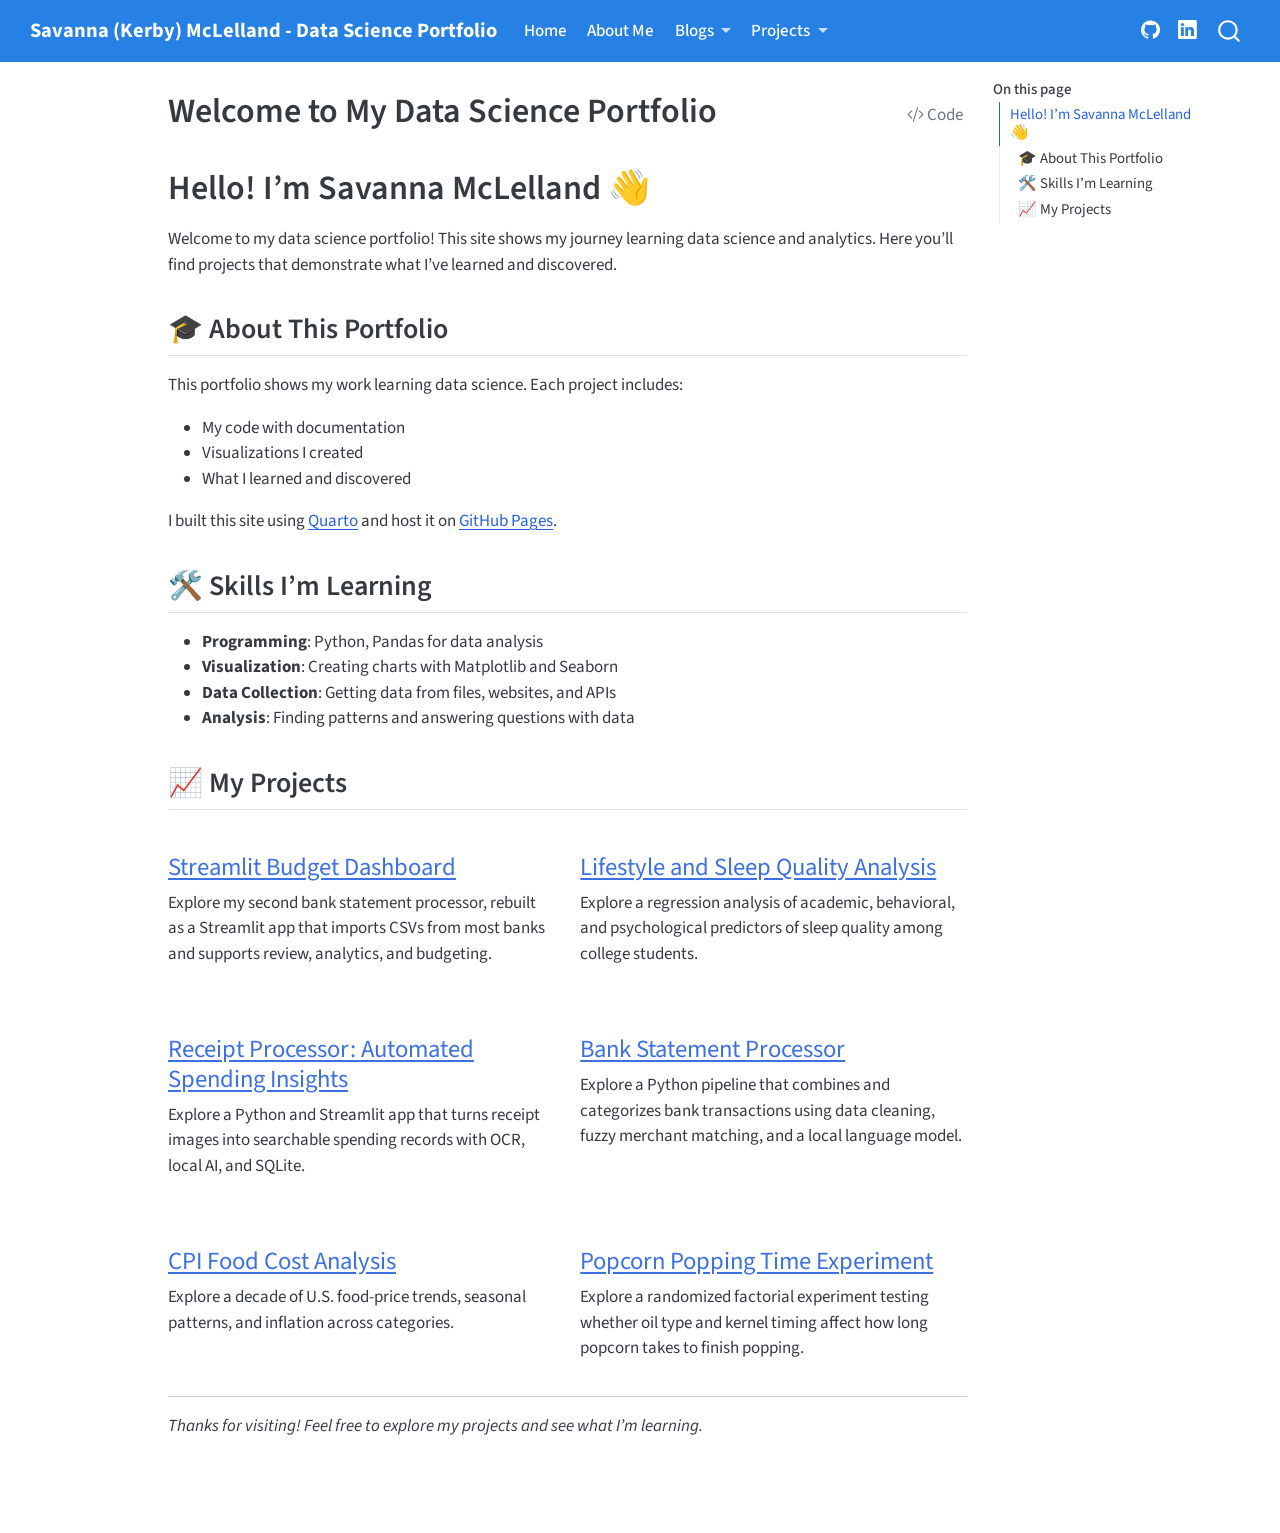
<file: docs/index.html>
<!DOCTYPE html>
<html xmlns="http://www.w3.org/1999/xhtml" lang="en" xml:lang="en"><head>

<meta charset="utf-8">
<meta name="generator" content="quarto-1.8.27">

<meta name="viewport" content="width=device-width, initial-scale=1.0, user-scalable=yes">


<title>Welcome to My Data Science Portfolio – Savanna (Kerby) McLelland - Data Science Portfolio</title>
<style>
code{white-space: pre-wrap;}
span.smallcaps{font-variant: small-caps;}
div.columns{display: flex; gap: min(4vw, 1.5em);}
div.column{flex: auto; overflow-x: auto;}
div.hanging-indent{margin-left: 1.5em; text-indent: -1.5em;}
ul.task-list{list-style: none;}
ul.task-list li input[type="checkbox"] {
  width: 0.8em;
  margin: 0 0.8em 0.2em -1em; /* quarto-specific, see https://github.com/quarto-dev/quarto-cli/issues/4556 */ 
  vertical-align: middle;
}
/* CSS for syntax highlighting */
html { -webkit-text-size-adjust: 100%; }
pre > code.sourceCode { white-space: pre; position: relative; }
pre > code.sourceCode > span { display: inline-block; line-height: 1.25; }
pre > code.sourceCode > span:empty { height: 1.2em; }
.sourceCode { overflow: visible; }
code.sourceCode > span { color: inherit; text-decoration: inherit; }
div.sourceCode { margin: 1em 0; }
pre.sourceCode { margin: 0; }
@media screen {
div.sourceCode { overflow: auto; }
}
@media print {
pre > code.sourceCode { white-space: pre-wrap; }
pre > code.sourceCode > span { text-indent: -5em; padding-left: 5em; }
}
pre.numberSource code
  { counter-reset: source-line 0; }
pre.numberSource code > span
  { position: relative; left: -4em; counter-increment: source-line; }
pre.numberSource code > span > a:first-child::before
  { content: counter(source-line);
    position: relative; left: -1em; text-align: right; vertical-align: baseline;
    border: none; display: inline-block;
    -webkit-touch-callout: none; -webkit-user-select: none;
    -khtml-user-select: none; -moz-user-select: none;
    -ms-user-select: none; user-select: none;
    padding: 0 4px; width: 4em;
  }
pre.numberSource { margin-left: 3em;  padding-left: 4px; }
div.sourceCode
  {   }
@media screen {
pre > code.sourceCode > span > a:first-child::before { text-decoration: underline; }
}
</style>


<script src="site_libs/quarto-nav/quarto-nav.js"></script>
<script src="site_libs/quarto-nav/headroom.min.js"></script>
<script src="site_libs/clipboard/clipboard.min.js"></script>
<script src="site_libs/quarto-search/autocomplete.umd.js"></script>
<script src="site_libs/quarto-search/fuse.min.js"></script>
<script src="site_libs/quarto-search/quarto-search.js"></script>
<meta name="quarto:offset" content="./">
<script src="site_libs/quarto-html/quarto.js" type="module"></script>
<script src="site_libs/quarto-html/tabsets/tabsets.js" type="module"></script>
<script src="site_libs/quarto-html/axe/axe-check.js" type="module"></script>
<script src="site_libs/quarto-html/popper.min.js"></script>
<script src="site_libs/quarto-html/tippy.umd.min.js"></script>
<script src="site_libs/quarto-html/anchor.min.js"></script>
<link href="site_libs/quarto-html/tippy.css" rel="stylesheet">
<link href="site_libs/quarto-html/quarto-syntax-highlighting-ed96de9b727972fe78a7b5d16c58bf87.css" rel="stylesheet" id="quarto-text-highlighting-styles">
<script src="site_libs/bootstrap/bootstrap.min.js"></script>
<link href="site_libs/bootstrap/bootstrap-icons.css" rel="stylesheet">
<link href="site_libs/bootstrap/bootstrap-029b10fc0dc652dab2ec1ac156c1a037.min.css" rel="stylesheet" append-hash="true" id="quarto-bootstrap" data-mode="light">
<script id="quarto-search-options" type="application/json">{
  "location": "navbar",
  "copy-button": false,
  "collapse-after": 3,
  "panel-placement": "end",
  "type": "overlay",
  "limit": 50,
  "keyboard-shortcut": [
    "f",
    "/",
    "s"
  ],
  "show-item-context": false,
  "language": {
    "search-no-results-text": "No results",
    "search-matching-documents-text": "matching documents",
    "search-copy-link-title": "Copy link to search",
    "search-hide-matches-text": "Hide additional matches",
    "search-more-match-text": "more match in this document",
    "search-more-matches-text": "more matches in this document",
    "search-clear-button-title": "Clear",
    "search-text-placeholder": "",
    "search-detached-cancel-button-title": "Cancel",
    "search-submit-button-title": "Submit",
    "search-label": "Search"
  }
}</script>


<link rel="stylesheet" href="styles.css">
</head>

<body class="nav-fixed quarto-light">

<div id="quarto-search-results"></div>
  <header id="quarto-header" class="headroom fixed-top">
    <nav class="navbar navbar-expand-lg " data-bs-theme="dark">
      <div class="navbar-container container-fluid">
      <div class="navbar-brand-container mx-auto">
    <a class="navbar-brand" href="./index.html">
    <span class="navbar-title">Savanna (Kerby) McLelland - Data Science Portfolio</span>
    </a>
  </div>
            <div id="quarto-search" class="" title="Search"></div>
          <button class="navbar-toggler" type="button" data-bs-toggle="collapse" data-bs-target="#navbarCollapse" aria-controls="navbarCollapse" role="menu" aria-expanded="false" aria-label="Toggle navigation" onclick="if (window.quartoToggleHeadroom) { window.quartoToggleHeadroom(); }">
  <span class="navbar-toggler-icon"></span>
</button>
          <div class="collapse navbar-collapse" id="navbarCollapse">
            <ul class="navbar-nav navbar-nav-scroll me-auto">
  <li class="nav-item">
    <a class="nav-link active" href="./index.html" aria-current="page"> 
<span class="menu-text">Home</span></a>
  </li>  
  <li class="nav-item">
    <a class="nav-link" href="./about.html"> 
<span class="menu-text">About Me</span></a>
  </li>  
  <li class="nav-item dropdown ">
    <a class="nav-link dropdown-toggle" href="#" id="nav-menu-blogs" role="link" data-bs-toggle="dropdown" aria-expanded="false">
 <span class="menu-text">Blogs</span>
    </a>
    <ul class="dropdown-menu" aria-labelledby="nav-menu-blogs">    
        <li>
    <a class="dropdown-item" href="./blogs/tutorial.html">
 <span class="dropdown-text">RapidFuzz in Python</span></a>
  </li>  
        <li>
    <a class="dropdown-item" href="./blogs/data-acquisition.html">
 <span class="dropdown-text">Bank Statement Processing</span></a>
  </li>  
    </ul>
  </li>
  <li class="nav-item dropdown ">
    <a class="nav-link dropdown-toggle" href="#" id="nav-menu-projects" role="link" data-bs-toggle="dropdown" aria-expanded="false">
 <span class="menu-text">Projects</span>
    </a>
    <ul class="dropdown-menu" aria-labelledby="nav-menu-projects">    
        <li>
    <a class="dropdown-item" href="./projects/index.html">
 <span class="dropdown-text">All Projects</span></a>
  </li>  
        <li><hr class="dropdown-divider"></li>
        <li>
    <a class="dropdown-item" href="./projects/streamlit-budget-dashboard.html">
 <span class="dropdown-text">Streamlit Budget Dashboard</span></a>
  </li>  
        <li>
    <a class="dropdown-item" href="./projects/sleep-quality.html">
 <span class="dropdown-text">Sleep Quality Analysis</span></a>
  </li>  
        <li>
    <a class="dropdown-item" href="./projects/receipt-processor.html">
 <span class="dropdown-text">Receipt Processor</span></a>
  </li>  
        <li>
    <a class="dropdown-item" href="./projects/bank-statement-processor.html">
 <span class="dropdown-text">Bank Statement Processor</span></a>
  </li>  
        <li>
    <a class="dropdown-item" href="./projects/cpi-food-cost-analysis.html">
 <span class="dropdown-text">CPI Food Cost Analysis</span></a>
  </li>  
        <li>
    <a class="dropdown-item" href="./projects/popcorn-experiment.html">
 <span class="dropdown-text">Popcorn Experiment</span></a>
  </li>  
    </ul>
  </li>
</ul>
            <ul class="navbar-nav navbar-nav-scroll ms-auto">
  <li class="nav-item compact">
    <a class="nav-link" href="https://github.com/Xapamma"> <i class="bi bi-github" role="img">
</i> 
<span class="menu-text"></span></a>
  </li>  
  <li class="nav-item compact">
    <a class="nav-link" href="https://www.linkedin.com/in/savanna-mclelland-8178b7206"> <i class="bi bi-linkedin" role="img">
</i> 
<span class="menu-text"></span></a>
  </li>  
</ul>
          </div> <!-- /navcollapse -->
            <div class="quarto-navbar-tools">
</div>
      </div> <!-- /container-fluid -->
    </nav>
</header>
<!-- content -->
<div id="quarto-content" class="quarto-container page-columns page-rows-contents page-layout-article page-navbar">
<!-- sidebar -->
<!-- margin-sidebar -->
    <div id="quarto-margin-sidebar" class="sidebar margin-sidebar">
        <nav id="TOC" role="doc-toc" class="toc-active">
    <h2 id="toc-title">On this page</h2>
   
  <ul>
  <li><a href="#hello-im-savanna-mclelland" id="toc-hello-im-savanna-mclelland" class="nav-link active" data-scroll-target="#hello-im-savanna-mclelland">Hello! I’m Savanna McLelland 👋</a>
  <ul class="collapse">
  <li><a href="#about-this-portfolio" id="toc-about-this-portfolio" class="nav-link" data-scroll-target="#about-this-portfolio">🎓 About This Portfolio</a></li>
  <li><a href="#skills-im-learning" id="toc-skills-im-learning" class="nav-link" data-scroll-target="#skills-im-learning">🛠️ Skills I’m Learning</a></li>
  <li><a href="#my-projects" id="toc-my-projects" class="nav-link" data-scroll-target="#my-projects">📈 My Projects</a></li>
  </ul></li>
  </ul>
</nav>
    </div>
<!-- main -->
<main class="content" id="quarto-document-content">

<header id="title-block-header" class="quarto-title-block default">
<div class="quarto-title">
<div class="quarto-title-block"><div><h1 class="title">Welcome to My Data Science Portfolio</h1><button type="button" class="btn code-tools-button" id="quarto-code-tools-source"><i class="bi"></i> Code</button></div></div>
</div>



<div class="quarto-title-meta">

    
  
    
  </div>
  


</header>


<section id="hello-im-savanna-mclelland" class="level1">
<h1>Hello! I’m Savanna McLelland 👋</h1>
<p>Welcome to my data science portfolio! This site shows my journey learning data science and analytics. Here you’ll find projects that demonstrate what I’ve learned and discovered.</p>
<section id="about-this-portfolio" class="level2">
<h2 class="anchored" data-anchor-id="about-this-portfolio">🎓 About This Portfolio</h2>
<p>This portfolio shows my work learning data science. Each project includes:</p>
<ul>
<li>My code with documentation</li>
<li>Visualizations I created</li>
<li>What I learned and discovered</li>
</ul>
<p>I built this site using <a href="https://quarto.org/">Quarto</a> and host it on <a href="https://pages.github.com/">GitHub Pages</a>.</p>
</section>
<section id="skills-im-learning" class="level2">
<h2 class="anchored" data-anchor-id="skills-im-learning">🛠️ Skills I’m Learning</h2>
<ul>
<li><strong>Programming</strong>: Python, Pandas for data analysis</li>
<li><strong>Visualization</strong>: Creating charts with Matplotlib and Seaborn</li>
<li><strong>Data Collection</strong>: Getting data from files, websites, and APIs</li>
<li><strong>Analysis</strong>: Finding patterns and answering questions with data</li>
</ul>
</section>
<section id="my-projects" class="level2">
<h2 class="anchored" data-anchor-id="my-projects">📈 My Projects</h2>
<div class="grid">
<section id="streamlit-budget-dashboard" class="level3 g-col-6">
<h3 class="anchored" data-anchor-id="streamlit-budget-dashboard"><a href="./projects/streamlit-budget-dashboard.html">Streamlit Budget Dashboard</a></h3>
<p>Explore my second bank statement processor, rebuilt as a Streamlit app that imports CSVs from most banks and supports review, analytics, and budgeting.</p>
</section>
<section id="lifestyle-and-sleep-quality-analysis" class="level3 g-col-6">
<h3 class="anchored" data-anchor-id="lifestyle-and-sleep-quality-analysis"><a href="./projects/sleep-quality.html">Lifestyle and Sleep Quality Analysis</a></h3>
<p>Explore a regression analysis of academic, behavioral, and psychological predictors of sleep quality among college students.</p>
</section>
<section id="receipt-processor-automated-spending-insights" class="level3 g-col-6">
<h3 class="anchored" data-anchor-id="receipt-processor-automated-spending-insights"><a href="./projects/receipt-processor.html">Receipt Processor: Automated Spending Insights</a></h3>
<p>Explore a Python and Streamlit app that turns receipt images into searchable spending records with OCR, local AI, and SQLite.</p>
</section>
<section id="bank-statement-processor" class="level3 g-col-6">
<h3 class="anchored" data-anchor-id="bank-statement-processor"><a href="./projects/bank-statement-processor.html">Bank Statement Processor</a></h3>
<p>Explore a Python pipeline that combines and categorizes bank transactions using data cleaning, fuzzy merchant matching, and a local language model.</p>
</section>
<section id="cpi-food-cost-analysis" class="level3 g-col-6">
<h3 class="anchored" data-anchor-id="cpi-food-cost-analysis"><a href="./projects/cpi-food-cost-analysis.html">CPI Food Cost Analysis</a></h3>
<p>Explore a decade of U.S. food-price trends, seasonal patterns, and inflation across categories.</p>
</section>
<section id="popcorn-popping-time-experiment" class="level3 g-col-6">
<h3 class="anchored" data-anchor-id="popcorn-popping-time-experiment"><a href="./projects/popcorn-experiment.html">Popcorn Popping Time Experiment</a></h3>
<p>Explore a randomized factorial experiment testing whether oil type and kernel timing affect how long popcorn takes to finish popping.</p>
</section>
</div>
<hr>
<p><em>Thanks for visiting! Feel free to explore my projects and see what I’m learning.</em></p>


<!-- -->

</section>
</section>

</main> <!-- /main -->
<script id="quarto-html-after-body" type="application/javascript">
  window.document.addEventListener("DOMContentLoaded", function (event) {
    const icon = "";
    const anchorJS = new window.AnchorJS();
    anchorJS.options = {
      placement: 'right',
      icon: icon
    };
    anchorJS.add('.anchored');
    const isCodeAnnotation = (el) => {
      for (const clz of el.classList) {
        if (clz.startsWith('code-annotation-')) {                     
          return true;
        }
      }
      return false;
    }
    const onCopySuccess = function(e) {
      // button target
      const button = e.trigger;
      // don't keep focus
      button.blur();
      // flash "checked"
      button.classList.add('code-copy-button-checked');
      var currentTitle = button.getAttribute("title");
      button.setAttribute("title", "Copied!");
      let tooltip;
      if (window.bootstrap) {
        button.setAttribute("data-bs-toggle", "tooltip");
        button.setAttribute("data-bs-placement", "left");
        button.setAttribute("data-bs-title", "Copied!");
        tooltip = new bootstrap.Tooltip(button, 
          { trigger: "manual", 
            customClass: "code-copy-button-tooltip",
            offset: [0, -8]});
        tooltip.show();    
      }
      setTimeout(function() {
        if (tooltip) {
          tooltip.hide();
          button.removeAttribute("data-bs-title");
          button.removeAttribute("data-bs-toggle");
          button.removeAttribute("data-bs-placement");
        }
        button.setAttribute("title", currentTitle);
        button.classList.remove('code-copy-button-checked');
      }, 1000);
      // clear code selection
      e.clearSelection();
    }
    const getTextToCopy = function(trigger) {
      const outerScaffold = trigger.parentElement.cloneNode(true);
      const codeEl = outerScaffold.querySelector('code');
      for (const childEl of codeEl.children) {
        if (isCodeAnnotation(childEl)) {
          childEl.remove();
        }
      }
      return codeEl.innerText;
    }
    const clipboard = new window.ClipboardJS('.code-copy-button:not([data-in-quarto-modal])', {
      text: getTextToCopy
    });
    clipboard.on('success', onCopySuccess);
    if (window.document.getElementById('quarto-embedded-source-code-modal')) {
      const clipboardModal = new window.ClipboardJS('.code-copy-button[data-in-quarto-modal]', {
        text: getTextToCopy,
        container: window.document.getElementById('quarto-embedded-source-code-modal')
      });
      clipboardModal.on('success', onCopySuccess);
    }
    const viewSource = window.document.getElementById('quarto-view-source') ||
                       window.document.getElementById('quarto-code-tools-source');
    if (viewSource) {
      const sourceUrl = viewSource.getAttribute("data-quarto-source-url");
      viewSource.addEventListener("click", function(e) {
        if (sourceUrl) {
          // rstudio viewer pane
          if (/\bcapabilities=\b/.test(window.location)) {
            window.open(sourceUrl);
          } else {
            window.location.href = sourceUrl;
          }
        } else {
          const modal = new bootstrap.Modal(document.getElementById('quarto-embedded-source-code-modal'));
          modal.show();
        }
        return false;
      });
    }
    function toggleCodeHandler(show) {
      return function(e) {
        const detailsSrc = window.document.querySelectorAll(".cell > details > .sourceCode");
        for (let i=0; i<detailsSrc.length; i++) {
          const details = detailsSrc[i].parentElement;
          if (show) {
            details.open = true;
          } else {
            details.removeAttribute("open");
          }
        }
        const cellCodeDivs = window.document.querySelectorAll(".cell > .sourceCode");
        const fromCls = show ? "hidden" : "unhidden";
        const toCls = show ? "unhidden" : "hidden";
        for (let i=0; i<cellCodeDivs.length; i++) {
          const codeDiv = cellCodeDivs[i];
          if (codeDiv.classList.contains(fromCls)) {
            codeDiv.classList.remove(fromCls);
            codeDiv.classList.add(toCls);
          } 
        }
        return false;
      }
    }
    const hideAllCode = window.document.getElementById("quarto-hide-all-code");
    if (hideAllCode) {
      hideAllCode.addEventListener("click", toggleCodeHandler(false));
    }
    const showAllCode = window.document.getElementById("quarto-show-all-code");
    if (showAllCode) {
      showAllCode.addEventListener("click", toggleCodeHandler(true));
    }
      var localhostRegex = new RegExp(/^(?:http|https):\/\/localhost\:?[0-9]*\//);
      var mailtoRegex = new RegExp(/^mailto:/);
        var filterRegex = new RegExp('/' + window.location.host + '/');
      var isInternal = (href) => {
          return filterRegex.test(href) || localhostRegex.test(href) || mailtoRegex.test(href);
      }
      // Inspect non-navigation links and adorn them if external
     var links = window.document.querySelectorAll('a[href]:not(.nav-link):not(.navbar-brand):not(.toc-action):not(.sidebar-link):not(.sidebar-item-toggle):not(.pagination-link):not(.no-external):not([aria-hidden]):not(.dropdown-item):not(.quarto-navigation-tool):not(.about-link)');
      for (var i=0; i<links.length; i++) {
        const link = links[i];
        if (!isInternal(link.href)) {
          // undo the damage that might have been done by quarto-nav.js in the case of
          // links that we want to consider external
          if (link.dataset.originalHref !== undefined) {
            link.href = link.dataset.originalHref;
          }
        }
      }
    function tippyHover(el, contentFn, onTriggerFn, onUntriggerFn) {
      const config = {
        allowHTML: true,
        maxWidth: 500,
        delay: 100,
        arrow: false,
        appendTo: function(el) {
            return el.parentElement;
        },
        interactive: true,
        interactiveBorder: 10,
        theme: 'quarto',
        placement: 'bottom-start',
      };
      if (contentFn) {
        config.content = contentFn;
      }
      if (onTriggerFn) {
        config.onTrigger = onTriggerFn;
      }
      if (onUntriggerFn) {
        config.onUntrigger = onUntriggerFn;
      }
      window.tippy(el, config); 
    }
    const noterefs = window.document.querySelectorAll('a[role="doc-noteref"]');
    for (var i=0; i<noterefs.length; i++) {
      const ref = noterefs[i];
      tippyHover(ref, function() {
        // use id or data attribute instead here
        let href = ref.getAttribute('data-footnote-href') || ref.getAttribute('href');
        try { href = new URL(href).hash; } catch {}
        const id = href.replace(/^#\/?/, "");
        const note = window.document.getElementById(id);
        if (note) {
          return note.innerHTML;
        } else {
          return "";
        }
      });
    }
    const xrefs = window.document.querySelectorAll('a.quarto-xref');
    const processXRef = (id, note) => {
      // Strip column container classes
      const stripColumnClz = (el) => {
        el.classList.remove("page-full", "page-columns");
        if (el.children) {
          for (const child of el.children) {
            stripColumnClz(child);
          }
        }
      }
      stripColumnClz(note)
      if (id === null || id.startsWith('sec-')) {
        // Special case sections, only their first couple elements
        const container = document.createElement("div");
        if (note.children && note.children.length > 2) {
          container.appendChild(note.children[0].cloneNode(true));
          for (let i = 1; i < note.children.length; i++) {
            const child = note.children[i];
            if (child.tagName === "P" && child.innerText === "") {
              continue;
            } else {
              container.appendChild(child.cloneNode(true));
              break;
            }
          }
          if (window.Quarto?.typesetMath) {
            window.Quarto.typesetMath(container);
          }
          return container.innerHTML
        } else {
          if (window.Quarto?.typesetMath) {
            window.Quarto.typesetMath(note);
          }
          return note.innerHTML;
        }
      } else {
        // Remove any anchor links if they are present
        const anchorLink = note.querySelector('a.anchorjs-link');
        if (anchorLink) {
          anchorLink.remove();
        }
        if (window.Quarto?.typesetMath) {
          window.Quarto.typesetMath(note);
        }
        if (note.classList.contains("callout")) {
          return note.outerHTML;
        } else {
          return note.innerHTML;
        }
      }
    }
    for (var i=0; i<xrefs.length; i++) {
      const xref = xrefs[i];
      tippyHover(xref, undefined, function(instance) {
        instance.disable();
        let url = xref.getAttribute('href');
        let hash = undefined; 
        if (url.startsWith('#')) {
          hash = url;
        } else {
          try { hash = new URL(url).hash; } catch {}
        }
        if (hash) {
          const id = hash.replace(/^#\/?/, "");
          const note = window.document.getElementById(id);
          if (note !== null) {
            try {
              const html = processXRef(id, note.cloneNode(true));
              instance.setContent(html);
            } finally {
              instance.enable();
              instance.show();
            }
          } else {
            // See if we can fetch this
            fetch(url.split('#')[0])
            .then(res => res.text())
            .then(html => {
              const parser = new DOMParser();
              const htmlDoc = parser.parseFromString(html, "text/html");
              const note = htmlDoc.getElementById(id);
              if (note !== null) {
                const html = processXRef(id, note);
                instance.setContent(html);
              } 
            }).finally(() => {
              instance.enable();
              instance.show();
            });
          }
        } else {
          // See if we can fetch a full url (with no hash to target)
          // This is a special case and we should probably do some content thinning / targeting
          fetch(url)
          .then(res => res.text())
          .then(html => {
            const parser = new DOMParser();
            const htmlDoc = parser.parseFromString(html, "text/html");
            const note = htmlDoc.querySelector('main.content');
            if (note !== null) {
              // This should only happen for chapter cross references
              // (since there is no id in the URL)
              // remove the first header
              if (note.children.length > 0 && note.children[0].tagName === "HEADER") {
                note.children[0].remove();
              }
              const html = processXRef(null, note);
              instance.setContent(html);
            } 
          }).finally(() => {
            instance.enable();
            instance.show();
          });
        }
      }, function(instance) {
      });
    }
        let selectedAnnoteEl;
        const selectorForAnnotation = ( cell, annotation) => {
          let cellAttr = 'data-code-cell="' + cell + '"';
          let lineAttr = 'data-code-annotation="' +  annotation + '"';
          const selector = 'span[' + cellAttr + '][' + lineAttr + ']';
          return selector;
        }
        const selectCodeLines = (annoteEl) => {
          const doc = window.document;
          const targetCell = annoteEl.getAttribute("data-target-cell");
          const targetAnnotation = annoteEl.getAttribute("data-target-annotation");
          const annoteSpan = window.document.querySelector(selectorForAnnotation(targetCell, targetAnnotation));
          const lines = annoteSpan.getAttribute("data-code-lines").split(",");
          const lineIds = lines.map((line) => {
            return targetCell + "-" + line;
          })
          let top = null;
          let height = null;
          let parent = null;
          if (lineIds.length > 0) {
              //compute the position of the single el (top and bottom and make a div)
              const el = window.document.getElementById(lineIds[0]);
              top = el.offsetTop;
              height = el.offsetHeight;
              parent = el.parentElement.parentElement;
            if (lineIds.length > 1) {
              const lastEl = window.document.getElementById(lineIds[lineIds.length - 1]);
              const bottom = lastEl.offsetTop + lastEl.offsetHeight;
              height = bottom - top;
            }
            if (top !== null && height !== null && parent !== null) {
              // cook up a div (if necessary) and position it 
              let div = window.document.getElementById("code-annotation-line-highlight");
              if (div === null) {
                div = window.document.createElement("div");
                div.setAttribute("id", "code-annotation-line-highlight");
                div.style.position = 'absolute';
                parent.appendChild(div);
              }
              div.style.top = top - 2 + "px";
              div.style.height = height + 4 + "px";
              div.style.left = 0;
              let gutterDiv = window.document.getElementById("code-annotation-line-highlight-gutter");
              if (gutterDiv === null) {
                gutterDiv = window.document.createElement("div");
                gutterDiv.setAttribute("id", "code-annotation-line-highlight-gutter");
                gutterDiv.style.position = 'absolute';
                const codeCell = window.document.getElementById(targetCell);
                const gutter = codeCell.querySelector('.code-annotation-gutter');
                gutter.appendChild(gutterDiv);
              }
              gutterDiv.style.top = top - 2 + "px";
              gutterDiv.style.height = height + 4 + "px";
            }
            selectedAnnoteEl = annoteEl;
          }
        };
        const unselectCodeLines = () => {
          const elementsIds = ["code-annotation-line-highlight", "code-annotation-line-highlight-gutter"];
          elementsIds.forEach((elId) => {
            const div = window.document.getElementById(elId);
            if (div) {
              div.remove();
            }
          });
          selectedAnnoteEl = undefined;
        };
          // Handle positioning of the toggle
      window.addEventListener(
        "resize",
        throttle(() => {
          elRect = undefined;
          if (selectedAnnoteEl) {
            selectCodeLines(selectedAnnoteEl);
          }
        }, 10)
      );
      function throttle(fn, ms) {
      let throttle = false;
      let timer;
        return (...args) => {
          if(!throttle) { // first call gets through
              fn.apply(this, args);
              throttle = true;
          } else { // all the others get throttled
              if(timer) clearTimeout(timer); // cancel #2
              timer = setTimeout(() => {
                fn.apply(this, args);
                timer = throttle = false;
              }, ms);
          }
        };
      }
        // Attach click handler to the DT
        const annoteDls = window.document.querySelectorAll('dt[data-target-cell]');
        for (const annoteDlNode of annoteDls) {
          annoteDlNode.addEventListener('click', (event) => {
            const clickedEl = event.target;
            if (clickedEl !== selectedAnnoteEl) {
              unselectCodeLines();
              const activeEl = window.document.querySelector('dt[data-target-cell].code-annotation-active');
              if (activeEl) {
                activeEl.classList.remove('code-annotation-active');
              }
              selectCodeLines(clickedEl);
              clickedEl.classList.add('code-annotation-active');
            } else {
              // Unselect the line
              unselectCodeLines();
              clickedEl.classList.remove('code-annotation-active');
            }
          });
        }
    const findCites = (el) => {
      const parentEl = el.parentElement;
      if (parentEl) {
        const cites = parentEl.dataset.cites;
        if (cites) {
          return {
            el,
            cites: cites.split(' ')
          };
        } else {
          return findCites(el.parentElement)
        }
      } else {
        return undefined;
      }
    };
    var bibliorefs = window.document.querySelectorAll('a[role="doc-biblioref"]');
    for (var i=0; i<bibliorefs.length; i++) {
      const ref = bibliorefs[i];
      const citeInfo = findCites(ref);
      if (citeInfo) {
        tippyHover(citeInfo.el, function() {
          var popup = window.document.createElement('div');
          citeInfo.cites.forEach(function(cite) {
            var citeDiv = window.document.createElement('div');
            citeDiv.classList.add('hanging-indent');
            citeDiv.classList.add('csl-entry');
            var biblioDiv = window.document.getElementById('ref-' + cite);
            if (biblioDiv) {
              citeDiv.innerHTML = biblioDiv.innerHTML;
            }
            popup.appendChild(citeDiv);
          });
          return popup.innerHTML;
        });
      }
    }
  });
  </script><div class="modal fade" id="quarto-embedded-source-code-modal" tabindex="-1" aria-labelledby="quarto-embedded-source-code-modal-label" aria-hidden="true"><div class="modal-dialog modal-dialog-scrollable"><div class="modal-content"><div class="modal-header"><h5 class="modal-title" id="quarto-embedded-source-code-modal-label">Source Code</h5><button class="btn-close" data-bs-dismiss="modal"></button></div><div class="modal-body"><div class="">
<div class="code-copy-outer-scaffold"><div class="sourceCode" id="cb1" data-shortcodes="false"><pre class="sourceCode markdown code-with-copy"><code class="sourceCode markdown"><span id="cb1-1"><a href="#cb1-1" aria-hidden="true" tabindex="-1"></a><span class="co">---</span></span>
<span id="cb1-2"><a href="#cb1-2" aria-hidden="true" tabindex="-1"></a><span class="an">title:</span><span class="co"> "Welcome to My Data Science Portfolio"</span></span>
<span id="cb1-3"><a href="#cb1-3" aria-hidden="true" tabindex="-1"></a><span class="co">---</span></span>
<span id="cb1-4"><a href="#cb1-4" aria-hidden="true" tabindex="-1"></a></span>
<span id="cb1-5"><a href="#cb1-5" aria-hidden="true" tabindex="-1"></a><span class="fu"># Hello! I'm Savanna McLelland 👋</span></span>
<span id="cb1-6"><a href="#cb1-6" aria-hidden="true" tabindex="-1"></a></span>
<span id="cb1-7"><a href="#cb1-7" aria-hidden="true" tabindex="-1"></a>Welcome to my data science portfolio! This site shows my journey learning data science and analytics. Here you'll find projects that demonstrate what I've learned and discovered.</span>
<span id="cb1-8"><a href="#cb1-8" aria-hidden="true" tabindex="-1"></a></span>
<span id="cb1-9"><a href="#cb1-9" aria-hidden="true" tabindex="-1"></a><span class="fu">## 🎓 About This Portfolio</span></span>
<span id="cb1-10"><a href="#cb1-10" aria-hidden="true" tabindex="-1"></a></span>
<span id="cb1-11"><a href="#cb1-11" aria-hidden="true" tabindex="-1"></a>This portfolio shows my work learning data science. Each project includes:</span>
<span id="cb1-12"><a href="#cb1-12" aria-hidden="true" tabindex="-1"></a></span>
<span id="cb1-13"><a href="#cb1-13" aria-hidden="true" tabindex="-1"></a><span class="ss">- </span>My code with documentation</span>
<span id="cb1-14"><a href="#cb1-14" aria-hidden="true" tabindex="-1"></a><span class="ss">- </span>Visualizations I created</span>
<span id="cb1-15"><a href="#cb1-15" aria-hidden="true" tabindex="-1"></a><span class="ss">- </span>What I learned and discovered</span>
<span id="cb1-16"><a href="#cb1-16" aria-hidden="true" tabindex="-1"></a></span>
<span id="cb1-17"><a href="#cb1-17" aria-hidden="true" tabindex="-1"></a>I built this site using <span class="co">[</span><span class="ot">Quarto</span><span class="co">](https://quarto.org/)</span> and host it on <span class="co">[</span><span class="ot">GitHub Pages</span><span class="co">](https://pages.github.com/)</span>.</span>
<span id="cb1-18"><a href="#cb1-18" aria-hidden="true" tabindex="-1"></a></span>
<span id="cb1-19"><a href="#cb1-19" aria-hidden="true" tabindex="-1"></a><span class="fu">## 🛠️ Skills I'm Learning</span></span>
<span id="cb1-20"><a href="#cb1-20" aria-hidden="true" tabindex="-1"></a></span>
<span id="cb1-21"><a href="#cb1-21" aria-hidden="true" tabindex="-1"></a><span class="ss">- </span>**Programming**: Python, Pandas for data analysis</span>
<span id="cb1-22"><a href="#cb1-22" aria-hidden="true" tabindex="-1"></a><span class="ss">- </span>**Visualization**: Creating charts with Matplotlib and Seaborn</span>
<span id="cb1-23"><a href="#cb1-23" aria-hidden="true" tabindex="-1"></a><span class="ss">- </span>**Data Collection**: Getting data from files, websites, and APIs</span>
<span id="cb1-24"><a href="#cb1-24" aria-hidden="true" tabindex="-1"></a><span class="ss">- </span>**Analysis**: Finding patterns and answering questions with data</span>
<span id="cb1-25"><a href="#cb1-25" aria-hidden="true" tabindex="-1"></a></span>
<span id="cb1-26"><a href="#cb1-26" aria-hidden="true" tabindex="-1"></a><span class="fu">## 📈 My Projects</span></span>
<span id="cb1-27"><a href="#cb1-27" aria-hidden="true" tabindex="-1"></a></span>
<span id="cb1-28"><a href="#cb1-28" aria-hidden="true" tabindex="-1"></a>::: {.grid}</span>
<span id="cb1-29"><a href="#cb1-29" aria-hidden="true" tabindex="-1"></a></span>
<span id="cb1-30"><a href="#cb1-30" aria-hidden="true" tabindex="-1"></a>::: {.g-col-6}</span>
<span id="cb1-31"><a href="#cb1-31" aria-hidden="true" tabindex="-1"></a><span class="fu">### [Streamlit Budget Dashboard](projects/streamlit-budget-dashboard.qmd)</span></span>
<span id="cb1-32"><a href="#cb1-32" aria-hidden="true" tabindex="-1"></a>Explore my second bank statement processor, rebuilt as a Streamlit app that</span>
<span id="cb1-33"><a href="#cb1-33" aria-hidden="true" tabindex="-1"></a>imports CSVs from most banks and supports review, analytics, and budgeting.</span>
<span id="cb1-34"><a href="#cb1-34" aria-hidden="true" tabindex="-1"></a>:::</span>
<span id="cb1-35"><a href="#cb1-35" aria-hidden="true" tabindex="-1"></a></span>
<span id="cb1-36"><a href="#cb1-36" aria-hidden="true" tabindex="-1"></a>::: {.g-col-6}</span>
<span id="cb1-37"><a href="#cb1-37" aria-hidden="true" tabindex="-1"></a><span class="fu">### [Lifestyle and Sleep Quality Analysis](projects/sleep-quality.qmd)</span></span>
<span id="cb1-38"><a href="#cb1-38" aria-hidden="true" tabindex="-1"></a>Explore a regression analysis of academic, behavioral, and psychological</span>
<span id="cb1-39"><a href="#cb1-39" aria-hidden="true" tabindex="-1"></a>predictors of sleep quality among college students.</span>
<span id="cb1-40"><a href="#cb1-40" aria-hidden="true" tabindex="-1"></a>:::</span>
<span id="cb1-41"><a href="#cb1-41" aria-hidden="true" tabindex="-1"></a></span>
<span id="cb1-42"><a href="#cb1-42" aria-hidden="true" tabindex="-1"></a>::: {.g-col-6}</span>
<span id="cb1-43"><a href="#cb1-43" aria-hidden="true" tabindex="-1"></a><span class="fu">### [Receipt Processor: Automated Spending Insights](projects/receipt-processor.qmd)</span></span>
<span id="cb1-44"><a href="#cb1-44" aria-hidden="true" tabindex="-1"></a>Explore a Python and Streamlit app that turns receipt images into searchable</span>
<span id="cb1-45"><a href="#cb1-45" aria-hidden="true" tabindex="-1"></a>spending records with OCR, local AI, and SQLite.</span>
<span id="cb1-46"><a href="#cb1-46" aria-hidden="true" tabindex="-1"></a>:::</span>
<span id="cb1-47"><a href="#cb1-47" aria-hidden="true" tabindex="-1"></a></span>
<span id="cb1-48"><a href="#cb1-48" aria-hidden="true" tabindex="-1"></a>::: {.g-col-6}</span>
<span id="cb1-49"><a href="#cb1-49" aria-hidden="true" tabindex="-1"></a><span class="fu">### [Bank Statement Processor](projects/bank-statement-processor.qmd)</span></span>
<span id="cb1-50"><a href="#cb1-50" aria-hidden="true" tabindex="-1"></a>Explore a Python pipeline that combines and categorizes bank transactions</span>
<span id="cb1-51"><a href="#cb1-51" aria-hidden="true" tabindex="-1"></a>using data cleaning, fuzzy merchant matching, and a local language model.</span>
<span id="cb1-52"><a href="#cb1-52" aria-hidden="true" tabindex="-1"></a>:::</span>
<span id="cb1-53"><a href="#cb1-53" aria-hidden="true" tabindex="-1"></a></span>
<span id="cb1-54"><a href="#cb1-54" aria-hidden="true" tabindex="-1"></a>::: {.g-col-6}</span>
<span id="cb1-55"><a href="#cb1-55" aria-hidden="true" tabindex="-1"></a><span class="fu">### [CPI Food Cost Analysis](projects/cpi-food-cost-analysis.qmd)</span></span>
<span id="cb1-56"><a href="#cb1-56" aria-hidden="true" tabindex="-1"></a>Explore a decade of U.S. food-price trends, seasonal patterns, and inflation</span>
<span id="cb1-57"><a href="#cb1-57" aria-hidden="true" tabindex="-1"></a>across categories.</span>
<span id="cb1-58"><a href="#cb1-58" aria-hidden="true" tabindex="-1"></a>:::</span>
<span id="cb1-59"><a href="#cb1-59" aria-hidden="true" tabindex="-1"></a></span>
<span id="cb1-60"><a href="#cb1-60" aria-hidden="true" tabindex="-1"></a>::: {.g-col-6}</span>
<span id="cb1-61"><a href="#cb1-61" aria-hidden="true" tabindex="-1"></a><span class="fu">### [Popcorn Popping Time Experiment](projects/popcorn-experiment.qmd)</span></span>
<span id="cb1-62"><a href="#cb1-62" aria-hidden="true" tabindex="-1"></a>Explore a randomized factorial experiment testing whether oil type and kernel</span>
<span id="cb1-63"><a href="#cb1-63" aria-hidden="true" tabindex="-1"></a>timing affect how long popcorn takes to finish popping.</span>
<span id="cb1-64"><a href="#cb1-64" aria-hidden="true" tabindex="-1"></a>:::</span>
<span id="cb1-65"><a href="#cb1-65" aria-hidden="true" tabindex="-1"></a></span>
<span id="cb1-66"><a href="#cb1-66" aria-hidden="true" tabindex="-1"></a>:::</span>
<span id="cb1-67"><a href="#cb1-67" aria-hidden="true" tabindex="-1"></a></span>
<span id="cb1-68"><a href="#cb1-68" aria-hidden="true" tabindex="-1"></a>---</span>
<span id="cb1-69"><a href="#cb1-69" aria-hidden="true" tabindex="-1"></a></span>
<span id="cb1-70"><a href="#cb1-70" aria-hidden="true" tabindex="-1"></a>*Thanks for visiting! Feel free to explore my projects and see what I'm learning.*</span></code></pre></div><button title="Copy to Clipboard" class="code-copy-button" data-in-quarto-modal=""><i class="bi"></i></button></div>
</div></div></div></div></div>
</div> <!-- /content -->




</body></html>
</file>
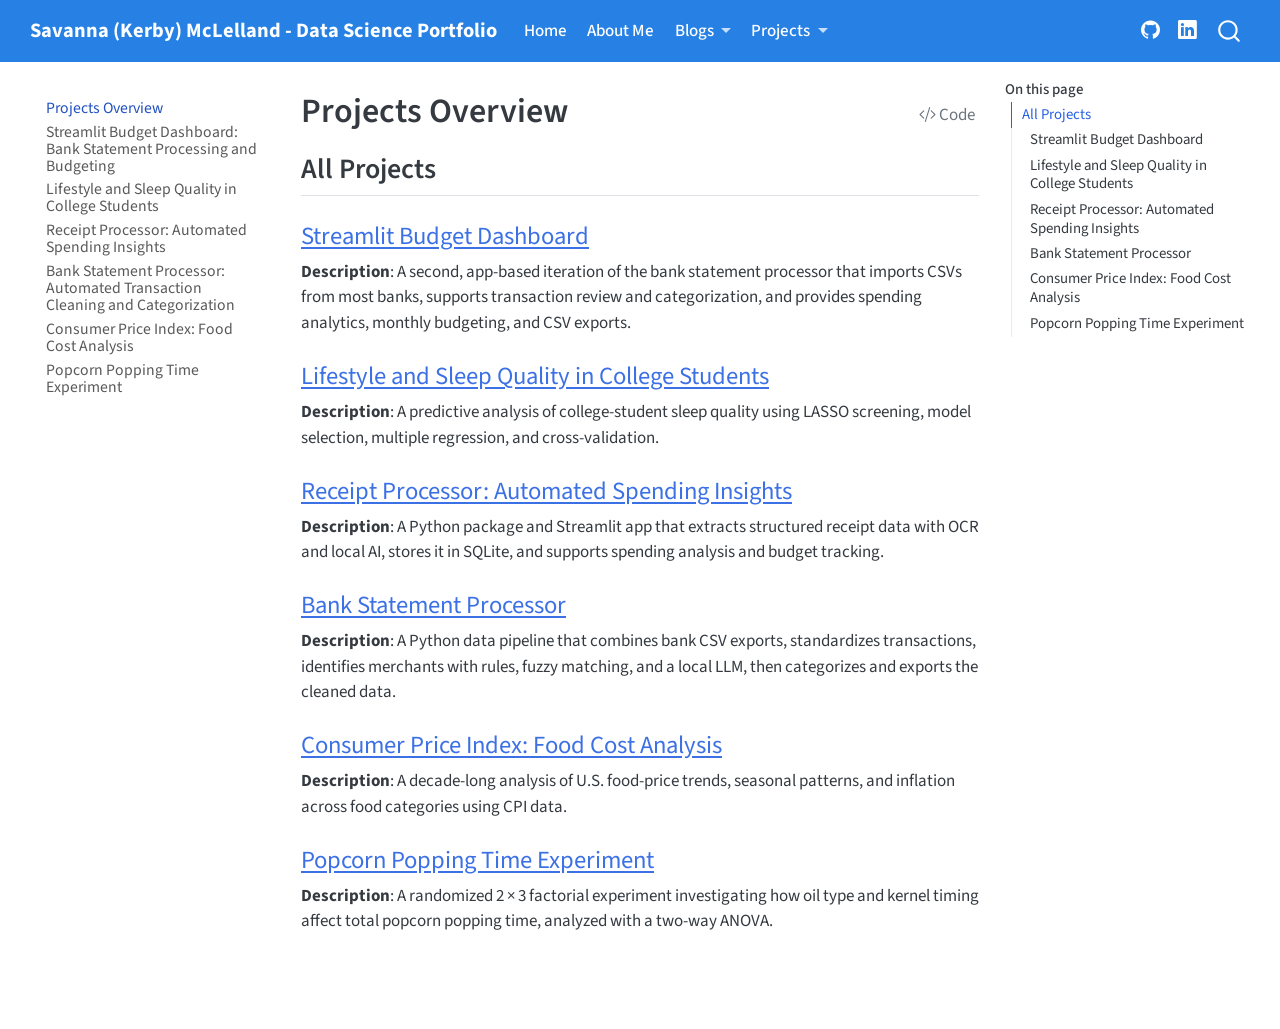
<file: docs/projects/index.html>
<!DOCTYPE html>
<html xmlns="http://www.w3.org/1999/xhtml" lang="en" xml:lang="en"><head>

<meta charset="utf-8">
<meta name="generator" content="quarto-1.8.27">

<meta name="viewport" content="width=device-width, initial-scale=1.0, user-scalable=yes">


<title>Projects Overview – Savanna (Kerby) McLelland - Data Science Portfolio</title>
<style>
code{white-space: pre-wrap;}
span.smallcaps{font-variant: small-caps;}
div.columns{display: flex; gap: min(4vw, 1.5em);}
div.column{flex: auto; overflow-x: auto;}
div.hanging-indent{margin-left: 1.5em; text-indent: -1.5em;}
ul.task-list{list-style: none;}
ul.task-list li input[type="checkbox"] {
  width: 0.8em;
  margin: 0 0.8em 0.2em -1em; /* quarto-specific, see https://github.com/quarto-dev/quarto-cli/issues/4556 */ 
  vertical-align: middle;
}
/* CSS for syntax highlighting */
html { -webkit-text-size-adjust: 100%; }
pre > code.sourceCode { white-space: pre; position: relative; }
pre > code.sourceCode > span { display: inline-block; line-height: 1.25; }
pre > code.sourceCode > span:empty { height: 1.2em; }
.sourceCode { overflow: visible; }
code.sourceCode > span { color: inherit; text-decoration: inherit; }
div.sourceCode { margin: 1em 0; }
pre.sourceCode { margin: 0; }
@media screen {
div.sourceCode { overflow: auto; }
}
@media print {
pre > code.sourceCode { white-space: pre-wrap; }
pre > code.sourceCode > span { text-indent: -5em; padding-left: 5em; }
}
pre.numberSource code
  { counter-reset: source-line 0; }
pre.numberSource code > span
  { position: relative; left: -4em; counter-increment: source-line; }
pre.numberSource code > span > a:first-child::before
  { content: counter(source-line);
    position: relative; left: -1em; text-align: right; vertical-align: baseline;
    border: none; display: inline-block;
    -webkit-touch-callout: none; -webkit-user-select: none;
    -khtml-user-select: none; -moz-user-select: none;
    -ms-user-select: none; user-select: none;
    padding: 0 4px; width: 4em;
  }
pre.numberSource { margin-left: 3em;  padding-left: 4px; }
div.sourceCode
  {   }
@media screen {
pre > code.sourceCode > span > a:first-child::before { text-decoration: underline; }
}
</style>


<script src="../site_libs/quarto-nav/quarto-nav.js"></script>
<script src="../site_libs/quarto-nav/headroom.min.js"></script>
<script src="../site_libs/clipboard/clipboard.min.js"></script>
<script src="../site_libs/quarto-search/autocomplete.umd.js"></script>
<script src="../site_libs/quarto-search/fuse.min.js"></script>
<script src="../site_libs/quarto-search/quarto-search.js"></script>
<meta name="quarto:offset" content="../">
<script src="../site_libs/quarto-html/quarto.js" type="module"></script>
<script src="../site_libs/quarto-html/tabsets/tabsets.js" type="module"></script>
<script src="../site_libs/quarto-html/axe/axe-check.js" type="module"></script>
<script src="../site_libs/quarto-html/popper.min.js"></script>
<script src="../site_libs/quarto-html/tippy.umd.min.js"></script>
<script src="../site_libs/quarto-html/anchor.min.js"></script>
<link href="../site_libs/quarto-html/tippy.css" rel="stylesheet">
<link href="../site_libs/quarto-html/quarto-syntax-highlighting-ed96de9b727972fe78a7b5d16c58bf87.css" rel="stylesheet" id="quarto-text-highlighting-styles">
<script src="../site_libs/bootstrap/bootstrap.min.js"></script>
<link href="../site_libs/bootstrap/bootstrap-icons.css" rel="stylesheet">
<link href="../site_libs/bootstrap/bootstrap-029b10fc0dc652dab2ec1ac156c1a037.min.css" rel="stylesheet" append-hash="true" id="quarto-bootstrap" data-mode="light">
<script id="quarto-search-options" type="application/json">{
  "location": "navbar",
  "copy-button": false,
  "collapse-after": 3,
  "panel-placement": "end",
  "type": "overlay",
  "limit": 50,
  "keyboard-shortcut": [
    "f",
    "/",
    "s"
  ],
  "show-item-context": false,
  "language": {
    "search-no-results-text": "No results",
    "search-matching-documents-text": "matching documents",
    "search-copy-link-title": "Copy link to search",
    "search-hide-matches-text": "Hide additional matches",
    "search-more-match-text": "more match in this document",
    "search-more-matches-text": "more matches in this document",
    "search-clear-button-title": "Clear",
    "search-text-placeholder": "",
    "search-detached-cancel-button-title": "Cancel",
    "search-submit-button-title": "Submit",
    "search-label": "Search"
  }
}</script>


<link rel="stylesheet" href="../styles.css">
</head>

<body class="nav-sidebar floating nav-fixed quarto-light">

<div id="quarto-search-results"></div>
  <header id="quarto-header" class="headroom fixed-top">
    <nav class="navbar navbar-expand-lg " data-bs-theme="dark">
      <div class="navbar-container container-fluid">
      <div class="navbar-brand-container mx-auto">
    <a class="navbar-brand" href="../index.html">
    <span class="navbar-title">Savanna (Kerby) McLelland - Data Science Portfolio</span>
    </a>
  </div>
            <div id="quarto-search" class="" title="Search"></div>
          <button class="navbar-toggler" type="button" data-bs-toggle="collapse" data-bs-target="#navbarCollapse" aria-controls="navbarCollapse" role="menu" aria-expanded="false" aria-label="Toggle navigation" onclick="if (window.quartoToggleHeadroom) { window.quartoToggleHeadroom(); }">
  <span class="navbar-toggler-icon"></span>
</button>
          <div class="collapse navbar-collapse" id="navbarCollapse">
            <ul class="navbar-nav navbar-nav-scroll me-auto">
  <li class="nav-item">
    <a class="nav-link" href="../index.html"> 
<span class="menu-text">Home</span></a>
  </li>  
  <li class="nav-item">
    <a class="nav-link" href="../about.html"> 
<span class="menu-text">About Me</span></a>
  </li>  
  <li class="nav-item dropdown ">
    <a class="nav-link dropdown-toggle" href="#" id="nav-menu-blogs" role="link" data-bs-toggle="dropdown" aria-expanded="false">
 <span class="menu-text">Blogs</span>
    </a>
    <ul class="dropdown-menu" aria-labelledby="nav-menu-blogs">    
        <li>
    <a class="dropdown-item" href="../blogs/tutorial.html">
 <span class="dropdown-text">RapidFuzz in Python</span></a>
  </li>  
        <li>
    <a class="dropdown-item" href="../blogs/data-acquisition.html">
 <span class="dropdown-text">Bank Statement Processing</span></a>
  </li>  
    </ul>
  </li>
  <li class="nav-item dropdown ">
    <a class="nav-link dropdown-toggle" href="#" id="nav-menu-projects" role="link" data-bs-toggle="dropdown" aria-expanded="false">
 <span class="menu-text">Projects</span>
    </a>
    <ul class="dropdown-menu" aria-labelledby="nav-menu-projects">    
        <li>
    <a class="dropdown-item" href="../projects/index.html">
 <span class="dropdown-text">All Projects</span></a>
  </li>  
        <li><hr class="dropdown-divider"></li>
        <li>
    <a class="dropdown-item" href="../projects/streamlit-budget-dashboard.html">
 <span class="dropdown-text">Streamlit Budget Dashboard</span></a>
  </li>  
        <li>
    <a class="dropdown-item" href="../projects/sleep-quality.html">
 <span class="dropdown-text">Sleep Quality Analysis</span></a>
  </li>  
        <li>
    <a class="dropdown-item" href="../projects/receipt-processor.html">
 <span class="dropdown-text">Receipt Processor</span></a>
  </li>  
        <li>
    <a class="dropdown-item" href="../projects/bank-statement-processor.html">
 <span class="dropdown-text">Bank Statement Processor</span></a>
  </li>  
        <li>
    <a class="dropdown-item" href="../projects/cpi-food-cost-analysis.html">
 <span class="dropdown-text">CPI Food Cost Analysis</span></a>
  </li>  
        <li>
    <a class="dropdown-item" href="../projects/popcorn-experiment.html">
 <span class="dropdown-text">Popcorn Experiment</span></a>
  </li>  
    </ul>
  </li>
</ul>
            <ul class="navbar-nav navbar-nav-scroll ms-auto">
  <li class="nav-item compact">
    <a class="nav-link" href="https://github.com/Xapamma"> <i class="bi bi-github" role="img">
</i> 
<span class="menu-text"></span></a>
  </li>  
  <li class="nav-item compact">
    <a class="nav-link" href="https://www.linkedin.com/in/savanna-mclelland-8178b7206"> <i class="bi bi-linkedin" role="img">
</i> 
<span class="menu-text"></span></a>
  </li>  
</ul>
          </div> <!-- /navcollapse -->
            <div class="quarto-navbar-tools">
</div>
      </div> <!-- /container-fluid -->
    </nav>
  <nav class="quarto-secondary-nav">
    <div class="container-fluid d-flex">
      <button type="button" class="quarto-btn-toggle btn" data-bs-toggle="collapse" role="button" data-bs-target=".quarto-sidebar-collapse-item" aria-controls="quarto-sidebar" aria-expanded="false" aria-label="Toggle sidebar navigation" onclick="if (window.quartoToggleHeadroom) { window.quartoToggleHeadroom(); }">
        <i class="bi bi-layout-text-sidebar-reverse"></i>
      </button>
        <nav class="quarto-page-breadcrumbs" aria-label="breadcrumb"><ol class="breadcrumb"><li class="breadcrumb-item"><a href="../projects/index.html">Projects Overview</a></li></ol></nav>
        <a class="flex-grow-1" role="navigation" data-bs-toggle="collapse" data-bs-target=".quarto-sidebar-collapse-item" aria-controls="quarto-sidebar" aria-expanded="false" aria-label="Toggle sidebar navigation" onclick="if (window.quartoToggleHeadroom) { window.quartoToggleHeadroom(); }">      
        </a>
    </div>
  </nav>
</header>
<!-- content -->
<div id="quarto-content" class="quarto-container page-columns page-rows-contents page-layout-article page-navbar">
<!-- sidebar -->
  <nav id="quarto-sidebar" class="sidebar collapse collapse-horizontal quarto-sidebar-collapse-item sidebar-navigation floating overflow-auto">
    <div class="sidebar-menu-container"> 
    <ul class="list-unstyled mt-1">
        <li class="sidebar-item">
  <div class="sidebar-item-container"> 
  <a href="../projects/index.html" class="sidebar-item-text sidebar-link active">
 <span class="menu-text">Projects Overview</span></a>
  </div>
</li>
        <li class="sidebar-item">
  <div class="sidebar-item-container"> 
  <a href="../projects/streamlit-budget-dashboard.html" class="sidebar-item-text sidebar-link">
 <span class="menu-text">Streamlit Budget Dashboard: Bank Statement Processing and Budgeting</span></a>
  </div>
</li>
        <li class="sidebar-item">
  <div class="sidebar-item-container"> 
  <a href="../projects/sleep-quality.html" class="sidebar-item-text sidebar-link">
 <span class="menu-text">Lifestyle and Sleep Quality in College Students</span></a>
  </div>
</li>
        <li class="sidebar-item">
  <div class="sidebar-item-container"> 
  <a href="../projects/receipt-processor.html" class="sidebar-item-text sidebar-link">
 <span class="menu-text">Receipt Processor: Automated Spending Insights</span></a>
  </div>
</li>
        <li class="sidebar-item">
  <div class="sidebar-item-container"> 
  <a href="../projects/bank-statement-processor.html" class="sidebar-item-text sidebar-link">
 <span class="menu-text">Bank Statement Processor: Automated Transaction Cleaning and Categorization</span></a>
  </div>
</li>
        <li class="sidebar-item">
  <div class="sidebar-item-container"> 
  <a href="../projects/cpi-food-cost-analysis.html" class="sidebar-item-text sidebar-link">
 <span class="menu-text">Consumer Price Index: Food Cost Analysis</span></a>
  </div>
</li>
        <li class="sidebar-item">
  <div class="sidebar-item-container"> 
  <a href="../projects/popcorn-experiment.html" class="sidebar-item-text sidebar-link">
 <span class="menu-text">Popcorn Popping Time Experiment</span></a>
  </div>
</li>
    </ul>
    </div>
</nav>
<div id="quarto-sidebar-glass" class="quarto-sidebar-collapse-item" data-bs-toggle="collapse" data-bs-target=".quarto-sidebar-collapse-item"></div>
<!-- margin-sidebar -->
    <div id="quarto-margin-sidebar" class="sidebar margin-sidebar">
        <nav id="TOC" role="doc-toc" class="toc-active">
    <h2 id="toc-title">On this page</h2>
   
  <ul>
  <li><a href="#all-projects" id="toc-all-projects" class="nav-link active" data-scroll-target="#all-projects">All Projects</a>
  <ul class="collapse">
  <li><a href="#streamlit-budget-dashboard" id="toc-streamlit-budget-dashboard" class="nav-link" data-scroll-target="#streamlit-budget-dashboard">Streamlit Budget Dashboard</a></li>
  <li><a href="#lifestyle-and-sleep-quality-in-college-students" id="toc-lifestyle-and-sleep-quality-in-college-students" class="nav-link" data-scroll-target="#lifestyle-and-sleep-quality-in-college-students">Lifestyle and Sleep Quality in College Students</a></li>
  <li><a href="#receipt-processor-automated-spending-insights" id="toc-receipt-processor-automated-spending-insights" class="nav-link" data-scroll-target="#receipt-processor-automated-spending-insights">Receipt Processor: Automated Spending Insights</a></li>
  <li><a href="#bank-statement-processor" id="toc-bank-statement-processor" class="nav-link" data-scroll-target="#bank-statement-processor">Bank Statement Processor</a></li>
  <li><a href="#consumer-price-index-food-cost-analysis" id="toc-consumer-price-index-food-cost-analysis" class="nav-link" data-scroll-target="#consumer-price-index-food-cost-analysis">Consumer Price Index: Food Cost Analysis</a></li>
  <li><a href="#popcorn-popping-time-experiment" id="toc-popcorn-popping-time-experiment" class="nav-link" data-scroll-target="#popcorn-popping-time-experiment">Popcorn Popping Time Experiment</a></li>
  </ul></li>
  </ul>
</nav>
    </div>
<!-- main -->
<main class="content" id="quarto-document-content">

<header id="title-block-header" class="quarto-title-block default">
<div class="quarto-title">
<div class="quarto-title-block"><div><h1 class="title">Projects Overview</h1><button type="button" class="btn code-tools-button" id="quarto-code-tools-source"><i class="bi"></i> Code</button></div></div>
</div>



<div class="quarto-title-meta">

    
  
    
  </div>
  


</header>


<section id="all-projects" class="level2">
<h2 class="anchored" data-anchor-id="all-projects">All Projects</h2>
<section id="streamlit-budget-dashboard" class="level3">
<h3 class="anchored" data-anchor-id="streamlit-budget-dashboard"><a href="../projects/streamlit-budget-dashboard.html">Streamlit Budget Dashboard</a></h3>
<p><strong>Description</strong>: A second, app-based iteration of the bank statement processor that imports CSVs from most banks, supports transaction review and categorization, and provides spending analytics, monthly budgeting, and CSV exports.</p>
</section>
<section id="lifestyle-and-sleep-quality-in-college-students" class="level3">
<h3 class="anchored" data-anchor-id="lifestyle-and-sleep-quality-in-college-students"><a href="../projects/sleep-quality.html">Lifestyle and Sleep Quality in College Students</a></h3>
<p><strong>Description</strong>: A predictive analysis of college-student sleep quality using LASSO screening, model selection, multiple regression, and cross-validation.</p>
</section>
<section id="receipt-processor-automated-spending-insights" class="level3">
<h3 class="anchored" data-anchor-id="receipt-processor-automated-spending-insights"><a href="../projects/receipt-processor.html">Receipt Processor: Automated Spending Insights</a></h3>
<p><strong>Description</strong>: A Python package and Streamlit app that extracts structured receipt data with OCR and local AI, stores it in SQLite, and supports spending analysis and budget tracking.</p>
</section>
<section id="bank-statement-processor" class="level3">
<h3 class="anchored" data-anchor-id="bank-statement-processor"><a href="../projects/bank-statement-processor.html">Bank Statement Processor</a></h3>
<p><strong>Description</strong>: A Python data pipeline that combines bank CSV exports, standardizes transactions, identifies merchants with rules, fuzzy matching, and a local LLM, then categorizes and exports the cleaned data.</p>
</section>
<section id="consumer-price-index-food-cost-analysis" class="level3">
<h3 class="anchored" data-anchor-id="consumer-price-index-food-cost-analysis"><a href="../projects/cpi-food-cost-analysis.html">Consumer Price Index: Food Cost Analysis</a></h3>
<p><strong>Description</strong>: A decade-long analysis of U.S. food-price trends, seasonal patterns, and inflation across food categories using CPI data.</p>
</section>
<section id="popcorn-popping-time-experiment" class="level3">
<h3 class="anchored" data-anchor-id="popcorn-popping-time-experiment"><a href="../projects/popcorn-experiment.html">Popcorn Popping Time Experiment</a></h3>
<p><strong>Description</strong>: A randomized 2 × 3 factorial experiment investigating how oil type and kernel timing affect total popcorn popping time, analyzed with a two-way ANOVA.</p>


<!-- -->

</section>
</section>

</main> <!-- /main -->
<script id="quarto-html-after-body" type="application/javascript">
  window.document.addEventListener("DOMContentLoaded", function (event) {
    const icon = "";
    const anchorJS = new window.AnchorJS();
    anchorJS.options = {
      placement: 'right',
      icon: icon
    };
    anchorJS.add('.anchored');
    const isCodeAnnotation = (el) => {
      for (const clz of el.classList) {
        if (clz.startsWith('code-annotation-')) {                     
          return true;
        }
      }
      return false;
    }
    const onCopySuccess = function(e) {
      // button target
      const button = e.trigger;
      // don't keep focus
      button.blur();
      // flash "checked"
      button.classList.add('code-copy-button-checked');
      var currentTitle = button.getAttribute("title");
      button.setAttribute("title", "Copied!");
      let tooltip;
      if (window.bootstrap) {
        button.setAttribute("data-bs-toggle", "tooltip");
        button.setAttribute("data-bs-placement", "left");
        button.setAttribute("data-bs-title", "Copied!");
        tooltip = new bootstrap.Tooltip(button, 
          { trigger: "manual", 
            customClass: "code-copy-button-tooltip",
            offset: [0, -8]});
        tooltip.show();    
      }
      setTimeout(function() {
        if (tooltip) {
          tooltip.hide();
          button.removeAttribute("data-bs-title");
          button.removeAttribute("data-bs-toggle");
          button.removeAttribute("data-bs-placement");
        }
        button.setAttribute("title", currentTitle);
        button.classList.remove('code-copy-button-checked');
      }, 1000);
      // clear code selection
      e.clearSelection();
    }
    const getTextToCopy = function(trigger) {
      const outerScaffold = trigger.parentElement.cloneNode(true);
      const codeEl = outerScaffold.querySelector('code');
      for (const childEl of codeEl.children) {
        if (isCodeAnnotation(childEl)) {
          childEl.remove();
        }
      }
      return codeEl.innerText;
    }
    const clipboard = new window.ClipboardJS('.code-copy-button:not([data-in-quarto-modal])', {
      text: getTextToCopy
    });
    clipboard.on('success', onCopySuccess);
    if (window.document.getElementById('quarto-embedded-source-code-modal')) {
      const clipboardModal = new window.ClipboardJS('.code-copy-button[data-in-quarto-modal]', {
        text: getTextToCopy,
        container: window.document.getElementById('quarto-embedded-source-code-modal')
      });
      clipboardModal.on('success', onCopySuccess);
    }
    const viewSource = window.document.getElementById('quarto-view-source') ||
                       window.document.getElementById('quarto-code-tools-source');
    if (viewSource) {
      const sourceUrl = viewSource.getAttribute("data-quarto-source-url");
      viewSource.addEventListener("click", function(e) {
        if (sourceUrl) {
          // rstudio viewer pane
          if (/\bcapabilities=\b/.test(window.location)) {
            window.open(sourceUrl);
          } else {
            window.location.href = sourceUrl;
          }
        } else {
          const modal = new bootstrap.Modal(document.getElementById('quarto-embedded-source-code-modal'));
          modal.show();
        }
        return false;
      });
    }
    function toggleCodeHandler(show) {
      return function(e) {
        const detailsSrc = window.document.querySelectorAll(".cell > details > .sourceCode");
        for (let i=0; i<detailsSrc.length; i++) {
          const details = detailsSrc[i].parentElement;
          if (show) {
            details.open = true;
          } else {
            details.removeAttribute("open");
          }
        }
        const cellCodeDivs = window.document.querySelectorAll(".cell > .sourceCode");
        const fromCls = show ? "hidden" : "unhidden";
        const toCls = show ? "unhidden" : "hidden";
        for (let i=0; i<cellCodeDivs.length; i++) {
          const codeDiv = cellCodeDivs[i];
          if (codeDiv.classList.contains(fromCls)) {
            codeDiv.classList.remove(fromCls);
            codeDiv.classList.add(toCls);
          } 
        }
        return false;
      }
    }
    const hideAllCode = window.document.getElementById("quarto-hide-all-code");
    if (hideAllCode) {
      hideAllCode.addEventListener("click", toggleCodeHandler(false));
    }
    const showAllCode = window.document.getElementById("quarto-show-all-code");
    if (showAllCode) {
      showAllCode.addEventListener("click", toggleCodeHandler(true));
    }
      var localhostRegex = new RegExp(/^(?:http|https):\/\/localhost\:?[0-9]*\//);
      var mailtoRegex = new RegExp(/^mailto:/);
        var filterRegex = new RegExp('/' + window.location.host + '/');
      var isInternal = (href) => {
          return filterRegex.test(href) || localhostRegex.test(href) || mailtoRegex.test(href);
      }
      // Inspect non-navigation links and adorn them if external
     var links = window.document.querySelectorAll('a[href]:not(.nav-link):not(.navbar-brand):not(.toc-action):not(.sidebar-link):not(.sidebar-item-toggle):not(.pagination-link):not(.no-external):not([aria-hidden]):not(.dropdown-item):not(.quarto-navigation-tool):not(.about-link)');
      for (var i=0; i<links.length; i++) {
        const link = links[i];
        if (!isInternal(link.href)) {
          // undo the damage that might have been done by quarto-nav.js in the case of
          // links that we want to consider external
          if (link.dataset.originalHref !== undefined) {
            link.href = link.dataset.originalHref;
          }
        }
      }
    function tippyHover(el, contentFn, onTriggerFn, onUntriggerFn) {
      const config = {
        allowHTML: true,
        maxWidth: 500,
        delay: 100,
        arrow: false,
        appendTo: function(el) {
            return el.parentElement;
        },
        interactive: true,
        interactiveBorder: 10,
        theme: 'quarto',
        placement: 'bottom-start',
      };
      if (contentFn) {
        config.content = contentFn;
      }
      if (onTriggerFn) {
        config.onTrigger = onTriggerFn;
      }
      if (onUntriggerFn) {
        config.onUntrigger = onUntriggerFn;
      }
      window.tippy(el, config); 
    }
    const noterefs = window.document.querySelectorAll('a[role="doc-noteref"]');
    for (var i=0; i<noterefs.length; i++) {
      const ref = noterefs[i];
      tippyHover(ref, function() {
        // use id or data attribute instead here
        let href = ref.getAttribute('data-footnote-href') || ref.getAttribute('href');
        try { href = new URL(href).hash; } catch {}
        const id = href.replace(/^#\/?/, "");
        const note = window.document.getElementById(id);
        if (note) {
          return note.innerHTML;
        } else {
          return "";
        }
      });
    }
    const xrefs = window.document.querySelectorAll('a.quarto-xref');
    const processXRef = (id, note) => {
      // Strip column container classes
      const stripColumnClz = (el) => {
        el.classList.remove("page-full", "page-columns");
        if (el.children) {
          for (const child of el.children) {
            stripColumnClz(child);
          }
        }
      }
      stripColumnClz(note)
      if (id === null || id.startsWith('sec-')) {
        // Special case sections, only their first couple elements
        const container = document.createElement("div");
        if (note.children && note.children.length > 2) {
          container.appendChild(note.children[0].cloneNode(true));
          for (let i = 1; i < note.children.length; i++) {
            const child = note.children[i];
            if (child.tagName === "P" && child.innerText === "") {
              continue;
            } else {
              container.appendChild(child.cloneNode(true));
              break;
            }
          }
          if (window.Quarto?.typesetMath) {
            window.Quarto.typesetMath(container);
          }
          return container.innerHTML
        } else {
          if (window.Quarto?.typesetMath) {
            window.Quarto.typesetMath(note);
          }
          return note.innerHTML;
        }
      } else {
        // Remove any anchor links if they are present
        const anchorLink = note.querySelector('a.anchorjs-link');
        if (anchorLink) {
          anchorLink.remove();
        }
        if (window.Quarto?.typesetMath) {
          window.Quarto.typesetMath(note);
        }
        if (note.classList.contains("callout")) {
          return note.outerHTML;
        } else {
          return note.innerHTML;
        }
      }
    }
    for (var i=0; i<xrefs.length; i++) {
      const xref = xrefs[i];
      tippyHover(xref, undefined, function(instance) {
        instance.disable();
        let url = xref.getAttribute('href');
        let hash = undefined; 
        if (url.startsWith('#')) {
          hash = url;
        } else {
          try { hash = new URL(url).hash; } catch {}
        }
        if (hash) {
          const id = hash.replace(/^#\/?/, "");
          const note = window.document.getElementById(id);
          if (note !== null) {
            try {
              const html = processXRef(id, note.cloneNode(true));
              instance.setContent(html);
            } finally {
              instance.enable();
              instance.show();
            }
          } else {
            // See if we can fetch this
            fetch(url.split('#')[0])
            .then(res => res.text())
            .then(html => {
              const parser = new DOMParser();
              const htmlDoc = parser.parseFromString(html, "text/html");
              const note = htmlDoc.getElementById(id);
              if (note !== null) {
                const html = processXRef(id, note);
                instance.setContent(html);
              } 
            }).finally(() => {
              instance.enable();
              instance.show();
            });
          }
        } else {
          // See if we can fetch a full url (with no hash to target)
          // This is a special case and we should probably do some content thinning / targeting
          fetch(url)
          .then(res => res.text())
          .then(html => {
            const parser = new DOMParser();
            const htmlDoc = parser.parseFromString(html, "text/html");
            const note = htmlDoc.querySelector('main.content');
            if (note !== null) {
              // This should only happen for chapter cross references
              // (since there is no id in the URL)
              // remove the first header
              if (note.children.length > 0 && note.children[0].tagName === "HEADER") {
                note.children[0].remove();
              }
              const html = processXRef(null, note);
              instance.setContent(html);
            } 
          }).finally(() => {
            instance.enable();
            instance.show();
          });
        }
      }, function(instance) {
      });
    }
        let selectedAnnoteEl;
        const selectorForAnnotation = ( cell, annotation) => {
          let cellAttr = 'data-code-cell="' + cell + '"';
          let lineAttr = 'data-code-annotation="' +  annotation + '"';
          const selector = 'span[' + cellAttr + '][' + lineAttr + ']';
          return selector;
        }
        const selectCodeLines = (annoteEl) => {
          const doc = window.document;
          const targetCell = annoteEl.getAttribute("data-target-cell");
          const targetAnnotation = annoteEl.getAttribute("data-target-annotation");
          const annoteSpan = window.document.querySelector(selectorForAnnotation(targetCell, targetAnnotation));
          const lines = annoteSpan.getAttribute("data-code-lines").split(",");
          const lineIds = lines.map((line) => {
            return targetCell + "-" + line;
          })
          let top = null;
          let height = null;
          let parent = null;
          if (lineIds.length > 0) {
              //compute the position of the single el (top and bottom and make a div)
              const el = window.document.getElementById(lineIds[0]);
              top = el.offsetTop;
              height = el.offsetHeight;
              parent = el.parentElement.parentElement;
            if (lineIds.length > 1) {
              const lastEl = window.document.getElementById(lineIds[lineIds.length - 1]);
              const bottom = lastEl.offsetTop + lastEl.offsetHeight;
              height = bottom - top;
            }
            if (top !== null && height !== null && parent !== null) {
              // cook up a div (if necessary) and position it 
              let div = window.document.getElementById("code-annotation-line-highlight");
              if (div === null) {
                div = window.document.createElement("div");
                div.setAttribute("id", "code-annotation-line-highlight");
                div.style.position = 'absolute';
                parent.appendChild(div);
              }
              div.style.top = top - 2 + "px";
              div.style.height = height + 4 + "px";
              div.style.left = 0;
              let gutterDiv = window.document.getElementById("code-annotation-line-highlight-gutter");
              if (gutterDiv === null) {
                gutterDiv = window.document.createElement("div");
                gutterDiv.setAttribute("id", "code-annotation-line-highlight-gutter");
                gutterDiv.style.position = 'absolute';
                const codeCell = window.document.getElementById(targetCell);
                const gutter = codeCell.querySelector('.code-annotation-gutter');
                gutter.appendChild(gutterDiv);
              }
              gutterDiv.style.top = top - 2 + "px";
              gutterDiv.style.height = height + 4 + "px";
            }
            selectedAnnoteEl = annoteEl;
          }
        };
        const unselectCodeLines = () => {
          const elementsIds = ["code-annotation-line-highlight", "code-annotation-line-highlight-gutter"];
          elementsIds.forEach((elId) => {
            const div = window.document.getElementById(elId);
            if (div) {
              div.remove();
            }
          });
          selectedAnnoteEl = undefined;
        };
          // Handle positioning of the toggle
      window.addEventListener(
        "resize",
        throttle(() => {
          elRect = undefined;
          if (selectedAnnoteEl) {
            selectCodeLines(selectedAnnoteEl);
          }
        }, 10)
      );
      function throttle(fn, ms) {
      let throttle = false;
      let timer;
        return (...args) => {
          if(!throttle) { // first call gets through
              fn.apply(this, args);
              throttle = true;
          } else { // all the others get throttled
              if(timer) clearTimeout(timer); // cancel #2
              timer = setTimeout(() => {
                fn.apply(this, args);
                timer = throttle = false;
              }, ms);
          }
        };
      }
        // Attach click handler to the DT
        const annoteDls = window.document.querySelectorAll('dt[data-target-cell]');
        for (const annoteDlNode of annoteDls) {
          annoteDlNode.addEventListener('click', (event) => {
            const clickedEl = event.target;
            if (clickedEl !== selectedAnnoteEl) {
              unselectCodeLines();
              const activeEl = window.document.querySelector('dt[data-target-cell].code-annotation-active');
              if (activeEl) {
                activeEl.classList.remove('code-annotation-active');
              }
              selectCodeLines(clickedEl);
              clickedEl.classList.add('code-annotation-active');
            } else {
              // Unselect the line
              unselectCodeLines();
              clickedEl.classList.remove('code-annotation-active');
            }
          });
        }
    const findCites = (el) => {
      const parentEl = el.parentElement;
      if (parentEl) {
        const cites = parentEl.dataset.cites;
        if (cites) {
          return {
            el,
            cites: cites.split(' ')
          };
        } else {
          return findCites(el.parentElement)
        }
      } else {
        return undefined;
      }
    };
    var bibliorefs = window.document.querySelectorAll('a[role="doc-biblioref"]');
    for (var i=0; i<bibliorefs.length; i++) {
      const ref = bibliorefs[i];
      const citeInfo = findCites(ref);
      if (citeInfo) {
        tippyHover(citeInfo.el, function() {
          var popup = window.document.createElement('div');
          citeInfo.cites.forEach(function(cite) {
            var citeDiv = window.document.createElement('div');
            citeDiv.classList.add('hanging-indent');
            citeDiv.classList.add('csl-entry');
            var biblioDiv = window.document.getElementById('ref-' + cite);
            if (biblioDiv) {
              citeDiv.innerHTML = biblioDiv.innerHTML;
            }
            popup.appendChild(citeDiv);
          });
          return popup.innerHTML;
        });
      }
    }
  });
  </script><div class="modal fade" id="quarto-embedded-source-code-modal" tabindex="-1" aria-labelledby="quarto-embedded-source-code-modal-label" aria-hidden="true"><div class="modal-dialog modal-dialog-scrollable"><div class="modal-content"><div class="modal-header"><h5 class="modal-title" id="quarto-embedded-source-code-modal-label">Source Code</h5><button class="btn-close" data-bs-dismiss="modal"></button></div><div class="modal-body"><div class="">
<div class="code-copy-outer-scaffold"><div class="sourceCode" id="cb1" data-shortcodes="false"><pre class="sourceCode markdown code-with-copy"><code class="sourceCode markdown"><span id="cb1-1"><a href="#cb1-1" aria-hidden="true" tabindex="-1"></a><span class="co">---</span></span>
<span id="cb1-2"><a href="#cb1-2" aria-hidden="true" tabindex="-1"></a><span class="an">title:</span><span class="co"> "Projects Overview"</span></span>
<span id="cb1-3"><a href="#cb1-3" aria-hidden="true" tabindex="-1"></a><span class="co">---</span></span>
<span id="cb1-4"><a href="#cb1-4" aria-hidden="true" tabindex="-1"></a></span>
<span id="cb1-5"><a href="#cb1-5" aria-hidden="true" tabindex="-1"></a><span class="fu">## All Projects</span></span>
<span id="cb1-6"><a href="#cb1-6" aria-hidden="true" tabindex="-1"></a></span>
<span id="cb1-7"><a href="#cb1-7" aria-hidden="true" tabindex="-1"></a><span class="fu">### [Streamlit Budget Dashboard](streamlit-budget-dashboard.qmd)</span></span>
<span id="cb1-8"><a href="#cb1-8" aria-hidden="true" tabindex="-1"></a>**Description**: A second, app-based iteration of the bank statement processor</span>
<span id="cb1-9"><a href="#cb1-9" aria-hidden="true" tabindex="-1"></a>that imports CSVs from most banks, supports transaction review and</span>
<span id="cb1-10"><a href="#cb1-10" aria-hidden="true" tabindex="-1"></a>categorization, and provides spending analytics, monthly budgeting, and CSV</span>
<span id="cb1-11"><a href="#cb1-11" aria-hidden="true" tabindex="-1"></a>exports.</span>
<span id="cb1-12"><a href="#cb1-12" aria-hidden="true" tabindex="-1"></a></span>
<span id="cb1-13"><a href="#cb1-13" aria-hidden="true" tabindex="-1"></a><span class="fu">### [Lifestyle and Sleep Quality in College Students](sleep-quality.qmd)</span></span>
<span id="cb1-14"><a href="#cb1-14" aria-hidden="true" tabindex="-1"></a>**Description**: A predictive analysis of college-student sleep quality using</span>
<span id="cb1-15"><a href="#cb1-15" aria-hidden="true" tabindex="-1"></a>LASSO screening, model selection, multiple regression, and cross-validation.</span>
<span id="cb1-16"><a href="#cb1-16" aria-hidden="true" tabindex="-1"></a></span>
<span id="cb1-17"><a href="#cb1-17" aria-hidden="true" tabindex="-1"></a><span class="fu">### [Receipt Processor: Automated Spending Insights](receipt-processor.qmd)</span></span>
<span id="cb1-18"><a href="#cb1-18" aria-hidden="true" tabindex="-1"></a>**Description**: A Python package and Streamlit app that extracts structured</span>
<span id="cb1-19"><a href="#cb1-19" aria-hidden="true" tabindex="-1"></a>receipt data with OCR and local AI, stores it in SQLite, and supports spending</span>
<span id="cb1-20"><a href="#cb1-20" aria-hidden="true" tabindex="-1"></a>analysis and budget tracking.</span>
<span id="cb1-21"><a href="#cb1-21" aria-hidden="true" tabindex="-1"></a></span>
<span id="cb1-22"><a href="#cb1-22" aria-hidden="true" tabindex="-1"></a><span class="fu">### [Bank Statement Processor](bank-statement-processor.qmd)</span></span>
<span id="cb1-23"><a href="#cb1-23" aria-hidden="true" tabindex="-1"></a>**Description**: A Python data pipeline that combines bank CSV exports,</span>
<span id="cb1-24"><a href="#cb1-24" aria-hidden="true" tabindex="-1"></a>standardizes transactions, identifies merchants with rules, fuzzy matching,</span>
<span id="cb1-25"><a href="#cb1-25" aria-hidden="true" tabindex="-1"></a>and a local LLM, then categorizes and exports the cleaned data.</span>
<span id="cb1-26"><a href="#cb1-26" aria-hidden="true" tabindex="-1"></a></span>
<span id="cb1-27"><a href="#cb1-27" aria-hidden="true" tabindex="-1"></a><span class="fu">### [Consumer Price Index: Food Cost Analysis](cpi-food-cost-analysis.qmd)</span></span>
<span id="cb1-28"><a href="#cb1-28" aria-hidden="true" tabindex="-1"></a>**Description**: A decade-long analysis of U.S. food-price trends, seasonal</span>
<span id="cb1-29"><a href="#cb1-29" aria-hidden="true" tabindex="-1"></a>patterns, and inflation across food categories using CPI data.</span>
<span id="cb1-30"><a href="#cb1-30" aria-hidden="true" tabindex="-1"></a></span>
<span id="cb1-31"><a href="#cb1-31" aria-hidden="true" tabindex="-1"></a><span class="fu">### [Popcorn Popping Time Experiment](popcorn-experiment.qmd)</span></span>
<span id="cb1-32"><a href="#cb1-32" aria-hidden="true" tabindex="-1"></a>**Description**: A randomized 2 × 3 factorial experiment investigating how oil</span>
<span id="cb1-33"><a href="#cb1-33" aria-hidden="true" tabindex="-1"></a>type and kernel timing affect total popcorn popping time, analyzed with a</span>
<span id="cb1-34"><a href="#cb1-34" aria-hidden="true" tabindex="-1"></a>two-way ANOVA.</span></code></pre></div><button title="Copy to Clipboard" class="code-copy-button" data-in-quarto-modal=""><i class="bi"></i></button></div>
</div></div></div></div></div>
</div> <!-- /content -->




</body></html>
</file>
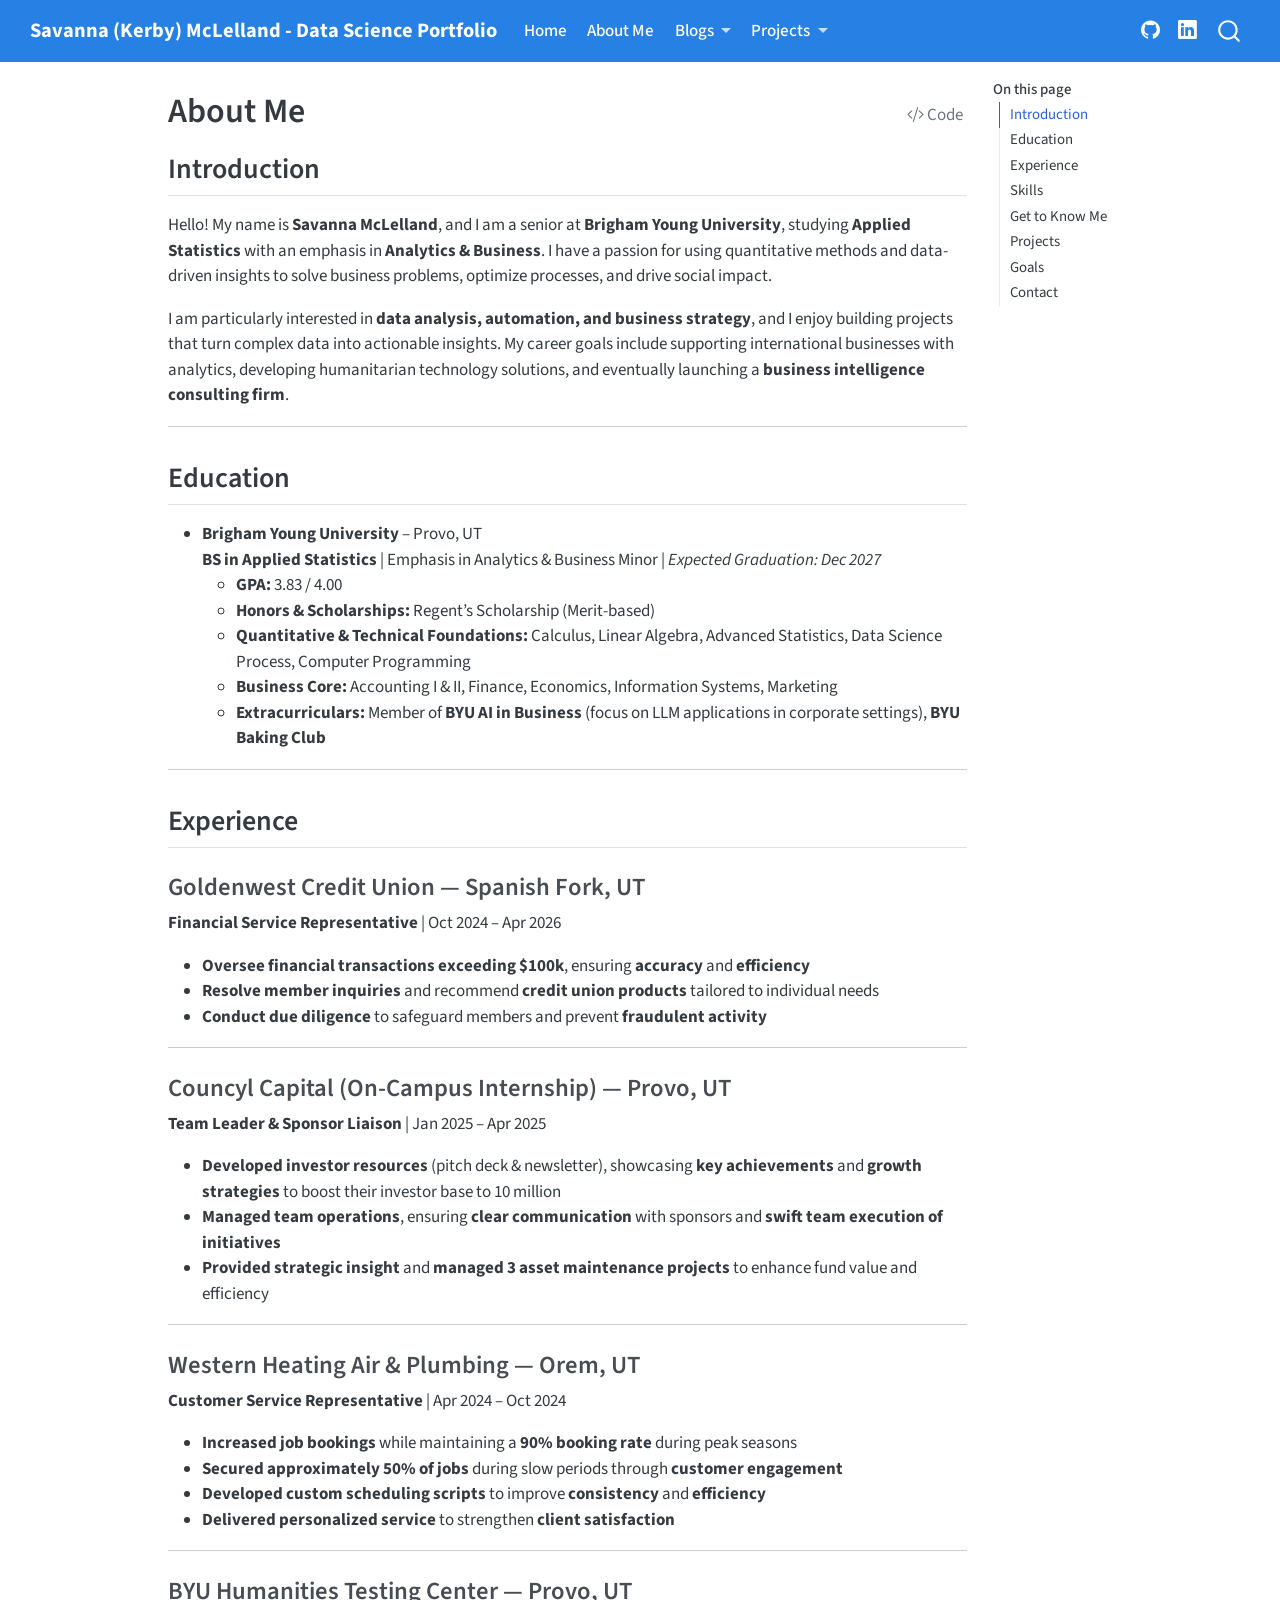
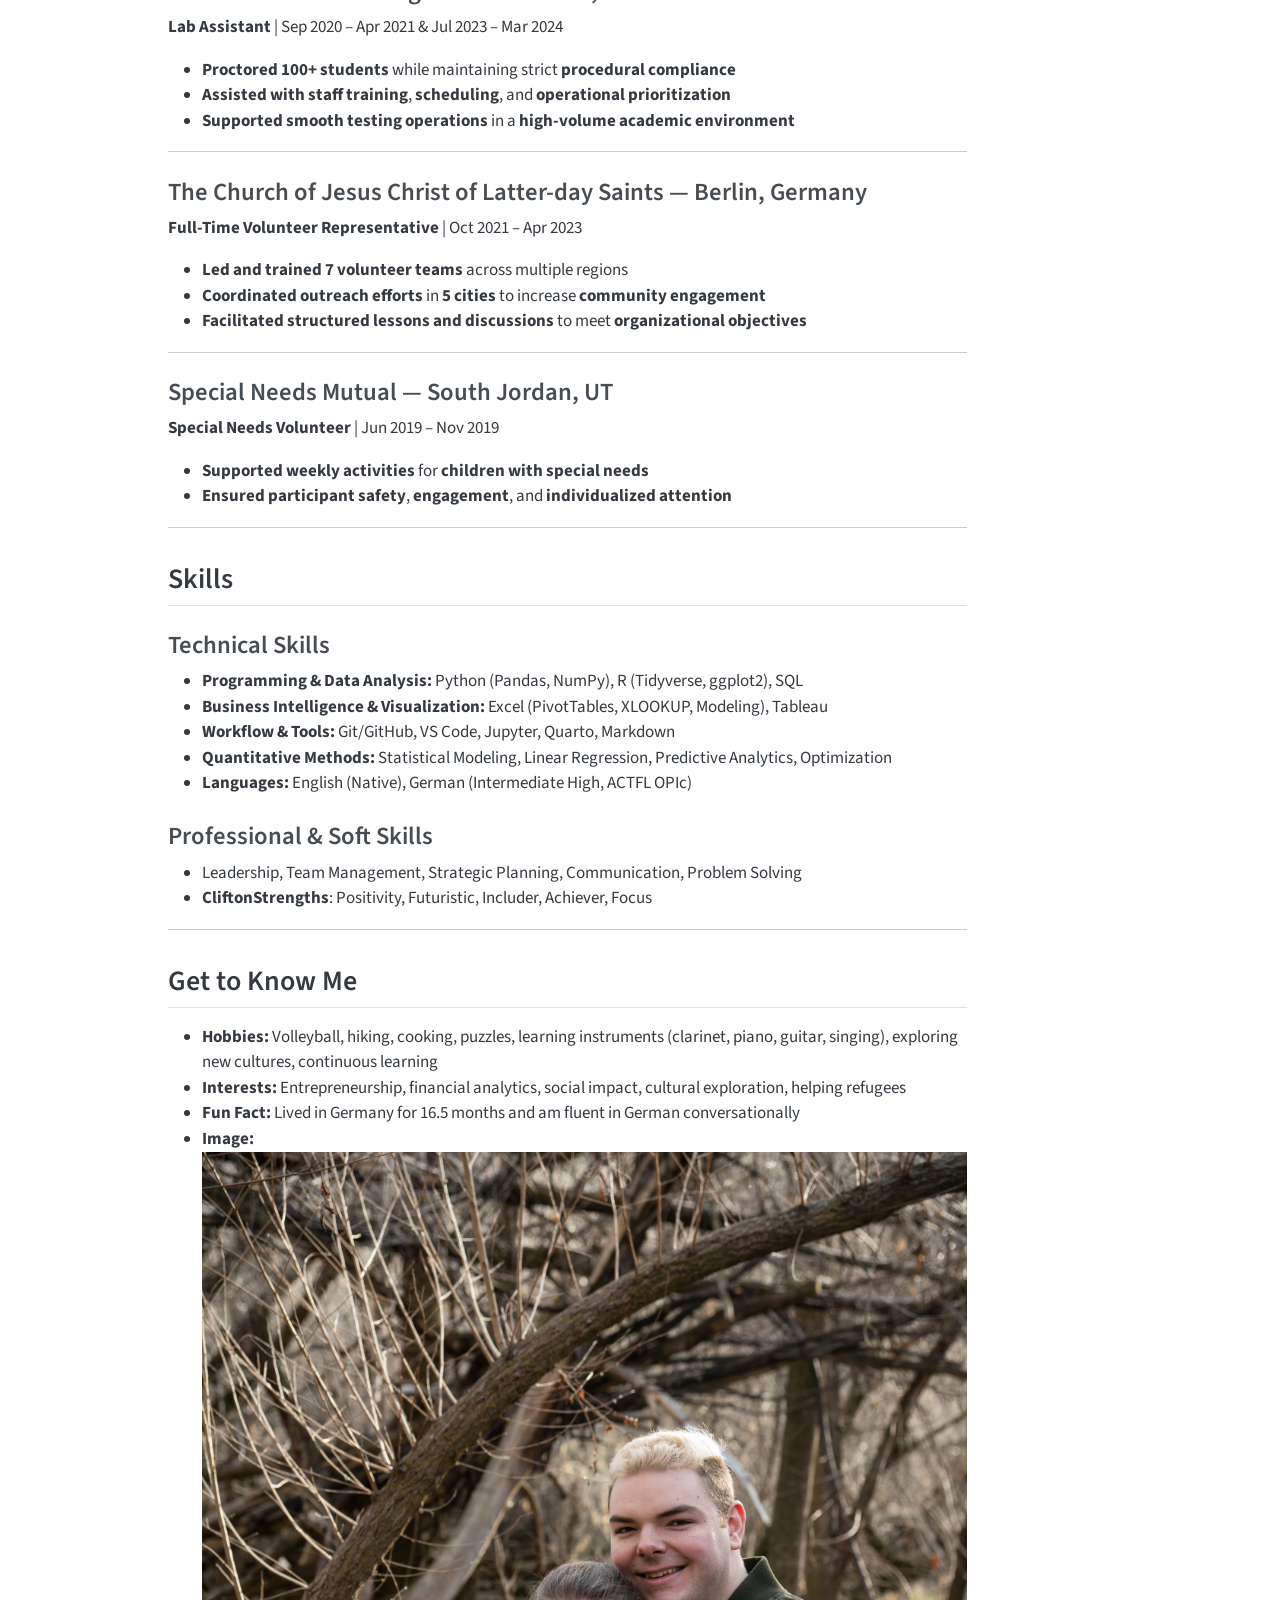
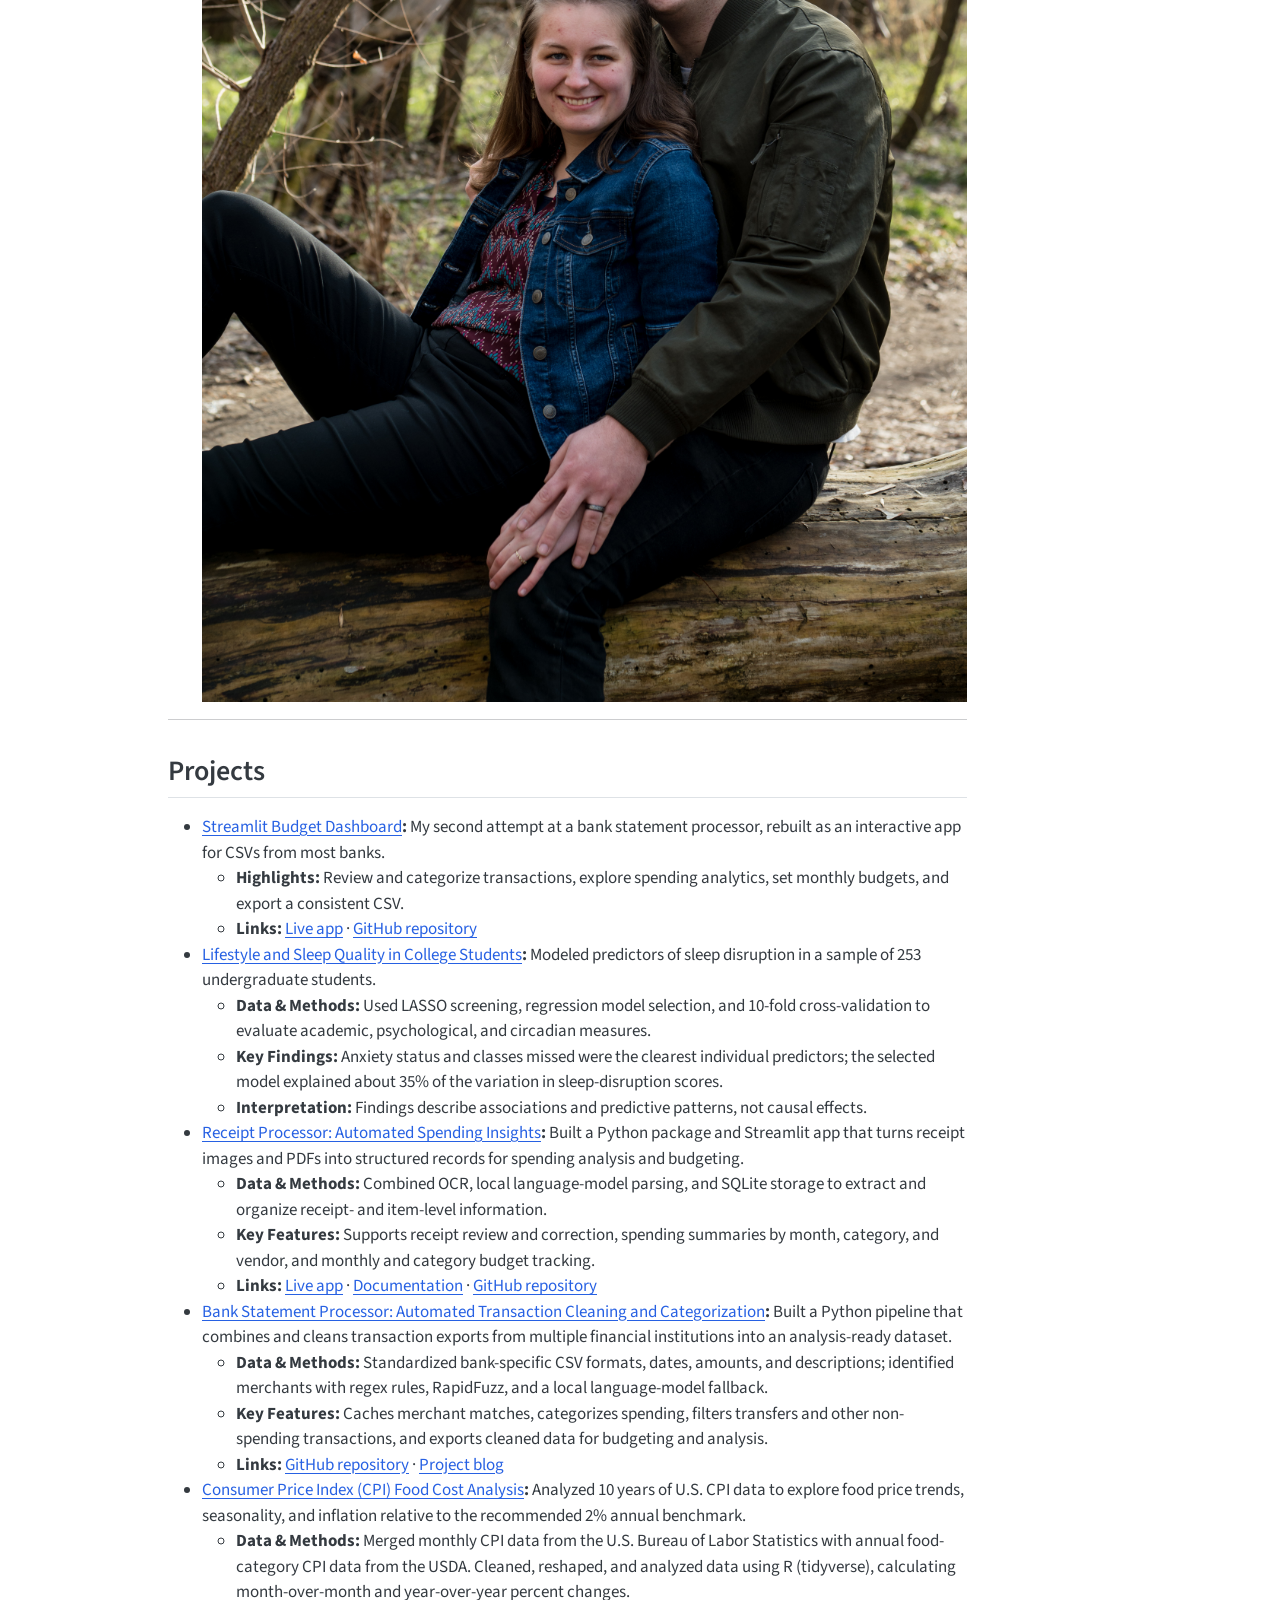
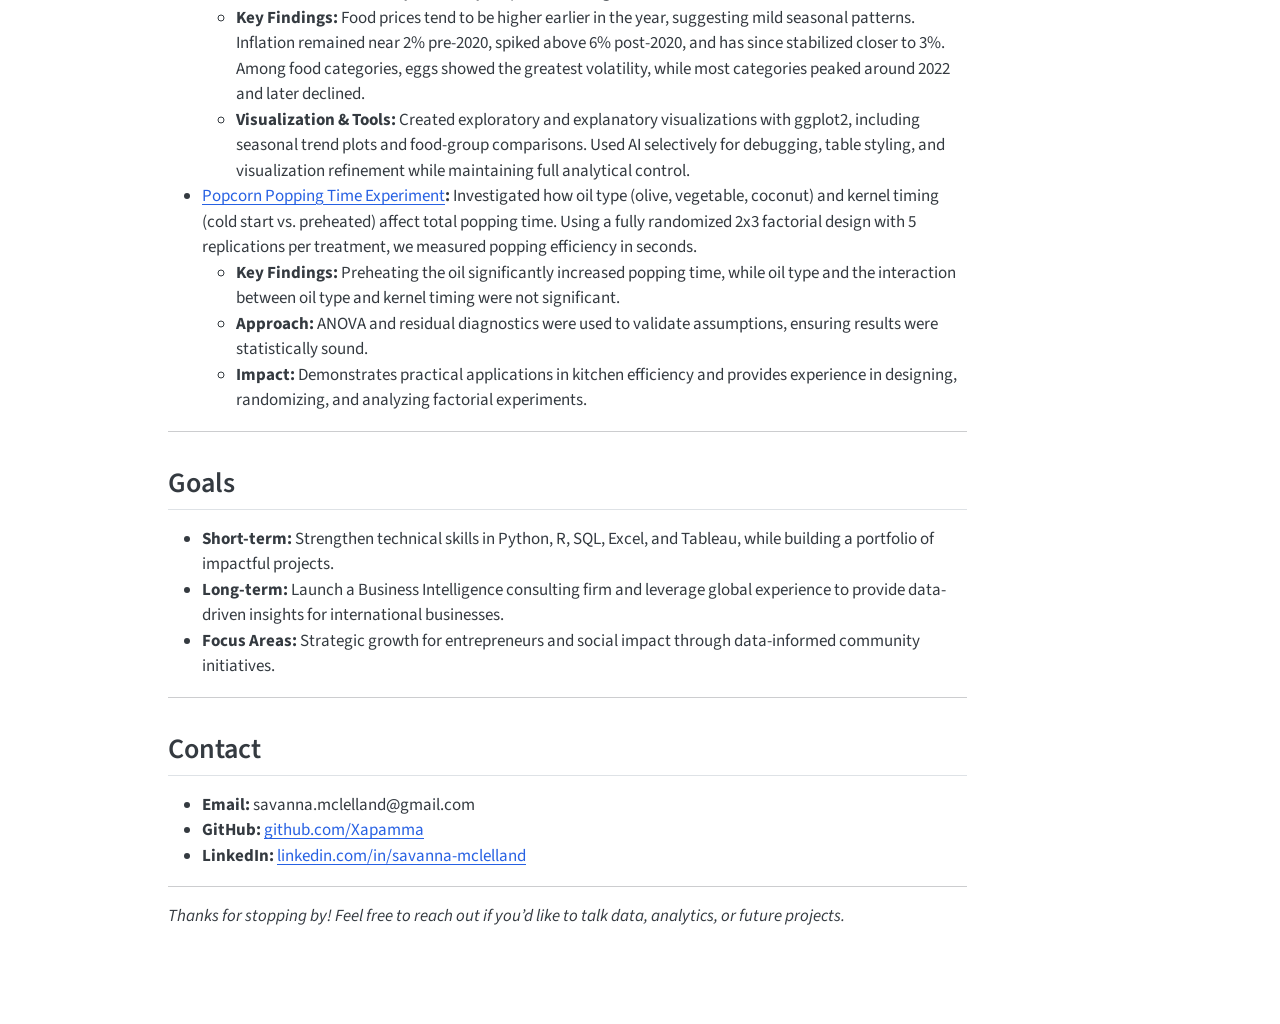
<file: docs/about.html>
<!DOCTYPE html>
<html xmlns="http://www.w3.org/1999/xhtml" lang="en" xml:lang="en"><head>

<meta charset="utf-8">
<meta name="generator" content="quarto-1.8.27">

<meta name="viewport" content="width=device-width, initial-scale=1.0, user-scalable=yes">


<title>About Me – Savanna (Kerby) McLelland - Data Science Portfolio</title>
<style>
code{white-space: pre-wrap;}
span.smallcaps{font-variant: small-caps;}
div.columns{display: flex; gap: min(4vw, 1.5em);}
div.column{flex: auto; overflow-x: auto;}
div.hanging-indent{margin-left: 1.5em; text-indent: -1.5em;}
ul.task-list{list-style: none;}
ul.task-list li input[type="checkbox"] {
  width: 0.8em;
  margin: 0 0.8em 0.2em -1em; /* quarto-specific, see https://github.com/quarto-dev/quarto-cli/issues/4556 */ 
  vertical-align: middle;
}
/* CSS for syntax highlighting */
html { -webkit-text-size-adjust: 100%; }
pre > code.sourceCode { white-space: pre; position: relative; }
pre > code.sourceCode > span { display: inline-block; line-height: 1.25; }
pre > code.sourceCode > span:empty { height: 1.2em; }
.sourceCode { overflow: visible; }
code.sourceCode > span { color: inherit; text-decoration: inherit; }
div.sourceCode { margin: 1em 0; }
pre.sourceCode { margin: 0; }
@media screen {
div.sourceCode { overflow: auto; }
}
@media print {
pre > code.sourceCode { white-space: pre-wrap; }
pre > code.sourceCode > span { text-indent: -5em; padding-left: 5em; }
}
pre.numberSource code
  { counter-reset: source-line 0; }
pre.numberSource code > span
  { position: relative; left: -4em; counter-increment: source-line; }
pre.numberSource code > span > a:first-child::before
  { content: counter(source-line);
    position: relative; left: -1em; text-align: right; vertical-align: baseline;
    border: none; display: inline-block;
    -webkit-touch-callout: none; -webkit-user-select: none;
    -khtml-user-select: none; -moz-user-select: none;
    -ms-user-select: none; user-select: none;
    padding: 0 4px; width: 4em;
  }
pre.numberSource { margin-left: 3em;  padding-left: 4px; }
div.sourceCode
  {   }
@media screen {
pre > code.sourceCode > span > a:first-child::before { text-decoration: underline; }
}
</style>


<script src="site_libs/quarto-nav/quarto-nav.js"></script>
<script src="site_libs/quarto-nav/headroom.min.js"></script>
<script src="site_libs/clipboard/clipboard.min.js"></script>
<script src="site_libs/quarto-search/autocomplete.umd.js"></script>
<script src="site_libs/quarto-search/fuse.min.js"></script>
<script src="site_libs/quarto-search/quarto-search.js"></script>
<meta name="quarto:offset" content="./">
<script src="site_libs/quarto-html/quarto.js" type="module"></script>
<script src="site_libs/quarto-html/tabsets/tabsets.js" type="module"></script>
<script src="site_libs/quarto-html/axe/axe-check.js" type="module"></script>
<script src="site_libs/quarto-html/popper.min.js"></script>
<script src="site_libs/quarto-html/tippy.umd.min.js"></script>
<script src="site_libs/quarto-html/anchor.min.js"></script>
<link href="site_libs/quarto-html/tippy.css" rel="stylesheet">
<link href="site_libs/quarto-html/quarto-syntax-highlighting-ed96de9b727972fe78a7b5d16c58bf87.css" rel="stylesheet" id="quarto-text-highlighting-styles">
<script src="site_libs/bootstrap/bootstrap.min.js"></script>
<link href="site_libs/bootstrap/bootstrap-icons.css" rel="stylesheet">
<link href="site_libs/bootstrap/bootstrap-029b10fc0dc652dab2ec1ac156c1a037.min.css" rel="stylesheet" append-hash="true" id="quarto-bootstrap" data-mode="light">
<script id="quarto-search-options" type="application/json">{
  "location": "navbar",
  "copy-button": false,
  "collapse-after": 3,
  "panel-placement": "end",
  "type": "overlay",
  "limit": 50,
  "keyboard-shortcut": [
    "f",
    "/",
    "s"
  ],
  "show-item-context": false,
  "language": {
    "search-no-results-text": "No results",
    "search-matching-documents-text": "matching documents",
    "search-copy-link-title": "Copy link to search",
    "search-hide-matches-text": "Hide additional matches",
    "search-more-match-text": "more match in this document",
    "search-more-matches-text": "more matches in this document",
    "search-clear-button-title": "Clear",
    "search-text-placeholder": "",
    "search-detached-cancel-button-title": "Cancel",
    "search-submit-button-title": "Submit",
    "search-label": "Search"
  }
}</script>


<link rel="stylesheet" href="styles.css">
</head>

<body class="nav-fixed quarto-light">

<div id="quarto-search-results"></div>
  <header id="quarto-header" class="headroom fixed-top">
    <nav class="navbar navbar-expand-lg " data-bs-theme="dark">
      <div class="navbar-container container-fluid">
      <div class="navbar-brand-container mx-auto">
    <a class="navbar-brand" href="./index.html">
    <span class="navbar-title">Savanna (Kerby) McLelland - Data Science Portfolio</span>
    </a>
  </div>
            <div id="quarto-search" class="" title="Search"></div>
          <button class="navbar-toggler" type="button" data-bs-toggle="collapse" data-bs-target="#navbarCollapse" aria-controls="navbarCollapse" role="menu" aria-expanded="false" aria-label="Toggle navigation" onclick="if (window.quartoToggleHeadroom) { window.quartoToggleHeadroom(); }">
  <span class="navbar-toggler-icon"></span>
</button>
          <div class="collapse navbar-collapse" id="navbarCollapse">
            <ul class="navbar-nav navbar-nav-scroll me-auto">
  <li class="nav-item">
    <a class="nav-link" href="./index.html"> 
<span class="menu-text">Home</span></a>
  </li>  
  <li class="nav-item">
    <a class="nav-link active" href="./about.html" aria-current="page"> 
<span class="menu-text">About Me</span></a>
  </li>  
  <li class="nav-item dropdown ">
    <a class="nav-link dropdown-toggle" href="#" id="nav-menu-blogs" role="link" data-bs-toggle="dropdown" aria-expanded="false">
 <span class="menu-text">Blogs</span>
    </a>
    <ul class="dropdown-menu" aria-labelledby="nav-menu-blogs">    
        <li>
    <a class="dropdown-item" href="./blogs/tutorial.html">
 <span class="dropdown-text">RapidFuzz in Python</span></a>
  </li>  
        <li>
    <a class="dropdown-item" href="./blogs/data-acquisition.html">
 <span class="dropdown-text">Bank Statement Processing</span></a>
  </li>  
    </ul>
  </li>
  <li class="nav-item dropdown ">
    <a class="nav-link dropdown-toggle" href="#" id="nav-menu-projects" role="link" data-bs-toggle="dropdown" aria-expanded="false">
 <span class="menu-text">Projects</span>
    </a>
    <ul class="dropdown-menu" aria-labelledby="nav-menu-projects">    
        <li>
    <a class="dropdown-item" href="./projects/index.html">
 <span class="dropdown-text">All Projects</span></a>
  </li>  
        <li><hr class="dropdown-divider"></li>
        <li>
    <a class="dropdown-item" href="./projects/streamlit-budget-dashboard.html">
 <span class="dropdown-text">Streamlit Budget Dashboard</span></a>
  </li>  
        <li>
    <a class="dropdown-item" href="./projects/sleep-quality.html">
 <span class="dropdown-text">Sleep Quality Analysis</span></a>
  </li>  
        <li>
    <a class="dropdown-item" href="./projects/receipt-processor.html">
 <span class="dropdown-text">Receipt Processor</span></a>
  </li>  
        <li>
    <a class="dropdown-item" href="./projects/bank-statement-processor.html">
 <span class="dropdown-text">Bank Statement Processor</span></a>
  </li>  
        <li>
    <a class="dropdown-item" href="./projects/cpi-food-cost-analysis.html">
 <span class="dropdown-text">CPI Food Cost Analysis</span></a>
  </li>  
        <li>
    <a class="dropdown-item" href="./projects/popcorn-experiment.html">
 <span class="dropdown-text">Popcorn Experiment</span></a>
  </li>  
    </ul>
  </li>
</ul>
            <ul class="navbar-nav navbar-nav-scroll ms-auto">
  <li class="nav-item compact">
    <a class="nav-link" href="https://github.com/Xapamma"> <i class="bi bi-github" role="img">
</i> 
<span class="menu-text"></span></a>
  </li>  
  <li class="nav-item compact">
    <a class="nav-link" href="https://www.linkedin.com/in/savanna-mclelland-8178b7206"> <i class="bi bi-linkedin" role="img">
</i> 
<span class="menu-text"></span></a>
  </li>  
</ul>
          </div> <!-- /navcollapse -->
            <div class="quarto-navbar-tools">
</div>
      </div> <!-- /container-fluid -->
    </nav>
</header>
<!-- content -->
<div id="quarto-content" class="quarto-container page-columns page-rows-contents page-layout-article page-navbar">
<!-- sidebar -->
<!-- margin-sidebar -->
    <div id="quarto-margin-sidebar" class="sidebar margin-sidebar">
        <nav id="TOC" role="doc-toc" class="toc-active">
    <h2 id="toc-title">On this page</h2>
   
  <ul>
  <li><a href="#introduction" id="toc-introduction" class="nav-link active" data-scroll-target="#introduction">Introduction</a></li>
  <li><a href="#education" id="toc-education" class="nav-link" data-scroll-target="#education">Education</a></li>
  <li><a href="#experience" id="toc-experience" class="nav-link" data-scroll-target="#experience">Experience</a>
  <ul class="collapse">
  <li><a href="#goldenwest-credit-union-spanish-fork-ut" id="toc-goldenwest-credit-union-spanish-fork-ut" class="nav-link" data-scroll-target="#goldenwest-credit-union-spanish-fork-ut">Goldenwest Credit Union — Spanish Fork, UT</a></li>
  <li><a href="#councyl-capital-on-campus-internship-provo-ut" id="toc-councyl-capital-on-campus-internship-provo-ut" class="nav-link" data-scroll-target="#councyl-capital-on-campus-internship-provo-ut">Councyl Capital (On-Campus Internship) — Provo, UT</a></li>
  <li><a href="#western-heating-air-plumbing-orem-ut" id="toc-western-heating-air-plumbing-orem-ut" class="nav-link" data-scroll-target="#western-heating-air-plumbing-orem-ut">Western Heating Air &amp; Plumbing — Orem, UT</a></li>
  <li><a href="#byu-humanities-testing-center-provo-ut" id="toc-byu-humanities-testing-center-provo-ut" class="nav-link" data-scroll-target="#byu-humanities-testing-center-provo-ut">BYU Humanities Testing Center — Provo, UT</a></li>
  <li><a href="#the-church-of-jesus-christ-of-latter-day-saints-berlin-germany" id="toc-the-church-of-jesus-christ-of-latter-day-saints-berlin-germany" class="nav-link" data-scroll-target="#the-church-of-jesus-christ-of-latter-day-saints-berlin-germany">The Church of Jesus Christ of Latter-day Saints — Berlin, Germany</a></li>
  <li><a href="#special-needs-mutual-south-jordan-ut" id="toc-special-needs-mutual-south-jordan-ut" class="nav-link" data-scroll-target="#special-needs-mutual-south-jordan-ut">Special Needs Mutual — South Jordan, UT</a></li>
  </ul></li>
  <li><a href="#skills" id="toc-skills" class="nav-link" data-scroll-target="#skills">Skills</a>
  <ul class="collapse">
  <li><a href="#technical-skills" id="toc-technical-skills" class="nav-link" data-scroll-target="#technical-skills">Technical Skills</a></li>
  <li><a href="#professional-soft-skills" id="toc-professional-soft-skills" class="nav-link" data-scroll-target="#professional-soft-skills">Professional &amp; Soft Skills</a></li>
  </ul></li>
  <li><a href="#get-to-know-me" id="toc-get-to-know-me" class="nav-link" data-scroll-target="#get-to-know-me">Get to Know Me</a></li>
  <li><a href="#projects" id="toc-projects" class="nav-link" data-scroll-target="#projects">Projects</a></li>
  <li><a href="#goals" id="toc-goals" class="nav-link" data-scroll-target="#goals">Goals</a></li>
  <li><a href="#contact" id="toc-contact" class="nav-link" data-scroll-target="#contact">Contact</a></li>
  </ul>
</nav>
    </div>
<!-- main -->
<main class="content" id="quarto-document-content">

<header id="title-block-header" class="quarto-title-block default">
<div class="quarto-title">
<div class="quarto-title-block"><div><h1 class="title">About Me</h1><button type="button" class="btn code-tools-button" id="quarto-code-tools-source"><i class="bi"></i> Code</button></div></div>
</div>



<div class="quarto-title-meta">

    
  
    
  </div>
  


</header>


<section id="introduction" class="level2">
<h2 class="anchored" data-anchor-id="introduction">Introduction</h2>
<p>Hello! My name is <strong>Savanna McLelland</strong>, and I am a senior at <strong>Brigham Young University</strong>, studying <strong>Applied Statistics</strong> with an emphasis in <strong>Analytics &amp; Business</strong>. I have a passion for using quantitative methods and data-driven insights to solve business problems, optimize processes, and drive social impact.</p>
<p>I am particularly interested in <strong>data analysis, automation, and business strategy</strong>, and I enjoy building projects that turn complex data into actionable insights. My career goals include supporting international businesses with analytics, developing humanitarian technology solutions, and eventually launching a <strong>business intelligence consulting firm</strong>.</p>
<hr>
</section>
<section id="education" class="level2">
<h2 class="anchored" data-anchor-id="education">Education</h2>
<ul>
<li><strong>Brigham Young University</strong> – Provo, UT<br>
<strong>BS in Applied Statistics</strong> | Emphasis in Analytics &amp; Business Minor | <em>Expected Graduation: Dec 2027</em>
<ul>
<li><strong>GPA:</strong> 3.83 / 4.00<br>
</li>
<li><strong>Honors &amp; Scholarships:</strong> Regent’s Scholarship (Merit-based)<br>
</li>
<li><strong>Quantitative &amp; Technical Foundations:</strong> Calculus, Linear Algebra, Advanced Statistics, Data Science Process, Computer Programming<br>
</li>
<li><strong>Business Core:</strong> Accounting I &amp; II, Finance, Economics, Information Systems, Marketing<br>
</li>
<li><strong>Extracurriculars:</strong> Member of <strong>BYU AI in Business</strong> (focus on LLM applications in corporate settings), <strong>BYU Baking Club</strong></li>
</ul></li>
</ul>
<hr>
</section>
<section id="experience" class="level2">
<h2 class="anchored" data-anchor-id="experience">Experience</h2>
<section id="goldenwest-credit-union-spanish-fork-ut" class="level3">
<h3 class="anchored" data-anchor-id="goldenwest-credit-union-spanish-fork-ut">Goldenwest Credit Union — Spanish Fork, UT</h3>
<p><strong>Financial Service Representative</strong> | Oct 2024 – Apr 2026</p>
<ul>
<li><strong>Oversee financial transactions exceeding $100k</strong>, ensuring <strong>accuracy</strong> and <strong>efficiency</strong><br>
</li>
<li><strong>Resolve member inquiries</strong> and recommend <strong>credit union products</strong> tailored to individual needs<br>
</li>
<li><strong>Conduct due diligence</strong> to safeguard members and prevent <strong>fraudulent activity</strong></li>
</ul>
<hr>
</section>
<section id="councyl-capital-on-campus-internship-provo-ut" class="level3">
<h3 class="anchored" data-anchor-id="councyl-capital-on-campus-internship-provo-ut">Councyl Capital (On-Campus Internship) — Provo, UT</h3>
<p><strong>Team Leader &amp; Sponsor Liaison</strong> | Jan 2025 – Apr 2025</p>
<ul>
<li><strong>Developed investor resources</strong> (pitch deck &amp; newsletter), showcasing <strong>key achievements</strong> and <strong>growth strategies</strong> to boost their investor base to 10 million</li>
<li><strong>Managed team operations</strong>, ensuring <strong>clear communication</strong> with sponsors and <strong>swift team execution of initiatives</strong></li>
<li><strong>Provided strategic insight</strong> and <strong>managed 3 asset maintenance projects</strong> to enhance fund value and efficiency</li>
</ul>
<hr>
</section>
<section id="western-heating-air-plumbing-orem-ut" class="level3">
<h3 class="anchored" data-anchor-id="western-heating-air-plumbing-orem-ut">Western Heating Air &amp; Plumbing — Orem, UT</h3>
<p><strong>Customer Service Representative</strong> | Apr 2024 – Oct 2024</p>
<ul>
<li><strong>Increased job bookings</strong> while maintaining a <strong>90% booking rate</strong> during peak seasons<br>
</li>
<li><strong>Secured approximately 50% of jobs</strong> during slow periods through <strong>customer engagement</strong><br>
</li>
<li><strong>Developed custom scheduling scripts</strong> to improve <strong>consistency</strong> and <strong>efficiency</strong><br>
</li>
<li><strong>Delivered personalized service</strong> to strengthen <strong>client satisfaction</strong></li>
</ul>
<hr>
</section>
<section id="byu-humanities-testing-center-provo-ut" class="level3">
<h3 class="anchored" data-anchor-id="byu-humanities-testing-center-provo-ut">BYU Humanities Testing Center — Provo, UT</h3>
<p><strong>Lab Assistant</strong> | Sep 2020 – Apr 2021 &amp; Jul 2023 – Mar 2024</p>
<ul>
<li><strong>Proctored 100+ students</strong> while maintaining strict <strong>procedural compliance</strong><br>
</li>
<li><strong>Assisted with staff training</strong>, <strong>scheduling</strong>, and <strong>operational prioritization</strong><br>
</li>
<li><strong>Supported smooth testing operations</strong> in a <strong>high-volume academic environment</strong></li>
</ul>
<hr>
</section>
<section id="the-church-of-jesus-christ-of-latter-day-saints-berlin-germany" class="level3">
<h3 class="anchored" data-anchor-id="the-church-of-jesus-christ-of-latter-day-saints-berlin-germany">The Church of Jesus Christ of Latter-day Saints — Berlin, Germany</h3>
<p><strong>Full-Time Volunteer Representative</strong> | Oct 2021 – Apr 2023</p>
<ul>
<li><strong>Led and trained 7 volunteer teams</strong> across multiple regions<br>
</li>
<li><strong>Coordinated outreach efforts</strong> in <strong>5 cities</strong> to increase <strong>community engagement</strong><br>
</li>
<li><strong>Facilitated structured lessons and discussions</strong> to meet <strong>organizational objectives</strong></li>
</ul>
<hr>
</section>
<section id="special-needs-mutual-south-jordan-ut" class="level3">
<h3 class="anchored" data-anchor-id="special-needs-mutual-south-jordan-ut">Special Needs Mutual — South Jordan, UT</h3>
<p><strong>Special Needs Volunteer</strong> | Jun 2019 – Nov 2019</p>
<ul>
<li><strong>Supported weekly activities</strong> for <strong>children with special needs</strong><br>
</li>
<li><strong>Ensured participant safety</strong>, <strong>engagement</strong>, and <strong>individualized attention</strong></li>
</ul>
<hr>
</section>
</section>
<section id="skills" class="level2">
<h2 class="anchored" data-anchor-id="skills">Skills</h2>
<section id="technical-skills" class="level3">
<h3 class="anchored" data-anchor-id="technical-skills">Technical Skills</h3>
<ul>
<li><strong>Programming &amp; Data Analysis:</strong> Python (Pandas, NumPy), R (Tidyverse, ggplot2), SQL<br>
</li>
<li><strong>Business Intelligence &amp; Visualization:</strong> Excel (PivotTables, XLOOKUP, Modeling), Tableau<br>
</li>
<li><strong>Workflow &amp; Tools:</strong> Git/GitHub, VS Code, Jupyter, Quarto, Markdown<br>
</li>
<li><strong>Quantitative Methods:</strong> Statistical Modeling, Linear Regression, Predictive Analytics, Optimization<br>
</li>
<li><strong>Languages:</strong> English (Native), German (Intermediate High, ACTFL OPIc)</li>
</ul>
</section>
<section id="professional-soft-skills" class="level3">
<h3 class="anchored" data-anchor-id="professional-soft-skills">Professional &amp; Soft Skills</h3>
<ul>
<li>Leadership, Team Management, Strategic Planning, Communication, Problem Solving<br>
</li>
<li><strong>CliftonStrengths</strong>: Positivity, Futuristic, Includer, Achiever, Focus</li>
</ul>
<hr>
</section>
</section>
<section id="get-to-know-me" class="level2">
<h2 class="anchored" data-anchor-id="get-to-know-me">Get to Know Me</h2>
<ul>
<li><strong>Hobbies:</strong> Volleyball, hiking, cooking, puzzles, learning instruments (clarinet, piano, guitar, singing), exploring new cultures, continuous learning</li>
<li><strong>Interests:</strong> Entrepreneurship, financial analytics, social impact, cultural exploration, helping refugees<br>
</li>
<li><strong>Fun Fact:</strong> Lived in Germany for 16.5 months and am fluent in German conversationally<br>
</li>
<li><strong>Image:</strong><br>
<img src="Savanna_pic.jpg" title="Headshot of Savanna (Kerby) McLelland" class="img-fluid" alt="Savanna (Kerby) McLelland"></li>
</ul>
<hr>
</section>
<section id="projects" class="level2">
<h2 class="anchored" data-anchor-id="projects">Projects</h2>
<ul>
<li><strong><a href="./projects/streamlit-budget-dashboard.html">Streamlit Budget Dashboard</a>:</strong> My second attempt at a bank statement processor, rebuilt as an interactive app for CSVs from most banks.
<ul>
<li><strong>Highlights:</strong> Review and categorize transactions, explore spending analytics, set monthly budgets, and export a consistent CSV.</li>
<li><strong>Links:</strong> <a href="https://budget-dashboard-4u.streamlit.app/">Live app</a> · <a href="https://github.com/Xapamma/Streamlit-Budget-Dashboard">GitHub repository</a></li>
</ul></li>
<li><strong><a href="./projects/sleep-quality.html">Lifestyle and Sleep Quality in College Students</a>:</strong> Modeled predictors of sleep disruption in a sample of 253 undergraduate students.
<ul>
<li><strong>Data &amp; Methods:</strong> Used LASSO screening, regression model selection, and 10-fold cross-validation to evaluate academic, psychological, and circadian measures.</li>
<li><strong>Key Findings:</strong> Anxiety status and classes missed were the clearest individual predictors; the selected model explained about 35% of the variation in sleep-disruption scores.</li>
<li><strong>Interpretation:</strong> Findings describe associations and predictive patterns, not causal effects.</li>
</ul></li>
<li><strong><a href="./projects/receipt-processor.html">Receipt Processor: Automated Spending Insights</a>:</strong> Built a Python package and Streamlit app that turns receipt images and PDFs into structured records for spending analysis and budgeting.
<ul>
<li><strong>Data &amp; Methods:</strong> Combined OCR, local language-model parsing, and SQLite storage to extract and organize receipt- and item-level information.</li>
<li><strong>Key Features:</strong> Supports receipt review and correction, spending summaries by month, category, and vendor, and monthly and category budget tracking.</li>
<li><strong>Links:</strong> <a href="https://receipt-pro-stat386.streamlit.app/">Live app</a> · <a href="https://xapamma.github.io/Receipt-Processor/">Documentation</a> · <a href="https://github.com/Xapamma/Receipt-Processor">GitHub repository</a></li>
</ul></li>
<li><strong><a href="./projects/bank-statement-processor.html">Bank Statement Processor: Automated Transaction Cleaning and Categorization</a>:</strong> Built a Python pipeline that combines and cleans transaction exports from multiple financial institutions into an analysis-ready dataset.
<ul>
<li><strong>Data &amp; Methods:</strong> Standardized bank-specific CSV formats, dates, amounts, and descriptions; identified merchants with regex rules, RapidFuzz, and a local language-model fallback.</li>
<li><strong>Key Features:</strong> Caches merchant matches, categorizes spending, filters transfers and other non-spending transactions, and exports cleaned data for budgeting and analysis.</li>
<li><strong>Links:</strong> <a href="https://github.com/Xapamma/Bank-Statement-Processor">GitHub repository</a> · <a href="./blogs/data-acquisition.html">Project blog</a></li>
</ul></li>
<li><strong><a href="./projects/cpi-food-cost-analysis.html">Consumer Price Index (CPI) Food Cost Analysis</a>:</strong> Analyzed 10 years of U.S. CPI data to explore food price trends, seasonality, and inflation relative to the recommended 2% annual benchmark.
<ul>
<li><strong>Data &amp; Methods:</strong> Merged monthly CPI data from the U.S. Bureau of Labor Statistics with annual food-category CPI data from the USDA. Cleaned, reshaped, and analyzed data using R (tidyverse), calculating month-over-month and year-over-year percent changes.<br>
</li>
<li><strong>Key Findings:</strong> Food prices tend to be higher earlier in the year, suggesting mild seasonal patterns. Inflation remained near 2% pre-2020, spiked above 6% post-2020, and has since stabilized closer to 3%. Among food categories, eggs showed the greatest volatility, while most categories peaked around 2022 and later declined.<br>
</li>
<li><strong>Visualization &amp; Tools:</strong> Created exploratory and explanatory visualizations with ggplot2, including seasonal trend plots and food-group comparisons. Used AI selectively for debugging, table styling, and visualization refinement while maintaining full analytical control.</li>
</ul></li>
<li><strong><a href="./projects/popcorn-experiment.html">Popcorn Popping Time Experiment</a>:</strong> Investigated how oil type (olive, vegetable, coconut) and kernel timing (cold start vs.&nbsp;preheated) affect total popping time. Using a fully randomized 2x3 factorial design with 5 replications per treatment, we measured popping efficiency in seconds.
<ul>
<li><strong>Key Findings:</strong> Preheating the oil significantly increased popping time, while oil type and the interaction between oil type and kernel timing were not significant.<br>
</li>
<li><strong>Approach:</strong> ANOVA and residual diagnostics were used to validate assumptions, ensuring results were statistically sound.<br>
</li>
<li><strong>Impact:</strong> Demonstrates practical applications in kitchen efficiency and provides experience in designing, randomizing, and analyzing factorial experiments.</li>
</ul></li>
</ul>
<hr>
</section>
<section id="goals" class="level2">
<h2 class="anchored" data-anchor-id="goals">Goals</h2>
<ul>
<li><strong>Short-term:</strong> Strengthen technical skills in Python, R, SQL, Excel, and Tableau, while building a portfolio of impactful projects.<br>
</li>
<li><strong>Long-term:</strong> Launch a Business Intelligence consulting firm and leverage global experience to provide data-driven insights for international businesses.<br>
</li>
<li><strong>Focus Areas:</strong> Strategic growth for entrepreneurs and social impact through data-informed community initiatives.</li>
</ul>
<hr>
</section>
<section id="contact" class="level2">
<h2 class="anchored" data-anchor-id="contact">Contact</h2>
<ul>
<li><strong>Email:</strong> savanna.mclelland@gmail.com<br>
</li>
<li><strong>GitHub:</strong> <a href="https://github.com/Xapamma">github.com/Xapamma</a><br>
</li>
<li><strong>LinkedIn:</strong> <a href="www.linkedin.com/in/savanna-mclelland-8178b7206">linkedin.com/in/savanna-mclelland</a></li>
</ul>
<hr>
<p><em>Thanks for stopping by! Feel free to reach out if you’d like to talk data, analytics, or future projects.</em></p>


<!-- -->

</section>

</main> <!-- /main -->
<script id="quarto-html-after-body" type="application/javascript">
  window.document.addEventListener("DOMContentLoaded", function (event) {
    const icon = "";
    const anchorJS = new window.AnchorJS();
    anchorJS.options = {
      placement: 'right',
      icon: icon
    };
    anchorJS.add('.anchored');
    const isCodeAnnotation = (el) => {
      for (const clz of el.classList) {
        if (clz.startsWith('code-annotation-')) {                     
          return true;
        }
      }
      return false;
    }
    const onCopySuccess = function(e) {
      // button target
      const button = e.trigger;
      // don't keep focus
      button.blur();
      // flash "checked"
      button.classList.add('code-copy-button-checked');
      var currentTitle = button.getAttribute("title");
      button.setAttribute("title", "Copied!");
      let tooltip;
      if (window.bootstrap) {
        button.setAttribute("data-bs-toggle", "tooltip");
        button.setAttribute("data-bs-placement", "left");
        button.setAttribute("data-bs-title", "Copied!");
        tooltip = new bootstrap.Tooltip(button, 
          { trigger: "manual", 
            customClass: "code-copy-button-tooltip",
            offset: [0, -8]});
        tooltip.show();    
      }
      setTimeout(function() {
        if (tooltip) {
          tooltip.hide();
          button.removeAttribute("data-bs-title");
          button.removeAttribute("data-bs-toggle");
          button.removeAttribute("data-bs-placement");
        }
        button.setAttribute("title", currentTitle);
        button.classList.remove('code-copy-button-checked');
      }, 1000);
      // clear code selection
      e.clearSelection();
    }
    const getTextToCopy = function(trigger) {
      const outerScaffold = trigger.parentElement.cloneNode(true);
      const codeEl = outerScaffold.querySelector('code');
      for (const childEl of codeEl.children) {
        if (isCodeAnnotation(childEl)) {
          childEl.remove();
        }
      }
      return codeEl.innerText;
    }
    const clipboard = new window.ClipboardJS('.code-copy-button:not([data-in-quarto-modal])', {
      text: getTextToCopy
    });
    clipboard.on('success', onCopySuccess);
    if (window.document.getElementById('quarto-embedded-source-code-modal')) {
      const clipboardModal = new window.ClipboardJS('.code-copy-button[data-in-quarto-modal]', {
        text: getTextToCopy,
        container: window.document.getElementById('quarto-embedded-source-code-modal')
      });
      clipboardModal.on('success', onCopySuccess);
    }
    const viewSource = window.document.getElementById('quarto-view-source') ||
                       window.document.getElementById('quarto-code-tools-source');
    if (viewSource) {
      const sourceUrl = viewSource.getAttribute("data-quarto-source-url");
      viewSource.addEventListener("click", function(e) {
        if (sourceUrl) {
          // rstudio viewer pane
          if (/\bcapabilities=\b/.test(window.location)) {
            window.open(sourceUrl);
          } else {
            window.location.href = sourceUrl;
          }
        } else {
          const modal = new bootstrap.Modal(document.getElementById('quarto-embedded-source-code-modal'));
          modal.show();
        }
        return false;
      });
    }
    function toggleCodeHandler(show) {
      return function(e) {
        const detailsSrc = window.document.querySelectorAll(".cell > details > .sourceCode");
        for (let i=0; i<detailsSrc.length; i++) {
          const details = detailsSrc[i].parentElement;
          if (show) {
            details.open = true;
          } else {
            details.removeAttribute("open");
          }
        }
        const cellCodeDivs = window.document.querySelectorAll(".cell > .sourceCode");
        const fromCls = show ? "hidden" : "unhidden";
        const toCls = show ? "unhidden" : "hidden";
        for (let i=0; i<cellCodeDivs.length; i++) {
          const codeDiv = cellCodeDivs[i];
          if (codeDiv.classList.contains(fromCls)) {
            codeDiv.classList.remove(fromCls);
            codeDiv.classList.add(toCls);
          } 
        }
        return false;
      }
    }
    const hideAllCode = window.document.getElementById("quarto-hide-all-code");
    if (hideAllCode) {
      hideAllCode.addEventListener("click", toggleCodeHandler(false));
    }
    const showAllCode = window.document.getElementById("quarto-show-all-code");
    if (showAllCode) {
      showAllCode.addEventListener("click", toggleCodeHandler(true));
    }
      var localhostRegex = new RegExp(/^(?:http|https):\/\/localhost\:?[0-9]*\//);
      var mailtoRegex = new RegExp(/^mailto:/);
        var filterRegex = new RegExp('/' + window.location.host + '/');
      var isInternal = (href) => {
          return filterRegex.test(href) || localhostRegex.test(href) || mailtoRegex.test(href);
      }
      // Inspect non-navigation links and adorn them if external
     var links = window.document.querySelectorAll('a[href]:not(.nav-link):not(.navbar-brand):not(.toc-action):not(.sidebar-link):not(.sidebar-item-toggle):not(.pagination-link):not(.no-external):not([aria-hidden]):not(.dropdown-item):not(.quarto-navigation-tool):not(.about-link)');
      for (var i=0; i<links.length; i++) {
        const link = links[i];
        if (!isInternal(link.href)) {
          // undo the damage that might have been done by quarto-nav.js in the case of
          // links that we want to consider external
          if (link.dataset.originalHref !== undefined) {
            link.href = link.dataset.originalHref;
          }
        }
      }
    function tippyHover(el, contentFn, onTriggerFn, onUntriggerFn) {
      const config = {
        allowHTML: true,
        maxWidth: 500,
        delay: 100,
        arrow: false,
        appendTo: function(el) {
            return el.parentElement;
        },
        interactive: true,
        interactiveBorder: 10,
        theme: 'quarto',
        placement: 'bottom-start',
      };
      if (contentFn) {
        config.content = contentFn;
      }
      if (onTriggerFn) {
        config.onTrigger = onTriggerFn;
      }
      if (onUntriggerFn) {
        config.onUntrigger = onUntriggerFn;
      }
      window.tippy(el, config); 
    }
    const noterefs = window.document.querySelectorAll('a[role="doc-noteref"]');
    for (var i=0; i<noterefs.length; i++) {
      const ref = noterefs[i];
      tippyHover(ref, function() {
        // use id or data attribute instead here
        let href = ref.getAttribute('data-footnote-href') || ref.getAttribute('href');
        try { href = new URL(href).hash; } catch {}
        const id = href.replace(/^#\/?/, "");
        const note = window.document.getElementById(id);
        if (note) {
          return note.innerHTML;
        } else {
          return "";
        }
      });
    }
    const xrefs = window.document.querySelectorAll('a.quarto-xref');
    const processXRef = (id, note) => {
      // Strip column container classes
      const stripColumnClz = (el) => {
        el.classList.remove("page-full", "page-columns");
        if (el.children) {
          for (const child of el.children) {
            stripColumnClz(child);
          }
        }
      }
      stripColumnClz(note)
      if (id === null || id.startsWith('sec-')) {
        // Special case sections, only their first couple elements
        const container = document.createElement("div");
        if (note.children && note.children.length > 2) {
          container.appendChild(note.children[0].cloneNode(true));
          for (let i = 1; i < note.children.length; i++) {
            const child = note.children[i];
            if (child.tagName === "P" && child.innerText === "") {
              continue;
            } else {
              container.appendChild(child.cloneNode(true));
              break;
            }
          }
          if (window.Quarto?.typesetMath) {
            window.Quarto.typesetMath(container);
          }
          return container.innerHTML
        } else {
          if (window.Quarto?.typesetMath) {
            window.Quarto.typesetMath(note);
          }
          return note.innerHTML;
        }
      } else {
        // Remove any anchor links if they are present
        const anchorLink = note.querySelector('a.anchorjs-link');
        if (anchorLink) {
          anchorLink.remove();
        }
        if (window.Quarto?.typesetMath) {
          window.Quarto.typesetMath(note);
        }
        if (note.classList.contains("callout")) {
          return note.outerHTML;
        } else {
          return note.innerHTML;
        }
      }
    }
    for (var i=0; i<xrefs.length; i++) {
      const xref = xrefs[i];
      tippyHover(xref, undefined, function(instance) {
        instance.disable();
        let url = xref.getAttribute('href');
        let hash = undefined; 
        if (url.startsWith('#')) {
          hash = url;
        } else {
          try { hash = new URL(url).hash; } catch {}
        }
        if (hash) {
          const id = hash.replace(/^#\/?/, "");
          const note = window.document.getElementById(id);
          if (note !== null) {
            try {
              const html = processXRef(id, note.cloneNode(true));
              instance.setContent(html);
            } finally {
              instance.enable();
              instance.show();
            }
          } else {
            // See if we can fetch this
            fetch(url.split('#')[0])
            .then(res => res.text())
            .then(html => {
              const parser = new DOMParser();
              const htmlDoc = parser.parseFromString(html, "text/html");
              const note = htmlDoc.getElementById(id);
              if (note !== null) {
                const html = processXRef(id, note);
                instance.setContent(html);
              } 
            }).finally(() => {
              instance.enable();
              instance.show();
            });
          }
        } else {
          // See if we can fetch a full url (with no hash to target)
          // This is a special case and we should probably do some content thinning / targeting
          fetch(url)
          .then(res => res.text())
          .then(html => {
            const parser = new DOMParser();
            const htmlDoc = parser.parseFromString(html, "text/html");
            const note = htmlDoc.querySelector('main.content');
            if (note !== null) {
              // This should only happen for chapter cross references
              // (since there is no id in the URL)
              // remove the first header
              if (note.children.length > 0 && note.children[0].tagName === "HEADER") {
                note.children[0].remove();
              }
              const html = processXRef(null, note);
              instance.setContent(html);
            } 
          }).finally(() => {
            instance.enable();
            instance.show();
          });
        }
      }, function(instance) {
      });
    }
        let selectedAnnoteEl;
        const selectorForAnnotation = ( cell, annotation) => {
          let cellAttr = 'data-code-cell="' + cell + '"';
          let lineAttr = 'data-code-annotation="' +  annotation + '"';
          const selector = 'span[' + cellAttr + '][' + lineAttr + ']';
          return selector;
        }
        const selectCodeLines = (annoteEl) => {
          const doc = window.document;
          const targetCell = annoteEl.getAttribute("data-target-cell");
          const targetAnnotation = annoteEl.getAttribute("data-target-annotation");
          const annoteSpan = window.document.querySelector(selectorForAnnotation(targetCell, targetAnnotation));
          const lines = annoteSpan.getAttribute("data-code-lines").split(",");
          const lineIds = lines.map((line) => {
            return targetCell + "-" + line;
          })
          let top = null;
          let height = null;
          let parent = null;
          if (lineIds.length > 0) {
              //compute the position of the single el (top and bottom and make a div)
              const el = window.document.getElementById(lineIds[0]);
              top = el.offsetTop;
              height = el.offsetHeight;
              parent = el.parentElement.parentElement;
            if (lineIds.length > 1) {
              const lastEl = window.document.getElementById(lineIds[lineIds.length - 1]);
              const bottom = lastEl.offsetTop + lastEl.offsetHeight;
              height = bottom - top;
            }
            if (top !== null && height !== null && parent !== null) {
              // cook up a div (if necessary) and position it 
              let div = window.document.getElementById("code-annotation-line-highlight");
              if (div === null) {
                div = window.document.createElement("div");
                div.setAttribute("id", "code-annotation-line-highlight");
                div.style.position = 'absolute';
                parent.appendChild(div);
              }
              div.style.top = top - 2 + "px";
              div.style.height = height + 4 + "px";
              div.style.left = 0;
              let gutterDiv = window.document.getElementById("code-annotation-line-highlight-gutter");
              if (gutterDiv === null) {
                gutterDiv = window.document.createElement("div");
                gutterDiv.setAttribute("id", "code-annotation-line-highlight-gutter");
                gutterDiv.style.position = 'absolute';
                const codeCell = window.document.getElementById(targetCell);
                const gutter = codeCell.querySelector('.code-annotation-gutter');
                gutter.appendChild(gutterDiv);
              }
              gutterDiv.style.top = top - 2 + "px";
              gutterDiv.style.height = height + 4 + "px";
            }
            selectedAnnoteEl = annoteEl;
          }
        };
        const unselectCodeLines = () => {
          const elementsIds = ["code-annotation-line-highlight", "code-annotation-line-highlight-gutter"];
          elementsIds.forEach((elId) => {
            const div = window.document.getElementById(elId);
            if (div) {
              div.remove();
            }
          });
          selectedAnnoteEl = undefined;
        };
          // Handle positioning of the toggle
      window.addEventListener(
        "resize",
        throttle(() => {
          elRect = undefined;
          if (selectedAnnoteEl) {
            selectCodeLines(selectedAnnoteEl);
          }
        }, 10)
      );
      function throttle(fn, ms) {
      let throttle = false;
      let timer;
        return (...args) => {
          if(!throttle) { // first call gets through
              fn.apply(this, args);
              throttle = true;
          } else { // all the others get throttled
              if(timer) clearTimeout(timer); // cancel #2
              timer = setTimeout(() => {
                fn.apply(this, args);
                timer = throttle = false;
              }, ms);
          }
        };
      }
        // Attach click handler to the DT
        const annoteDls = window.document.querySelectorAll('dt[data-target-cell]');
        for (const annoteDlNode of annoteDls) {
          annoteDlNode.addEventListener('click', (event) => {
            const clickedEl = event.target;
            if (clickedEl !== selectedAnnoteEl) {
              unselectCodeLines();
              const activeEl = window.document.querySelector('dt[data-target-cell].code-annotation-active');
              if (activeEl) {
                activeEl.classList.remove('code-annotation-active');
              }
              selectCodeLines(clickedEl);
              clickedEl.classList.add('code-annotation-active');
            } else {
              // Unselect the line
              unselectCodeLines();
              clickedEl.classList.remove('code-annotation-active');
            }
          });
        }
    const findCites = (el) => {
      const parentEl = el.parentElement;
      if (parentEl) {
        const cites = parentEl.dataset.cites;
        if (cites) {
          return {
            el,
            cites: cites.split(' ')
          };
        } else {
          return findCites(el.parentElement)
        }
      } else {
        return undefined;
      }
    };
    var bibliorefs = window.document.querySelectorAll('a[role="doc-biblioref"]');
    for (var i=0; i<bibliorefs.length; i++) {
      const ref = bibliorefs[i];
      const citeInfo = findCites(ref);
      if (citeInfo) {
        tippyHover(citeInfo.el, function() {
          var popup = window.document.createElement('div');
          citeInfo.cites.forEach(function(cite) {
            var citeDiv = window.document.createElement('div');
            citeDiv.classList.add('hanging-indent');
            citeDiv.classList.add('csl-entry');
            var biblioDiv = window.document.getElementById('ref-' + cite);
            if (biblioDiv) {
              citeDiv.innerHTML = biblioDiv.innerHTML;
            }
            popup.appendChild(citeDiv);
          });
          return popup.innerHTML;
        });
      }
    }
  });
  </script><div class="modal fade" id="quarto-embedded-source-code-modal" tabindex="-1" aria-labelledby="quarto-embedded-source-code-modal-label" aria-hidden="true"><div class="modal-dialog modal-dialog-scrollable"><div class="modal-content"><div class="modal-header"><h5 class="modal-title" id="quarto-embedded-source-code-modal-label">Source Code</h5><button class="btn-close" data-bs-dismiss="modal"></button></div><div class="modal-body"><div class="">
<div class="code-copy-outer-scaffold"><div class="sourceCode" id="cb1" data-shortcodes="false"><pre class="sourceCode markdown code-with-copy"><code class="sourceCode markdown"><span id="cb1-1"><a href="#cb1-1" aria-hidden="true" tabindex="-1"></a><span class="co">---</span></span>
<span id="cb1-2"><a href="#cb1-2" aria-hidden="true" tabindex="-1"></a><span class="an">title:</span><span class="co"> "About Me"</span></span>
<span id="cb1-3"><a href="#cb1-3" aria-hidden="true" tabindex="-1"></a><span class="co">---</span></span>
<span id="cb1-4"><a href="#cb1-4" aria-hidden="true" tabindex="-1"></a></span>
<span id="cb1-5"><a href="#cb1-5" aria-hidden="true" tabindex="-1"></a><span class="fu">## Introduction</span></span>
<span id="cb1-6"><a href="#cb1-6" aria-hidden="true" tabindex="-1"></a></span>
<span id="cb1-7"><a href="#cb1-7" aria-hidden="true" tabindex="-1"></a>Hello! My name is **Savanna McLelland**, and I am a senior at **Brigham Young University**, studying **Applied Statistics** with an emphasis in **Analytics &amp; Business**. I have a passion for using quantitative methods and data-driven insights to solve business problems, optimize processes, and drive social impact.  </span>
<span id="cb1-8"><a href="#cb1-8" aria-hidden="true" tabindex="-1"></a></span>
<span id="cb1-9"><a href="#cb1-9" aria-hidden="true" tabindex="-1"></a>I am particularly interested in **data analysis, automation, and business strategy**, and I enjoy building projects that turn complex data into actionable insights. My career goals include supporting international businesses with analytics, developing humanitarian technology solutions, and eventually launching a **business intelligence consulting firm**.</span>
<span id="cb1-10"><a href="#cb1-10" aria-hidden="true" tabindex="-1"></a></span>
<span id="cb1-11"><a href="#cb1-11" aria-hidden="true" tabindex="-1"></a>***</span>
<span id="cb1-12"><a href="#cb1-12" aria-hidden="true" tabindex="-1"></a></span>
<span id="cb1-13"><a href="#cb1-13" aria-hidden="true" tabindex="-1"></a><span class="fu">## Education</span></span>
<span id="cb1-14"><a href="#cb1-14" aria-hidden="true" tabindex="-1"></a></span>
<span id="cb1-15"><a href="#cb1-15" aria-hidden="true" tabindex="-1"></a><span class="ss">- </span>**Brigham Young University** – Provo, UT  </span>
<span id="cb1-16"><a href="#cb1-16" aria-hidden="true" tabindex="-1"></a>  **BS in Applied Statistics** | Emphasis in Analytics &amp; Business Minor | *Expected Graduation: Dec 2027*  </span>
<span id="cb1-17"><a href="#cb1-17" aria-hidden="true" tabindex="-1"></a><span class="ss">  - </span>**GPA:** 3.83 / 4.00  </span>
<span id="cb1-18"><a href="#cb1-18" aria-hidden="true" tabindex="-1"></a><span class="ss">  - </span>**Honors &amp; Scholarships:** Regent’s Scholarship (Merit-based)  </span>
<span id="cb1-19"><a href="#cb1-19" aria-hidden="true" tabindex="-1"></a><span class="ss">  - </span>**Quantitative &amp; Technical Foundations:** Calculus, Linear Algebra, Advanced Statistics, Data Science Process, Computer Programming  </span>
<span id="cb1-20"><a href="#cb1-20" aria-hidden="true" tabindex="-1"></a><span class="ss">  - </span>**Business Core:** Accounting I &amp; II, Finance, Economics, Information Systems, Marketing  </span>
<span id="cb1-21"><a href="#cb1-21" aria-hidden="true" tabindex="-1"></a><span class="ss">  - </span>**Extracurriculars:** Member of **BYU AI in Business** (focus on LLM applications in corporate settings), **BYU Baking Club**  </span>
<span id="cb1-22"><a href="#cb1-22" aria-hidden="true" tabindex="-1"></a></span>
<span id="cb1-23"><a href="#cb1-23" aria-hidden="true" tabindex="-1"></a></span>
<span id="cb1-24"><a href="#cb1-24" aria-hidden="true" tabindex="-1"></a>***</span>
<span id="cb1-25"><a href="#cb1-25" aria-hidden="true" tabindex="-1"></a></span>
<span id="cb1-26"><a href="#cb1-26" aria-hidden="true" tabindex="-1"></a><span class="fu">## Experience</span></span>
<span id="cb1-27"><a href="#cb1-27" aria-hidden="true" tabindex="-1"></a></span>
<span id="cb1-28"><a href="#cb1-28" aria-hidden="true" tabindex="-1"></a><span class="fu">### Goldenwest Credit Union — Spanish Fork, UT  </span></span>
<span id="cb1-29"><a href="#cb1-29" aria-hidden="true" tabindex="-1"></a>**Financial Service Representative** | Oct 2024 – Apr 2026  </span>
<span id="cb1-30"><a href="#cb1-30" aria-hidden="true" tabindex="-1"></a></span>
<span id="cb1-31"><a href="#cb1-31" aria-hidden="true" tabindex="-1"></a><span class="ss">- </span>**Oversee financial transactions exceeding $100k**, ensuring **accuracy** and **efficiency**  </span>
<span id="cb1-32"><a href="#cb1-32" aria-hidden="true" tabindex="-1"></a><span class="ss">- </span>**Resolve member inquiries** and recommend **credit union products** tailored to individual needs  </span>
<span id="cb1-33"><a href="#cb1-33" aria-hidden="true" tabindex="-1"></a><span class="ss">- </span>**Conduct due diligence** to safeguard members and prevent **fraudulent activity**  </span>
<span id="cb1-34"><a href="#cb1-34" aria-hidden="true" tabindex="-1"></a></span>
<span id="cb1-35"><a href="#cb1-35" aria-hidden="true" tabindex="-1"></a>***</span>
<span id="cb1-36"><a href="#cb1-36" aria-hidden="true" tabindex="-1"></a></span>
<span id="cb1-37"><a href="#cb1-37" aria-hidden="true" tabindex="-1"></a><span class="fu">### Councyl Capital (On-Campus Internship) — Provo, UT  </span></span>
<span id="cb1-38"><a href="#cb1-38" aria-hidden="true" tabindex="-1"></a>**Team Leader &amp; Sponsor Liaison** | Jan 2025 – Apr 2025  </span>
<span id="cb1-39"><a href="#cb1-39" aria-hidden="true" tabindex="-1"></a> </span>
<span id="cb1-40"><a href="#cb1-40" aria-hidden="true" tabindex="-1"></a><span class="ss">- </span>**Developed investor resources** (pitch deck &amp; newsletter), showcasing **key achievements** and **growth strategies** to boost their investor base to 10 million </span>
<span id="cb1-41"><a href="#cb1-41" aria-hidden="true" tabindex="-1"></a><span class="ss">- </span>**Managed team operations**, ensuring **clear communication** with sponsors and **swift team execution of initiatives**</span>
<span id="cb1-42"><a href="#cb1-42" aria-hidden="true" tabindex="-1"></a><span class="ss">- </span>**Provided strategic insight** and **managed 3 asset maintenance projects** to enhance fund value and efficiency   </span>
<span id="cb1-43"><a href="#cb1-43" aria-hidden="true" tabindex="-1"></a></span>
<span id="cb1-44"><a href="#cb1-44" aria-hidden="true" tabindex="-1"></a>***</span>
<span id="cb1-45"><a href="#cb1-45" aria-hidden="true" tabindex="-1"></a></span>
<span id="cb1-46"><a href="#cb1-46" aria-hidden="true" tabindex="-1"></a><span class="fu">### Western Heating Air &amp; Plumbing — Orem, UT  </span></span>
<span id="cb1-47"><a href="#cb1-47" aria-hidden="true" tabindex="-1"></a>**Customer Service Representative** | Apr 2024 – Oct 2024  </span>
<span id="cb1-48"><a href="#cb1-48" aria-hidden="true" tabindex="-1"></a></span>
<span id="cb1-49"><a href="#cb1-49" aria-hidden="true" tabindex="-1"></a><span class="ss">- </span>**Increased job bookings** while maintaining a **90% booking rate** during peak seasons  </span>
<span id="cb1-50"><a href="#cb1-50" aria-hidden="true" tabindex="-1"></a><span class="ss">- </span>**Secured approximately 50% of jobs** during slow periods through **customer engagement**  </span>
<span id="cb1-51"><a href="#cb1-51" aria-hidden="true" tabindex="-1"></a><span class="ss">- </span>**Developed custom scheduling scripts** to improve **consistency** and **efficiency**  </span>
<span id="cb1-52"><a href="#cb1-52" aria-hidden="true" tabindex="-1"></a><span class="ss">- </span>**Delivered personalized service** to strengthen **client satisfaction**  </span>
<span id="cb1-53"><a href="#cb1-53" aria-hidden="true" tabindex="-1"></a></span>
<span id="cb1-54"><a href="#cb1-54" aria-hidden="true" tabindex="-1"></a>***</span>
<span id="cb1-55"><a href="#cb1-55" aria-hidden="true" tabindex="-1"></a></span>
<span id="cb1-56"><a href="#cb1-56" aria-hidden="true" tabindex="-1"></a><span class="fu">### BYU Humanities Testing Center — Provo, UT  </span></span>
<span id="cb1-57"><a href="#cb1-57" aria-hidden="true" tabindex="-1"></a>**Lab Assistant** | Sep 2020 – Apr 2021 &amp; Jul 2023 – Mar 2024  </span>
<span id="cb1-58"><a href="#cb1-58" aria-hidden="true" tabindex="-1"></a></span>
<span id="cb1-59"><a href="#cb1-59" aria-hidden="true" tabindex="-1"></a><span class="ss">- </span>**Proctored 100+ students** while maintaining strict **procedural compliance**  </span>
<span id="cb1-60"><a href="#cb1-60" aria-hidden="true" tabindex="-1"></a><span class="ss">- </span>**Assisted with staff training**, **scheduling**, and **operational prioritization**  </span>
<span id="cb1-61"><a href="#cb1-61" aria-hidden="true" tabindex="-1"></a><span class="ss">- </span>**Supported smooth testing operations** in a **high-volume academic environment**  </span>
<span id="cb1-62"><a href="#cb1-62" aria-hidden="true" tabindex="-1"></a></span>
<span id="cb1-63"><a href="#cb1-63" aria-hidden="true" tabindex="-1"></a>***</span>
<span id="cb1-64"><a href="#cb1-64" aria-hidden="true" tabindex="-1"></a></span>
<span id="cb1-65"><a href="#cb1-65" aria-hidden="true" tabindex="-1"></a><span class="fu">### The Church of Jesus Christ of Latter-day Saints — Berlin, Germany  </span></span>
<span id="cb1-66"><a href="#cb1-66" aria-hidden="true" tabindex="-1"></a>**Full-Time Volunteer Representative** | Oct 2021 – Apr 2023  </span>
<span id="cb1-67"><a href="#cb1-67" aria-hidden="true" tabindex="-1"></a></span>
<span id="cb1-68"><a href="#cb1-68" aria-hidden="true" tabindex="-1"></a><span class="ss">- </span>**Led and trained 7 volunteer teams** across multiple regions  </span>
<span id="cb1-69"><a href="#cb1-69" aria-hidden="true" tabindex="-1"></a><span class="ss">- </span>**Coordinated outreach efforts** in **5 cities** to increase **community engagement**  </span>
<span id="cb1-70"><a href="#cb1-70" aria-hidden="true" tabindex="-1"></a><span class="ss">- </span>**Facilitated structured lessons and discussions** to meet **organizational objectives**  </span>
<span id="cb1-71"><a href="#cb1-71" aria-hidden="true" tabindex="-1"></a></span>
<span id="cb1-72"><a href="#cb1-72" aria-hidden="true" tabindex="-1"></a>***</span>
<span id="cb1-73"><a href="#cb1-73" aria-hidden="true" tabindex="-1"></a></span>
<span id="cb1-74"><a href="#cb1-74" aria-hidden="true" tabindex="-1"></a><span class="fu">### Special Needs Mutual — South Jordan, UT  </span></span>
<span id="cb1-75"><a href="#cb1-75" aria-hidden="true" tabindex="-1"></a>**Special Needs Volunteer** | Jun 2019 – Nov 2019  </span>
<span id="cb1-76"><a href="#cb1-76" aria-hidden="true" tabindex="-1"></a></span>
<span id="cb1-77"><a href="#cb1-77" aria-hidden="true" tabindex="-1"></a><span class="ss">- </span>**Supported weekly activities** for **children with special needs**  </span>
<span id="cb1-78"><a href="#cb1-78" aria-hidden="true" tabindex="-1"></a><span class="ss">- </span>**Ensured participant safety**, **engagement**, and **individualized attention**  </span>
<span id="cb1-79"><a href="#cb1-79" aria-hidden="true" tabindex="-1"></a></span>
<span id="cb1-80"><a href="#cb1-80" aria-hidden="true" tabindex="-1"></a>***</span>
<span id="cb1-81"><a href="#cb1-81" aria-hidden="true" tabindex="-1"></a></span>
<span id="cb1-82"><a href="#cb1-82" aria-hidden="true" tabindex="-1"></a></span>
<span id="cb1-83"><a href="#cb1-83" aria-hidden="true" tabindex="-1"></a><span class="fu">## Skills</span></span>
<span id="cb1-84"><a href="#cb1-84" aria-hidden="true" tabindex="-1"></a></span>
<span id="cb1-85"><a href="#cb1-85" aria-hidden="true" tabindex="-1"></a><span class="fu">### Technical Skills</span></span>
<span id="cb1-86"><a href="#cb1-86" aria-hidden="true" tabindex="-1"></a><span class="ss">- </span>**Programming &amp; Data Analysis:** Python (Pandas, NumPy), R (Tidyverse, ggplot2), SQL  </span>
<span id="cb1-87"><a href="#cb1-87" aria-hidden="true" tabindex="-1"></a><span class="ss">- </span>**Business Intelligence &amp; Visualization:** Excel (PivotTables, XLOOKUP, Modeling), Tableau  </span>
<span id="cb1-88"><a href="#cb1-88" aria-hidden="true" tabindex="-1"></a><span class="ss">- </span>**Workflow &amp; Tools:** Git/GitHub, VS Code, Jupyter, Quarto, Markdown  </span>
<span id="cb1-89"><a href="#cb1-89" aria-hidden="true" tabindex="-1"></a><span class="ss">- </span>**Quantitative Methods:** Statistical Modeling, Linear Regression, Predictive Analytics, Optimization  </span>
<span id="cb1-90"><a href="#cb1-90" aria-hidden="true" tabindex="-1"></a><span class="ss">- </span>**Languages:** English (Native), German (Intermediate High, ACTFL OPIc)</span>
<span id="cb1-91"><a href="#cb1-91" aria-hidden="true" tabindex="-1"></a></span>
<span id="cb1-92"><a href="#cb1-92" aria-hidden="true" tabindex="-1"></a><span class="fu">### Professional &amp; Soft Skills</span></span>
<span id="cb1-93"><a href="#cb1-93" aria-hidden="true" tabindex="-1"></a><span class="ss">- </span>Leadership, Team Management, Strategic Planning, Communication, Problem Solving  </span>
<span id="cb1-94"><a href="#cb1-94" aria-hidden="true" tabindex="-1"></a><span class="ss">- </span>**CliftonStrengths**: Positivity, Futuristic, Includer, Achiever, Focus  </span>
<span id="cb1-95"><a href="#cb1-95" aria-hidden="true" tabindex="-1"></a></span>
<span id="cb1-96"><a href="#cb1-96" aria-hidden="true" tabindex="-1"></a></span>
<span id="cb1-97"><a href="#cb1-97" aria-hidden="true" tabindex="-1"></a>***</span>
<span id="cb1-98"><a href="#cb1-98" aria-hidden="true" tabindex="-1"></a></span>
<span id="cb1-99"><a href="#cb1-99" aria-hidden="true" tabindex="-1"></a><span class="fu">## Get to Know Me</span></span>
<span id="cb1-100"><a href="#cb1-100" aria-hidden="true" tabindex="-1"></a></span>
<span id="cb1-101"><a href="#cb1-101" aria-hidden="true" tabindex="-1"></a><span class="ss">- </span>**Hobbies:** Volleyball, hiking, cooking, puzzles, learning instruments (clarinet, piano, guitar, singing), exploring new cultures, continuous learning </span>
<span id="cb1-102"><a href="#cb1-102" aria-hidden="true" tabindex="-1"></a><span class="ss">- </span>**Interests:** Entrepreneurship, financial analytics, social impact, cultural exploration, helping refugees  </span>
<span id="cb1-103"><a href="#cb1-103" aria-hidden="true" tabindex="-1"></a><span class="ss">- </span>**Fun Fact:** Lived in Germany for 16.5 months and am fluent in German conversationally  </span>
<span id="cb1-104"><a href="#cb1-104" aria-hidden="true" tabindex="-1"></a><span class="ss">- </span>**Image:**  </span>
<span id="cb1-105"><a href="#cb1-105" aria-hidden="true" tabindex="-1"></a>!<span class="co">[</span><span class="ot">Savanna (Kerby) McLelland</span><span class="co">]</span>(Savanna_pic.jpg "Headshot of Savanna (Kerby) McLelland")</span>
<span id="cb1-106"><a href="#cb1-106" aria-hidden="true" tabindex="-1"></a></span>
<span id="cb1-107"><a href="#cb1-107" aria-hidden="true" tabindex="-1"></a></span>
<span id="cb1-108"><a href="#cb1-108" aria-hidden="true" tabindex="-1"></a>***</span>
<span id="cb1-109"><a href="#cb1-109" aria-hidden="true" tabindex="-1"></a></span>
<span id="cb1-110"><a href="#cb1-110" aria-hidden="true" tabindex="-1"></a><span class="fu">## Projects</span></span>
<span id="cb1-111"><a href="#cb1-111" aria-hidden="true" tabindex="-1"></a></span>
<span id="cb1-112"><a href="#cb1-112" aria-hidden="true" tabindex="-1"></a><span class="ss">- </span>**[Streamlit Budget Dashboard](projects/streamlit-budget-dashboard.qmd):** My second attempt at a bank statement processor, rebuilt as an interactive app for CSVs from most banks.</span>
<span id="cb1-113"><a href="#cb1-113" aria-hidden="true" tabindex="-1"></a><span class="ss">  - </span>**Highlights:** Review and categorize transactions, explore spending analytics, set monthly budgets, and export a consistent CSV.</span>
<span id="cb1-114"><a href="#cb1-114" aria-hidden="true" tabindex="-1"></a><span class="ss">  - </span>**Links:** <span class="co">[</span><span class="ot">Live app</span><span class="co">](https://budget-dashboard-4u.streamlit.app/)</span> · <span class="co">[</span><span class="ot">GitHub repository</span><span class="co">](https://github.com/Xapamma/Streamlit-Budget-Dashboard)</span></span>
<span id="cb1-115"><a href="#cb1-115" aria-hidden="true" tabindex="-1"></a></span>
<span id="cb1-116"><a href="#cb1-116" aria-hidden="true" tabindex="-1"></a><span class="ss">- </span>**[Lifestyle and Sleep Quality in College Students](projects/sleep-quality.qmd):** Modeled predictors of sleep disruption in a sample of 253 undergraduate students.</span>
<span id="cb1-117"><a href="#cb1-117" aria-hidden="true" tabindex="-1"></a><span class="ss">  - </span>**Data &amp; Methods:** Used LASSO screening, regression model selection, and 10-fold cross-validation to evaluate academic, psychological, and circadian measures.</span>
<span id="cb1-118"><a href="#cb1-118" aria-hidden="true" tabindex="-1"></a><span class="ss">  - </span>**Key Findings:** Anxiety status and classes missed were the clearest individual predictors; the selected model explained about 35% of the variation in sleep-disruption scores.</span>
<span id="cb1-119"><a href="#cb1-119" aria-hidden="true" tabindex="-1"></a><span class="ss">  - </span>**Interpretation:** Findings describe associations and predictive patterns, not causal effects.</span>
<span id="cb1-120"><a href="#cb1-120" aria-hidden="true" tabindex="-1"></a></span>
<span id="cb1-121"><a href="#cb1-121" aria-hidden="true" tabindex="-1"></a><span class="ss">- </span>**[Receipt Processor: Automated Spending Insights](projects/receipt-processor.qmd):** Built a Python package and Streamlit app that turns receipt images and PDFs into structured records for spending analysis and budgeting.</span>
<span id="cb1-122"><a href="#cb1-122" aria-hidden="true" tabindex="-1"></a><span class="ss">  - </span>**Data &amp; Methods:** Combined OCR, local language-model parsing, and SQLite storage to extract and organize receipt- and item-level information.</span>
<span id="cb1-123"><a href="#cb1-123" aria-hidden="true" tabindex="-1"></a><span class="ss">  - </span>**Key Features:** Supports receipt review and correction, spending summaries by month, category, and vendor, and monthly and category budget tracking.</span>
<span id="cb1-124"><a href="#cb1-124" aria-hidden="true" tabindex="-1"></a><span class="ss">  - </span>**Links:** <span class="co">[</span><span class="ot">Live app</span><span class="co">](https://receipt-pro-stat386.streamlit.app/)</span> · <span class="co">[</span><span class="ot">Documentation</span><span class="co">](https://xapamma.github.io/Receipt-Processor/)</span> · <span class="co">[</span><span class="ot">GitHub repository</span><span class="co">](https://github.com/Xapamma/Receipt-Processor)</span></span>
<span id="cb1-125"><a href="#cb1-125" aria-hidden="true" tabindex="-1"></a><span class="ss">- </span>**[Bank Statement Processor: Automated Transaction Cleaning and Categorization](projects/bank-statement-processor.qmd):** Built a Python pipeline that combines and cleans transaction exports from multiple financial institutions into an analysis-ready dataset.</span>
<span id="cb1-126"><a href="#cb1-126" aria-hidden="true" tabindex="-1"></a><span class="ss">  - </span>**Data &amp; Methods:** Standardized bank-specific CSV formats, dates, amounts, and descriptions; identified merchants with regex rules, RapidFuzz, and a local language-model fallback.</span>
<span id="cb1-127"><a href="#cb1-127" aria-hidden="true" tabindex="-1"></a><span class="ss">  - </span>**Key Features:** Caches merchant matches, categorizes spending, filters transfers and other non-spending transactions, and exports cleaned data for budgeting and analysis.</span>
<span id="cb1-128"><a href="#cb1-128" aria-hidden="true" tabindex="-1"></a><span class="ss">  - </span>**Links:** <span class="co">[</span><span class="ot">GitHub repository</span><span class="co">](https://github.com/Xapamma/Bank-Statement-Processor)</span> · <span class="co">[</span><span class="ot">Project blog</span><span class="co">](blogs/data-acquisition.qmd)</span></span>
<span id="cb1-129"><a href="#cb1-129" aria-hidden="true" tabindex="-1"></a></span>
<span id="cb1-130"><a href="#cb1-130" aria-hidden="true" tabindex="-1"></a><span class="ss">- </span>**[Consumer Price Index (CPI) Food Cost Analysis](projects/cpi-food-cost-analysis.qmd):** Analyzed 10 years of U.S. CPI data to explore food price trends, seasonality, and inflation relative to the recommended 2% annual benchmark.</span>
<span id="cb1-131"><a href="#cb1-131" aria-hidden="true" tabindex="-1"></a><span class="ss">  - </span>**Data &amp; Methods:** Merged monthly CPI data from the U.S. Bureau of Labor Statistics with annual food-category CPI data from the USDA. Cleaned, reshaped, and analyzed data using R (tidyverse), calculating month-over-month and year-over-year percent changes.  </span>
<span id="cb1-132"><a href="#cb1-132" aria-hidden="true" tabindex="-1"></a><span class="ss">  - </span>**Key Findings:** Food prices tend to be higher earlier in the year, suggesting mild seasonal patterns. Inflation remained near 2% pre-2020, spiked above 6% post-2020, and has since stabilized closer to 3%. Among food categories, eggs showed the greatest volatility, while most categories peaked around 2022 and later declined.  </span>
<span id="cb1-133"><a href="#cb1-133" aria-hidden="true" tabindex="-1"></a><span class="ss">  - </span>**Visualization &amp; Tools:** Created exploratory and explanatory visualizations with ggplot2, including seasonal trend plots and food-group comparisons. Used AI selectively for debugging, table styling, and visualization refinement while maintaining full analytical control.</span>
<span id="cb1-134"><a href="#cb1-134" aria-hidden="true" tabindex="-1"></a></span>
<span id="cb1-135"><a href="#cb1-135" aria-hidden="true" tabindex="-1"></a><span class="ss">- </span>**[Popcorn Popping Time Experiment](projects/popcorn-experiment.qmd):** Investigated how oil type (olive, vegetable, coconut) and kernel timing (cold start vs. preheated) affect total popping time. Using a fully randomized 2x3 factorial design with 5 replications per treatment, we measured popping efficiency in seconds.</span>
<span id="cb1-136"><a href="#cb1-136" aria-hidden="true" tabindex="-1"></a><span class="ss">  - </span>**Key Findings:** Preheating the oil significantly increased popping time, while oil type and the interaction between oil type and kernel timing were not significant.  </span>
<span id="cb1-137"><a href="#cb1-137" aria-hidden="true" tabindex="-1"></a><span class="ss">  - </span>**Approach:** ANOVA and residual diagnostics were used to validate assumptions, ensuring results were statistically sound.  </span>
<span id="cb1-138"><a href="#cb1-138" aria-hidden="true" tabindex="-1"></a><span class="ss">  - </span>**Impact:** Demonstrates practical applications in kitchen efficiency and provides experience in designing, randomizing, and analyzing factorial experiments.</span>
<span id="cb1-139"><a href="#cb1-139" aria-hidden="true" tabindex="-1"></a></span>
<span id="cb1-140"><a href="#cb1-140" aria-hidden="true" tabindex="-1"></a></span>
<span id="cb1-141"><a href="#cb1-141" aria-hidden="true" tabindex="-1"></a>***</span>
<span id="cb1-142"><a href="#cb1-142" aria-hidden="true" tabindex="-1"></a></span>
<span id="cb1-143"><a href="#cb1-143" aria-hidden="true" tabindex="-1"></a><span class="fu">## Goals</span></span>
<span id="cb1-144"><a href="#cb1-144" aria-hidden="true" tabindex="-1"></a></span>
<span id="cb1-145"><a href="#cb1-145" aria-hidden="true" tabindex="-1"></a><span class="ss">- </span>**Short-term:** Strengthen technical skills in Python, R, SQL, Excel, and Tableau, while building a portfolio of impactful projects.  </span>
<span id="cb1-146"><a href="#cb1-146" aria-hidden="true" tabindex="-1"></a><span class="ss">- </span>**Long-term:** Launch a Business Intelligence consulting firm and leverage global experience to provide data-driven insights for international businesses.  </span>
<span id="cb1-147"><a href="#cb1-147" aria-hidden="true" tabindex="-1"></a><span class="ss">- </span>**Focus Areas:** Strategic growth for entrepreneurs and social impact through data-informed community initiatives.</span>
<span id="cb1-148"><a href="#cb1-148" aria-hidden="true" tabindex="-1"></a></span>
<span id="cb1-149"><a href="#cb1-149" aria-hidden="true" tabindex="-1"></a></span>
<span id="cb1-150"><a href="#cb1-150" aria-hidden="true" tabindex="-1"></a>***</span>
<span id="cb1-151"><a href="#cb1-151" aria-hidden="true" tabindex="-1"></a></span>
<span id="cb1-152"><a href="#cb1-152" aria-hidden="true" tabindex="-1"></a><span class="fu">## Contact</span></span>
<span id="cb1-153"><a href="#cb1-153" aria-hidden="true" tabindex="-1"></a></span>
<span id="cb1-154"><a href="#cb1-154" aria-hidden="true" tabindex="-1"></a><span class="ss">- </span>**Email:** savanna.mclelland@gmail.com  </span>
<span id="cb1-155"><a href="#cb1-155" aria-hidden="true" tabindex="-1"></a><span class="ss">- </span>**GitHub:** <span class="co">[</span><span class="ot">github.com/Xapamma</span><span class="co">](https://github.com/Xapamma)</span>  </span>
<span id="cb1-156"><a href="#cb1-156" aria-hidden="true" tabindex="-1"></a><span class="ss">- </span>**LinkedIn:** <span class="co">[</span><span class="ot">linkedin.com/in/savanna-mclelland</span><span class="co">](www.linkedin.com/in/savanna-mclelland-8178b7206)</span></span>
<span id="cb1-157"><a href="#cb1-157" aria-hidden="true" tabindex="-1"></a></span>
<span id="cb1-158"><a href="#cb1-158" aria-hidden="true" tabindex="-1"></a>***</span>
<span id="cb1-159"><a href="#cb1-159" aria-hidden="true" tabindex="-1"></a>*Thanks for stopping by! Feel free to reach out if you’d like to talk data, analytics, or future projects.*</span></code></pre></div><button title="Copy to Clipboard" class="code-copy-button" data-in-quarto-modal=""><i class="bi"></i></button></div>
</div></div></div></div></div>
</div> <!-- /content -->




</body></html>
</file>
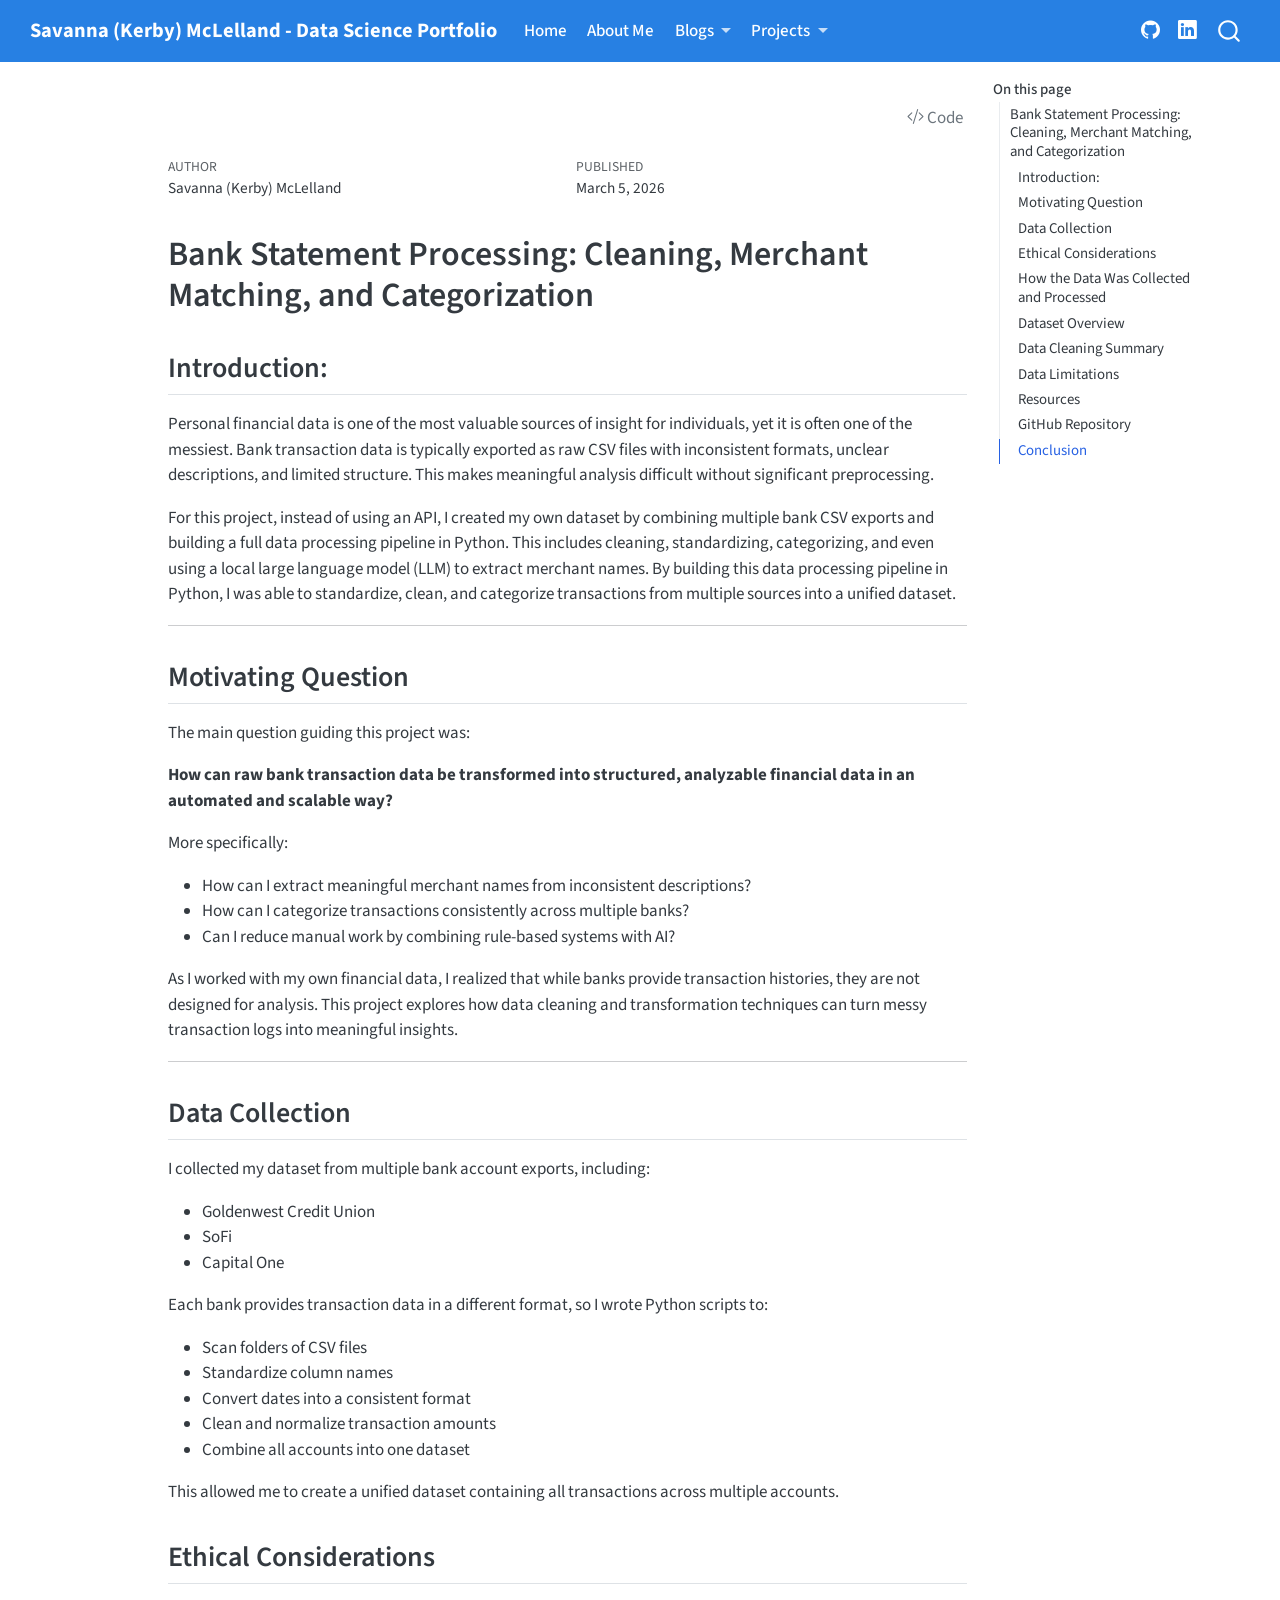
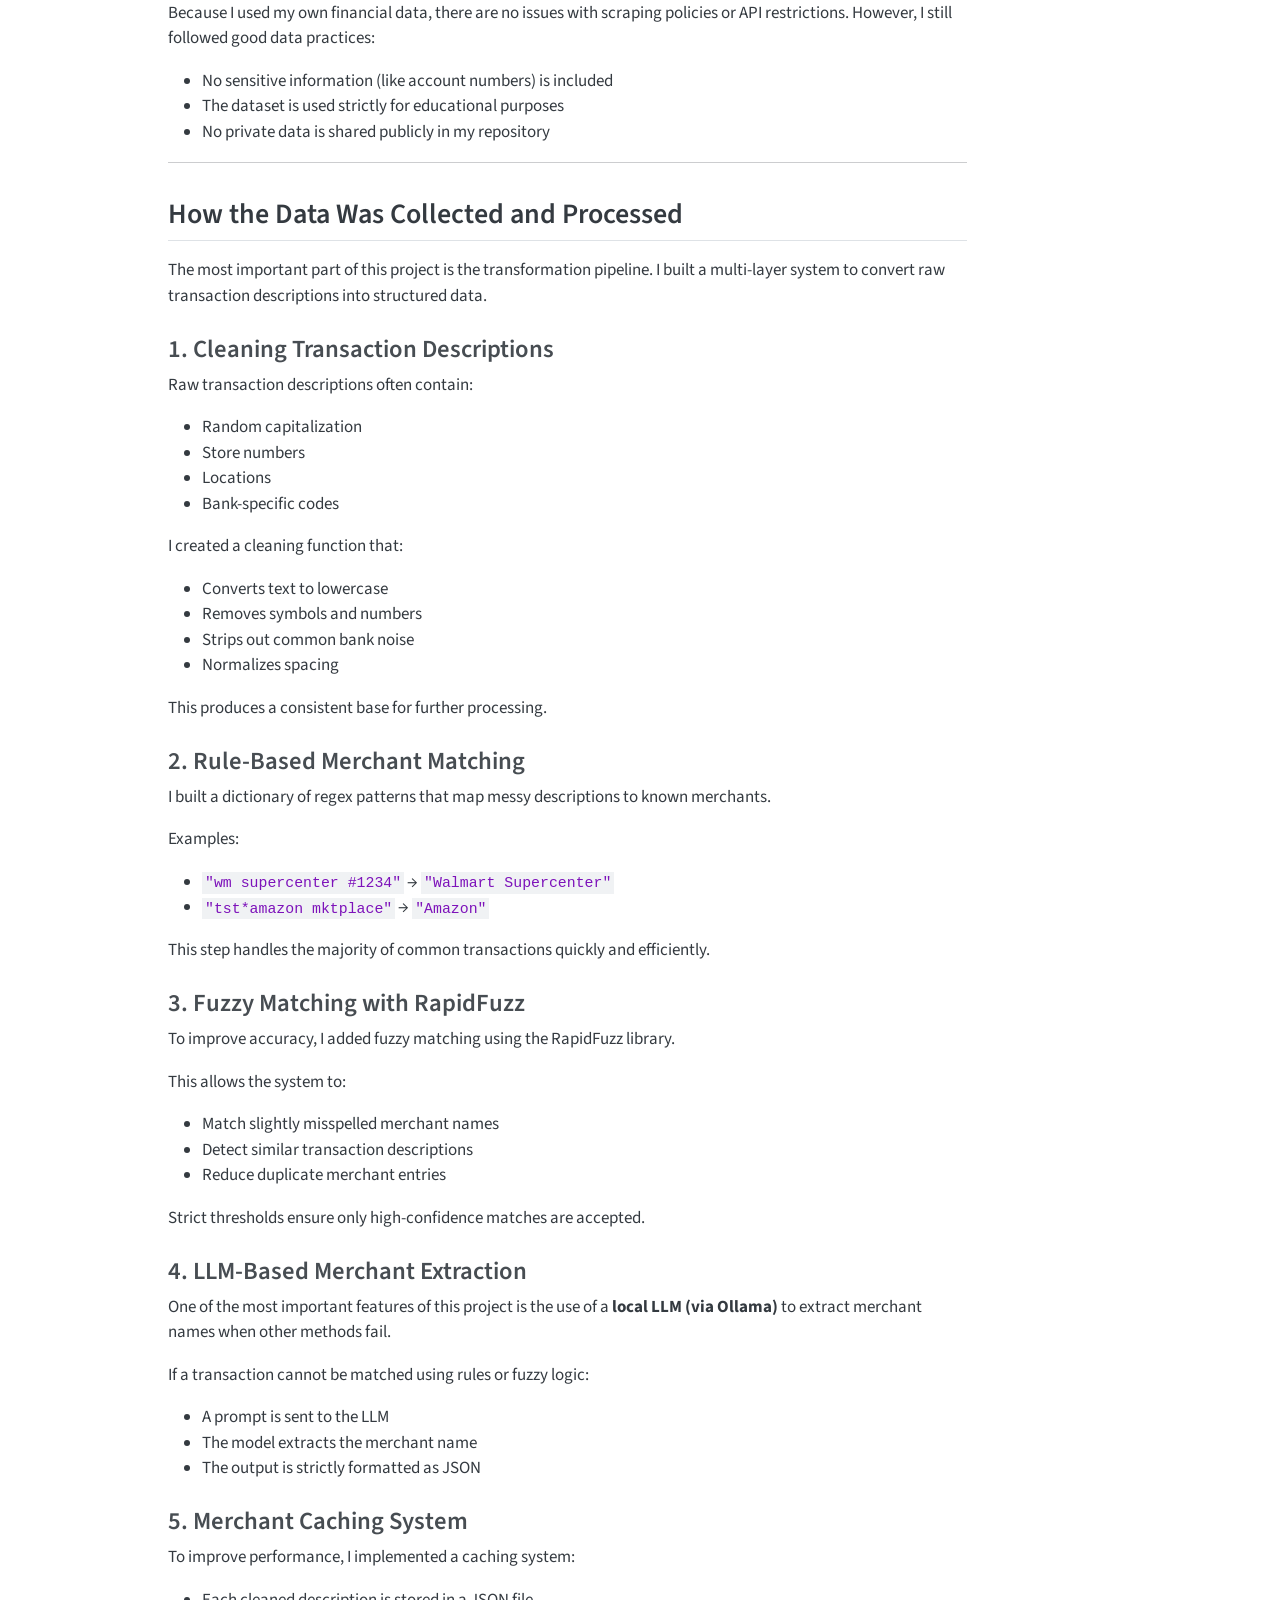
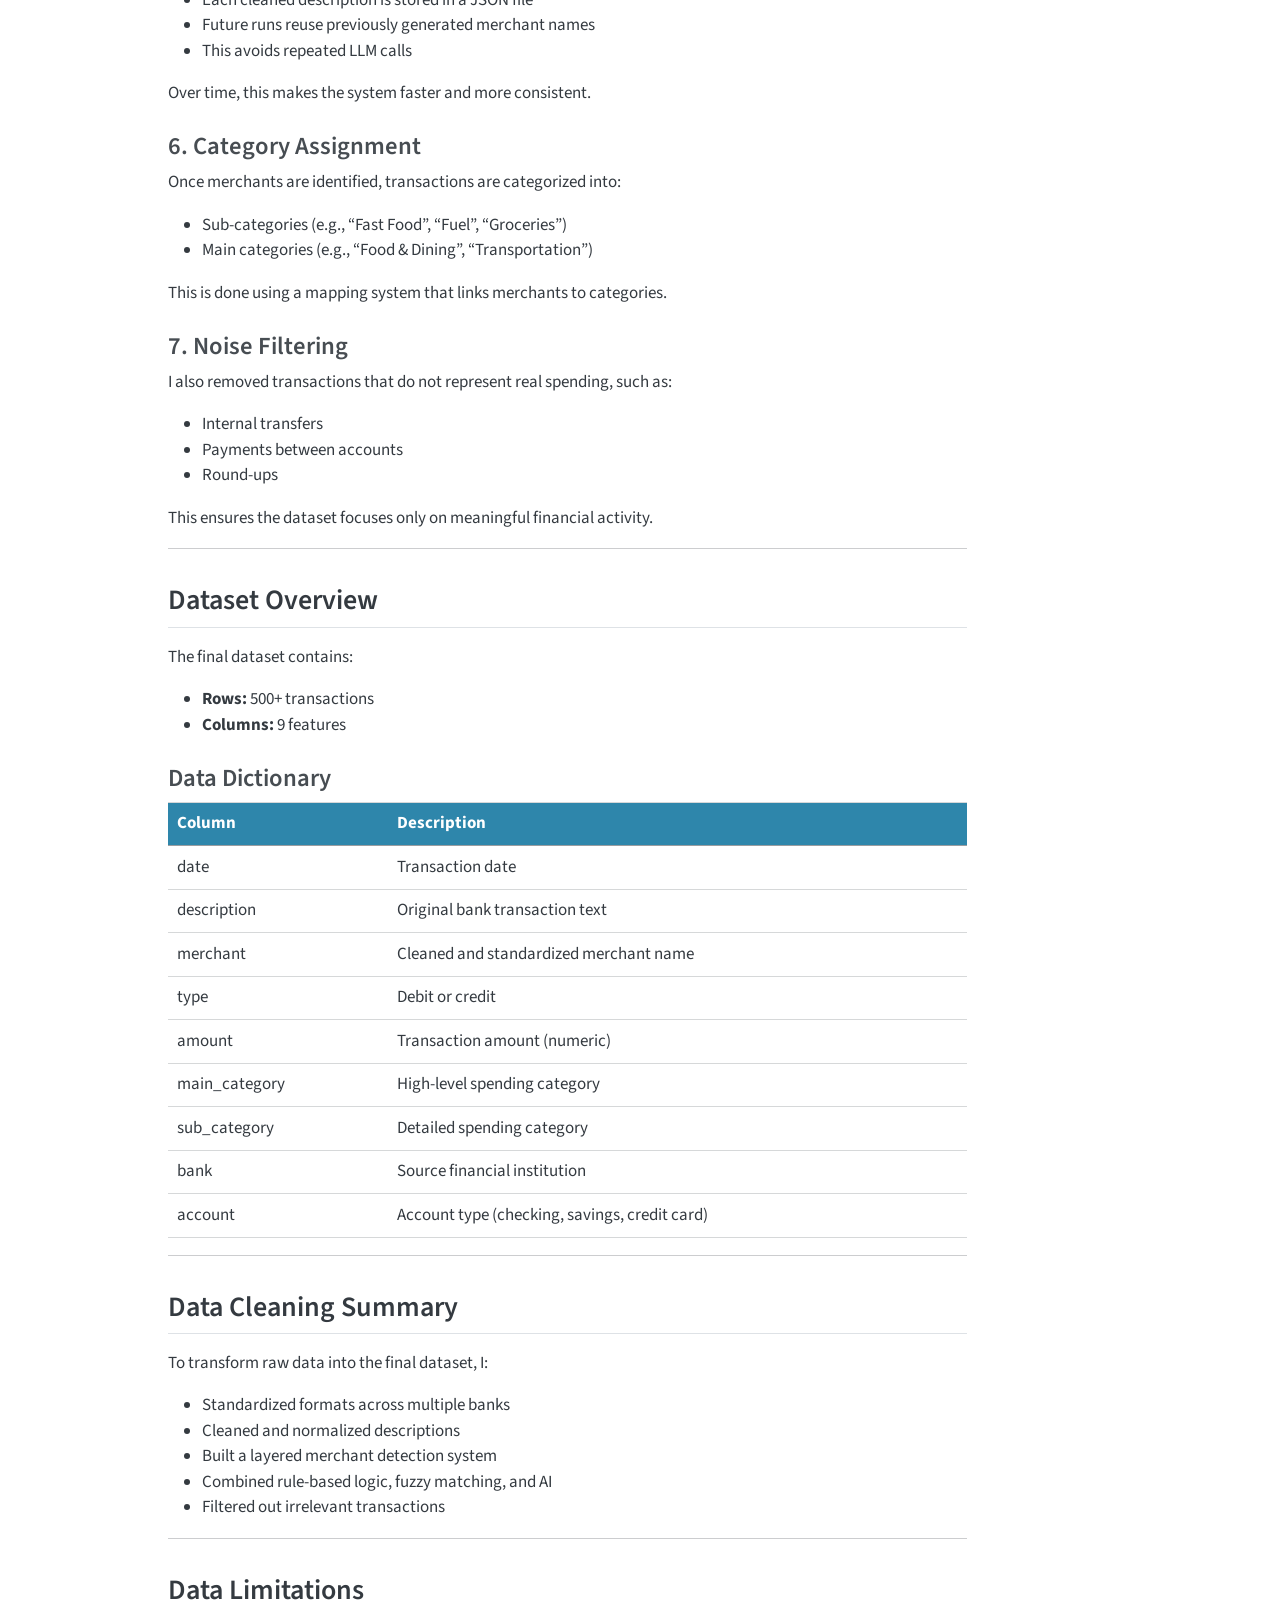
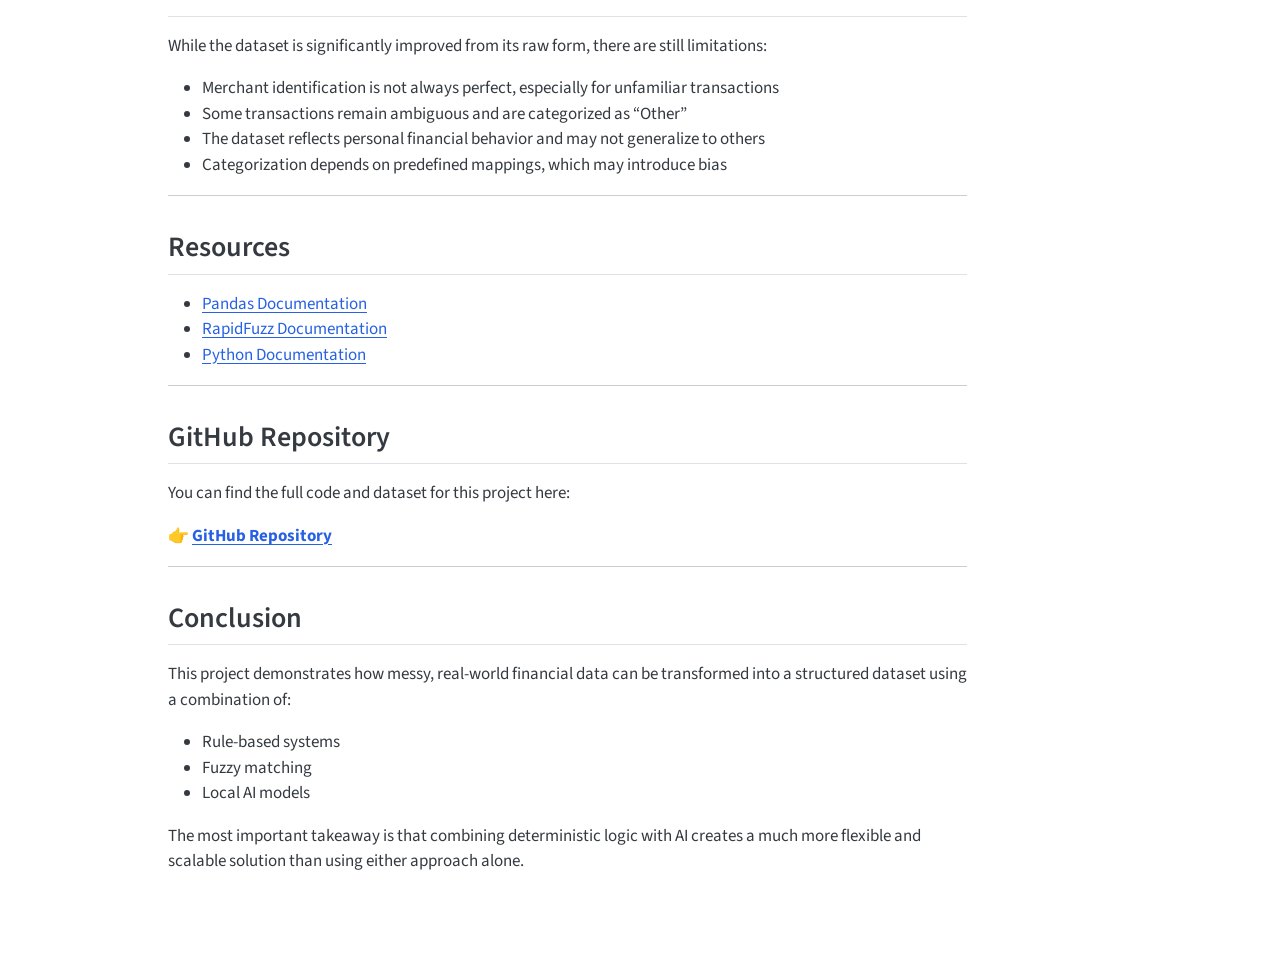
<file: docs/blogs/data-acquisition.html>
<!DOCTYPE html>
<html xmlns="http://www.w3.org/1999/xhtml" lang="en" xml:lang="en"><head>

<meta charset="utf-8">
<meta name="generator" content="quarto-1.8.27">

<meta name="viewport" content="width=device-width, initial-scale=1.0, user-scalable=yes">

<meta name="author" content="Savanna (Kerby) McLelland">
<meta name="dcterms.date" content="2026-03-05">

<title>data-acquisition – Savanna (Kerby) McLelland - Data Science Portfolio</title>
<style>
code{white-space: pre-wrap;}
span.smallcaps{font-variant: small-caps;}
div.columns{display: flex; gap: min(4vw, 1.5em);}
div.column{flex: auto; overflow-x: auto;}
div.hanging-indent{margin-left: 1.5em; text-indent: -1.5em;}
ul.task-list{list-style: none;}
ul.task-list li input[type="checkbox"] {
  width: 0.8em;
  margin: 0 0.8em 0.2em -1em; /* quarto-specific, see https://github.com/quarto-dev/quarto-cli/issues/4556 */ 
  vertical-align: middle;
}
/* CSS for syntax highlighting */
html { -webkit-text-size-adjust: 100%; }
pre > code.sourceCode { white-space: pre; position: relative; }
pre > code.sourceCode > span { display: inline-block; line-height: 1.25; }
pre > code.sourceCode > span:empty { height: 1.2em; }
.sourceCode { overflow: visible; }
code.sourceCode > span { color: inherit; text-decoration: inherit; }
div.sourceCode { margin: 1em 0; }
pre.sourceCode { margin: 0; }
@media screen {
div.sourceCode { overflow: auto; }
}
@media print {
pre > code.sourceCode { white-space: pre-wrap; }
pre > code.sourceCode > span { text-indent: -5em; padding-left: 5em; }
}
pre.numberSource code
  { counter-reset: source-line 0; }
pre.numberSource code > span
  { position: relative; left: -4em; counter-increment: source-line; }
pre.numberSource code > span > a:first-child::before
  { content: counter(source-line);
    position: relative; left: -1em; text-align: right; vertical-align: baseline;
    border: none; display: inline-block;
    -webkit-touch-callout: none; -webkit-user-select: none;
    -khtml-user-select: none; -moz-user-select: none;
    -ms-user-select: none; user-select: none;
    padding: 0 4px; width: 4em;
  }
pre.numberSource { margin-left: 3em;  padding-left: 4px; }
div.sourceCode
  {   }
@media screen {
pre > code.sourceCode > span > a:first-child::before { text-decoration: underline; }
}
</style>


<script src="../site_libs/quarto-nav/quarto-nav.js"></script>
<script src="../site_libs/quarto-nav/headroom.min.js"></script>
<script src="../site_libs/clipboard/clipboard.min.js"></script>
<script src="../site_libs/quarto-search/autocomplete.umd.js"></script>
<script src="../site_libs/quarto-search/fuse.min.js"></script>
<script src="../site_libs/quarto-search/quarto-search.js"></script>
<meta name="quarto:offset" content="../">
<script src="../site_libs/quarto-html/quarto.js" type="module"></script>
<script src="../site_libs/quarto-html/tabsets/tabsets.js" type="module"></script>
<script src="../site_libs/quarto-html/axe/axe-check.js" type="module"></script>
<script src="../site_libs/quarto-html/popper.min.js"></script>
<script src="../site_libs/quarto-html/tippy.umd.min.js"></script>
<script src="../site_libs/quarto-html/anchor.min.js"></script>
<link href="../site_libs/quarto-html/tippy.css" rel="stylesheet">
<link href="../site_libs/quarto-html/quarto-syntax-highlighting-ed96de9b727972fe78a7b5d16c58bf87.css" rel="stylesheet" id="quarto-text-highlighting-styles">
<script src="../site_libs/bootstrap/bootstrap.min.js"></script>
<link href="../site_libs/bootstrap/bootstrap-icons.css" rel="stylesheet">
<link href="../site_libs/bootstrap/bootstrap-029b10fc0dc652dab2ec1ac156c1a037.min.css" rel="stylesheet" append-hash="true" id="quarto-bootstrap" data-mode="light">
<script id="quarto-search-options" type="application/json">{
  "location": "navbar",
  "copy-button": false,
  "collapse-after": 3,
  "panel-placement": "end",
  "type": "overlay",
  "limit": 50,
  "keyboard-shortcut": [
    "f",
    "/",
    "s"
  ],
  "show-item-context": false,
  "language": {
    "search-no-results-text": "No results",
    "search-matching-documents-text": "matching documents",
    "search-copy-link-title": "Copy link to search",
    "search-hide-matches-text": "Hide additional matches",
    "search-more-match-text": "more match in this document",
    "search-more-matches-text": "more matches in this document",
    "search-clear-button-title": "Clear",
    "search-text-placeholder": "",
    "search-detached-cancel-button-title": "Cancel",
    "search-submit-button-title": "Submit",
    "search-label": "Search"
  }
}</script>


<link rel="stylesheet" href="../styles.css">
</head>

<body class="nav-fixed quarto-light">

<div id="quarto-search-results"></div>
  <header id="quarto-header" class="headroom fixed-top">
    <nav class="navbar navbar-expand-lg " data-bs-theme="dark">
      <div class="navbar-container container-fluid">
      <div class="navbar-brand-container mx-auto">
    <a class="navbar-brand" href="../index.html">
    <span class="navbar-title">Savanna (Kerby) McLelland - Data Science Portfolio</span>
    </a>
  </div>
            <div id="quarto-search" class="" title="Search"></div>
          <button class="navbar-toggler" type="button" data-bs-toggle="collapse" data-bs-target="#navbarCollapse" aria-controls="navbarCollapse" role="menu" aria-expanded="false" aria-label="Toggle navigation" onclick="if (window.quartoToggleHeadroom) { window.quartoToggleHeadroom(); }">
  <span class="navbar-toggler-icon"></span>
</button>
          <div class="collapse navbar-collapse" id="navbarCollapse">
            <ul class="navbar-nav navbar-nav-scroll me-auto">
  <li class="nav-item">
    <a class="nav-link" href="../index.html"> 
<span class="menu-text">Home</span></a>
  </li>  
  <li class="nav-item">
    <a class="nav-link" href="../about.html"> 
<span class="menu-text">About Me</span></a>
  </li>  
  <li class="nav-item dropdown ">
    <a class="nav-link dropdown-toggle" href="#" id="nav-menu-blogs" role="link" data-bs-toggle="dropdown" aria-expanded="false">
 <span class="menu-text">Blogs</span>
    </a>
    <ul class="dropdown-menu" aria-labelledby="nav-menu-blogs">    
        <li>
    <a class="dropdown-item" href="../blogs/tutorial.html">
 <span class="dropdown-text">RapidFuzz in Python</span></a>
  </li>  
        <li>
    <a class="dropdown-item" href="../blogs/data-acquisition.html">
 <span class="dropdown-text">Bank Statement Processing</span></a>
  </li>  
    </ul>
  </li>
  <li class="nav-item dropdown ">
    <a class="nav-link dropdown-toggle" href="#" id="nav-menu-projects" role="link" data-bs-toggle="dropdown" aria-expanded="false">
 <span class="menu-text">Projects</span>
    </a>
    <ul class="dropdown-menu" aria-labelledby="nav-menu-projects">    
        <li>
    <a class="dropdown-item" href="../projects/index.html">
 <span class="dropdown-text">All Projects</span></a>
  </li>  
        <li><hr class="dropdown-divider"></li>
        <li>
    <a class="dropdown-item" href="../projects/streamlit-budget-dashboard.html">
 <span class="dropdown-text">Streamlit Budget Dashboard</span></a>
  </li>  
        <li>
    <a class="dropdown-item" href="../projects/sleep-quality.html">
 <span class="dropdown-text">Sleep Quality Analysis</span></a>
  </li>  
        <li>
    <a class="dropdown-item" href="../projects/receipt-processor.html">
 <span class="dropdown-text">Receipt Processor</span></a>
  </li>  
        <li>
    <a class="dropdown-item" href="../projects/bank-statement-processor.html">
 <span class="dropdown-text">Bank Statement Processor</span></a>
  </li>  
        <li>
    <a class="dropdown-item" href="../projects/cpi-food-cost-analysis.html">
 <span class="dropdown-text">CPI Food Cost Analysis</span></a>
  </li>  
        <li>
    <a class="dropdown-item" href="../projects/popcorn-experiment.html">
 <span class="dropdown-text">Popcorn Experiment</span></a>
  </li>  
    </ul>
  </li>
</ul>
            <ul class="navbar-nav navbar-nav-scroll ms-auto">
  <li class="nav-item compact">
    <a class="nav-link" href="https://github.com/Xapamma"> <i class="bi bi-github" role="img">
</i> 
<span class="menu-text"></span></a>
  </li>  
  <li class="nav-item compact">
    <a class="nav-link" href="https://www.linkedin.com/in/savanna-mclelland-8178b7206"> <i class="bi bi-linkedin" role="img">
</i> 
<span class="menu-text"></span></a>
  </li>  
</ul>
          </div> <!-- /navcollapse -->
            <div class="quarto-navbar-tools">
</div>
      </div> <!-- /container-fluid -->
    </nav>
</header>
<!-- content -->
<div id="quarto-content" class="quarto-container page-columns page-rows-contents page-layout-article page-navbar">
<!-- sidebar -->
<!-- margin-sidebar -->
    <div id="quarto-margin-sidebar" class="sidebar margin-sidebar">
        <nav id="TOC" role="doc-toc" class="toc-active">
    <h2 id="toc-title">On this page</h2>
   
  <ul>
  <li><a href="#bank-statement-processing-cleaning-merchant-matching-and-categorization" id="toc-bank-statement-processing-cleaning-merchant-matching-and-categorization" class="nav-link active" data-scroll-target="#bank-statement-processing-cleaning-merchant-matching-and-categorization">Bank Statement Processing: Cleaning, Merchant Matching, and Categorization</a>
  <ul class="collapse">
  <li><a href="#introduction" id="toc-introduction" class="nav-link" data-scroll-target="#introduction">Introduction:</a></li>
  <li><a href="#motivating-question" id="toc-motivating-question" class="nav-link" data-scroll-target="#motivating-question">Motivating Question</a></li>
  <li><a href="#data-collection" id="toc-data-collection" class="nav-link" data-scroll-target="#data-collection">Data Collection</a></li>
  <li><a href="#ethical-considerations" id="toc-ethical-considerations" class="nav-link" data-scroll-target="#ethical-considerations">Ethical Considerations</a></li>
  <li><a href="#how-the-data-was-collected-and-processed" id="toc-how-the-data-was-collected-and-processed" class="nav-link" data-scroll-target="#how-the-data-was-collected-and-processed">How the Data Was Collected and Processed</a>
  <ul class="collapse">
  <li><a href="#cleaning-transaction-descriptions" id="toc-cleaning-transaction-descriptions" class="nav-link" data-scroll-target="#cleaning-transaction-descriptions">1. Cleaning Transaction Descriptions</a></li>
  <li><a href="#rule-based-merchant-matching" id="toc-rule-based-merchant-matching" class="nav-link" data-scroll-target="#rule-based-merchant-matching">2. Rule-Based Merchant Matching</a></li>
  <li><a href="#fuzzy-matching-with-rapidfuzz" id="toc-fuzzy-matching-with-rapidfuzz" class="nav-link" data-scroll-target="#fuzzy-matching-with-rapidfuzz">3. Fuzzy Matching with RapidFuzz</a></li>
  <li><a href="#llm-based-merchant-extraction" id="toc-llm-based-merchant-extraction" class="nav-link" data-scroll-target="#llm-based-merchant-extraction">4. LLM-Based Merchant Extraction</a></li>
  <li><a href="#merchant-caching-system" id="toc-merchant-caching-system" class="nav-link" data-scroll-target="#merchant-caching-system">5. Merchant Caching System</a></li>
  <li><a href="#category-assignment" id="toc-category-assignment" class="nav-link" data-scroll-target="#category-assignment">6. Category Assignment</a></li>
  <li><a href="#noise-filtering" id="toc-noise-filtering" class="nav-link" data-scroll-target="#noise-filtering">7. Noise Filtering</a></li>
  </ul></li>
  <li><a href="#dataset-overview" id="toc-dataset-overview" class="nav-link" data-scroll-target="#dataset-overview">Dataset Overview</a>
  <ul class="collapse">
  <li><a href="#data-dictionary" id="toc-data-dictionary" class="nav-link" data-scroll-target="#data-dictionary">Data Dictionary</a></li>
  </ul></li>
  <li><a href="#data-cleaning-summary" id="toc-data-cleaning-summary" class="nav-link" data-scroll-target="#data-cleaning-summary">Data Cleaning Summary</a></li>
  <li><a href="#data-limitations" id="toc-data-limitations" class="nav-link" data-scroll-target="#data-limitations">Data Limitations</a></li>
  <li><a href="#resources" id="toc-resources" class="nav-link" data-scroll-target="#resources">Resources</a></li>
  <li><a href="#github-repository" id="toc-github-repository" class="nav-link" data-scroll-target="#github-repository">GitHub Repository</a></li>
  <li><a href="#conclusion" id="toc-conclusion" class="nav-link" data-scroll-target="#conclusion">Conclusion</a></li>
  </ul></li>
  </ul>
</nav>
    </div>
<!-- main -->
<main class="content" id="quarto-document-content"><div class="quarto-title-block"><div class="quarto-title-tools-only"><h1></h1><button type="button" class="btn code-tools-button" id="quarto-code-tools-source"><i class="bi"></i> Code</button></div></div>

<header id="title-block-header" class="quarto-title-block default">
<div class="quarto-title">
</div>



<div class="quarto-title-meta">

    <div>
    <div class="quarto-title-meta-heading">Author</div>
    <div class="quarto-title-meta-contents">
             <p>Savanna (Kerby) McLelland </p>
          </div>
  </div>
    
    <div>
    <div class="quarto-title-meta-heading">Published</div>
    <div class="quarto-title-meta-contents">
      <p class="date">March 5, 2026</p>
    </div>
  </div>
  
    
  </div>
  


</header>


<section id="bank-statement-processing-cleaning-merchant-matching-and-categorization" class="level1">
<h1>Bank Statement Processing: Cleaning, Merchant Matching, and Categorization</h1>
<section id="introduction" class="level2">
<h2 class="anchored" data-anchor-id="introduction">Introduction:</h2>
<p>Personal financial data is one of the most valuable sources of insight for individuals, yet it is often one of the messiest. Bank transaction data is typically exported as raw CSV files with inconsistent formats, unclear descriptions, and limited structure. This makes meaningful analysis difficult without significant preprocessing.</p>
<p>For this project, instead of using an API, I created my own dataset by combining multiple bank CSV exports and building a full data processing pipeline in Python. This includes cleaning, standardizing, categorizing, and even using a local large language model (LLM) to extract merchant names. By building this data processing pipeline in Python, I was able to standardize, clean, and categorize transactions from multiple sources into a unified dataset.</p>
<hr>
</section>
<section id="motivating-question" class="level2">
<h2 class="anchored" data-anchor-id="motivating-question">Motivating Question</h2>
<p>The main question guiding this project was:</p>
<p><strong>How can raw bank transaction data be transformed into structured, analyzable financial data in an automated and scalable way?</strong></p>
<p>More specifically:</p>
<ul>
<li>How can I extract meaningful merchant names from inconsistent descriptions?</li>
<li>How can I categorize transactions consistently across multiple banks?</li>
<li>Can I reduce manual work by combining rule-based systems with AI?</li>
</ul>
<p>As I worked with my own financial data, I realized that while banks provide transaction histories, they are not designed for analysis. This project explores how data cleaning and transformation techniques can turn messy transaction logs into meaningful insights.</p>
<hr>
</section>
<section id="data-collection" class="level2">
<h2 class="anchored" data-anchor-id="data-collection">Data Collection</h2>
<p>I collected my dataset from multiple bank account exports, including:</p>
<ul>
<li>Goldenwest Credit Union<br>
</li>
<li>SoFi<br>
</li>
<li>Capital One</li>
</ul>
<p>Each bank provides transaction data in a different format, so I wrote Python scripts to:</p>
<ul>
<li>Scan folders of CSV files<br>
</li>
<li>Standardize column names<br>
</li>
<li>Convert dates into a consistent format<br>
</li>
<li>Clean and normalize transaction amounts<br>
</li>
<li>Combine all accounts into one dataset</li>
</ul>
<p>This allowed me to create a unified dataset containing all transactions across multiple accounts.</p>
</section>
<section id="ethical-considerations" class="level2">
<h2 class="anchored" data-anchor-id="ethical-considerations">Ethical Considerations</h2>
<p>Because I used my own financial data, there are no issues with scraping policies or API restrictions. However, I still followed good data practices:</p>
<ul>
<li>No sensitive information (like account numbers) is included<br>
</li>
<li>The dataset is used strictly for educational purposes<br>
</li>
<li>No private data is shared publicly in my repository</li>
</ul>
<hr>
</section>
<section id="how-the-data-was-collected-and-processed" class="level2">
<h2 class="anchored" data-anchor-id="how-the-data-was-collected-and-processed">How the Data Was Collected and Processed</h2>
<p>The most important part of this project is the transformation pipeline. I built a multi-layer system to convert raw transaction descriptions into structured data.</p>
<section id="cleaning-transaction-descriptions" class="level3">
<h3 class="anchored" data-anchor-id="cleaning-transaction-descriptions">1. Cleaning Transaction Descriptions</h3>
<p>Raw transaction descriptions often contain:</p>
<ul>
<li>Random capitalization<br>
</li>
<li>Store numbers<br>
</li>
<li>Locations<br>
</li>
<li>Bank-specific codes</li>
</ul>
<p>I created a cleaning function that:</p>
<ul>
<li>Converts text to lowercase<br>
</li>
<li>Removes symbols and numbers<br>
</li>
<li>Strips out common bank noise<br>
</li>
<li>Normalizes spacing</li>
</ul>
<p>This produces a consistent base for further processing.</p>
</section>
<section id="rule-based-merchant-matching" class="level3">
<h3 class="anchored" data-anchor-id="rule-based-merchant-matching">2. Rule-Based Merchant Matching</h3>
<p>I built a dictionary of regex patterns that map messy descriptions to known merchants.</p>
<p>Examples:</p>
<ul>
<li><code>"wm supercenter #1234"</code> → <code>"Walmart Supercenter"</code><br>
</li>
<li><code>"tst*amazon mktplace"</code> → <code>"Amazon"</code></li>
</ul>
<p>This step handles the majority of common transactions quickly and efficiently.</p>
</section>
<section id="fuzzy-matching-with-rapidfuzz" class="level3">
<h3 class="anchored" data-anchor-id="fuzzy-matching-with-rapidfuzz">3. Fuzzy Matching with RapidFuzz</h3>
<p>To improve accuracy, I added fuzzy matching using the RapidFuzz library.</p>
<p>This allows the system to:</p>
<ul>
<li>Match slightly misspelled merchant names<br>
</li>
<li>Detect similar transaction descriptions<br>
</li>
<li>Reduce duplicate merchant entries</li>
</ul>
<p>Strict thresholds ensure only high-confidence matches are accepted.</p>
</section>
<section id="llm-based-merchant-extraction" class="level3">
<h3 class="anchored" data-anchor-id="llm-based-merchant-extraction">4. LLM-Based Merchant Extraction</h3>
<p>One of the most important features of this project is the use of a <strong>local LLM (via Ollama)</strong> to extract merchant names when other methods fail.</p>
<p>If a transaction cannot be matched using rules or fuzzy logic:</p>
<ul>
<li>A prompt is sent to the LLM<br>
</li>
<li>The model extracts the merchant name<br>
</li>
<li>The output is strictly formatted as JSON</li>
</ul>
</section>
<section id="merchant-caching-system" class="level3">
<h3 class="anchored" data-anchor-id="merchant-caching-system">5. Merchant Caching System</h3>
<p>To improve performance, I implemented a caching system:</p>
<ul>
<li>Each cleaned description is stored in a JSON file<br>
</li>
<li>Future runs reuse previously generated merchant names<br>
</li>
<li>This avoids repeated LLM calls</li>
</ul>
<p>Over time, this makes the system faster and more consistent.</p>
</section>
<section id="category-assignment" class="level3">
<h3 class="anchored" data-anchor-id="category-assignment">6. Category Assignment</h3>
<p>Once merchants are identified, transactions are categorized into:</p>
<ul>
<li>Sub-categories (e.g., “Fast Food”, “Fuel”, “Groceries”)<br>
</li>
<li>Main categories (e.g., “Food &amp; Dining”, “Transportation”)</li>
</ul>
<p>This is done using a mapping system that links merchants to categories.</p>
</section>
<section id="noise-filtering" class="level3">
<h3 class="anchored" data-anchor-id="noise-filtering">7. Noise Filtering</h3>
<p>I also removed transactions that do not represent real spending, such as:</p>
<ul>
<li>Internal transfers<br>
</li>
<li>Payments between accounts<br>
</li>
<li>Round-ups</li>
</ul>
<p>This ensures the dataset focuses only on meaningful financial activity.</p>
<hr>
</section>
</section>
<section id="dataset-overview" class="level2">
<h2 class="anchored" data-anchor-id="dataset-overview">Dataset Overview</h2>
<p>The final dataset contains:</p>
<ul>
<li><strong>Rows:</strong> 500+ transactions<br>
</li>
<li><strong>Columns:</strong> 9 features</li>
</ul>
<section id="data-dictionary" class="level3">
<h3 class="anchored" data-anchor-id="data-dictionary">Data Dictionary</h3>
<table class="caption-top table">
<thead>
<tr class="header">
<th>Column</th>
<th>Description</th>
</tr>
</thead>
<tbody>
<tr class="odd">
<td>date</td>
<td>Transaction date</td>
</tr>
<tr class="even">
<td>description</td>
<td>Original bank transaction text</td>
</tr>
<tr class="odd">
<td>merchant</td>
<td>Cleaned and standardized merchant name</td>
</tr>
<tr class="even">
<td>type</td>
<td>Debit or credit</td>
</tr>
<tr class="odd">
<td>amount</td>
<td>Transaction amount (numeric)</td>
</tr>
<tr class="even">
<td>main_category</td>
<td>High-level spending category</td>
</tr>
<tr class="odd">
<td>sub_category</td>
<td>Detailed spending category</td>
</tr>
<tr class="even">
<td>bank</td>
<td>Source financial institution</td>
</tr>
<tr class="odd">
<td>account</td>
<td>Account type (checking, savings, credit card)</td>
</tr>
</tbody>
</table>
<hr>
</section>
</section>
<section id="data-cleaning-summary" class="level2">
<h2 class="anchored" data-anchor-id="data-cleaning-summary">Data Cleaning Summary</h2>
<p>To transform raw data into the final dataset, I:</p>
<ul>
<li>Standardized formats across multiple banks<br>
</li>
<li>Cleaned and normalized descriptions<br>
</li>
<li>Built a layered merchant detection system<br>
</li>
<li>Combined rule-based logic, fuzzy matching, and AI<br>
</li>
<li>Filtered out irrelevant transactions</li>
</ul>
<hr>
</section>
<section id="data-limitations" class="level2">
<h2 class="anchored" data-anchor-id="data-limitations">Data Limitations</h2>
<p>While the dataset is significantly improved from its raw form, there are still limitations:</p>
<ul>
<li>Merchant identification is not always perfect, especially for unfamiliar transactions<br>
</li>
<li>Some transactions remain ambiguous and are categorized as “Other”<br>
</li>
<li>The dataset reflects personal financial behavior and may not generalize to others<br>
</li>
<li>Categorization depends on predefined mappings, which may introduce bias</li>
</ul>
<hr>
</section>
<section id="resources" class="level2">
<h2 class="anchored" data-anchor-id="resources">Resources</h2>
<ul>
<li><a href="https://pandas.pydata.org/">Pandas Documentation</a><br>
</li>
<li><a href="https://rapidfuzz.github.io/RapidFuzz/">RapidFuzz Documentation</a><br>
</li>
<li><a href="https://docs.python.org/3/">Python Documentation</a></li>
</ul>
<hr>
</section>
<section id="github-repository" class="level2">
<h2 class="anchored" data-anchor-id="github-repository">GitHub Repository</h2>
<p>You can find the full code and dataset for this project here:</p>
<p>👉 <a href="https://github.com/Xapamma/Bank-Statement-Processor"><strong>GitHub Repository</strong></a></p>
<hr>
</section>
<section id="conclusion" class="level2">
<h2 class="anchored" data-anchor-id="conclusion">Conclusion</h2>
<p>This project demonstrates how messy, real-world financial data can be transformed into a structured dataset using a combination of:</p>
<ul>
<li>Rule-based systems<br>
</li>
<li>Fuzzy matching<br>
</li>
<li>Local AI models</li>
</ul>
<p>The most important takeaway is that combining deterministic logic with AI creates a much more flexible and scalable solution than using either approach alone.</p>


<!-- -->

</section>
</section>

</main> <!-- /main -->
<script id="quarto-html-after-body" type="application/javascript">
  window.document.addEventListener("DOMContentLoaded", function (event) {
    const icon = "";
    const anchorJS = new window.AnchorJS();
    anchorJS.options = {
      placement: 'right',
      icon: icon
    };
    anchorJS.add('.anchored');
    const isCodeAnnotation = (el) => {
      for (const clz of el.classList) {
        if (clz.startsWith('code-annotation-')) {                     
          return true;
        }
      }
      return false;
    }
    const onCopySuccess = function(e) {
      // button target
      const button = e.trigger;
      // don't keep focus
      button.blur();
      // flash "checked"
      button.classList.add('code-copy-button-checked');
      var currentTitle = button.getAttribute("title");
      button.setAttribute("title", "Copied!");
      let tooltip;
      if (window.bootstrap) {
        button.setAttribute("data-bs-toggle", "tooltip");
        button.setAttribute("data-bs-placement", "left");
        button.setAttribute("data-bs-title", "Copied!");
        tooltip = new bootstrap.Tooltip(button, 
          { trigger: "manual", 
            customClass: "code-copy-button-tooltip",
            offset: [0, -8]});
        tooltip.show();    
      }
      setTimeout(function() {
        if (tooltip) {
          tooltip.hide();
          button.removeAttribute("data-bs-title");
          button.removeAttribute("data-bs-toggle");
          button.removeAttribute("data-bs-placement");
        }
        button.setAttribute("title", currentTitle);
        button.classList.remove('code-copy-button-checked');
      }, 1000);
      // clear code selection
      e.clearSelection();
    }
    const getTextToCopy = function(trigger) {
      const outerScaffold = trigger.parentElement.cloneNode(true);
      const codeEl = outerScaffold.querySelector('code');
      for (const childEl of codeEl.children) {
        if (isCodeAnnotation(childEl)) {
          childEl.remove();
        }
      }
      return codeEl.innerText;
    }
    const clipboard = new window.ClipboardJS('.code-copy-button:not([data-in-quarto-modal])', {
      text: getTextToCopy
    });
    clipboard.on('success', onCopySuccess);
    if (window.document.getElementById('quarto-embedded-source-code-modal')) {
      const clipboardModal = new window.ClipboardJS('.code-copy-button[data-in-quarto-modal]', {
        text: getTextToCopy,
        container: window.document.getElementById('quarto-embedded-source-code-modal')
      });
      clipboardModal.on('success', onCopySuccess);
    }
    const viewSource = window.document.getElementById('quarto-view-source') ||
                       window.document.getElementById('quarto-code-tools-source');
    if (viewSource) {
      const sourceUrl = viewSource.getAttribute("data-quarto-source-url");
      viewSource.addEventListener("click", function(e) {
        if (sourceUrl) {
          // rstudio viewer pane
          if (/\bcapabilities=\b/.test(window.location)) {
            window.open(sourceUrl);
          } else {
            window.location.href = sourceUrl;
          }
        } else {
          const modal = new bootstrap.Modal(document.getElementById('quarto-embedded-source-code-modal'));
          modal.show();
        }
        return false;
      });
    }
    function toggleCodeHandler(show) {
      return function(e) {
        const detailsSrc = window.document.querySelectorAll(".cell > details > .sourceCode");
        for (let i=0; i<detailsSrc.length; i++) {
          const details = detailsSrc[i].parentElement;
          if (show) {
            details.open = true;
          } else {
            details.removeAttribute("open");
          }
        }
        const cellCodeDivs = window.document.querySelectorAll(".cell > .sourceCode");
        const fromCls = show ? "hidden" : "unhidden";
        const toCls = show ? "unhidden" : "hidden";
        for (let i=0; i<cellCodeDivs.length; i++) {
          const codeDiv = cellCodeDivs[i];
          if (codeDiv.classList.contains(fromCls)) {
            codeDiv.classList.remove(fromCls);
            codeDiv.classList.add(toCls);
          } 
        }
        return false;
      }
    }
    const hideAllCode = window.document.getElementById("quarto-hide-all-code");
    if (hideAllCode) {
      hideAllCode.addEventListener("click", toggleCodeHandler(false));
    }
    const showAllCode = window.document.getElementById("quarto-show-all-code");
    if (showAllCode) {
      showAllCode.addEventListener("click", toggleCodeHandler(true));
    }
      var localhostRegex = new RegExp(/^(?:http|https):\/\/localhost\:?[0-9]*\//);
      var mailtoRegex = new RegExp(/^mailto:/);
        var filterRegex = new RegExp('/' + window.location.host + '/');
      var isInternal = (href) => {
          return filterRegex.test(href) || localhostRegex.test(href) || mailtoRegex.test(href);
      }
      // Inspect non-navigation links and adorn them if external
     var links = window.document.querySelectorAll('a[href]:not(.nav-link):not(.navbar-brand):not(.toc-action):not(.sidebar-link):not(.sidebar-item-toggle):not(.pagination-link):not(.no-external):not([aria-hidden]):not(.dropdown-item):not(.quarto-navigation-tool):not(.about-link)');
      for (var i=0; i<links.length; i++) {
        const link = links[i];
        if (!isInternal(link.href)) {
          // undo the damage that might have been done by quarto-nav.js in the case of
          // links that we want to consider external
          if (link.dataset.originalHref !== undefined) {
            link.href = link.dataset.originalHref;
          }
        }
      }
    function tippyHover(el, contentFn, onTriggerFn, onUntriggerFn) {
      const config = {
        allowHTML: true,
        maxWidth: 500,
        delay: 100,
        arrow: false,
        appendTo: function(el) {
            return el.parentElement;
        },
        interactive: true,
        interactiveBorder: 10,
        theme: 'quarto',
        placement: 'bottom-start',
      };
      if (contentFn) {
        config.content = contentFn;
      }
      if (onTriggerFn) {
        config.onTrigger = onTriggerFn;
      }
      if (onUntriggerFn) {
        config.onUntrigger = onUntriggerFn;
      }
      window.tippy(el, config); 
    }
    const noterefs = window.document.querySelectorAll('a[role="doc-noteref"]');
    for (var i=0; i<noterefs.length; i++) {
      const ref = noterefs[i];
      tippyHover(ref, function() {
        // use id or data attribute instead here
        let href = ref.getAttribute('data-footnote-href') || ref.getAttribute('href');
        try { href = new URL(href).hash; } catch {}
        const id = href.replace(/^#\/?/, "");
        const note = window.document.getElementById(id);
        if (note) {
          return note.innerHTML;
        } else {
          return "";
        }
      });
    }
    const xrefs = window.document.querySelectorAll('a.quarto-xref');
    const processXRef = (id, note) => {
      // Strip column container classes
      const stripColumnClz = (el) => {
        el.classList.remove("page-full", "page-columns");
        if (el.children) {
          for (const child of el.children) {
            stripColumnClz(child);
          }
        }
      }
      stripColumnClz(note)
      if (id === null || id.startsWith('sec-')) {
        // Special case sections, only their first couple elements
        const container = document.createElement("div");
        if (note.children && note.children.length > 2) {
          container.appendChild(note.children[0].cloneNode(true));
          for (let i = 1; i < note.children.length; i++) {
            const child = note.children[i];
            if (child.tagName === "P" && child.innerText === "") {
              continue;
            } else {
              container.appendChild(child.cloneNode(true));
              break;
            }
          }
          if (window.Quarto?.typesetMath) {
            window.Quarto.typesetMath(container);
          }
          return container.innerHTML
        } else {
          if (window.Quarto?.typesetMath) {
            window.Quarto.typesetMath(note);
          }
          return note.innerHTML;
        }
      } else {
        // Remove any anchor links if they are present
        const anchorLink = note.querySelector('a.anchorjs-link');
        if (anchorLink) {
          anchorLink.remove();
        }
        if (window.Quarto?.typesetMath) {
          window.Quarto.typesetMath(note);
        }
        if (note.classList.contains("callout")) {
          return note.outerHTML;
        } else {
          return note.innerHTML;
        }
      }
    }
    for (var i=0; i<xrefs.length; i++) {
      const xref = xrefs[i];
      tippyHover(xref, undefined, function(instance) {
        instance.disable();
        let url = xref.getAttribute('href');
        let hash = undefined; 
        if (url.startsWith('#')) {
          hash = url;
        } else {
          try { hash = new URL(url).hash; } catch {}
        }
        if (hash) {
          const id = hash.replace(/^#\/?/, "");
          const note = window.document.getElementById(id);
          if (note !== null) {
            try {
              const html = processXRef(id, note.cloneNode(true));
              instance.setContent(html);
            } finally {
              instance.enable();
              instance.show();
            }
          } else {
            // See if we can fetch this
            fetch(url.split('#')[0])
            .then(res => res.text())
            .then(html => {
              const parser = new DOMParser();
              const htmlDoc = parser.parseFromString(html, "text/html");
              const note = htmlDoc.getElementById(id);
              if (note !== null) {
                const html = processXRef(id, note);
                instance.setContent(html);
              } 
            }).finally(() => {
              instance.enable();
              instance.show();
            });
          }
        } else {
          // See if we can fetch a full url (with no hash to target)
          // This is a special case and we should probably do some content thinning / targeting
          fetch(url)
          .then(res => res.text())
          .then(html => {
            const parser = new DOMParser();
            const htmlDoc = parser.parseFromString(html, "text/html");
            const note = htmlDoc.querySelector('main.content');
            if (note !== null) {
              // This should only happen for chapter cross references
              // (since there is no id in the URL)
              // remove the first header
              if (note.children.length > 0 && note.children[0].tagName === "HEADER") {
                note.children[0].remove();
              }
              const html = processXRef(null, note);
              instance.setContent(html);
            } 
          }).finally(() => {
            instance.enable();
            instance.show();
          });
        }
      }, function(instance) {
      });
    }
        let selectedAnnoteEl;
        const selectorForAnnotation = ( cell, annotation) => {
          let cellAttr = 'data-code-cell="' + cell + '"';
          let lineAttr = 'data-code-annotation="' +  annotation + '"';
          const selector = 'span[' + cellAttr + '][' + lineAttr + ']';
          return selector;
        }
        const selectCodeLines = (annoteEl) => {
          const doc = window.document;
          const targetCell = annoteEl.getAttribute("data-target-cell");
          const targetAnnotation = annoteEl.getAttribute("data-target-annotation");
          const annoteSpan = window.document.querySelector(selectorForAnnotation(targetCell, targetAnnotation));
          const lines = annoteSpan.getAttribute("data-code-lines").split(",");
          const lineIds = lines.map((line) => {
            return targetCell + "-" + line;
          })
          let top = null;
          let height = null;
          let parent = null;
          if (lineIds.length > 0) {
              //compute the position of the single el (top and bottom and make a div)
              const el = window.document.getElementById(lineIds[0]);
              top = el.offsetTop;
              height = el.offsetHeight;
              parent = el.parentElement.parentElement;
            if (lineIds.length > 1) {
              const lastEl = window.document.getElementById(lineIds[lineIds.length - 1]);
              const bottom = lastEl.offsetTop + lastEl.offsetHeight;
              height = bottom - top;
            }
            if (top !== null && height !== null && parent !== null) {
              // cook up a div (if necessary) and position it 
              let div = window.document.getElementById("code-annotation-line-highlight");
              if (div === null) {
                div = window.document.createElement("div");
                div.setAttribute("id", "code-annotation-line-highlight");
                div.style.position = 'absolute';
                parent.appendChild(div);
              }
              div.style.top = top - 2 + "px";
              div.style.height = height + 4 + "px";
              div.style.left = 0;
              let gutterDiv = window.document.getElementById("code-annotation-line-highlight-gutter");
              if (gutterDiv === null) {
                gutterDiv = window.document.createElement("div");
                gutterDiv.setAttribute("id", "code-annotation-line-highlight-gutter");
                gutterDiv.style.position = 'absolute';
                const codeCell = window.document.getElementById(targetCell);
                const gutter = codeCell.querySelector('.code-annotation-gutter');
                gutter.appendChild(gutterDiv);
              }
              gutterDiv.style.top = top - 2 + "px";
              gutterDiv.style.height = height + 4 + "px";
            }
            selectedAnnoteEl = annoteEl;
          }
        };
        const unselectCodeLines = () => {
          const elementsIds = ["code-annotation-line-highlight", "code-annotation-line-highlight-gutter"];
          elementsIds.forEach((elId) => {
            const div = window.document.getElementById(elId);
            if (div) {
              div.remove();
            }
          });
          selectedAnnoteEl = undefined;
        };
          // Handle positioning of the toggle
      window.addEventListener(
        "resize",
        throttle(() => {
          elRect = undefined;
          if (selectedAnnoteEl) {
            selectCodeLines(selectedAnnoteEl);
          }
        }, 10)
      );
      function throttle(fn, ms) {
      let throttle = false;
      let timer;
        return (...args) => {
          if(!throttle) { // first call gets through
              fn.apply(this, args);
              throttle = true;
          } else { // all the others get throttled
              if(timer) clearTimeout(timer); // cancel #2
              timer = setTimeout(() => {
                fn.apply(this, args);
                timer = throttle = false;
              }, ms);
          }
        };
      }
        // Attach click handler to the DT
        const annoteDls = window.document.querySelectorAll('dt[data-target-cell]');
        for (const annoteDlNode of annoteDls) {
          annoteDlNode.addEventListener('click', (event) => {
            const clickedEl = event.target;
            if (clickedEl !== selectedAnnoteEl) {
              unselectCodeLines();
              const activeEl = window.document.querySelector('dt[data-target-cell].code-annotation-active');
              if (activeEl) {
                activeEl.classList.remove('code-annotation-active');
              }
              selectCodeLines(clickedEl);
              clickedEl.classList.add('code-annotation-active');
            } else {
              // Unselect the line
              unselectCodeLines();
              clickedEl.classList.remove('code-annotation-active');
            }
          });
        }
    const findCites = (el) => {
      const parentEl = el.parentElement;
      if (parentEl) {
        const cites = parentEl.dataset.cites;
        if (cites) {
          return {
            el,
            cites: cites.split(' ')
          };
        } else {
          return findCites(el.parentElement)
        }
      } else {
        return undefined;
      }
    };
    var bibliorefs = window.document.querySelectorAll('a[role="doc-biblioref"]');
    for (var i=0; i<bibliorefs.length; i++) {
      const ref = bibliorefs[i];
      const citeInfo = findCites(ref);
      if (citeInfo) {
        tippyHover(citeInfo.el, function() {
          var popup = window.document.createElement('div');
          citeInfo.cites.forEach(function(cite) {
            var citeDiv = window.document.createElement('div');
            citeDiv.classList.add('hanging-indent');
            citeDiv.classList.add('csl-entry');
            var biblioDiv = window.document.getElementById('ref-' + cite);
            if (biblioDiv) {
              citeDiv.innerHTML = biblioDiv.innerHTML;
            }
            popup.appendChild(citeDiv);
          });
          return popup.innerHTML;
        });
      }
    }
  });
  </script><div class="modal fade" id="quarto-embedded-source-code-modal" tabindex="-1" aria-labelledby="quarto-embedded-source-code-modal-label" aria-hidden="true"><div class="modal-dialog modal-dialog-scrollable"><div class="modal-content"><div class="modal-header"><h5 class="modal-title" id="quarto-embedded-source-code-modal-label">Source Code</h5><button class="btn-close" data-bs-dismiss="modal"></button></div><div class="modal-body"><div class="">
<div class="code-copy-outer-scaffold"><div class="sourceCode" id="cb1" data-shortcodes="false"><pre class="sourceCode markdown code-with-copy"><code class="sourceCode markdown"><span id="cb1-1"><a href="#cb1-1" aria-hidden="true" tabindex="-1"></a><span class="co">---</span></span>
<span id="cb1-2"><a href="#cb1-2" aria-hidden="true" tabindex="-1"></a><span class="an">author:</span><span class="co"> "Savanna (Kerby) McLelland"</span></span>
<span id="cb1-3"><a href="#cb1-3" aria-hidden="true" tabindex="-1"></a><span class="an">date:</span><span class="co"> "2026-03-05"</span></span>
<span id="cb1-4"><a href="#cb1-4" aria-hidden="true" tabindex="-1"></a><span class="co">---</span></span>
<span id="cb1-5"><a href="#cb1-5" aria-hidden="true" tabindex="-1"></a></span>
<span id="cb1-6"><a href="#cb1-6" aria-hidden="true" tabindex="-1"></a><span class="fu"># Bank Statement Processing: Cleaning, Merchant Matching, and Categorization</span></span>
<span id="cb1-7"><a href="#cb1-7" aria-hidden="true" tabindex="-1"></a></span>
<span id="cb1-8"><a href="#cb1-8" aria-hidden="true" tabindex="-1"></a><span class="fu">## Introduction:</span></span>
<span id="cb1-9"><a href="#cb1-9" aria-hidden="true" tabindex="-1"></a></span>
<span id="cb1-10"><a href="#cb1-10" aria-hidden="true" tabindex="-1"></a>Personal financial data is one of the most valuable sources of insight for individuals, yet it is often one of the messiest. Bank transaction data is typically exported as raw CSV files with inconsistent formats, unclear descriptions, and limited structure. This makes meaningful analysis difficult without significant preprocessing.</span>
<span id="cb1-11"><a href="#cb1-11" aria-hidden="true" tabindex="-1"></a></span>
<span id="cb1-12"><a href="#cb1-12" aria-hidden="true" tabindex="-1"></a>For this project, instead of using an API, I created my own dataset by combining multiple bank CSV exports and building a full data processing pipeline in Python. This includes cleaning, standardizing, categorizing, and even using a local large language model (LLM) to extract merchant names. By building this data processing pipeline in Python, I was able to standardize, clean, and categorize transactions from multiple sources into a unified dataset.</span>
<span id="cb1-13"><a href="#cb1-13" aria-hidden="true" tabindex="-1"></a></span>
<span id="cb1-14"><a href="#cb1-14" aria-hidden="true" tabindex="-1"></a>---</span>
<span id="cb1-15"><a href="#cb1-15" aria-hidden="true" tabindex="-1"></a></span>
<span id="cb1-16"><a href="#cb1-16" aria-hidden="true" tabindex="-1"></a><span class="fu">## Motivating Question</span></span>
<span id="cb1-17"><a href="#cb1-17" aria-hidden="true" tabindex="-1"></a></span>
<span id="cb1-18"><a href="#cb1-18" aria-hidden="true" tabindex="-1"></a>The main question guiding this project was:</span>
<span id="cb1-19"><a href="#cb1-19" aria-hidden="true" tabindex="-1"></a></span>
<span id="cb1-20"><a href="#cb1-20" aria-hidden="true" tabindex="-1"></a>**How can raw bank transaction data be transformed into structured, analyzable financial data in an automated and scalable way?**</span>
<span id="cb1-21"><a href="#cb1-21" aria-hidden="true" tabindex="-1"></a></span>
<span id="cb1-22"><a href="#cb1-22" aria-hidden="true" tabindex="-1"></a>More specifically:</span>
<span id="cb1-23"><a href="#cb1-23" aria-hidden="true" tabindex="-1"></a></span>
<span id="cb1-24"><a href="#cb1-24" aria-hidden="true" tabindex="-1"></a><span class="ss">- </span>How can I extract meaningful merchant names from inconsistent descriptions?</span>
<span id="cb1-25"><a href="#cb1-25" aria-hidden="true" tabindex="-1"></a><span class="ss">- </span>How can I categorize transactions consistently across multiple banks?</span>
<span id="cb1-26"><a href="#cb1-26" aria-hidden="true" tabindex="-1"></a><span class="ss">- </span>Can I reduce manual work by combining rule-based systems with AI?</span>
<span id="cb1-27"><a href="#cb1-27" aria-hidden="true" tabindex="-1"></a></span>
<span id="cb1-28"><a href="#cb1-28" aria-hidden="true" tabindex="-1"></a>As I worked with my own financial data, I realized that while banks provide transaction histories, they are not designed for analysis. This project explores how data cleaning and transformation techniques can turn messy transaction logs into meaningful insights.</span>
<span id="cb1-29"><a href="#cb1-29" aria-hidden="true" tabindex="-1"></a></span>
<span id="cb1-30"><a href="#cb1-30" aria-hidden="true" tabindex="-1"></a>---</span>
<span id="cb1-31"><a href="#cb1-31" aria-hidden="true" tabindex="-1"></a></span>
<span id="cb1-32"><a href="#cb1-32" aria-hidden="true" tabindex="-1"></a><span class="fu">## Data Collection</span></span>
<span id="cb1-33"><a href="#cb1-33" aria-hidden="true" tabindex="-1"></a></span>
<span id="cb1-34"><a href="#cb1-34" aria-hidden="true" tabindex="-1"></a>I collected my dataset from multiple bank account exports, including:</span>
<span id="cb1-35"><a href="#cb1-35" aria-hidden="true" tabindex="-1"></a></span>
<span id="cb1-36"><a href="#cb1-36" aria-hidden="true" tabindex="-1"></a><span class="ss">- </span>Goldenwest Credit Union  </span>
<span id="cb1-37"><a href="#cb1-37" aria-hidden="true" tabindex="-1"></a><span class="ss">- </span>SoFi  </span>
<span id="cb1-38"><a href="#cb1-38" aria-hidden="true" tabindex="-1"></a><span class="ss">- </span>Capital One  </span>
<span id="cb1-39"><a href="#cb1-39" aria-hidden="true" tabindex="-1"></a></span>
<span id="cb1-40"><a href="#cb1-40" aria-hidden="true" tabindex="-1"></a>Each bank provides transaction data in a different format, so I wrote Python scripts to:</span>
<span id="cb1-41"><a href="#cb1-41" aria-hidden="true" tabindex="-1"></a></span>
<span id="cb1-42"><a href="#cb1-42" aria-hidden="true" tabindex="-1"></a><span class="ss">- </span>Scan folders of CSV files  </span>
<span id="cb1-43"><a href="#cb1-43" aria-hidden="true" tabindex="-1"></a><span class="ss">- </span>Standardize column names  </span>
<span id="cb1-44"><a href="#cb1-44" aria-hidden="true" tabindex="-1"></a><span class="ss">- </span>Convert dates into a consistent format  </span>
<span id="cb1-45"><a href="#cb1-45" aria-hidden="true" tabindex="-1"></a><span class="ss">- </span>Clean and normalize transaction amounts  </span>
<span id="cb1-46"><a href="#cb1-46" aria-hidden="true" tabindex="-1"></a><span class="ss">- </span>Combine all accounts into one dataset  </span>
<span id="cb1-47"><a href="#cb1-47" aria-hidden="true" tabindex="-1"></a></span>
<span id="cb1-48"><a href="#cb1-48" aria-hidden="true" tabindex="-1"></a>This allowed me to create a unified dataset containing all transactions across multiple accounts.</span>
<span id="cb1-49"><a href="#cb1-49" aria-hidden="true" tabindex="-1"></a></span>
<span id="cb1-50"><a href="#cb1-50" aria-hidden="true" tabindex="-1"></a><span class="fu">## Ethical Considerations</span></span>
<span id="cb1-51"><a href="#cb1-51" aria-hidden="true" tabindex="-1"></a></span>
<span id="cb1-52"><a href="#cb1-52" aria-hidden="true" tabindex="-1"></a>Because I used my own financial data, there are no issues with scraping policies or API restrictions. However, I still followed good data practices:</span>
<span id="cb1-53"><a href="#cb1-53" aria-hidden="true" tabindex="-1"></a></span>
<span id="cb1-54"><a href="#cb1-54" aria-hidden="true" tabindex="-1"></a><span class="ss">- </span>No sensitive information (like account numbers) is included  </span>
<span id="cb1-55"><a href="#cb1-55" aria-hidden="true" tabindex="-1"></a><span class="ss">- </span>The dataset is used strictly for educational purposes  </span>
<span id="cb1-56"><a href="#cb1-56" aria-hidden="true" tabindex="-1"></a><span class="ss">- </span>No private data is shared publicly in my repository </span>
<span id="cb1-57"><a href="#cb1-57" aria-hidden="true" tabindex="-1"></a></span>
<span id="cb1-58"><a href="#cb1-58" aria-hidden="true" tabindex="-1"></a>---</span>
<span id="cb1-59"><a href="#cb1-59" aria-hidden="true" tabindex="-1"></a></span>
<span id="cb1-60"><a href="#cb1-60" aria-hidden="true" tabindex="-1"></a><span class="fu">## How the Data Was Collected and Processed</span></span>
<span id="cb1-61"><a href="#cb1-61" aria-hidden="true" tabindex="-1"></a></span>
<span id="cb1-62"><a href="#cb1-62" aria-hidden="true" tabindex="-1"></a>The most important part of this project is the transformation pipeline. I built a multi-layer system to convert raw transaction descriptions into structured data.</span>
<span id="cb1-63"><a href="#cb1-63" aria-hidden="true" tabindex="-1"></a></span>
<span id="cb1-64"><a href="#cb1-64" aria-hidden="true" tabindex="-1"></a><span class="fu">### 1. Cleaning Transaction Descriptions</span></span>
<span id="cb1-65"><a href="#cb1-65" aria-hidden="true" tabindex="-1"></a></span>
<span id="cb1-66"><a href="#cb1-66" aria-hidden="true" tabindex="-1"></a>Raw transaction descriptions often contain:</span>
<span id="cb1-67"><a href="#cb1-67" aria-hidden="true" tabindex="-1"></a></span>
<span id="cb1-68"><a href="#cb1-68" aria-hidden="true" tabindex="-1"></a><span class="ss">- </span>Random capitalization  </span>
<span id="cb1-69"><a href="#cb1-69" aria-hidden="true" tabindex="-1"></a><span class="ss">- </span>Store numbers  </span>
<span id="cb1-70"><a href="#cb1-70" aria-hidden="true" tabindex="-1"></a><span class="ss">- </span>Locations  </span>
<span id="cb1-71"><a href="#cb1-71" aria-hidden="true" tabindex="-1"></a><span class="ss">- </span>Bank-specific codes  </span>
<span id="cb1-72"><a href="#cb1-72" aria-hidden="true" tabindex="-1"></a></span>
<span id="cb1-73"><a href="#cb1-73" aria-hidden="true" tabindex="-1"></a>I created a cleaning function that:</span>
<span id="cb1-74"><a href="#cb1-74" aria-hidden="true" tabindex="-1"></a></span>
<span id="cb1-75"><a href="#cb1-75" aria-hidden="true" tabindex="-1"></a><span class="ss">- </span>Converts text to lowercase  </span>
<span id="cb1-76"><a href="#cb1-76" aria-hidden="true" tabindex="-1"></a><span class="ss">- </span>Removes symbols and numbers  </span>
<span id="cb1-77"><a href="#cb1-77" aria-hidden="true" tabindex="-1"></a><span class="ss">- </span>Strips out common bank noise  </span>
<span id="cb1-78"><a href="#cb1-78" aria-hidden="true" tabindex="-1"></a><span class="ss">- </span>Normalizes spacing  </span>
<span id="cb1-79"><a href="#cb1-79" aria-hidden="true" tabindex="-1"></a></span>
<span id="cb1-80"><a href="#cb1-80" aria-hidden="true" tabindex="-1"></a>This produces a consistent base for further processing.</span>
<span id="cb1-81"><a href="#cb1-81" aria-hidden="true" tabindex="-1"></a></span>
<span id="cb1-82"><a href="#cb1-82" aria-hidden="true" tabindex="-1"></a><span class="fu">### 2. Rule-Based Merchant Matching</span></span>
<span id="cb1-83"><a href="#cb1-83" aria-hidden="true" tabindex="-1"></a></span>
<span id="cb1-84"><a href="#cb1-84" aria-hidden="true" tabindex="-1"></a>I built a dictionary of regex patterns that map messy descriptions to known merchants.</span>
<span id="cb1-85"><a href="#cb1-85" aria-hidden="true" tabindex="-1"></a></span>
<span id="cb1-86"><a href="#cb1-86" aria-hidden="true" tabindex="-1"></a>Examples:</span>
<span id="cb1-87"><a href="#cb1-87" aria-hidden="true" tabindex="-1"></a></span>
<span id="cb1-88"><a href="#cb1-88" aria-hidden="true" tabindex="-1"></a><span class="ss">- </span><span class="in">`"wm supercenter #1234"`</span> → <span class="in">`"Walmart Supercenter"`</span>  </span>
<span id="cb1-89"><a href="#cb1-89" aria-hidden="true" tabindex="-1"></a><span class="ss">- </span><span class="in">`"tst*amazon mktplace"`</span> → <span class="in">`"Amazon"`</span>  </span>
<span id="cb1-90"><a href="#cb1-90" aria-hidden="true" tabindex="-1"></a></span>
<span id="cb1-91"><a href="#cb1-91" aria-hidden="true" tabindex="-1"></a>This step handles the majority of common transactions quickly and efficiently.</span>
<span id="cb1-92"><a href="#cb1-92" aria-hidden="true" tabindex="-1"></a></span>
<span id="cb1-93"><a href="#cb1-93" aria-hidden="true" tabindex="-1"></a><span class="fu">### 3. Fuzzy Matching with RapidFuzz</span></span>
<span id="cb1-94"><a href="#cb1-94" aria-hidden="true" tabindex="-1"></a></span>
<span id="cb1-95"><a href="#cb1-95" aria-hidden="true" tabindex="-1"></a>To improve accuracy, I added fuzzy matching using the RapidFuzz library.</span>
<span id="cb1-96"><a href="#cb1-96" aria-hidden="true" tabindex="-1"></a></span>
<span id="cb1-97"><a href="#cb1-97" aria-hidden="true" tabindex="-1"></a>This allows the system to:</span>
<span id="cb1-98"><a href="#cb1-98" aria-hidden="true" tabindex="-1"></a></span>
<span id="cb1-99"><a href="#cb1-99" aria-hidden="true" tabindex="-1"></a><span class="ss">- </span>Match slightly misspelled merchant names  </span>
<span id="cb1-100"><a href="#cb1-100" aria-hidden="true" tabindex="-1"></a><span class="ss">- </span>Detect similar transaction descriptions  </span>
<span id="cb1-101"><a href="#cb1-101" aria-hidden="true" tabindex="-1"></a><span class="ss">- </span>Reduce duplicate merchant entries  </span>
<span id="cb1-102"><a href="#cb1-102" aria-hidden="true" tabindex="-1"></a></span>
<span id="cb1-103"><a href="#cb1-103" aria-hidden="true" tabindex="-1"></a>Strict thresholds ensure only high-confidence matches are accepted.</span>
<span id="cb1-104"><a href="#cb1-104" aria-hidden="true" tabindex="-1"></a></span>
<span id="cb1-105"><a href="#cb1-105" aria-hidden="true" tabindex="-1"></a><span class="fu">### 4. LLM-Based Merchant Extraction</span></span>
<span id="cb1-106"><a href="#cb1-106" aria-hidden="true" tabindex="-1"></a></span>
<span id="cb1-107"><a href="#cb1-107" aria-hidden="true" tabindex="-1"></a>One of the most important features of this project is the use of a **local LLM (via Ollama)** to extract merchant names when other methods fail.</span>
<span id="cb1-108"><a href="#cb1-108" aria-hidden="true" tabindex="-1"></a></span>
<span id="cb1-109"><a href="#cb1-109" aria-hidden="true" tabindex="-1"></a>If a transaction cannot be matched using rules or fuzzy logic:</span>
<span id="cb1-110"><a href="#cb1-110" aria-hidden="true" tabindex="-1"></a></span>
<span id="cb1-111"><a href="#cb1-111" aria-hidden="true" tabindex="-1"></a><span class="ss">- </span>A prompt is sent to the LLM  </span>
<span id="cb1-112"><a href="#cb1-112" aria-hidden="true" tabindex="-1"></a><span class="ss">- </span>The model extracts the merchant name  </span>
<span id="cb1-113"><a href="#cb1-113" aria-hidden="true" tabindex="-1"></a><span class="ss">- </span>The output is strictly formatted as JSON  </span>
<span id="cb1-114"><a href="#cb1-114" aria-hidden="true" tabindex="-1"></a></span>
<span id="cb1-115"><a href="#cb1-115" aria-hidden="true" tabindex="-1"></a><span class="fu">### 5. Merchant Caching System</span></span>
<span id="cb1-116"><a href="#cb1-116" aria-hidden="true" tabindex="-1"></a></span>
<span id="cb1-117"><a href="#cb1-117" aria-hidden="true" tabindex="-1"></a>To improve performance, I implemented a caching system:</span>
<span id="cb1-118"><a href="#cb1-118" aria-hidden="true" tabindex="-1"></a></span>
<span id="cb1-119"><a href="#cb1-119" aria-hidden="true" tabindex="-1"></a><span class="ss">- </span>Each cleaned description is stored in a JSON file  </span>
<span id="cb1-120"><a href="#cb1-120" aria-hidden="true" tabindex="-1"></a><span class="ss">- </span>Future runs reuse previously generated merchant names  </span>
<span id="cb1-121"><a href="#cb1-121" aria-hidden="true" tabindex="-1"></a><span class="ss">- </span>This avoids repeated LLM calls  </span>
<span id="cb1-122"><a href="#cb1-122" aria-hidden="true" tabindex="-1"></a></span>
<span id="cb1-123"><a href="#cb1-123" aria-hidden="true" tabindex="-1"></a>Over time, this makes the system faster and more consistent.</span>
<span id="cb1-124"><a href="#cb1-124" aria-hidden="true" tabindex="-1"></a></span>
<span id="cb1-125"><a href="#cb1-125" aria-hidden="true" tabindex="-1"></a><span class="fu">### 6. Category Assignment</span></span>
<span id="cb1-126"><a href="#cb1-126" aria-hidden="true" tabindex="-1"></a></span>
<span id="cb1-127"><a href="#cb1-127" aria-hidden="true" tabindex="-1"></a>Once merchants are identified, transactions are categorized into:</span>
<span id="cb1-128"><a href="#cb1-128" aria-hidden="true" tabindex="-1"></a></span>
<span id="cb1-129"><a href="#cb1-129" aria-hidden="true" tabindex="-1"></a><span class="ss">- </span>Sub-categories (e.g., "Fast Food", "Fuel", "Groceries")  </span>
<span id="cb1-130"><a href="#cb1-130" aria-hidden="true" tabindex="-1"></a><span class="ss">- </span>Main categories (e.g., "Food &amp; Dining", "Transportation")  </span>
<span id="cb1-131"><a href="#cb1-131" aria-hidden="true" tabindex="-1"></a></span>
<span id="cb1-132"><a href="#cb1-132" aria-hidden="true" tabindex="-1"></a>This is done using a mapping system that links merchants to categories.</span>
<span id="cb1-133"><a href="#cb1-133" aria-hidden="true" tabindex="-1"></a></span>
<span id="cb1-134"><a href="#cb1-134" aria-hidden="true" tabindex="-1"></a><span class="fu">### 7. Noise Filtering</span></span>
<span id="cb1-135"><a href="#cb1-135" aria-hidden="true" tabindex="-1"></a></span>
<span id="cb1-136"><a href="#cb1-136" aria-hidden="true" tabindex="-1"></a>I also removed transactions that do not represent real spending, such as:</span>
<span id="cb1-137"><a href="#cb1-137" aria-hidden="true" tabindex="-1"></a></span>
<span id="cb1-138"><a href="#cb1-138" aria-hidden="true" tabindex="-1"></a><span class="ss">- </span>Internal transfers  </span>
<span id="cb1-139"><a href="#cb1-139" aria-hidden="true" tabindex="-1"></a><span class="ss">- </span>Payments between accounts  </span>
<span id="cb1-140"><a href="#cb1-140" aria-hidden="true" tabindex="-1"></a><span class="ss">- </span>Round-ups  </span>
<span id="cb1-141"><a href="#cb1-141" aria-hidden="true" tabindex="-1"></a></span>
<span id="cb1-142"><a href="#cb1-142" aria-hidden="true" tabindex="-1"></a>This ensures the dataset focuses only on meaningful financial activity.</span>
<span id="cb1-143"><a href="#cb1-143" aria-hidden="true" tabindex="-1"></a></span>
<span id="cb1-144"><a href="#cb1-144" aria-hidden="true" tabindex="-1"></a>---</span>
<span id="cb1-145"><a href="#cb1-145" aria-hidden="true" tabindex="-1"></a></span>
<span id="cb1-146"><a href="#cb1-146" aria-hidden="true" tabindex="-1"></a><span class="fu">## Dataset Overview</span></span>
<span id="cb1-147"><a href="#cb1-147" aria-hidden="true" tabindex="-1"></a></span>
<span id="cb1-148"><a href="#cb1-148" aria-hidden="true" tabindex="-1"></a>The final dataset contains:</span>
<span id="cb1-149"><a href="#cb1-149" aria-hidden="true" tabindex="-1"></a></span>
<span id="cb1-150"><a href="#cb1-150" aria-hidden="true" tabindex="-1"></a><span class="ss">- </span>**Rows:** 500+ transactions  </span>
<span id="cb1-151"><a href="#cb1-151" aria-hidden="true" tabindex="-1"></a><span class="ss">- </span>**Columns:** 9 features  </span>
<span id="cb1-152"><a href="#cb1-152" aria-hidden="true" tabindex="-1"></a></span>
<span id="cb1-153"><a href="#cb1-153" aria-hidden="true" tabindex="-1"></a><span class="fu">### Data Dictionary</span></span>
<span id="cb1-154"><a href="#cb1-154" aria-hidden="true" tabindex="-1"></a></span>
<span id="cb1-155"><a href="#cb1-155" aria-hidden="true" tabindex="-1"></a><span class="pp">|</span> Column <span class="pp">|</span> Description <span class="pp">|</span></span>
<span id="cb1-156"><a href="#cb1-156" aria-hidden="true" tabindex="-1"></a><span class="pp">|--------|------------|</span></span>
<span id="cb1-157"><a href="#cb1-157" aria-hidden="true" tabindex="-1"></a><span class="pp">|</span> date <span class="pp">|</span> Transaction date <span class="pp">|</span></span>
<span id="cb1-158"><a href="#cb1-158" aria-hidden="true" tabindex="-1"></a><span class="pp">|</span> description <span class="pp">|</span> Original bank transaction text <span class="pp">|</span></span>
<span id="cb1-159"><a href="#cb1-159" aria-hidden="true" tabindex="-1"></a><span class="pp">|</span> merchant <span class="pp">|</span> Cleaned and standardized merchant name <span class="pp">|</span></span>
<span id="cb1-160"><a href="#cb1-160" aria-hidden="true" tabindex="-1"></a><span class="pp">|</span> type <span class="pp">|</span> Debit or credit <span class="pp">|</span></span>
<span id="cb1-161"><a href="#cb1-161" aria-hidden="true" tabindex="-1"></a><span class="pp">|</span> amount <span class="pp">|</span> Transaction amount (numeric) <span class="pp">|</span></span>
<span id="cb1-162"><a href="#cb1-162" aria-hidden="true" tabindex="-1"></a><span class="pp">|</span> main_category <span class="pp">|</span> High-level spending category <span class="pp">|</span></span>
<span id="cb1-163"><a href="#cb1-163" aria-hidden="true" tabindex="-1"></a><span class="pp">|</span> sub_category <span class="pp">|</span> Detailed spending category <span class="pp">|</span></span>
<span id="cb1-164"><a href="#cb1-164" aria-hidden="true" tabindex="-1"></a><span class="pp">|</span> bank <span class="pp">|</span> Source financial institution <span class="pp">|</span></span>
<span id="cb1-165"><a href="#cb1-165" aria-hidden="true" tabindex="-1"></a><span class="pp">|</span> account <span class="pp">|</span> Account type (checking, savings, credit card) <span class="pp">|</span></span>
<span id="cb1-166"><a href="#cb1-166" aria-hidden="true" tabindex="-1"></a></span>
<span id="cb1-167"><a href="#cb1-167" aria-hidden="true" tabindex="-1"></a>---</span>
<span id="cb1-168"><a href="#cb1-168" aria-hidden="true" tabindex="-1"></a></span>
<span id="cb1-169"><a href="#cb1-169" aria-hidden="true" tabindex="-1"></a><span class="fu">## Data Cleaning Summary</span></span>
<span id="cb1-170"><a href="#cb1-170" aria-hidden="true" tabindex="-1"></a></span>
<span id="cb1-171"><a href="#cb1-171" aria-hidden="true" tabindex="-1"></a>To transform raw data into the final dataset, I:</span>
<span id="cb1-172"><a href="#cb1-172" aria-hidden="true" tabindex="-1"></a></span>
<span id="cb1-173"><a href="#cb1-173" aria-hidden="true" tabindex="-1"></a><span class="ss">- </span>Standardized formats across multiple banks  </span>
<span id="cb1-174"><a href="#cb1-174" aria-hidden="true" tabindex="-1"></a><span class="ss">- </span>Cleaned and normalized descriptions  </span>
<span id="cb1-175"><a href="#cb1-175" aria-hidden="true" tabindex="-1"></a><span class="ss">- </span>Built a layered merchant detection system  </span>
<span id="cb1-176"><a href="#cb1-176" aria-hidden="true" tabindex="-1"></a><span class="ss">- </span>Combined rule-based logic, fuzzy matching, and AI  </span>
<span id="cb1-177"><a href="#cb1-177" aria-hidden="true" tabindex="-1"></a><span class="ss">- </span>Filtered out irrelevant transactions  </span>
<span id="cb1-178"><a href="#cb1-178" aria-hidden="true" tabindex="-1"></a></span>
<span id="cb1-179"><a href="#cb1-179" aria-hidden="true" tabindex="-1"></a>---</span>
<span id="cb1-180"><a href="#cb1-180" aria-hidden="true" tabindex="-1"></a></span>
<span id="cb1-181"><a href="#cb1-181" aria-hidden="true" tabindex="-1"></a><span class="fu">## Data Limitations</span></span>
<span id="cb1-182"><a href="#cb1-182" aria-hidden="true" tabindex="-1"></a></span>
<span id="cb1-183"><a href="#cb1-183" aria-hidden="true" tabindex="-1"></a>While the dataset is significantly improved from its raw form, there are still limitations:</span>
<span id="cb1-184"><a href="#cb1-184" aria-hidden="true" tabindex="-1"></a></span>
<span id="cb1-185"><a href="#cb1-185" aria-hidden="true" tabindex="-1"></a><span class="ss">- </span>Merchant identification is not always perfect, especially for unfamiliar transactions  </span>
<span id="cb1-186"><a href="#cb1-186" aria-hidden="true" tabindex="-1"></a><span class="ss">- </span>Some transactions remain ambiguous and are categorized as “Other”  </span>
<span id="cb1-187"><a href="#cb1-187" aria-hidden="true" tabindex="-1"></a><span class="ss">- </span>The dataset reflects personal financial behavior and may not generalize to others  </span>
<span id="cb1-188"><a href="#cb1-188" aria-hidden="true" tabindex="-1"></a><span class="ss">- </span>Categorization depends on predefined mappings, which may introduce bias  </span>
<span id="cb1-189"><a href="#cb1-189" aria-hidden="true" tabindex="-1"></a></span>
<span id="cb1-190"><a href="#cb1-190" aria-hidden="true" tabindex="-1"></a>---</span>
<span id="cb1-191"><a href="#cb1-191" aria-hidden="true" tabindex="-1"></a></span>
<span id="cb1-192"><a href="#cb1-192" aria-hidden="true" tabindex="-1"></a><span class="fu">## Resources</span></span>
<span id="cb1-193"><a href="#cb1-193" aria-hidden="true" tabindex="-1"></a></span>
<span id="cb1-194"><a href="#cb1-194" aria-hidden="true" tabindex="-1"></a><span class="ss">- </span><span class="co">[</span><span class="ot">Pandas Documentation</span><span class="co">](https://pandas.pydata.org/)</span>  </span>
<span id="cb1-195"><a href="#cb1-195" aria-hidden="true" tabindex="-1"></a><span class="ss">- </span><span class="co">[</span><span class="ot">RapidFuzz Documentation</span><span class="co">](https://rapidfuzz.github.io/RapidFuzz/)</span>  </span>
<span id="cb1-196"><a href="#cb1-196" aria-hidden="true" tabindex="-1"></a><span class="ss">- </span><span class="co">[</span><span class="ot">Python Documentation</span><span class="co">](https://docs.python.org/3/)</span>  </span>
<span id="cb1-197"><a href="#cb1-197" aria-hidden="true" tabindex="-1"></a></span>
<span id="cb1-198"><a href="#cb1-198" aria-hidden="true" tabindex="-1"></a>---</span>
<span id="cb1-199"><a href="#cb1-199" aria-hidden="true" tabindex="-1"></a></span>
<span id="cb1-200"><a href="#cb1-200" aria-hidden="true" tabindex="-1"></a><span class="fu">## GitHub Repository</span></span>
<span id="cb1-201"><a href="#cb1-201" aria-hidden="true" tabindex="-1"></a></span>
<span id="cb1-202"><a href="#cb1-202" aria-hidden="true" tabindex="-1"></a>You can find the full code and dataset for this project here:</span>
<span id="cb1-203"><a href="#cb1-203" aria-hidden="true" tabindex="-1"></a></span>
<span id="cb1-204"><a href="#cb1-204" aria-hidden="true" tabindex="-1"></a>👉 <span class="co">[</span><span class="ot">**GitHub Repository**</span><span class="co">](https://github.com/Xapamma/Bank-Statement-Processor)</span> </span>
<span id="cb1-205"><a href="#cb1-205" aria-hidden="true" tabindex="-1"></a></span>
<span id="cb1-206"><a href="#cb1-206" aria-hidden="true" tabindex="-1"></a>---</span>
<span id="cb1-207"><a href="#cb1-207" aria-hidden="true" tabindex="-1"></a></span>
<span id="cb1-208"><a href="#cb1-208" aria-hidden="true" tabindex="-1"></a><span class="fu">## Conclusion</span></span>
<span id="cb1-209"><a href="#cb1-209" aria-hidden="true" tabindex="-1"></a></span>
<span id="cb1-210"><a href="#cb1-210" aria-hidden="true" tabindex="-1"></a>This project demonstrates how messy, real-world financial data can be transformed into a structured dataset using a combination of:</span>
<span id="cb1-211"><a href="#cb1-211" aria-hidden="true" tabindex="-1"></a></span>
<span id="cb1-212"><a href="#cb1-212" aria-hidden="true" tabindex="-1"></a><span class="ss">- </span>Rule-based systems  </span>
<span id="cb1-213"><a href="#cb1-213" aria-hidden="true" tabindex="-1"></a><span class="ss">- </span>Fuzzy matching  </span>
<span id="cb1-214"><a href="#cb1-214" aria-hidden="true" tabindex="-1"></a><span class="ss">- </span>Local AI models  </span>
<span id="cb1-215"><a href="#cb1-215" aria-hidden="true" tabindex="-1"></a></span>
<span id="cb1-216"><a href="#cb1-216" aria-hidden="true" tabindex="-1"></a>The most important takeaway is that combining deterministic logic with AI creates a much more flexible and scalable solution than using either approach alone.</span></code></pre></div><button title="Copy to Clipboard" class="code-copy-button" data-in-quarto-modal=""><i class="bi"></i></button></div>
</div></div></div></div></div>
</div> <!-- /content -->




</body></html>
</file>
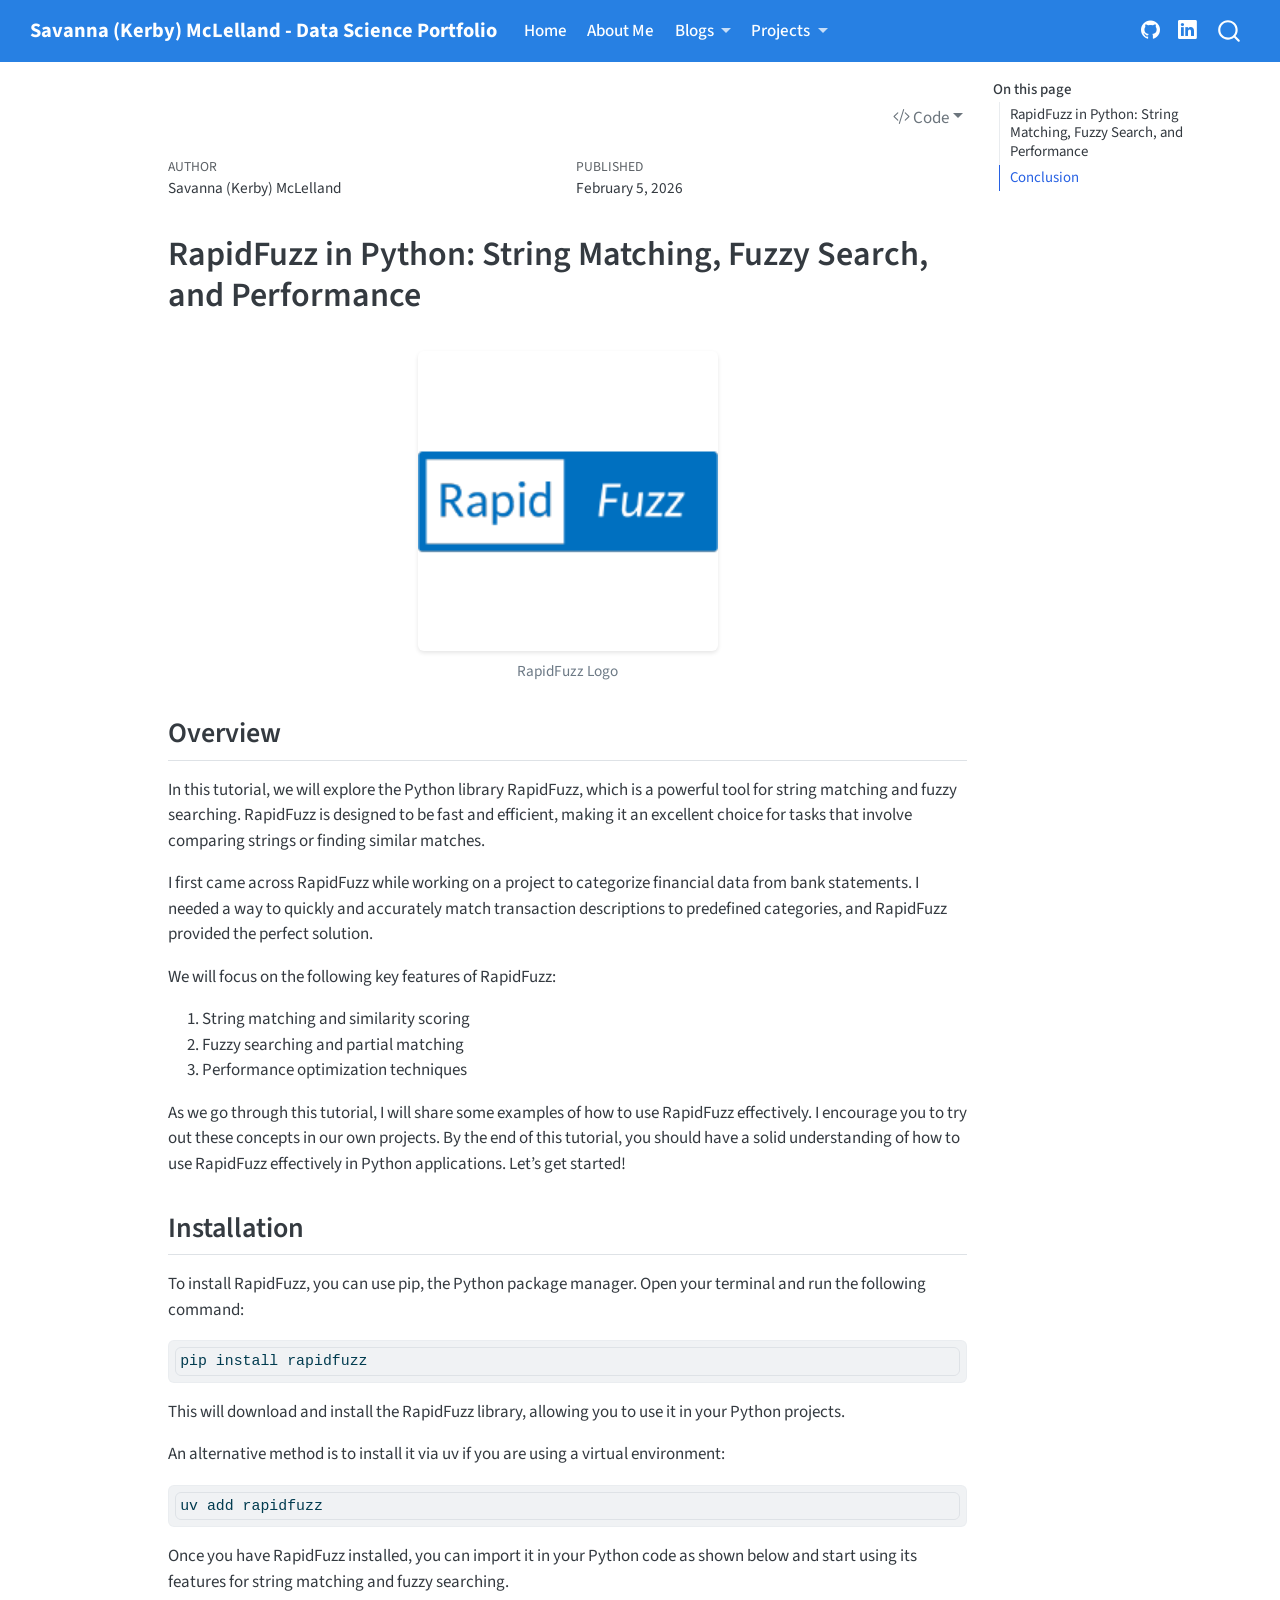
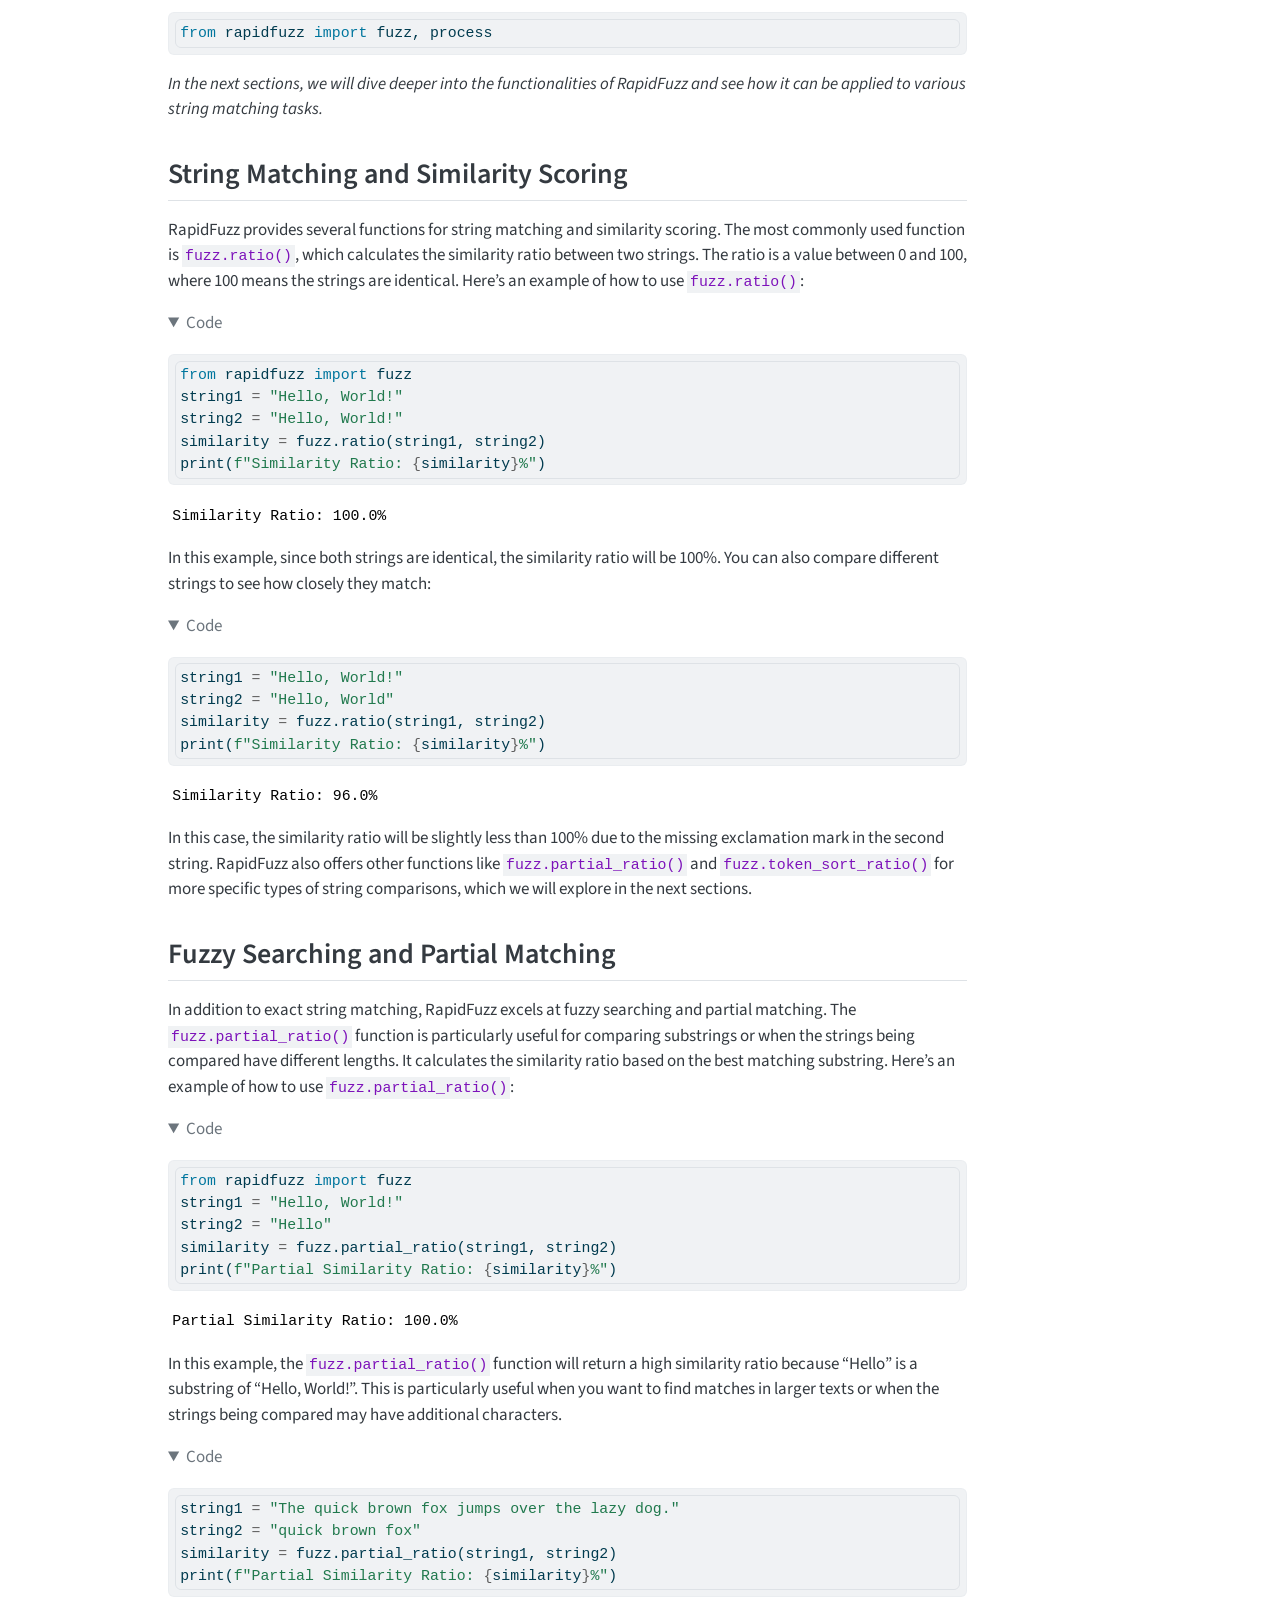
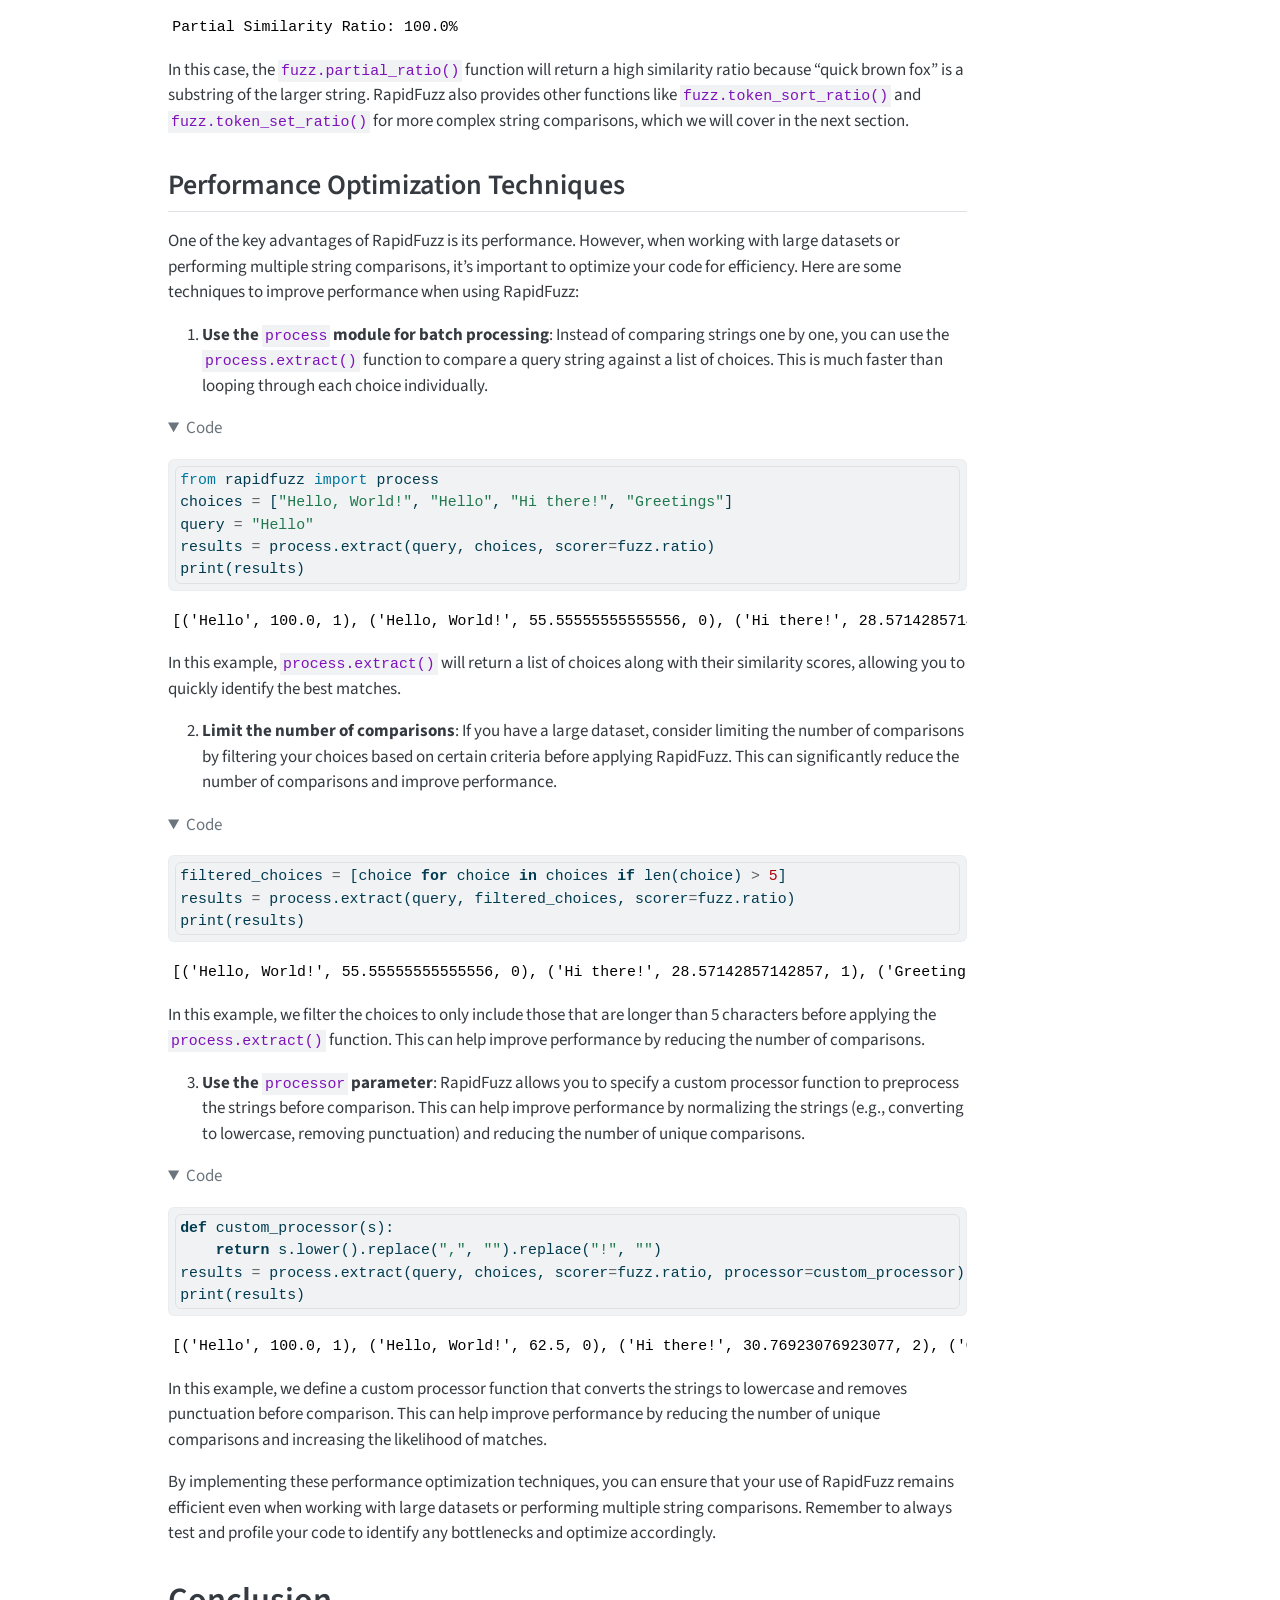
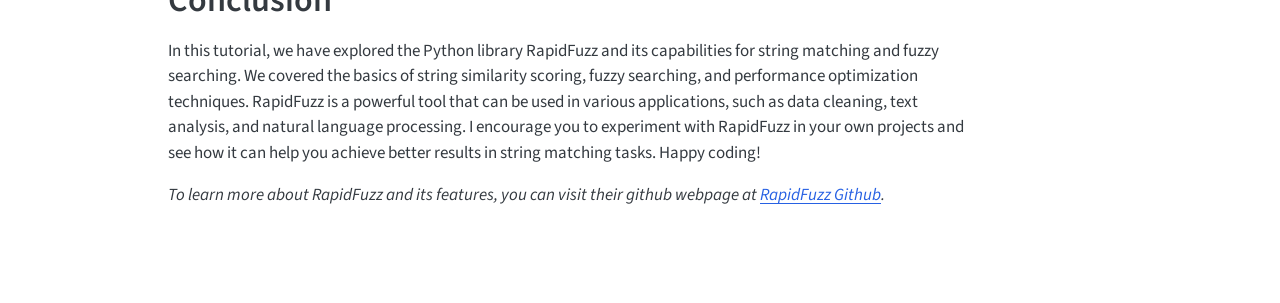
<file: docs/blogs/tutorial.html>
<!DOCTYPE html>
<html xmlns="http://www.w3.org/1999/xhtml" lang="en" xml:lang="en"><head>

<meta charset="utf-8">
<meta name="generator" content="quarto-1.8.27">

<meta name="viewport" content="width=device-width, initial-scale=1.0, user-scalable=yes">

<meta name="author" content="Savanna (Kerby) McLelland">
<meta name="dcterms.date" content="2026-02-05">

<title>tutorial – Savanna (Kerby) McLelland - Data Science Portfolio</title>
<style>
code{white-space: pre-wrap;}
span.smallcaps{font-variant: small-caps;}
div.columns{display: flex; gap: min(4vw, 1.5em);}
div.column{flex: auto; overflow-x: auto;}
div.hanging-indent{margin-left: 1.5em; text-indent: -1.5em;}
ul.task-list{list-style: none;}
ul.task-list li input[type="checkbox"] {
  width: 0.8em;
  margin: 0 0.8em 0.2em -1em; /* quarto-specific, see https://github.com/quarto-dev/quarto-cli/issues/4556 */ 
  vertical-align: middle;
}
/* CSS for syntax highlighting */
html { -webkit-text-size-adjust: 100%; }
pre > code.sourceCode { white-space: pre; position: relative; }
pre > code.sourceCode > span { display: inline-block; line-height: 1.25; }
pre > code.sourceCode > span:empty { height: 1.2em; }
.sourceCode { overflow: visible; }
code.sourceCode > span { color: inherit; text-decoration: inherit; }
div.sourceCode { margin: 1em 0; }
pre.sourceCode { margin: 0; }
@media screen {
div.sourceCode { overflow: auto; }
}
@media print {
pre > code.sourceCode { white-space: pre-wrap; }
pre > code.sourceCode > span { text-indent: -5em; padding-left: 5em; }
}
pre.numberSource code
  { counter-reset: source-line 0; }
pre.numberSource code > span
  { position: relative; left: -4em; counter-increment: source-line; }
pre.numberSource code > span > a:first-child::before
  { content: counter(source-line);
    position: relative; left: -1em; text-align: right; vertical-align: baseline;
    border: none; display: inline-block;
    -webkit-touch-callout: none; -webkit-user-select: none;
    -khtml-user-select: none; -moz-user-select: none;
    -ms-user-select: none; user-select: none;
    padding: 0 4px; width: 4em;
  }
pre.numberSource { margin-left: 3em;  padding-left: 4px; }
div.sourceCode
  {   }
@media screen {
pre > code.sourceCode > span > a:first-child::before { text-decoration: underline; }
}
</style>


<script src="../site_libs/quarto-nav/quarto-nav.js"></script>
<script src="../site_libs/quarto-nav/headroom.min.js"></script>
<script src="../site_libs/clipboard/clipboard.min.js"></script>
<script src="../site_libs/quarto-search/autocomplete.umd.js"></script>
<script src="../site_libs/quarto-search/fuse.min.js"></script>
<script src="../site_libs/quarto-search/quarto-search.js"></script>
<meta name="quarto:offset" content="../">
<script src="../site_libs/quarto-html/quarto.js" type="module"></script>
<script src="../site_libs/quarto-html/tabsets/tabsets.js" type="module"></script>
<script src="../site_libs/quarto-html/axe/axe-check.js" type="module"></script>
<script src="../site_libs/quarto-html/popper.min.js"></script>
<script src="../site_libs/quarto-html/tippy.umd.min.js"></script>
<script src="../site_libs/quarto-html/anchor.min.js"></script>
<link href="../site_libs/quarto-html/tippy.css" rel="stylesheet">
<link href="../site_libs/quarto-html/quarto-syntax-highlighting-ed96de9b727972fe78a7b5d16c58bf87.css" rel="stylesheet" id="quarto-text-highlighting-styles">
<script src="../site_libs/bootstrap/bootstrap.min.js"></script>
<link href="../site_libs/bootstrap/bootstrap-icons.css" rel="stylesheet">
<link href="../site_libs/bootstrap/bootstrap-029b10fc0dc652dab2ec1ac156c1a037.min.css" rel="stylesheet" append-hash="true" id="quarto-bootstrap" data-mode="light">
<script id="quarto-search-options" type="application/json">{
  "location": "navbar",
  "copy-button": false,
  "collapse-after": 3,
  "panel-placement": "end",
  "type": "overlay",
  "limit": 50,
  "keyboard-shortcut": [
    "f",
    "/",
    "s"
  ],
  "show-item-context": false,
  "language": {
    "search-no-results-text": "No results",
    "search-matching-documents-text": "matching documents",
    "search-copy-link-title": "Copy link to search",
    "search-hide-matches-text": "Hide additional matches",
    "search-more-match-text": "more match in this document",
    "search-more-matches-text": "more matches in this document",
    "search-clear-button-title": "Clear",
    "search-text-placeholder": "",
    "search-detached-cancel-button-title": "Cancel",
    "search-submit-button-title": "Submit",
    "search-label": "Search"
  }
}</script>


<link rel="stylesheet" href="../styles.css">
</head>

<body class="nav-fixed quarto-light">

<div id="quarto-search-results"></div>
  <header id="quarto-header" class="headroom fixed-top">
    <nav class="navbar navbar-expand-lg " data-bs-theme="dark">
      <div class="navbar-container container-fluid">
      <div class="navbar-brand-container mx-auto">
    <a class="navbar-brand" href="../index.html">
    <span class="navbar-title">Savanna (Kerby) McLelland - Data Science Portfolio</span>
    </a>
  </div>
            <div id="quarto-search" class="" title="Search"></div>
          <button class="navbar-toggler" type="button" data-bs-toggle="collapse" data-bs-target="#navbarCollapse" aria-controls="navbarCollapse" role="menu" aria-expanded="false" aria-label="Toggle navigation" onclick="if (window.quartoToggleHeadroom) { window.quartoToggleHeadroom(); }">
  <span class="navbar-toggler-icon"></span>
</button>
          <div class="collapse navbar-collapse" id="navbarCollapse">
            <ul class="navbar-nav navbar-nav-scroll me-auto">
  <li class="nav-item">
    <a class="nav-link" href="../index.html"> 
<span class="menu-text">Home</span></a>
  </li>  
  <li class="nav-item">
    <a class="nav-link" href="../about.html"> 
<span class="menu-text">About Me</span></a>
  </li>  
  <li class="nav-item dropdown ">
    <a class="nav-link dropdown-toggle" href="#" id="nav-menu-blogs" role="link" data-bs-toggle="dropdown" aria-expanded="false">
 <span class="menu-text">Blogs</span>
    </a>
    <ul class="dropdown-menu" aria-labelledby="nav-menu-blogs">    
        <li>
    <a class="dropdown-item" href="../blogs/tutorial.html">
 <span class="dropdown-text">RapidFuzz in Python</span></a>
  </li>  
        <li>
    <a class="dropdown-item" href="../blogs/data-acquisition.html">
 <span class="dropdown-text">Bank Statement Processing</span></a>
  </li>  
    </ul>
  </li>
  <li class="nav-item dropdown ">
    <a class="nav-link dropdown-toggle" href="#" id="nav-menu-projects" role="link" data-bs-toggle="dropdown" aria-expanded="false">
 <span class="menu-text">Projects</span>
    </a>
    <ul class="dropdown-menu" aria-labelledby="nav-menu-projects">    
        <li>
    <a class="dropdown-item" href="../projects/index.html">
 <span class="dropdown-text">All Projects</span></a>
  </li>  
        <li><hr class="dropdown-divider"></li>
        <li>
    <a class="dropdown-item" href="../projects/streamlit-budget-dashboard.html">
 <span class="dropdown-text">Streamlit Budget Dashboard</span></a>
  </li>  
        <li>
    <a class="dropdown-item" href="../projects/sleep-quality.html">
 <span class="dropdown-text">Sleep Quality Analysis</span></a>
  </li>  
        <li>
    <a class="dropdown-item" href="../projects/receipt-processor.html">
 <span class="dropdown-text">Receipt Processor</span></a>
  </li>  
        <li>
    <a class="dropdown-item" href="../projects/bank-statement-processor.html">
 <span class="dropdown-text">Bank Statement Processor</span></a>
  </li>  
        <li>
    <a class="dropdown-item" href="../projects/cpi-food-cost-analysis.html">
 <span class="dropdown-text">CPI Food Cost Analysis</span></a>
  </li>  
        <li>
    <a class="dropdown-item" href="../projects/popcorn-experiment.html">
 <span class="dropdown-text">Popcorn Experiment</span></a>
  </li>  
    </ul>
  </li>
</ul>
            <ul class="navbar-nav navbar-nav-scroll ms-auto">
  <li class="nav-item compact">
    <a class="nav-link" href="https://github.com/Xapamma"> <i class="bi bi-github" role="img">
</i> 
<span class="menu-text"></span></a>
  </li>  
  <li class="nav-item compact">
    <a class="nav-link" href="https://www.linkedin.com/in/savanna-mclelland-8178b7206"> <i class="bi bi-linkedin" role="img">
</i> 
<span class="menu-text"></span></a>
  </li>  
</ul>
          </div> <!-- /navcollapse -->
            <div class="quarto-navbar-tools">
</div>
      </div> <!-- /container-fluid -->
    </nav>
</header>
<!-- content -->
<div id="quarto-content" class="quarto-container page-columns page-rows-contents page-layout-article page-navbar">
<!-- sidebar -->
<!-- margin-sidebar -->
    <div id="quarto-margin-sidebar" class="sidebar margin-sidebar">
        <nav id="TOC" role="doc-toc" class="toc-active">
    <h2 id="toc-title">On this page</h2>
   
  <ul>
  <li><a href="#rapidfuzz-in-python-string-matching-fuzzy-search-and-performance" id="toc-rapidfuzz-in-python-string-matching-fuzzy-search-and-performance" class="nav-link active" data-scroll-target="#rapidfuzz-in-python-string-matching-fuzzy-search-and-performance">RapidFuzz in Python: String Matching, Fuzzy Search, and Performance</a>
  <ul class="collapse">
  <li><a href="#overview" id="toc-overview" class="nav-link" data-scroll-target="#overview">Overview</a></li>
  <li><a href="#installation" id="toc-installation" class="nav-link" data-scroll-target="#installation">Installation</a></li>
  <li><a href="#string-matching-and-similarity-scoring" id="toc-string-matching-and-similarity-scoring" class="nav-link" data-scroll-target="#string-matching-and-similarity-scoring">String Matching and Similarity Scoring</a></li>
  <li><a href="#fuzzy-searching-and-partial-matching" id="toc-fuzzy-searching-and-partial-matching" class="nav-link" data-scroll-target="#fuzzy-searching-and-partial-matching">Fuzzy Searching and Partial Matching</a></li>
  <li><a href="#performance-optimization-techniques" id="toc-performance-optimization-techniques" class="nav-link" data-scroll-target="#performance-optimization-techniques">Performance Optimization Techniques</a></li>
  </ul></li>
  <li><a href="#conclusion" id="toc-conclusion" class="nav-link" data-scroll-target="#conclusion">Conclusion</a></li>
  </ul>
</nav>
    </div>
<!-- main -->
<main class="content" id="quarto-document-content"><div class="quarto-title-block"><div class="quarto-title-tools-only"><h1></h1><button type="button" class="btn code-tools-button dropdown-toggle" id="quarto-code-tools-menu" data-bs-toggle="dropdown" aria-expanded="false"><i class="bi"></i> Code</button><ul class="dropdown-menu dropdown-menu-end" aria-labelelledby="quarto-code-tools-menu"><li><a id="quarto-show-all-code" class="dropdown-item" href="javascript:void(0)" role="button">Show All Code</a></li><li><a id="quarto-hide-all-code" class="dropdown-item" href="javascript:void(0)" role="button">Hide All Code</a></li><li><hr class="dropdown-divider"></li><li><a id="quarto-view-source" class="dropdown-item" href="javascript:void(0)" role="button">View Source</a></li></ul></div></div>

<header id="title-block-header" class="quarto-title-block default">
<div class="quarto-title">
</div>



<div class="quarto-title-meta">

    <div>
    <div class="quarto-title-meta-heading">Author</div>
    <div class="quarto-title-meta-contents">
             <p>Savanna (Kerby) McLelland </p>
          </div>
  </div>
    
    <div>
    <div class="quarto-title-meta-heading">Published</div>
    <div class="quarto-title-meta-contents">
      <p class="date">February 5, 2026</p>
    </div>
  </div>
  
    
  </div>
  


</header>


<section id="rapidfuzz-in-python-string-matching-fuzzy-search-and-performance" class="level1">
<h1>RapidFuzz in Python: String Matching, Fuzzy Search, and Performance</h1>
<div class="quarto-figure quarto-figure-center">
<figure class="figure">
<p><img src="RapidFuzz.png" class="img-fluid figure-img" width="300"></p>
<figcaption>RapidFuzz Logo</figcaption>
</figure>
</div>
<section id="overview" class="level2">
<h2 class="anchored" data-anchor-id="overview">Overview</h2>
<p>In this tutorial, we will explore the Python library RapidFuzz, which is a powerful tool for string matching and fuzzy searching. RapidFuzz is designed to be fast and efficient, making it an excellent choice for tasks that involve comparing strings or finding similar matches.</p>
<p>I first came across RapidFuzz while working on a project to categorize financial data from bank statements. I needed a way to quickly and accurately match transaction descriptions to predefined categories, and RapidFuzz provided the perfect solution.</p>
<p>We will focus on the following key features of RapidFuzz:</p>
<ol type="1">
<li>String matching and similarity scoring</li>
<li>Fuzzy searching and partial matching</li>
<li>Performance optimization techniques</li>
</ol>
<p>As we go through this tutorial, I will share some examples of how to use RapidFuzz effectively. I encourage you to try out these concepts in our own projects. By the end of this tutorial, you should have a solid understanding of how to use RapidFuzz effectively in Python applications. Let’s get started!</p>
</section>
<section id="installation" class="level2">
<h2 class="anchored" data-anchor-id="installation">Installation</h2>
<p>To install RapidFuzz, you can use pip, the Python package manager. Open your terminal and run the following command:</p>
<div class="code-copy-outer-scaffold"><div class="sourceCode" id="cb1"><pre class="sourceCode bash code-with-copy"><code class="sourceCode bash"><span id="cb1-1"><a href="#cb1-1" aria-hidden="true" tabindex="-1"></a><span class="ex">pip</span> install rapidfuzz</span></code></pre></div><button title="Copy to Clipboard" class="code-copy-button"><i class="bi"></i></button></div>
<p>This will download and install the RapidFuzz library, allowing you to use it in your Python projects.</p>
<p>An alternative method is to install it via uv if you are using a virtual environment:</p>
<div class="code-copy-outer-scaffold"><div class="sourceCode" id="cb2"><pre class="sourceCode bash code-with-copy"><code class="sourceCode bash"><span id="cb2-1"><a href="#cb2-1" aria-hidden="true" tabindex="-1"></a><span class="ex">uv</span> add rapidfuzz</span></code></pre></div><button title="Copy to Clipboard" class="code-copy-button"><i class="bi"></i></button></div>
<p>Once you have RapidFuzz installed, you can import it in your Python code as shown below and start using its features for string matching and fuzzy searching.</p>
<div class="code-copy-outer-scaffold"><div class="sourceCode" id="cb3"><pre class="sourceCode python code-with-copy"><code class="sourceCode python"><span id="cb3-1"><a href="#cb3-1" aria-hidden="true" tabindex="-1"></a><span class="im">from</span> rapidfuzz <span class="im">import</span> fuzz, process</span></code></pre></div><button title="Copy to Clipboard" class="code-copy-button"><i class="bi"></i></button></div>
<p><em>In the next sections, we will dive deeper into the functionalities of RapidFuzz and see how it can be applied to various string matching tasks.</em></p>
</section>
<section id="string-matching-and-similarity-scoring" class="level2">
<h2 class="anchored" data-anchor-id="string-matching-and-similarity-scoring">String Matching and Similarity Scoring</h2>
<p>RapidFuzz provides several functions for string matching and similarity scoring. The most commonly used function is <code>fuzz.ratio()</code>, which calculates the similarity ratio between two strings. The ratio is a value between 0 and 100, where 100 means the strings are identical. Here’s an example of how to use <code>fuzz.ratio()</code>:</p>
<div id="f1787d7b" class="cell" data-execution_count="1">
<details open="" class="code-fold">
<summary>Code</summary>
<div class="code-copy-outer-scaffold"><div class="sourceCode cell-code" id="cb4"><pre class="sourceCode python code-with-copy"><code class="sourceCode python"><span id="cb4-1"><a href="#cb4-1" aria-hidden="true" tabindex="-1"></a><span class="im">from</span> rapidfuzz <span class="im">import</span> fuzz</span>
<span id="cb4-2"><a href="#cb4-2" aria-hidden="true" tabindex="-1"></a>string1 <span class="op">=</span> <span class="st">"Hello, World!"</span></span>
<span id="cb4-3"><a href="#cb4-3" aria-hidden="true" tabindex="-1"></a>string2 <span class="op">=</span> <span class="st">"Hello, World!"</span></span>
<span id="cb4-4"><a href="#cb4-4" aria-hidden="true" tabindex="-1"></a>similarity <span class="op">=</span> fuzz.ratio(string1, string2)</span>
<span id="cb4-5"><a href="#cb4-5" aria-hidden="true" tabindex="-1"></a><span class="bu">print</span>(<span class="ss">f"Similarity Ratio: </span><span class="sc">{</span>similarity<span class="sc">}</span><span class="ss">%"</span>)</span></code></pre></div><button title="Copy to Clipboard" class="code-copy-button"><i class="bi"></i></button></div>
</details>
<div class="cell-output cell-output-stdout">
<pre><code>Similarity Ratio: 100.0%</code></pre>
</div>
</div>
<p>In this example, since both strings are identical, the similarity ratio will be 100%. You can also compare different strings to see how closely they match:</p>
<div id="972ac43e" class="cell" data-execution_count="2">
<details open="" class="code-fold">
<summary>Code</summary>
<div class="code-copy-outer-scaffold"><div class="sourceCode cell-code" id="cb6"><pre class="sourceCode python code-with-copy"><code class="sourceCode python"><span id="cb6-1"><a href="#cb6-1" aria-hidden="true" tabindex="-1"></a>string1 <span class="op">=</span> <span class="st">"Hello, World!"</span></span>
<span id="cb6-2"><a href="#cb6-2" aria-hidden="true" tabindex="-1"></a>string2 <span class="op">=</span> <span class="st">"Hello, World"</span></span>
<span id="cb6-3"><a href="#cb6-3" aria-hidden="true" tabindex="-1"></a>similarity <span class="op">=</span> fuzz.ratio(string1, string2)</span>
<span id="cb6-4"><a href="#cb6-4" aria-hidden="true" tabindex="-1"></a><span class="bu">print</span>(<span class="ss">f"Similarity Ratio: </span><span class="sc">{</span>similarity<span class="sc">}</span><span class="ss">%"</span>)</span></code></pre></div><button title="Copy to Clipboard" class="code-copy-button"><i class="bi"></i></button></div>
</details>
<div class="cell-output cell-output-stdout">
<pre><code>Similarity Ratio: 96.0%</code></pre>
</div>
</div>
<p>In this case, the similarity ratio will be slightly less than 100% due to the missing exclamation mark in the second string. RapidFuzz also offers other functions like <code>fuzz.partial_ratio()</code> and <code>fuzz.token_sort_ratio()</code> for more specific types of string comparisons, which we will explore in the next sections.</p>
</section>
<section id="fuzzy-searching-and-partial-matching" class="level2">
<h2 class="anchored" data-anchor-id="fuzzy-searching-and-partial-matching">Fuzzy Searching and Partial Matching</h2>
<p>In addition to exact string matching, RapidFuzz excels at fuzzy searching and partial matching. The <code>fuzz.partial_ratio()</code> function is particularly useful for comparing substrings or when the strings being compared have different lengths. It calculates the similarity ratio based on the best matching substring. Here’s an example of how to use <code>fuzz.partial_ratio()</code>:</p>
<div id="719ae683" class="cell" data-execution_count="3">
<details open="" class="code-fold">
<summary>Code</summary>
<div class="code-copy-outer-scaffold"><div class="sourceCode cell-code" id="cb8"><pre class="sourceCode python code-with-copy"><code class="sourceCode python"><span id="cb8-1"><a href="#cb8-1" aria-hidden="true" tabindex="-1"></a><span class="im">from</span> rapidfuzz <span class="im">import</span> fuzz</span>
<span id="cb8-2"><a href="#cb8-2" aria-hidden="true" tabindex="-1"></a>string1 <span class="op">=</span> <span class="st">"Hello, World!"</span></span>
<span id="cb8-3"><a href="#cb8-3" aria-hidden="true" tabindex="-1"></a>string2 <span class="op">=</span> <span class="st">"Hello"</span></span>
<span id="cb8-4"><a href="#cb8-4" aria-hidden="true" tabindex="-1"></a>similarity <span class="op">=</span> fuzz.partial_ratio(string1, string2)</span>
<span id="cb8-5"><a href="#cb8-5" aria-hidden="true" tabindex="-1"></a><span class="bu">print</span>(<span class="ss">f"Partial Similarity Ratio: </span><span class="sc">{</span>similarity<span class="sc">}</span><span class="ss">%"</span>)</span></code></pre></div><button title="Copy to Clipboard" class="code-copy-button"><i class="bi"></i></button></div>
</details>
<div class="cell-output cell-output-stdout">
<pre><code>Partial Similarity Ratio: 100.0%</code></pre>
</div>
</div>
<p>In this example, the <code>fuzz.partial_ratio()</code> function will return a high similarity ratio because “Hello” is a substring of “Hello, World!”. This is particularly useful when you want to find matches in larger texts or when the strings being compared may have additional characters.</p>
<div id="d50b6893" class="cell" data-execution_count="4">
<details open="" class="code-fold">
<summary>Code</summary>
<div class="code-copy-outer-scaffold"><div class="sourceCode cell-code" id="cb10"><pre class="sourceCode python code-with-copy"><code class="sourceCode python"><span id="cb10-1"><a href="#cb10-1" aria-hidden="true" tabindex="-1"></a>string1 <span class="op">=</span> <span class="st">"The quick brown fox jumps over the lazy dog."</span></span>
<span id="cb10-2"><a href="#cb10-2" aria-hidden="true" tabindex="-1"></a>string2 <span class="op">=</span> <span class="st">"quick brown fox"</span></span>
<span id="cb10-3"><a href="#cb10-3" aria-hidden="true" tabindex="-1"></a>similarity <span class="op">=</span> fuzz.partial_ratio(string1, string2)</span>
<span id="cb10-4"><a href="#cb10-4" aria-hidden="true" tabindex="-1"></a><span class="bu">print</span>(<span class="ss">f"Partial Similarity Ratio: </span><span class="sc">{</span>similarity<span class="sc">}</span><span class="ss">%"</span>)</span></code></pre></div><button title="Copy to Clipboard" class="code-copy-button"><i class="bi"></i></button></div>
</details>
<div class="cell-output cell-output-stdout">
<pre><code>Partial Similarity Ratio: 100.0%</code></pre>
</div>
</div>
<p>In this case, the <code>fuzz.partial_ratio()</code> function will return a high similarity ratio because “quick brown fox” is a substring of the larger string. RapidFuzz also provides other functions like <code>fuzz.token_sort_ratio()</code> and <code>fuzz.token_set_ratio()</code> for more complex string comparisons, which we will cover in the next section.</p>
</section>
<section id="performance-optimization-techniques" class="level2">
<h2 class="anchored" data-anchor-id="performance-optimization-techniques">Performance Optimization Techniques</h2>
<p>One of the key advantages of RapidFuzz is its performance. However, when working with large datasets or performing multiple string comparisons, it’s important to optimize your code for efficiency. Here are some techniques to improve performance when using RapidFuzz:</p>
<ol type="1">
<li><strong>Use the <code>process</code> module for batch processing</strong>: Instead of comparing strings one by one, you can use the <code>process.extract()</code> function to compare a query string against a list of choices. This is much faster than looping through each choice individually.</li>
</ol>
<div id="f2f5ae19" class="cell" data-execution_count="5">
<details open="" class="code-fold">
<summary>Code</summary>
<div class="code-copy-outer-scaffold"><div class="sourceCode cell-code" id="cb12"><pre class="sourceCode python code-with-copy"><code class="sourceCode python"><span id="cb12-1"><a href="#cb12-1" aria-hidden="true" tabindex="-1"></a><span class="im">from</span> rapidfuzz <span class="im">import</span> process</span>
<span id="cb12-2"><a href="#cb12-2" aria-hidden="true" tabindex="-1"></a>choices <span class="op">=</span> [<span class="st">"Hello, World!"</span>, <span class="st">"Hello"</span>, <span class="st">"Hi there!"</span>, <span class="st">"Greetings"</span>]</span>
<span id="cb12-3"><a href="#cb12-3" aria-hidden="true" tabindex="-1"></a>query <span class="op">=</span> <span class="st">"Hello"</span></span>
<span id="cb12-4"><a href="#cb12-4" aria-hidden="true" tabindex="-1"></a>results <span class="op">=</span> process.extract(query, choices, scorer<span class="op">=</span>fuzz.ratio)</span>
<span id="cb12-5"><a href="#cb12-5" aria-hidden="true" tabindex="-1"></a><span class="bu">print</span>(results)</span></code></pre></div><button title="Copy to Clipboard" class="code-copy-button"><i class="bi"></i></button></div>
</details>
<div class="cell-output cell-output-stdout">
<pre><code>[('Hello', 100.0, 1), ('Hello, World!', 55.55555555555556, 0), ('Hi there!', 28.57142857142857, 2), ('Greetings', 14.28571428571429, 3)]</code></pre>
</div>
</div>
<p>In this example, <code>process.extract()</code> will return a list of choices along with their similarity scores, allowing you to quickly identify the best matches.</p>
<ol start="2" type="1">
<li><strong>Limit the number of comparisons</strong>: If you have a large dataset, consider limiting the number of comparisons by filtering your choices based on certain criteria before applying RapidFuzz. This can significantly reduce the number of comparisons and improve performance.</li>
</ol>
<div id="ca4f9402" class="cell" data-execution_count="6">
<details open="" class="code-fold">
<summary>Code</summary>
<div class="code-copy-outer-scaffold"><div class="sourceCode cell-code" id="cb14"><pre class="sourceCode python code-with-copy"><code class="sourceCode python"><span id="cb14-1"><a href="#cb14-1" aria-hidden="true" tabindex="-1"></a>filtered_choices <span class="op">=</span> [choice <span class="cf">for</span> choice <span class="kw">in</span> choices <span class="cf">if</span> <span class="bu">len</span>(choice) <span class="op">&gt;</span> <span class="dv">5</span>]</span>
<span id="cb14-2"><a href="#cb14-2" aria-hidden="true" tabindex="-1"></a>results <span class="op">=</span> process.extract(query, filtered_choices, scorer<span class="op">=</span>fuzz.ratio)</span>
<span id="cb14-3"><a href="#cb14-3" aria-hidden="true" tabindex="-1"></a><span class="bu">print</span>(results)</span></code></pre></div><button title="Copy to Clipboard" class="code-copy-button"><i class="bi"></i></button></div>
</details>
<div class="cell-output cell-output-stdout">
<pre><code>[('Hello, World!', 55.55555555555556, 0), ('Hi there!', 28.57142857142857, 1), ('Greetings', 14.28571428571429, 2)]</code></pre>
</div>
</div>
<p>In this example, we filter the choices to only include those that are longer than 5 characters before applying the <code>process.extract()</code> function. This can help improve performance by reducing the number of comparisons.</p>
<ol start="3" type="1">
<li><strong>Use the <code>processor</code> parameter</strong>: RapidFuzz allows you to specify a custom processor function to preprocess the strings before comparison. This can help improve performance by normalizing the strings (e.g., converting to lowercase, removing punctuation) and reducing the number of unique comparisons.</li>
</ol>
<div id="da6d1609" class="cell" data-execution_count="7">
<details open="" class="code-fold">
<summary>Code</summary>
<div class="code-copy-outer-scaffold"><div class="sourceCode cell-code" id="cb16"><pre class="sourceCode python code-with-copy"><code class="sourceCode python"><span id="cb16-1"><a href="#cb16-1" aria-hidden="true" tabindex="-1"></a><span class="kw">def</span> custom_processor(s):</span>
<span id="cb16-2"><a href="#cb16-2" aria-hidden="true" tabindex="-1"></a>    <span class="cf">return</span> s.lower().replace(<span class="st">","</span>, <span class="st">""</span>).replace(<span class="st">"!"</span>, <span class="st">""</span>)</span>
<span id="cb16-3"><a href="#cb16-3" aria-hidden="true" tabindex="-1"></a>results <span class="op">=</span> process.extract(query, choices, scorer<span class="op">=</span>fuzz.ratio, processor<span class="op">=</span>custom_processor)</span>
<span id="cb16-4"><a href="#cb16-4" aria-hidden="true" tabindex="-1"></a><span class="bu">print</span>(results)</span></code></pre></div><button title="Copy to Clipboard" class="code-copy-button"><i class="bi"></i></button></div>
</details>
<div class="cell-output cell-output-stdout">
<pre><code>[('Hello', 100.0, 1), ('Hello, World!', 62.5, 0), ('Hi there!', 30.76923076923077, 2), ('Greetings', 14.28571428571429, 3)]</code></pre>
</div>
</div>
<p>In this example, we define a custom processor function that converts the strings to lowercase and removes punctuation before comparison. This can help improve performance by reducing the number of unique comparisons and increasing the likelihood of matches.</p>
<p>By implementing these performance optimization techniques, you can ensure that your use of RapidFuzz remains efficient even when working with large datasets or performing multiple string comparisons. Remember to always test and profile your code to identify any bottlenecks and optimize accordingly.</p>
</section>
</section>
<section id="conclusion" class="level1">
<h1>Conclusion</h1>
<p>In this tutorial, we have explored the Python library RapidFuzz and its capabilities for string matching and fuzzy searching. We covered the basics of string similarity scoring, fuzzy searching, and performance optimization techniques. RapidFuzz is a powerful tool that can be used in various applications, such as data cleaning, text analysis, and natural language processing. I encourage you to experiment with RapidFuzz in your own projects and see how it can help you achieve better results in string matching tasks. Happy coding!</p>
<p><em>To learn more about RapidFuzz and its features, you can visit their github webpage at <a href="https://github.com/rapidfuzz/RapidFuzz">RapidFuzz Github</a>.</em></p>


<!-- -->

</section>

</main> <!-- /main -->
<script id="quarto-html-after-body" type="application/javascript">
  window.document.addEventListener("DOMContentLoaded", function (event) {
    const icon = "";
    const anchorJS = new window.AnchorJS();
    anchorJS.options = {
      placement: 'right',
      icon: icon
    };
    anchorJS.add('.anchored');
    const isCodeAnnotation = (el) => {
      for (const clz of el.classList) {
        if (clz.startsWith('code-annotation-')) {                     
          return true;
        }
      }
      return false;
    }
    const onCopySuccess = function(e) {
      // button target
      const button = e.trigger;
      // don't keep focus
      button.blur();
      // flash "checked"
      button.classList.add('code-copy-button-checked');
      var currentTitle = button.getAttribute("title");
      button.setAttribute("title", "Copied!");
      let tooltip;
      if (window.bootstrap) {
        button.setAttribute("data-bs-toggle", "tooltip");
        button.setAttribute("data-bs-placement", "left");
        button.setAttribute("data-bs-title", "Copied!");
        tooltip = new bootstrap.Tooltip(button, 
          { trigger: "manual", 
            customClass: "code-copy-button-tooltip",
            offset: [0, -8]});
        tooltip.show();    
      }
      setTimeout(function() {
        if (tooltip) {
          tooltip.hide();
          button.removeAttribute("data-bs-title");
          button.removeAttribute("data-bs-toggle");
          button.removeAttribute("data-bs-placement");
        }
        button.setAttribute("title", currentTitle);
        button.classList.remove('code-copy-button-checked');
      }, 1000);
      // clear code selection
      e.clearSelection();
    }
    const getTextToCopy = function(trigger) {
      const outerScaffold = trigger.parentElement.cloneNode(true);
      const codeEl = outerScaffold.querySelector('code');
      for (const childEl of codeEl.children) {
        if (isCodeAnnotation(childEl)) {
          childEl.remove();
        }
      }
      return codeEl.innerText;
    }
    const clipboard = new window.ClipboardJS('.code-copy-button:not([data-in-quarto-modal])', {
      text: getTextToCopy
    });
    clipboard.on('success', onCopySuccess);
    if (window.document.getElementById('quarto-embedded-source-code-modal')) {
      const clipboardModal = new window.ClipboardJS('.code-copy-button[data-in-quarto-modal]', {
        text: getTextToCopy,
        container: window.document.getElementById('quarto-embedded-source-code-modal')
      });
      clipboardModal.on('success', onCopySuccess);
    }
    const viewSource = window.document.getElementById('quarto-view-source') ||
                       window.document.getElementById('quarto-code-tools-source');
    if (viewSource) {
      const sourceUrl = viewSource.getAttribute("data-quarto-source-url");
      viewSource.addEventListener("click", function(e) {
        if (sourceUrl) {
          // rstudio viewer pane
          if (/\bcapabilities=\b/.test(window.location)) {
            window.open(sourceUrl);
          } else {
            window.location.href = sourceUrl;
          }
        } else {
          const modal = new bootstrap.Modal(document.getElementById('quarto-embedded-source-code-modal'));
          modal.show();
        }
        return false;
      });
    }
    function toggleCodeHandler(show) {
      return function(e) {
        const detailsSrc = window.document.querySelectorAll(".cell > details > .sourceCode");
        for (let i=0; i<detailsSrc.length; i++) {
          const details = detailsSrc[i].parentElement;
          if (show) {
            details.open = true;
          } else {
            details.removeAttribute("open");
          }
        }
        const cellCodeDivs = window.document.querySelectorAll(".cell > .sourceCode");
        const fromCls = show ? "hidden" : "unhidden";
        const toCls = show ? "unhidden" : "hidden";
        for (let i=0; i<cellCodeDivs.length; i++) {
          const codeDiv = cellCodeDivs[i];
          if (codeDiv.classList.contains(fromCls)) {
            codeDiv.classList.remove(fromCls);
            codeDiv.classList.add(toCls);
          } 
        }
        return false;
      }
    }
    const hideAllCode = window.document.getElementById("quarto-hide-all-code");
    if (hideAllCode) {
      hideAllCode.addEventListener("click", toggleCodeHandler(false));
    }
    const showAllCode = window.document.getElementById("quarto-show-all-code");
    if (showAllCode) {
      showAllCode.addEventListener("click", toggleCodeHandler(true));
    }
      var localhostRegex = new RegExp(/^(?:http|https):\/\/localhost\:?[0-9]*\//);
      var mailtoRegex = new RegExp(/^mailto:/);
        var filterRegex = new RegExp('/' + window.location.host + '/');
      var isInternal = (href) => {
          return filterRegex.test(href) || localhostRegex.test(href) || mailtoRegex.test(href);
      }
      // Inspect non-navigation links and adorn them if external
     var links = window.document.querySelectorAll('a[href]:not(.nav-link):not(.navbar-brand):not(.toc-action):not(.sidebar-link):not(.sidebar-item-toggle):not(.pagination-link):not(.no-external):not([aria-hidden]):not(.dropdown-item):not(.quarto-navigation-tool):not(.about-link)');
      for (var i=0; i<links.length; i++) {
        const link = links[i];
        if (!isInternal(link.href)) {
          // undo the damage that might have been done by quarto-nav.js in the case of
          // links that we want to consider external
          if (link.dataset.originalHref !== undefined) {
            link.href = link.dataset.originalHref;
          }
        }
      }
    function tippyHover(el, contentFn, onTriggerFn, onUntriggerFn) {
      const config = {
        allowHTML: true,
        maxWidth: 500,
        delay: 100,
        arrow: false,
        appendTo: function(el) {
            return el.parentElement;
        },
        interactive: true,
        interactiveBorder: 10,
        theme: 'quarto',
        placement: 'bottom-start',
      };
      if (contentFn) {
        config.content = contentFn;
      }
      if (onTriggerFn) {
        config.onTrigger = onTriggerFn;
      }
      if (onUntriggerFn) {
        config.onUntrigger = onUntriggerFn;
      }
      window.tippy(el, config); 
    }
    const noterefs = window.document.querySelectorAll('a[role="doc-noteref"]');
    for (var i=0; i<noterefs.length; i++) {
      const ref = noterefs[i];
      tippyHover(ref, function() {
        // use id or data attribute instead here
        let href = ref.getAttribute('data-footnote-href') || ref.getAttribute('href');
        try { href = new URL(href).hash; } catch {}
        const id = href.replace(/^#\/?/, "");
        const note = window.document.getElementById(id);
        if (note) {
          return note.innerHTML;
        } else {
          return "";
        }
      });
    }
    const xrefs = window.document.querySelectorAll('a.quarto-xref');
    const processXRef = (id, note) => {
      // Strip column container classes
      const stripColumnClz = (el) => {
        el.classList.remove("page-full", "page-columns");
        if (el.children) {
          for (const child of el.children) {
            stripColumnClz(child);
          }
        }
      }
      stripColumnClz(note)
      if (id === null || id.startsWith('sec-')) {
        // Special case sections, only their first couple elements
        const container = document.createElement("div");
        if (note.children && note.children.length > 2) {
          container.appendChild(note.children[0].cloneNode(true));
          for (let i = 1; i < note.children.length; i++) {
            const child = note.children[i];
            if (child.tagName === "P" && child.innerText === "") {
              continue;
            } else {
              container.appendChild(child.cloneNode(true));
              break;
            }
          }
          if (window.Quarto?.typesetMath) {
            window.Quarto.typesetMath(container);
          }
          return container.innerHTML
        } else {
          if (window.Quarto?.typesetMath) {
            window.Quarto.typesetMath(note);
          }
          return note.innerHTML;
        }
      } else {
        // Remove any anchor links if they are present
        const anchorLink = note.querySelector('a.anchorjs-link');
        if (anchorLink) {
          anchorLink.remove();
        }
        if (window.Quarto?.typesetMath) {
          window.Quarto.typesetMath(note);
        }
        if (note.classList.contains("callout")) {
          return note.outerHTML;
        } else {
          return note.innerHTML;
        }
      }
    }
    for (var i=0; i<xrefs.length; i++) {
      const xref = xrefs[i];
      tippyHover(xref, undefined, function(instance) {
        instance.disable();
        let url = xref.getAttribute('href');
        let hash = undefined; 
        if (url.startsWith('#')) {
          hash = url;
        } else {
          try { hash = new URL(url).hash; } catch {}
        }
        if (hash) {
          const id = hash.replace(/^#\/?/, "");
          const note = window.document.getElementById(id);
          if (note !== null) {
            try {
              const html = processXRef(id, note.cloneNode(true));
              instance.setContent(html);
            } finally {
              instance.enable();
              instance.show();
            }
          } else {
            // See if we can fetch this
            fetch(url.split('#')[0])
            .then(res => res.text())
            .then(html => {
              const parser = new DOMParser();
              const htmlDoc = parser.parseFromString(html, "text/html");
              const note = htmlDoc.getElementById(id);
              if (note !== null) {
                const html = processXRef(id, note);
                instance.setContent(html);
              } 
            }).finally(() => {
              instance.enable();
              instance.show();
            });
          }
        } else {
          // See if we can fetch a full url (with no hash to target)
          // This is a special case and we should probably do some content thinning / targeting
          fetch(url)
          .then(res => res.text())
          .then(html => {
            const parser = new DOMParser();
            const htmlDoc = parser.parseFromString(html, "text/html");
            const note = htmlDoc.querySelector('main.content');
            if (note !== null) {
              // This should only happen for chapter cross references
              // (since there is no id in the URL)
              // remove the first header
              if (note.children.length > 0 && note.children[0].tagName === "HEADER") {
                note.children[0].remove();
              }
              const html = processXRef(null, note);
              instance.setContent(html);
            } 
          }).finally(() => {
            instance.enable();
            instance.show();
          });
        }
      }, function(instance) {
      });
    }
        let selectedAnnoteEl;
        const selectorForAnnotation = ( cell, annotation) => {
          let cellAttr = 'data-code-cell="' + cell + '"';
          let lineAttr = 'data-code-annotation="' +  annotation + '"';
          const selector = 'span[' + cellAttr + '][' + lineAttr + ']';
          return selector;
        }
        const selectCodeLines = (annoteEl) => {
          const doc = window.document;
          const targetCell = annoteEl.getAttribute("data-target-cell");
          const targetAnnotation = annoteEl.getAttribute("data-target-annotation");
          const annoteSpan = window.document.querySelector(selectorForAnnotation(targetCell, targetAnnotation));
          const lines = annoteSpan.getAttribute("data-code-lines").split(",");
          const lineIds = lines.map((line) => {
            return targetCell + "-" + line;
          })
          let top = null;
          let height = null;
          let parent = null;
          if (lineIds.length > 0) {
              //compute the position of the single el (top and bottom and make a div)
              const el = window.document.getElementById(lineIds[0]);
              top = el.offsetTop;
              height = el.offsetHeight;
              parent = el.parentElement.parentElement;
            if (lineIds.length > 1) {
              const lastEl = window.document.getElementById(lineIds[lineIds.length - 1]);
              const bottom = lastEl.offsetTop + lastEl.offsetHeight;
              height = bottom - top;
            }
            if (top !== null && height !== null && parent !== null) {
              // cook up a div (if necessary) and position it 
              let div = window.document.getElementById("code-annotation-line-highlight");
              if (div === null) {
                div = window.document.createElement("div");
                div.setAttribute("id", "code-annotation-line-highlight");
                div.style.position = 'absolute';
                parent.appendChild(div);
              }
              div.style.top = top - 2 + "px";
              div.style.height = height + 4 + "px";
              div.style.left = 0;
              let gutterDiv = window.document.getElementById("code-annotation-line-highlight-gutter");
              if (gutterDiv === null) {
                gutterDiv = window.document.createElement("div");
                gutterDiv.setAttribute("id", "code-annotation-line-highlight-gutter");
                gutterDiv.style.position = 'absolute';
                const codeCell = window.document.getElementById(targetCell);
                const gutter = codeCell.querySelector('.code-annotation-gutter');
                gutter.appendChild(gutterDiv);
              }
              gutterDiv.style.top = top - 2 + "px";
              gutterDiv.style.height = height + 4 + "px";
            }
            selectedAnnoteEl = annoteEl;
          }
        };
        const unselectCodeLines = () => {
          const elementsIds = ["code-annotation-line-highlight", "code-annotation-line-highlight-gutter"];
          elementsIds.forEach((elId) => {
            const div = window.document.getElementById(elId);
            if (div) {
              div.remove();
            }
          });
          selectedAnnoteEl = undefined;
        };
          // Handle positioning of the toggle
      window.addEventListener(
        "resize",
        throttle(() => {
          elRect = undefined;
          if (selectedAnnoteEl) {
            selectCodeLines(selectedAnnoteEl);
          }
        }, 10)
      );
      function throttle(fn, ms) {
      let throttle = false;
      let timer;
        return (...args) => {
          if(!throttle) { // first call gets through
              fn.apply(this, args);
              throttle = true;
          } else { // all the others get throttled
              if(timer) clearTimeout(timer); // cancel #2
              timer = setTimeout(() => {
                fn.apply(this, args);
                timer = throttle = false;
              }, ms);
          }
        };
      }
        // Attach click handler to the DT
        const annoteDls = window.document.querySelectorAll('dt[data-target-cell]');
        for (const annoteDlNode of annoteDls) {
          annoteDlNode.addEventListener('click', (event) => {
            const clickedEl = event.target;
            if (clickedEl !== selectedAnnoteEl) {
              unselectCodeLines();
              const activeEl = window.document.querySelector('dt[data-target-cell].code-annotation-active');
              if (activeEl) {
                activeEl.classList.remove('code-annotation-active');
              }
              selectCodeLines(clickedEl);
              clickedEl.classList.add('code-annotation-active');
            } else {
              // Unselect the line
              unselectCodeLines();
              clickedEl.classList.remove('code-annotation-active');
            }
          });
        }
    const findCites = (el) => {
      const parentEl = el.parentElement;
      if (parentEl) {
        const cites = parentEl.dataset.cites;
        if (cites) {
          return {
            el,
            cites: cites.split(' ')
          };
        } else {
          return findCites(el.parentElement)
        }
      } else {
        return undefined;
      }
    };
    var bibliorefs = window.document.querySelectorAll('a[role="doc-biblioref"]');
    for (var i=0; i<bibliorefs.length; i++) {
      const ref = bibliorefs[i];
      const citeInfo = findCites(ref);
      if (citeInfo) {
        tippyHover(citeInfo.el, function() {
          var popup = window.document.createElement('div');
          citeInfo.cites.forEach(function(cite) {
            var citeDiv = window.document.createElement('div');
            citeDiv.classList.add('hanging-indent');
            citeDiv.classList.add('csl-entry');
            var biblioDiv = window.document.getElementById('ref-' + cite);
            if (biblioDiv) {
              citeDiv.innerHTML = biblioDiv.innerHTML;
            }
            popup.appendChild(citeDiv);
          });
          return popup.innerHTML;
        });
      }
    }
  });
  </script><div class="modal fade" id="quarto-embedded-source-code-modal" tabindex="-1" aria-labelledby="quarto-embedded-source-code-modal-label" aria-hidden="true"><div class="modal-dialog modal-dialog-scrollable"><div class="modal-content"><div class="modal-header"><h5 class="modal-title" id="quarto-embedded-source-code-modal-label">Source Code</h5><button class="btn-close" data-bs-dismiss="modal"></button></div><div class="modal-body"><div class="">
<div class="code-copy-outer-scaffold"><div class="sourceCode" id="cb18" data-shortcodes="false"><pre class="sourceCode markdown code-with-copy"><code class="sourceCode markdown"><span id="cb18-1"><a href="#cb18-1" aria-hidden="true" tabindex="-1"></a><span class="co">---</span></span>
<span id="cb18-2"><a href="#cb18-2" aria-hidden="true" tabindex="-1"></a><span class="an">author:</span><span class="co"> "Savanna (Kerby) McLelland"</span></span>
<span id="cb18-3"><a href="#cb18-3" aria-hidden="true" tabindex="-1"></a><span class="an">date:</span><span class="co"> "2026-02-05"</span></span>
<span id="cb18-4"><a href="#cb18-4" aria-hidden="true" tabindex="-1"></a><span class="co">---</span></span>
<span id="cb18-5"><a href="#cb18-5" aria-hidden="true" tabindex="-1"></a></span>
<span id="cb18-6"><a href="#cb18-6" aria-hidden="true" tabindex="-1"></a><span class="fu"># RapidFuzz in Python: String Matching, Fuzzy Search, and Performance</span></span>
<span id="cb18-7"><a href="#cb18-7" aria-hidden="true" tabindex="-1"></a></span>
<span id="cb18-8"><a href="#cb18-8" aria-hidden="true" tabindex="-1"></a><span class="al">![RapidFuzz Logo](RapidFuzz.png)</span>{ width=300px}</span>
<span id="cb18-9"><a href="#cb18-9" aria-hidden="true" tabindex="-1"></a></span>
<span id="cb18-10"><a href="#cb18-10" aria-hidden="true" tabindex="-1"></a><span class="fu">## Overview</span></span>
<span id="cb18-11"><a href="#cb18-11" aria-hidden="true" tabindex="-1"></a>In this tutorial, we will explore the Python library RapidFuzz, which is a powerful tool for string matching and fuzzy searching. RapidFuzz is designed to be fast and efficient, making it an excellent choice for tasks that involve comparing strings or finding similar matches.</span>
<span id="cb18-12"><a href="#cb18-12" aria-hidden="true" tabindex="-1"></a></span>
<span id="cb18-13"><a href="#cb18-13" aria-hidden="true" tabindex="-1"></a>I first came across RapidFuzz while working on a project to categorize financial data from bank statements. I needed a way to quickly and accurately match transaction descriptions to predefined categories, and RapidFuzz provided the perfect solution.</span>
<span id="cb18-14"><a href="#cb18-14" aria-hidden="true" tabindex="-1"></a></span>
<span id="cb18-15"><a href="#cb18-15" aria-hidden="true" tabindex="-1"></a>We will focus on the following key features of RapidFuzz:</span>
<span id="cb18-16"><a href="#cb18-16" aria-hidden="true" tabindex="-1"></a></span>
<span id="cb18-17"><a href="#cb18-17" aria-hidden="true" tabindex="-1"></a><span class="ss">1. </span>String matching and similarity scoring</span>
<span id="cb18-18"><a href="#cb18-18" aria-hidden="true" tabindex="-1"></a><span class="ss">2. </span>Fuzzy searching and partial matching</span>
<span id="cb18-19"><a href="#cb18-19" aria-hidden="true" tabindex="-1"></a><span class="ss">3. </span>Performance optimization techniques</span>
<span id="cb18-20"><a href="#cb18-20" aria-hidden="true" tabindex="-1"></a></span>
<span id="cb18-21"><a href="#cb18-21" aria-hidden="true" tabindex="-1"></a>As we go through this tutorial, I will share some examples of how to use RapidFuzz effectively. I encourage you to try out these concepts in our own projects. By the end of this tutorial, you should have a solid understanding of how to use RapidFuzz effectively in Python applications. Let's get started!</span>
<span id="cb18-22"><a href="#cb18-22" aria-hidden="true" tabindex="-1"></a></span>
<span id="cb18-23"><a href="#cb18-23" aria-hidden="true" tabindex="-1"></a><span class="fu">## Installation</span></span>
<span id="cb18-24"><a href="#cb18-24" aria-hidden="true" tabindex="-1"></a>To install RapidFuzz, you can use pip, the Python package manager. Open your terminal and run the following command:</span>
<span id="cb18-25"><a href="#cb18-25" aria-hidden="true" tabindex="-1"></a><span class="in">```bash </span></span>
<span id="cb18-26"><a href="#cb18-26" aria-hidden="true" tabindex="-1"></a><span class="ex">pip</span> install rapidfuzz</span>
<span id="cb18-27"><a href="#cb18-27" aria-hidden="true" tabindex="-1"></a><span class="in">```</span></span>
<span id="cb18-28"><a href="#cb18-28" aria-hidden="true" tabindex="-1"></a>This will download and install the RapidFuzz library, allowing you to use it in your Python projects.</span>
<span id="cb18-29"><a href="#cb18-29" aria-hidden="true" tabindex="-1"></a></span>
<span id="cb18-30"><a href="#cb18-30" aria-hidden="true" tabindex="-1"></a>An alternative method is to install it via uv if you are using a virtual environment:</span>
<span id="cb18-31"><a href="#cb18-31" aria-hidden="true" tabindex="-1"></a><span class="in">```bash </span></span>
<span id="cb18-32"><a href="#cb18-32" aria-hidden="true" tabindex="-1"></a><span class="ex">uv</span> add rapidfuzz</span>
<span id="cb18-33"><a href="#cb18-33" aria-hidden="true" tabindex="-1"></a><span class="in">```</span></span>
<span id="cb18-34"><a href="#cb18-34" aria-hidden="true" tabindex="-1"></a>Once you have RapidFuzz installed, you can import it in your Python code as shown below and start using its features for string matching and fuzzy searching.</span>
<span id="cb18-35"><a href="#cb18-35" aria-hidden="true" tabindex="-1"></a><span class="in">```python</span></span>
<span id="cb18-36"><a href="#cb18-36" aria-hidden="true" tabindex="-1"></a><span class="im">from</span> rapidfuzz <span class="im">import</span> fuzz, process</span>
<span id="cb18-37"><a href="#cb18-37" aria-hidden="true" tabindex="-1"></a><span class="in">```</span></span>
<span id="cb18-38"><a href="#cb18-38" aria-hidden="true" tabindex="-1"></a>*In the next sections, we will dive deeper into the functionalities of RapidFuzz and see how it can be applied to various string matching tasks.*</span>
<span id="cb18-39"><a href="#cb18-39" aria-hidden="true" tabindex="-1"></a></span>
<span id="cb18-40"><a href="#cb18-40" aria-hidden="true" tabindex="-1"></a><span class="fu">## String Matching and Similarity Scoring</span></span>
<span id="cb18-41"><a href="#cb18-41" aria-hidden="true" tabindex="-1"></a>RapidFuzz provides several functions for string matching and similarity scoring. The most commonly used function is <span class="in">`fuzz.ratio()`</span>, which calculates the similarity ratio between two strings. The ratio is a value between 0 and 100, where 100 means the strings are identical. Here’s an example of how to use <span class="in">`fuzz.ratio()`</span>:</span>
<span id="cb18-44"><a href="#cb18-44" aria-hidden="true" tabindex="-1"></a><span class="in">```{python}</span></span>
<span id="cb18-45"><a href="#cb18-45" aria-hidden="true" tabindex="-1"></a><span class="im">from</span> rapidfuzz <span class="im">import</span> fuzz</span>
<span id="cb18-46"><a href="#cb18-46" aria-hidden="true" tabindex="-1"></a>string1 <span class="op">=</span> <span class="st">"Hello, World!"</span></span>
<span id="cb18-47"><a href="#cb18-47" aria-hidden="true" tabindex="-1"></a>string2 <span class="op">=</span> <span class="st">"Hello, World!"</span></span>
<span id="cb18-48"><a href="#cb18-48" aria-hidden="true" tabindex="-1"></a>similarity <span class="op">=</span> fuzz.ratio(string1, string2)</span>
<span id="cb18-49"><a href="#cb18-49" aria-hidden="true" tabindex="-1"></a><span class="bu">print</span>(<span class="ss">f"Similarity Ratio: </span><span class="sc">{</span>similarity<span class="sc">}</span><span class="ss">%"</span>)</span>
<span id="cb18-50"><a href="#cb18-50" aria-hidden="true" tabindex="-1"></a><span class="in">```</span></span>
<span id="cb18-51"><a href="#cb18-51" aria-hidden="true" tabindex="-1"></a></span>
<span id="cb18-52"><a href="#cb18-52" aria-hidden="true" tabindex="-1"></a>In this example, since both strings are identical, the similarity ratio will be 100%. You can also compare different strings to see how closely they match:</span>
<span id="cb18-55"><a href="#cb18-55" aria-hidden="true" tabindex="-1"></a><span class="in">```{python}</span></span>
<span id="cb18-56"><a href="#cb18-56" aria-hidden="true" tabindex="-1"></a>string1 <span class="op">=</span> <span class="st">"Hello, World!"</span></span>
<span id="cb18-57"><a href="#cb18-57" aria-hidden="true" tabindex="-1"></a>string2 <span class="op">=</span> <span class="st">"Hello, World"</span></span>
<span id="cb18-58"><a href="#cb18-58" aria-hidden="true" tabindex="-1"></a>similarity <span class="op">=</span> fuzz.ratio(string1, string2)</span>
<span id="cb18-59"><a href="#cb18-59" aria-hidden="true" tabindex="-1"></a><span class="bu">print</span>(<span class="ss">f"Similarity Ratio: </span><span class="sc">{</span>similarity<span class="sc">}</span><span class="ss">%"</span>)</span>
<span id="cb18-60"><a href="#cb18-60" aria-hidden="true" tabindex="-1"></a><span class="in">```</span></span>
<span id="cb18-61"><a href="#cb18-61" aria-hidden="true" tabindex="-1"></a></span>
<span id="cb18-62"><a href="#cb18-62" aria-hidden="true" tabindex="-1"></a>In this case, the similarity ratio will be slightly less than 100% due to the missing exclamation mark in the second string. RapidFuzz also offers other functions like <span class="in">`fuzz.partial_ratio()`</span> and <span class="in">`fuzz.token_sort_ratio()`</span> for more specific types of string comparisons, which we will explore in the next sections.</span>
<span id="cb18-63"><a href="#cb18-63" aria-hidden="true" tabindex="-1"></a></span>
<span id="cb18-64"><a href="#cb18-64" aria-hidden="true" tabindex="-1"></a><span class="fu">## Fuzzy Searching and Partial Matching</span></span>
<span id="cb18-65"><a href="#cb18-65" aria-hidden="true" tabindex="-1"></a>In addition to exact string matching, RapidFuzz excels at fuzzy searching and partial matching. The <span class="in">`fuzz.partial_ratio()`</span> function is particularly useful for comparing substrings or when the strings being compared have different lengths. It calculates the similarity ratio based on the best matching substring. Here’s an example of how to use <span class="in">`fuzz.partial_ratio()`</span>:</span>
<span id="cb18-68"><a href="#cb18-68" aria-hidden="true" tabindex="-1"></a><span class="in">```{python}</span></span>
<span id="cb18-69"><a href="#cb18-69" aria-hidden="true" tabindex="-1"></a><span class="im">from</span> rapidfuzz <span class="im">import</span> fuzz</span>
<span id="cb18-70"><a href="#cb18-70" aria-hidden="true" tabindex="-1"></a>string1 <span class="op">=</span> <span class="st">"Hello, World!"</span></span>
<span id="cb18-71"><a href="#cb18-71" aria-hidden="true" tabindex="-1"></a>string2 <span class="op">=</span> <span class="st">"Hello"</span></span>
<span id="cb18-72"><a href="#cb18-72" aria-hidden="true" tabindex="-1"></a>similarity <span class="op">=</span> fuzz.partial_ratio(string1, string2)</span>
<span id="cb18-73"><a href="#cb18-73" aria-hidden="true" tabindex="-1"></a><span class="bu">print</span>(<span class="ss">f"Partial Similarity Ratio: </span><span class="sc">{</span>similarity<span class="sc">}</span><span class="ss">%"</span>)</span>
<span id="cb18-74"><a href="#cb18-74" aria-hidden="true" tabindex="-1"></a><span class="in">```</span></span>
<span id="cb18-75"><a href="#cb18-75" aria-hidden="true" tabindex="-1"></a></span>
<span id="cb18-76"><a href="#cb18-76" aria-hidden="true" tabindex="-1"></a>In this example, the <span class="in">`fuzz.partial_ratio()`</span> function will return a high similarity ratio because "Hello" is a substring of "Hello, World!". This is particularly useful when you want to find matches in larger texts or when the strings being compared may have additional characters.</span>
<span id="cb18-79"><a href="#cb18-79" aria-hidden="true" tabindex="-1"></a><span class="in">```{python}</span></span>
<span id="cb18-80"><a href="#cb18-80" aria-hidden="true" tabindex="-1"></a>string1 <span class="op">=</span> <span class="st">"The quick brown fox jumps over the lazy dog."</span></span>
<span id="cb18-81"><a href="#cb18-81" aria-hidden="true" tabindex="-1"></a>string2 <span class="op">=</span> <span class="st">"quick brown fox"</span></span>
<span id="cb18-82"><a href="#cb18-82" aria-hidden="true" tabindex="-1"></a>similarity <span class="op">=</span> fuzz.partial_ratio(string1, string2)</span>
<span id="cb18-83"><a href="#cb18-83" aria-hidden="true" tabindex="-1"></a><span class="bu">print</span>(<span class="ss">f"Partial Similarity Ratio: </span><span class="sc">{</span>similarity<span class="sc">}</span><span class="ss">%"</span>)</span>
<span id="cb18-84"><a href="#cb18-84" aria-hidden="true" tabindex="-1"></a><span class="in">```</span></span>
<span id="cb18-85"><a href="#cb18-85" aria-hidden="true" tabindex="-1"></a></span>
<span id="cb18-86"><a href="#cb18-86" aria-hidden="true" tabindex="-1"></a>In this case, the <span class="in">`fuzz.partial_ratio()`</span> function will return a high similarity ratio because "quick brown fox" is a substring of the larger string. RapidFuzz also provides other functions like <span class="in">`fuzz.token_sort_ratio()`</span> and <span class="in">`fuzz.token_set_ratio()`</span> for more complex string comparisons, which we will cover in the next section.</span>
<span id="cb18-87"><a href="#cb18-87" aria-hidden="true" tabindex="-1"></a></span>
<span id="cb18-88"><a href="#cb18-88" aria-hidden="true" tabindex="-1"></a><span class="fu">## Performance Optimization Techniques</span></span>
<span id="cb18-89"><a href="#cb18-89" aria-hidden="true" tabindex="-1"></a>One of the key advantages of RapidFuzz is its performance. However, when working with large datasets or performing multiple string comparisons, it's important to optimize your code for efficiency. Here are some techniques to improve performance when using RapidFuzz:</span>
<span id="cb18-90"><a href="#cb18-90" aria-hidden="true" tabindex="-1"></a></span>
<span id="cb18-91"><a href="#cb18-91" aria-hidden="true" tabindex="-1"></a><span class="ss">1. </span>**Use the `process` module for batch processing**: Instead of comparing strings one by one, you can use the <span class="in">`process.extract()`</span> function to compare a query string against a list of choices. This is much faster than looping through each choice individually.</span>
<span id="cb18-94"><a href="#cb18-94" aria-hidden="true" tabindex="-1"></a><span class="in">```{python}</span></span>
<span id="cb18-95"><a href="#cb18-95" aria-hidden="true" tabindex="-1"></a><span class="im">from</span> rapidfuzz <span class="im">import</span> process</span>
<span id="cb18-96"><a href="#cb18-96" aria-hidden="true" tabindex="-1"></a>choices <span class="op">=</span> [<span class="st">"Hello, World!"</span>, <span class="st">"Hello"</span>, <span class="st">"Hi there!"</span>, <span class="st">"Greetings"</span>]</span>
<span id="cb18-97"><a href="#cb18-97" aria-hidden="true" tabindex="-1"></a>query <span class="op">=</span> <span class="st">"Hello"</span></span>
<span id="cb18-98"><a href="#cb18-98" aria-hidden="true" tabindex="-1"></a>results <span class="op">=</span> process.extract(query, choices, scorer<span class="op">=</span>fuzz.ratio)</span>
<span id="cb18-99"><a href="#cb18-99" aria-hidden="true" tabindex="-1"></a><span class="bu">print</span>(results)</span>
<span id="cb18-100"><a href="#cb18-100" aria-hidden="true" tabindex="-1"></a><span class="in">```</span></span>
<span id="cb18-101"><a href="#cb18-101" aria-hidden="true" tabindex="-1"></a></span>
<span id="cb18-102"><a href="#cb18-102" aria-hidden="true" tabindex="-1"></a>In this example, <span class="in">`process.extract()`</span> will return a list of choices along with their similarity scores, allowing you to quickly identify the best matches.</span>
<span id="cb18-103"><a href="#cb18-103" aria-hidden="true" tabindex="-1"></a></span>
<span id="cb18-104"><a href="#cb18-104" aria-hidden="true" tabindex="-1"></a><span class="ss">2. </span>**Limit the number of comparisons**: If you have a large dataset, consider limiting the number of comparisons by filtering your choices based on certain criteria before applying RapidFuzz. This can significantly reduce the number of comparisons and improve performance.</span>
<span id="cb18-107"><a href="#cb18-107" aria-hidden="true" tabindex="-1"></a><span class="in">```{python}</span></span>
<span id="cb18-108"><a href="#cb18-108" aria-hidden="true" tabindex="-1"></a>filtered_choices <span class="op">=</span> [choice <span class="cf">for</span> choice <span class="kw">in</span> choices <span class="cf">if</span> <span class="bu">len</span>(choice) <span class="op">&gt;</span> <span class="dv">5</span>]</span>
<span id="cb18-109"><a href="#cb18-109" aria-hidden="true" tabindex="-1"></a>results <span class="op">=</span> process.extract(query, filtered_choices, scorer<span class="op">=</span>fuzz.ratio)</span>
<span id="cb18-110"><a href="#cb18-110" aria-hidden="true" tabindex="-1"></a><span class="bu">print</span>(results)</span>
<span id="cb18-111"><a href="#cb18-111" aria-hidden="true" tabindex="-1"></a><span class="in">```</span></span>
<span id="cb18-112"><a href="#cb18-112" aria-hidden="true" tabindex="-1"></a></span>
<span id="cb18-113"><a href="#cb18-113" aria-hidden="true" tabindex="-1"></a>In this example, we filter the choices to only include those that are longer than 5 characters before applying the <span class="in">`process.extract()`</span> function. This can help improve performance by reducing the number of comparisons.</span>
<span id="cb18-114"><a href="#cb18-114" aria-hidden="true" tabindex="-1"></a></span>
<span id="cb18-115"><a href="#cb18-115" aria-hidden="true" tabindex="-1"></a><span class="ss">3. </span>**Use the `processor` parameter**: RapidFuzz allows you to specify a custom processor function to preprocess the strings before comparison. This can help improve performance by normalizing the strings (e.g., converting to lowercase, removing punctuation) and reducing the number of unique comparisons.</span>
<span id="cb18-118"><a href="#cb18-118" aria-hidden="true" tabindex="-1"></a><span class="in">```{python}</span></span>
<span id="cb18-119"><a href="#cb18-119" aria-hidden="true" tabindex="-1"></a><span class="kw">def</span> custom_processor(s):</span>
<span id="cb18-120"><a href="#cb18-120" aria-hidden="true" tabindex="-1"></a>    <span class="cf">return</span> s.lower().replace(<span class="st">","</span>, <span class="st">""</span>).replace(<span class="st">"!"</span>, <span class="st">""</span>)</span>
<span id="cb18-121"><a href="#cb18-121" aria-hidden="true" tabindex="-1"></a>results <span class="op">=</span> process.extract(query, choices, scorer<span class="op">=</span>fuzz.ratio, processor<span class="op">=</span>custom_processor)</span>
<span id="cb18-122"><a href="#cb18-122" aria-hidden="true" tabindex="-1"></a><span class="bu">print</span>(results)</span>
<span id="cb18-123"><a href="#cb18-123" aria-hidden="true" tabindex="-1"></a><span class="in">```</span></span>
<span id="cb18-124"><a href="#cb18-124" aria-hidden="true" tabindex="-1"></a></span>
<span id="cb18-125"><a href="#cb18-125" aria-hidden="true" tabindex="-1"></a>In this example, we define a custom processor function that converts the strings to lowercase and removes punctuation before comparison. This can help improve performance by reducing the number of unique comparisons and increasing the likelihood of matches.</span>
<span id="cb18-126"><a href="#cb18-126" aria-hidden="true" tabindex="-1"></a></span>
<span id="cb18-127"><a href="#cb18-127" aria-hidden="true" tabindex="-1"></a>By implementing these performance optimization techniques, you can ensure that your use of RapidFuzz remains efficient even when working with large datasets or performing multiple string comparisons. Remember to always test and profile your code to identify any bottlenecks and optimize accordingly.</span>
<span id="cb18-128"><a href="#cb18-128" aria-hidden="true" tabindex="-1"></a></span>
<span id="cb18-129"><a href="#cb18-129" aria-hidden="true" tabindex="-1"></a><span class="fu"># Conclusion</span></span>
<span id="cb18-130"><a href="#cb18-130" aria-hidden="true" tabindex="-1"></a>In this tutorial, we have explored the Python library RapidFuzz and its capabilities for string matching and fuzzy searching. We covered the basics of string similarity scoring, fuzzy searching, and performance optimization techniques. RapidFuzz is a powerful tool that can be used in various applications, such as data cleaning, text analysis, and natural language processing. I encourage you to experiment with RapidFuzz in your own projects and see how it can help you achieve better results in string matching tasks. Happy coding!</span>
<span id="cb18-131"><a href="#cb18-131" aria-hidden="true" tabindex="-1"></a></span>
<span id="cb18-132"><a href="#cb18-132" aria-hidden="true" tabindex="-1"></a></span>
<span id="cb18-133"><a href="#cb18-133" aria-hidden="true" tabindex="-1"></a>*To learn more about RapidFuzz and its features, you can visit their github webpage at [RapidFuzz Github](https://github.com/rapidfuzz/RapidFuzz).*</span>
</code></pre></div><button title="Copy to Clipboard" class="code-copy-button" data-in-quarto-modal=""><i class="bi"></i></button></div>
</div></div></div></div></div>
</div> <!-- /content -->




</body></html>
</file>
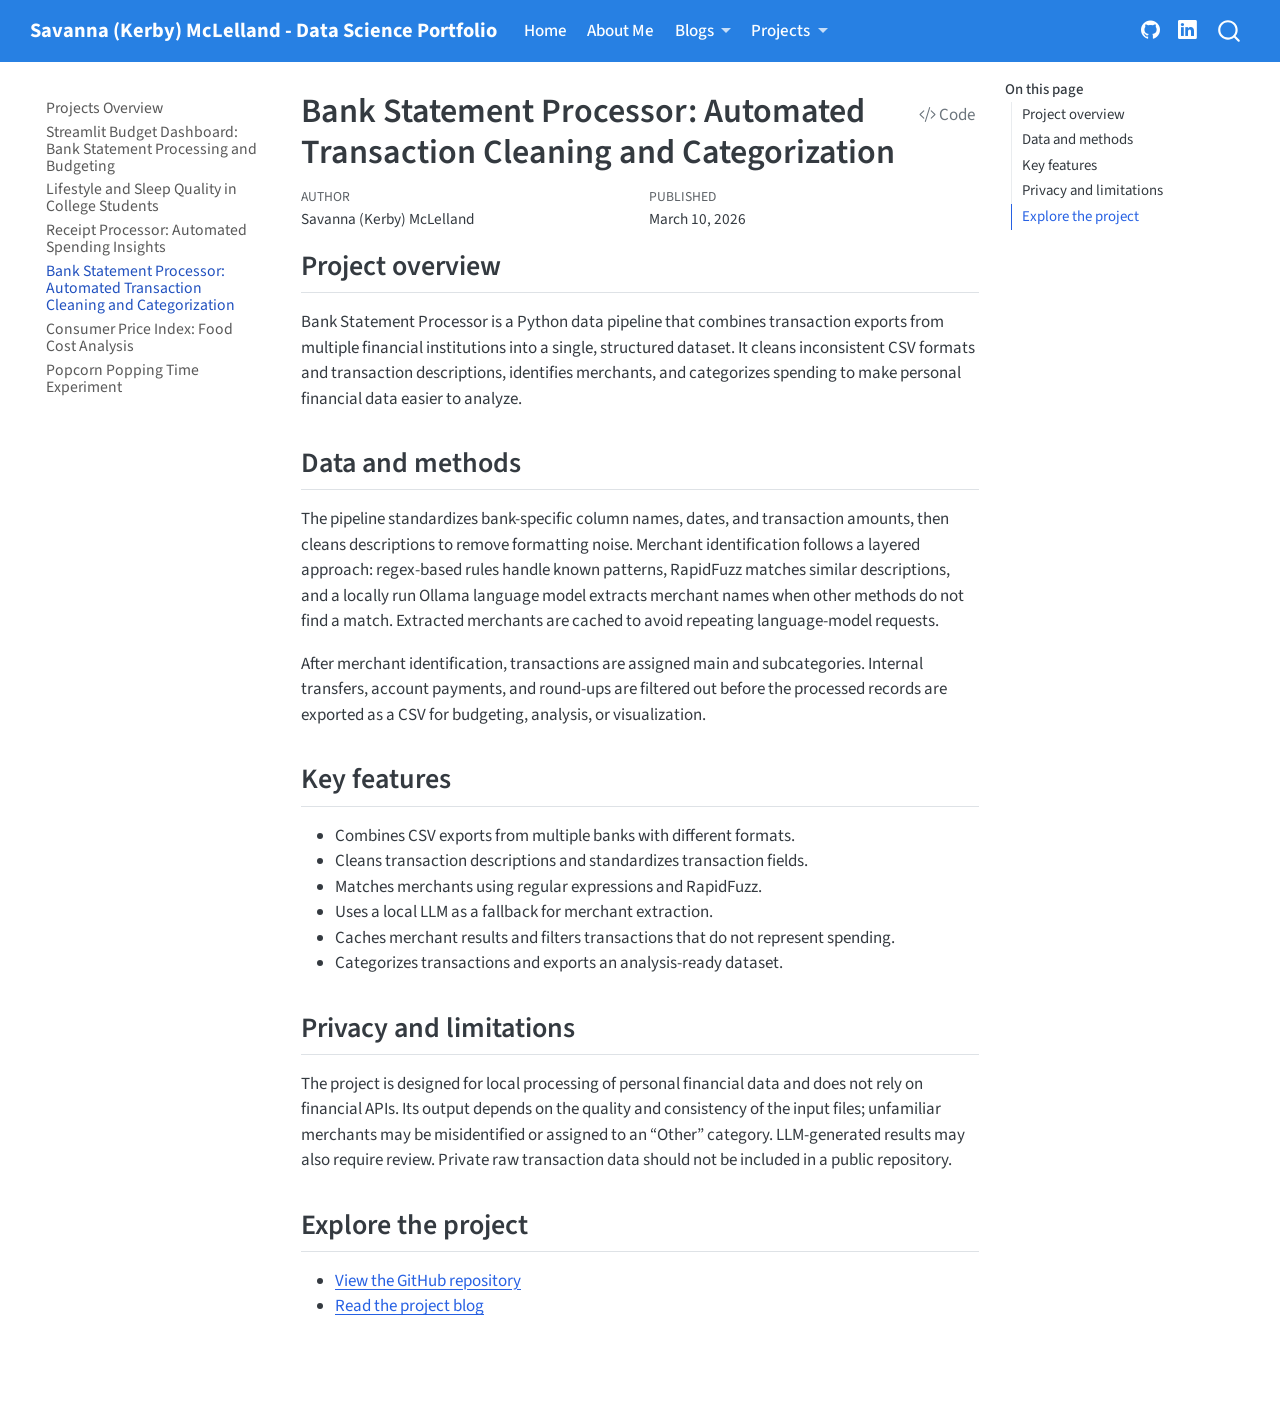
<file: docs/projects/bank-statement-processor.html>
<!DOCTYPE html>
<html xmlns="http://www.w3.org/1999/xhtml" lang="en" xml:lang="en"><head>

<meta charset="utf-8">
<meta name="generator" content="quarto-1.8.27">

<meta name="viewport" content="width=device-width, initial-scale=1.0, user-scalable=yes">

<meta name="author" content="Savanna (Kerby) McLelland">
<meta name="dcterms.date" content="2026-03-10">

<title>Bank Statement Processor: Automated Transaction Cleaning and Categorization – Savanna (Kerby) McLelland - Data Science Portfolio</title>
<style>
code{white-space: pre-wrap;}
span.smallcaps{font-variant: small-caps;}
div.columns{display: flex; gap: min(4vw, 1.5em);}
div.column{flex: auto; overflow-x: auto;}
div.hanging-indent{margin-left: 1.5em; text-indent: -1.5em;}
ul.task-list{list-style: none;}
ul.task-list li input[type="checkbox"] {
  width: 0.8em;
  margin: 0 0.8em 0.2em -1em; /* quarto-specific, see https://github.com/quarto-dev/quarto-cli/issues/4556 */ 
  vertical-align: middle;
}
/* CSS for syntax highlighting */
html { -webkit-text-size-adjust: 100%; }
pre > code.sourceCode { white-space: pre; position: relative; }
pre > code.sourceCode > span { display: inline-block; line-height: 1.25; }
pre > code.sourceCode > span:empty { height: 1.2em; }
.sourceCode { overflow: visible; }
code.sourceCode > span { color: inherit; text-decoration: inherit; }
div.sourceCode { margin: 1em 0; }
pre.sourceCode { margin: 0; }
@media screen {
div.sourceCode { overflow: auto; }
}
@media print {
pre > code.sourceCode { white-space: pre-wrap; }
pre > code.sourceCode > span { text-indent: -5em; padding-left: 5em; }
}
pre.numberSource code
  { counter-reset: source-line 0; }
pre.numberSource code > span
  { position: relative; left: -4em; counter-increment: source-line; }
pre.numberSource code > span > a:first-child::before
  { content: counter(source-line);
    position: relative; left: -1em; text-align: right; vertical-align: baseline;
    border: none; display: inline-block;
    -webkit-touch-callout: none; -webkit-user-select: none;
    -khtml-user-select: none; -moz-user-select: none;
    -ms-user-select: none; user-select: none;
    padding: 0 4px; width: 4em;
  }
pre.numberSource { margin-left: 3em;  padding-left: 4px; }
div.sourceCode
  {   }
@media screen {
pre > code.sourceCode > span > a:first-child::before { text-decoration: underline; }
}
</style>


<script src="../site_libs/quarto-nav/quarto-nav.js"></script>
<script src="../site_libs/quarto-nav/headroom.min.js"></script>
<script src="../site_libs/clipboard/clipboard.min.js"></script>
<script src="../site_libs/quarto-search/autocomplete.umd.js"></script>
<script src="../site_libs/quarto-search/fuse.min.js"></script>
<script src="../site_libs/quarto-search/quarto-search.js"></script>
<meta name="quarto:offset" content="../">
<script src="../site_libs/quarto-html/quarto.js" type="module"></script>
<script src="../site_libs/quarto-html/tabsets/tabsets.js" type="module"></script>
<script src="../site_libs/quarto-html/axe/axe-check.js" type="module"></script>
<script src="../site_libs/quarto-html/popper.min.js"></script>
<script src="../site_libs/quarto-html/tippy.umd.min.js"></script>
<script src="../site_libs/quarto-html/anchor.min.js"></script>
<link href="../site_libs/quarto-html/tippy.css" rel="stylesheet">
<link href="../site_libs/quarto-html/quarto-syntax-highlighting-ed96de9b727972fe78a7b5d16c58bf87.css" rel="stylesheet" id="quarto-text-highlighting-styles">
<script src="../site_libs/bootstrap/bootstrap.min.js"></script>
<link href="../site_libs/bootstrap/bootstrap-icons.css" rel="stylesheet">
<link href="../site_libs/bootstrap/bootstrap-029b10fc0dc652dab2ec1ac156c1a037.min.css" rel="stylesheet" append-hash="true" id="quarto-bootstrap" data-mode="light">
<script id="quarto-search-options" type="application/json">{
  "location": "navbar",
  "copy-button": false,
  "collapse-after": 3,
  "panel-placement": "end",
  "type": "overlay",
  "limit": 50,
  "keyboard-shortcut": [
    "f",
    "/",
    "s"
  ],
  "show-item-context": false,
  "language": {
    "search-no-results-text": "No results",
    "search-matching-documents-text": "matching documents",
    "search-copy-link-title": "Copy link to search",
    "search-hide-matches-text": "Hide additional matches",
    "search-more-match-text": "more match in this document",
    "search-more-matches-text": "more matches in this document",
    "search-clear-button-title": "Clear",
    "search-text-placeholder": "",
    "search-detached-cancel-button-title": "Cancel",
    "search-submit-button-title": "Submit",
    "search-label": "Search"
  }
}</script>


<link rel="stylesheet" href="../styles.css">
</head>

<body class="nav-sidebar floating nav-fixed quarto-light">

<div id="quarto-search-results"></div>
  <header id="quarto-header" class="headroom fixed-top">
    <nav class="navbar navbar-expand-lg " data-bs-theme="dark">
      <div class="navbar-container container-fluid">
      <div class="navbar-brand-container mx-auto">
    <a class="navbar-brand" href="../index.html">
    <span class="navbar-title">Savanna (Kerby) McLelland - Data Science Portfolio</span>
    </a>
  </div>
            <div id="quarto-search" class="" title="Search"></div>
          <button class="navbar-toggler" type="button" data-bs-toggle="collapse" data-bs-target="#navbarCollapse" aria-controls="navbarCollapse" role="menu" aria-expanded="false" aria-label="Toggle navigation" onclick="if (window.quartoToggleHeadroom) { window.quartoToggleHeadroom(); }">
  <span class="navbar-toggler-icon"></span>
</button>
          <div class="collapse navbar-collapse" id="navbarCollapse">
            <ul class="navbar-nav navbar-nav-scroll me-auto">
  <li class="nav-item">
    <a class="nav-link" href="../index.html"> 
<span class="menu-text">Home</span></a>
  </li>  
  <li class="nav-item">
    <a class="nav-link" href="../about.html"> 
<span class="menu-text">About Me</span></a>
  </li>  
  <li class="nav-item dropdown ">
    <a class="nav-link dropdown-toggle" href="#" id="nav-menu-blogs" role="link" data-bs-toggle="dropdown" aria-expanded="false">
 <span class="menu-text">Blogs</span>
    </a>
    <ul class="dropdown-menu" aria-labelledby="nav-menu-blogs">    
        <li>
    <a class="dropdown-item" href="../blogs/tutorial.html">
 <span class="dropdown-text">RapidFuzz in Python</span></a>
  </li>  
        <li>
    <a class="dropdown-item" href="../blogs/data-acquisition.html">
 <span class="dropdown-text">Bank Statement Processing</span></a>
  </li>  
    </ul>
  </li>
  <li class="nav-item dropdown ">
    <a class="nav-link dropdown-toggle" href="#" id="nav-menu-projects" role="link" data-bs-toggle="dropdown" aria-expanded="false">
 <span class="menu-text">Projects</span>
    </a>
    <ul class="dropdown-menu" aria-labelledby="nav-menu-projects">    
        <li>
    <a class="dropdown-item" href="../projects/index.html">
 <span class="dropdown-text">All Projects</span></a>
  </li>  
        <li><hr class="dropdown-divider"></li>
        <li>
    <a class="dropdown-item" href="../projects/streamlit-budget-dashboard.html">
 <span class="dropdown-text">Streamlit Budget Dashboard</span></a>
  </li>  
        <li>
    <a class="dropdown-item" href="../projects/sleep-quality.html">
 <span class="dropdown-text">Sleep Quality Analysis</span></a>
  </li>  
        <li>
    <a class="dropdown-item" href="../projects/receipt-processor.html">
 <span class="dropdown-text">Receipt Processor</span></a>
  </li>  
        <li>
    <a class="dropdown-item" href="../projects/bank-statement-processor.html">
 <span class="dropdown-text">Bank Statement Processor</span></a>
  </li>  
        <li>
    <a class="dropdown-item" href="../projects/cpi-food-cost-analysis.html">
 <span class="dropdown-text">CPI Food Cost Analysis</span></a>
  </li>  
        <li>
    <a class="dropdown-item" href="../projects/popcorn-experiment.html">
 <span class="dropdown-text">Popcorn Experiment</span></a>
  </li>  
    </ul>
  </li>
</ul>
            <ul class="navbar-nav navbar-nav-scroll ms-auto">
  <li class="nav-item compact">
    <a class="nav-link" href="https://github.com/Xapamma"> <i class="bi bi-github" role="img">
</i> 
<span class="menu-text"></span></a>
  </li>  
  <li class="nav-item compact">
    <a class="nav-link" href="https://www.linkedin.com/in/savanna-mclelland-8178b7206"> <i class="bi bi-linkedin" role="img">
</i> 
<span class="menu-text"></span></a>
  </li>  
</ul>
          </div> <!-- /navcollapse -->
            <div class="quarto-navbar-tools">
</div>
      </div> <!-- /container-fluid -->
    </nav>
  <nav class="quarto-secondary-nav">
    <div class="container-fluid d-flex">
      <button type="button" class="quarto-btn-toggle btn" data-bs-toggle="collapse" role="button" data-bs-target=".quarto-sidebar-collapse-item" aria-controls="quarto-sidebar" aria-expanded="false" aria-label="Toggle sidebar navigation" onclick="if (window.quartoToggleHeadroom) { window.quartoToggleHeadroom(); }">
        <i class="bi bi-layout-text-sidebar-reverse"></i>
      </button>
        <nav class="quarto-page-breadcrumbs" aria-label="breadcrumb"><ol class="breadcrumb"><li class="breadcrumb-item"><a href="../projects/bank-statement-processor.html">Bank Statement Processor: Automated Transaction Cleaning and Categorization</a></li></ol></nav>
        <a class="flex-grow-1" role="navigation" data-bs-toggle="collapse" data-bs-target=".quarto-sidebar-collapse-item" aria-controls="quarto-sidebar" aria-expanded="false" aria-label="Toggle sidebar navigation" onclick="if (window.quartoToggleHeadroom) { window.quartoToggleHeadroom(); }">      
        </a>
    </div>
  </nav>
</header>
<!-- content -->
<div id="quarto-content" class="quarto-container page-columns page-rows-contents page-layout-article page-navbar">
<!-- sidebar -->
  <nav id="quarto-sidebar" class="sidebar collapse collapse-horizontal quarto-sidebar-collapse-item sidebar-navigation floating overflow-auto">
    <div class="sidebar-menu-container"> 
    <ul class="list-unstyled mt-1">
        <li class="sidebar-item">
  <div class="sidebar-item-container"> 
  <a href="../projects/index.html" class="sidebar-item-text sidebar-link">
 <span class="menu-text">Projects Overview</span></a>
  </div>
</li>
        <li class="sidebar-item">
  <div class="sidebar-item-container"> 
  <a href="../projects/streamlit-budget-dashboard.html" class="sidebar-item-text sidebar-link">
 <span class="menu-text">Streamlit Budget Dashboard: Bank Statement Processing and Budgeting</span></a>
  </div>
</li>
        <li class="sidebar-item">
  <div class="sidebar-item-container"> 
  <a href="../projects/sleep-quality.html" class="sidebar-item-text sidebar-link">
 <span class="menu-text">Lifestyle and Sleep Quality in College Students</span></a>
  </div>
</li>
        <li class="sidebar-item">
  <div class="sidebar-item-container"> 
  <a href="../projects/receipt-processor.html" class="sidebar-item-text sidebar-link">
 <span class="menu-text">Receipt Processor: Automated Spending Insights</span></a>
  </div>
</li>
        <li class="sidebar-item">
  <div class="sidebar-item-container"> 
  <a href="../projects/bank-statement-processor.html" class="sidebar-item-text sidebar-link active">
 <span class="menu-text">Bank Statement Processor: Automated Transaction Cleaning and Categorization</span></a>
  </div>
</li>
        <li class="sidebar-item">
  <div class="sidebar-item-container"> 
  <a href="../projects/cpi-food-cost-analysis.html" class="sidebar-item-text sidebar-link">
 <span class="menu-text">Consumer Price Index: Food Cost Analysis</span></a>
  </div>
</li>
        <li class="sidebar-item">
  <div class="sidebar-item-container"> 
  <a href="../projects/popcorn-experiment.html" class="sidebar-item-text sidebar-link">
 <span class="menu-text">Popcorn Popping Time Experiment</span></a>
  </div>
</li>
    </ul>
    </div>
</nav>
<div id="quarto-sidebar-glass" class="quarto-sidebar-collapse-item" data-bs-toggle="collapse" data-bs-target=".quarto-sidebar-collapse-item"></div>
<!-- margin-sidebar -->
    <div id="quarto-margin-sidebar" class="sidebar margin-sidebar">
        <nav id="TOC" role="doc-toc" class="toc-active">
    <h2 id="toc-title">On this page</h2>
   
  <ul>
  <li><a href="#project-overview" id="toc-project-overview" class="nav-link active" data-scroll-target="#project-overview">Project overview</a></li>
  <li><a href="#data-and-methods" id="toc-data-and-methods" class="nav-link" data-scroll-target="#data-and-methods">Data and methods</a></li>
  <li><a href="#key-features" id="toc-key-features" class="nav-link" data-scroll-target="#key-features">Key features</a></li>
  <li><a href="#privacy-and-limitations" id="toc-privacy-and-limitations" class="nav-link" data-scroll-target="#privacy-and-limitations">Privacy and limitations</a></li>
  <li><a href="#explore-the-project" id="toc-explore-the-project" class="nav-link" data-scroll-target="#explore-the-project">Explore the project</a></li>
  </ul>
</nav>
    </div>
<!-- main -->
<main class="content" id="quarto-document-content">

<header id="title-block-header" class="quarto-title-block default">
<div class="quarto-title">
<div class="quarto-title-block"><div><h1 class="title">Bank Statement Processor: Automated Transaction Cleaning and Categorization</h1><button type="button" class="btn code-tools-button" id="quarto-code-tools-source"><i class="bi"></i> Code</button></div></div>
</div>



<div class="quarto-title-meta">

    <div>
    <div class="quarto-title-meta-heading">Author</div>
    <div class="quarto-title-meta-contents">
             <p>Savanna (Kerby) McLelland </p>
          </div>
  </div>
    
    <div>
    <div class="quarto-title-meta-heading">Published</div>
    <div class="quarto-title-meta-contents">
      <p class="date">March 10, 2026</p>
    </div>
  </div>
  
    
  </div>
  


</header>


<section id="project-overview" class="level2">
<h2 class="anchored" data-anchor-id="project-overview">Project overview</h2>
<p>Bank Statement Processor is a Python data pipeline that combines transaction exports from multiple financial institutions into a single, structured dataset. It cleans inconsistent CSV formats and transaction descriptions, identifies merchants, and categorizes spending to make personal financial data easier to analyze.</p>
</section>
<section id="data-and-methods" class="level2">
<h2 class="anchored" data-anchor-id="data-and-methods">Data and methods</h2>
<p>The pipeline standardizes bank-specific column names, dates, and transaction amounts, then cleans descriptions to remove formatting noise. Merchant identification follows a layered approach: regex-based rules handle known patterns, RapidFuzz matches similar descriptions, and a locally run Ollama language model extracts merchant names when other methods do not find a match. Extracted merchants are cached to avoid repeating language-model requests.</p>
<p>After merchant identification, transactions are assigned main and subcategories. Internal transfers, account payments, and round-ups are filtered out before the processed records are exported as a CSV for budgeting, analysis, or visualization.</p>
</section>
<section id="key-features" class="level2">
<h2 class="anchored" data-anchor-id="key-features">Key features</h2>
<ul>
<li>Combines CSV exports from multiple banks with different formats.</li>
<li>Cleans transaction descriptions and standardizes transaction fields.</li>
<li>Matches merchants using regular expressions and RapidFuzz.</li>
<li>Uses a local LLM as a fallback for merchant extraction.</li>
<li>Caches merchant results and filters transactions that do not represent spending.</li>
<li>Categorizes transactions and exports an analysis-ready dataset.</li>
</ul>
</section>
<section id="privacy-and-limitations" class="level2">
<h2 class="anchored" data-anchor-id="privacy-and-limitations">Privacy and limitations</h2>
<p>The project is designed for local processing of personal financial data and does not rely on financial APIs. Its output depends on the quality and consistency of the input files; unfamiliar merchants may be misidentified or assigned to an “Other” category. LLM-generated results may also require review. Private raw transaction data should not be included in a public repository.</p>
</section>
<section id="explore-the-project" class="level2">
<h2 class="anchored" data-anchor-id="explore-the-project">Explore the project</h2>
<ul>
<li><a href="https://github.com/Xapamma/Bank-Statement-Processor">View the GitHub repository</a></li>
<li><a href="../blogs/data-acquisition.html">Read the project blog</a></li>
</ul>


<!-- -->

</section>

</main> <!-- /main -->
<script id="quarto-html-after-body" type="application/javascript">
  window.document.addEventListener("DOMContentLoaded", function (event) {
    const icon = "";
    const anchorJS = new window.AnchorJS();
    anchorJS.options = {
      placement: 'right',
      icon: icon
    };
    anchorJS.add('.anchored');
    const isCodeAnnotation = (el) => {
      for (const clz of el.classList) {
        if (clz.startsWith('code-annotation-')) {                     
          return true;
        }
      }
      return false;
    }
    const onCopySuccess = function(e) {
      // button target
      const button = e.trigger;
      // don't keep focus
      button.blur();
      // flash "checked"
      button.classList.add('code-copy-button-checked');
      var currentTitle = button.getAttribute("title");
      button.setAttribute("title", "Copied!");
      let tooltip;
      if (window.bootstrap) {
        button.setAttribute("data-bs-toggle", "tooltip");
        button.setAttribute("data-bs-placement", "left");
        button.setAttribute("data-bs-title", "Copied!");
        tooltip = new bootstrap.Tooltip(button, 
          { trigger: "manual", 
            customClass: "code-copy-button-tooltip",
            offset: [0, -8]});
        tooltip.show();    
      }
      setTimeout(function() {
        if (tooltip) {
          tooltip.hide();
          button.removeAttribute("data-bs-title");
          button.removeAttribute("data-bs-toggle");
          button.removeAttribute("data-bs-placement");
        }
        button.setAttribute("title", currentTitle);
        button.classList.remove('code-copy-button-checked');
      }, 1000);
      // clear code selection
      e.clearSelection();
    }
    const getTextToCopy = function(trigger) {
      const outerScaffold = trigger.parentElement.cloneNode(true);
      const codeEl = outerScaffold.querySelector('code');
      for (const childEl of codeEl.children) {
        if (isCodeAnnotation(childEl)) {
          childEl.remove();
        }
      }
      return codeEl.innerText;
    }
    const clipboard = new window.ClipboardJS('.code-copy-button:not([data-in-quarto-modal])', {
      text: getTextToCopy
    });
    clipboard.on('success', onCopySuccess);
    if (window.document.getElementById('quarto-embedded-source-code-modal')) {
      const clipboardModal = new window.ClipboardJS('.code-copy-button[data-in-quarto-modal]', {
        text: getTextToCopy,
        container: window.document.getElementById('quarto-embedded-source-code-modal')
      });
      clipboardModal.on('success', onCopySuccess);
    }
    const viewSource = window.document.getElementById('quarto-view-source') ||
                       window.document.getElementById('quarto-code-tools-source');
    if (viewSource) {
      const sourceUrl = viewSource.getAttribute("data-quarto-source-url");
      viewSource.addEventListener("click", function(e) {
        if (sourceUrl) {
          // rstudio viewer pane
          if (/\bcapabilities=\b/.test(window.location)) {
            window.open(sourceUrl);
          } else {
            window.location.href = sourceUrl;
          }
        } else {
          const modal = new bootstrap.Modal(document.getElementById('quarto-embedded-source-code-modal'));
          modal.show();
        }
        return false;
      });
    }
    function toggleCodeHandler(show) {
      return function(e) {
        const detailsSrc = window.document.querySelectorAll(".cell > details > .sourceCode");
        for (let i=0; i<detailsSrc.length; i++) {
          const details = detailsSrc[i].parentElement;
          if (show) {
            details.open = true;
          } else {
            details.removeAttribute("open");
          }
        }
        const cellCodeDivs = window.document.querySelectorAll(".cell > .sourceCode");
        const fromCls = show ? "hidden" : "unhidden";
        const toCls = show ? "unhidden" : "hidden";
        for (let i=0; i<cellCodeDivs.length; i++) {
          const codeDiv = cellCodeDivs[i];
          if (codeDiv.classList.contains(fromCls)) {
            codeDiv.classList.remove(fromCls);
            codeDiv.classList.add(toCls);
          } 
        }
        return false;
      }
    }
    const hideAllCode = window.document.getElementById("quarto-hide-all-code");
    if (hideAllCode) {
      hideAllCode.addEventListener("click", toggleCodeHandler(false));
    }
    const showAllCode = window.document.getElementById("quarto-show-all-code");
    if (showAllCode) {
      showAllCode.addEventListener("click", toggleCodeHandler(true));
    }
      var localhostRegex = new RegExp(/^(?:http|https):\/\/localhost\:?[0-9]*\//);
      var mailtoRegex = new RegExp(/^mailto:/);
        var filterRegex = new RegExp('/' + window.location.host + '/');
      var isInternal = (href) => {
          return filterRegex.test(href) || localhostRegex.test(href) || mailtoRegex.test(href);
      }
      // Inspect non-navigation links and adorn them if external
     var links = window.document.querySelectorAll('a[href]:not(.nav-link):not(.navbar-brand):not(.toc-action):not(.sidebar-link):not(.sidebar-item-toggle):not(.pagination-link):not(.no-external):not([aria-hidden]):not(.dropdown-item):not(.quarto-navigation-tool):not(.about-link)');
      for (var i=0; i<links.length; i++) {
        const link = links[i];
        if (!isInternal(link.href)) {
          // undo the damage that might have been done by quarto-nav.js in the case of
          // links that we want to consider external
          if (link.dataset.originalHref !== undefined) {
            link.href = link.dataset.originalHref;
          }
        }
      }
    function tippyHover(el, contentFn, onTriggerFn, onUntriggerFn) {
      const config = {
        allowHTML: true,
        maxWidth: 500,
        delay: 100,
        arrow: false,
        appendTo: function(el) {
            return el.parentElement;
        },
        interactive: true,
        interactiveBorder: 10,
        theme: 'quarto',
        placement: 'bottom-start',
      };
      if (contentFn) {
        config.content = contentFn;
      }
      if (onTriggerFn) {
        config.onTrigger = onTriggerFn;
      }
      if (onUntriggerFn) {
        config.onUntrigger = onUntriggerFn;
      }
      window.tippy(el, config); 
    }
    const noterefs = window.document.querySelectorAll('a[role="doc-noteref"]');
    for (var i=0; i<noterefs.length; i++) {
      const ref = noterefs[i];
      tippyHover(ref, function() {
        // use id or data attribute instead here
        let href = ref.getAttribute('data-footnote-href') || ref.getAttribute('href');
        try { href = new URL(href).hash; } catch {}
        const id = href.replace(/^#\/?/, "");
        const note = window.document.getElementById(id);
        if (note) {
          return note.innerHTML;
        } else {
          return "";
        }
      });
    }
    const xrefs = window.document.querySelectorAll('a.quarto-xref');
    const processXRef = (id, note) => {
      // Strip column container classes
      const stripColumnClz = (el) => {
        el.classList.remove("page-full", "page-columns");
        if (el.children) {
          for (const child of el.children) {
            stripColumnClz(child);
          }
        }
      }
      stripColumnClz(note)
      if (id === null || id.startsWith('sec-')) {
        // Special case sections, only their first couple elements
        const container = document.createElement("div");
        if (note.children && note.children.length > 2) {
          container.appendChild(note.children[0].cloneNode(true));
          for (let i = 1; i < note.children.length; i++) {
            const child = note.children[i];
            if (child.tagName === "P" && child.innerText === "") {
              continue;
            } else {
              container.appendChild(child.cloneNode(true));
              break;
            }
          }
          if (window.Quarto?.typesetMath) {
            window.Quarto.typesetMath(container);
          }
          return container.innerHTML
        } else {
          if (window.Quarto?.typesetMath) {
            window.Quarto.typesetMath(note);
          }
          return note.innerHTML;
        }
      } else {
        // Remove any anchor links if they are present
        const anchorLink = note.querySelector('a.anchorjs-link');
        if (anchorLink) {
          anchorLink.remove();
        }
        if (window.Quarto?.typesetMath) {
          window.Quarto.typesetMath(note);
        }
        if (note.classList.contains("callout")) {
          return note.outerHTML;
        } else {
          return note.innerHTML;
        }
      }
    }
    for (var i=0; i<xrefs.length; i++) {
      const xref = xrefs[i];
      tippyHover(xref, undefined, function(instance) {
        instance.disable();
        let url = xref.getAttribute('href');
        let hash = undefined; 
        if (url.startsWith('#')) {
          hash = url;
        } else {
          try { hash = new URL(url).hash; } catch {}
        }
        if (hash) {
          const id = hash.replace(/^#\/?/, "");
          const note = window.document.getElementById(id);
          if (note !== null) {
            try {
              const html = processXRef(id, note.cloneNode(true));
              instance.setContent(html);
            } finally {
              instance.enable();
              instance.show();
            }
          } else {
            // See if we can fetch this
            fetch(url.split('#')[0])
            .then(res => res.text())
            .then(html => {
              const parser = new DOMParser();
              const htmlDoc = parser.parseFromString(html, "text/html");
              const note = htmlDoc.getElementById(id);
              if (note !== null) {
                const html = processXRef(id, note);
                instance.setContent(html);
              } 
            }).finally(() => {
              instance.enable();
              instance.show();
            });
          }
        } else {
          // See if we can fetch a full url (with no hash to target)
          // This is a special case and we should probably do some content thinning / targeting
          fetch(url)
          .then(res => res.text())
          .then(html => {
            const parser = new DOMParser();
            const htmlDoc = parser.parseFromString(html, "text/html");
            const note = htmlDoc.querySelector('main.content');
            if (note !== null) {
              // This should only happen for chapter cross references
              // (since there is no id in the URL)
              // remove the first header
              if (note.children.length > 0 && note.children[0].tagName === "HEADER") {
                note.children[0].remove();
              }
              const html = processXRef(null, note);
              instance.setContent(html);
            } 
          }).finally(() => {
            instance.enable();
            instance.show();
          });
        }
      }, function(instance) {
      });
    }
        let selectedAnnoteEl;
        const selectorForAnnotation = ( cell, annotation) => {
          let cellAttr = 'data-code-cell="' + cell + '"';
          let lineAttr = 'data-code-annotation="' +  annotation + '"';
          const selector = 'span[' + cellAttr + '][' + lineAttr + ']';
          return selector;
        }
        const selectCodeLines = (annoteEl) => {
          const doc = window.document;
          const targetCell = annoteEl.getAttribute("data-target-cell");
          const targetAnnotation = annoteEl.getAttribute("data-target-annotation");
          const annoteSpan = window.document.querySelector(selectorForAnnotation(targetCell, targetAnnotation));
          const lines = annoteSpan.getAttribute("data-code-lines").split(",");
          const lineIds = lines.map((line) => {
            return targetCell + "-" + line;
          })
          let top = null;
          let height = null;
          let parent = null;
          if (lineIds.length > 0) {
              //compute the position of the single el (top and bottom and make a div)
              const el = window.document.getElementById(lineIds[0]);
              top = el.offsetTop;
              height = el.offsetHeight;
              parent = el.parentElement.parentElement;
            if (lineIds.length > 1) {
              const lastEl = window.document.getElementById(lineIds[lineIds.length - 1]);
              const bottom = lastEl.offsetTop + lastEl.offsetHeight;
              height = bottom - top;
            }
            if (top !== null && height !== null && parent !== null) {
              // cook up a div (if necessary) and position it 
              let div = window.document.getElementById("code-annotation-line-highlight");
              if (div === null) {
                div = window.document.createElement("div");
                div.setAttribute("id", "code-annotation-line-highlight");
                div.style.position = 'absolute';
                parent.appendChild(div);
              }
              div.style.top = top - 2 + "px";
              div.style.height = height + 4 + "px";
              div.style.left = 0;
              let gutterDiv = window.document.getElementById("code-annotation-line-highlight-gutter");
              if (gutterDiv === null) {
                gutterDiv = window.document.createElement("div");
                gutterDiv.setAttribute("id", "code-annotation-line-highlight-gutter");
                gutterDiv.style.position = 'absolute';
                const codeCell = window.document.getElementById(targetCell);
                const gutter = codeCell.querySelector('.code-annotation-gutter');
                gutter.appendChild(gutterDiv);
              }
              gutterDiv.style.top = top - 2 + "px";
              gutterDiv.style.height = height + 4 + "px";
            }
            selectedAnnoteEl = annoteEl;
          }
        };
        const unselectCodeLines = () => {
          const elementsIds = ["code-annotation-line-highlight", "code-annotation-line-highlight-gutter"];
          elementsIds.forEach((elId) => {
            const div = window.document.getElementById(elId);
            if (div) {
              div.remove();
            }
          });
          selectedAnnoteEl = undefined;
        };
          // Handle positioning of the toggle
      window.addEventListener(
        "resize",
        throttle(() => {
          elRect = undefined;
          if (selectedAnnoteEl) {
            selectCodeLines(selectedAnnoteEl);
          }
        }, 10)
      );
      function throttle(fn, ms) {
      let throttle = false;
      let timer;
        return (...args) => {
          if(!throttle) { // first call gets through
              fn.apply(this, args);
              throttle = true;
          } else { // all the others get throttled
              if(timer) clearTimeout(timer); // cancel #2
              timer = setTimeout(() => {
                fn.apply(this, args);
                timer = throttle = false;
              }, ms);
          }
        };
      }
        // Attach click handler to the DT
        const annoteDls = window.document.querySelectorAll('dt[data-target-cell]');
        for (const annoteDlNode of annoteDls) {
          annoteDlNode.addEventListener('click', (event) => {
            const clickedEl = event.target;
            if (clickedEl !== selectedAnnoteEl) {
              unselectCodeLines();
              const activeEl = window.document.querySelector('dt[data-target-cell].code-annotation-active');
              if (activeEl) {
                activeEl.classList.remove('code-annotation-active');
              }
              selectCodeLines(clickedEl);
              clickedEl.classList.add('code-annotation-active');
            } else {
              // Unselect the line
              unselectCodeLines();
              clickedEl.classList.remove('code-annotation-active');
            }
          });
        }
    const findCites = (el) => {
      const parentEl = el.parentElement;
      if (parentEl) {
        const cites = parentEl.dataset.cites;
        if (cites) {
          return {
            el,
            cites: cites.split(' ')
          };
        } else {
          return findCites(el.parentElement)
        }
      } else {
        return undefined;
      }
    };
    var bibliorefs = window.document.querySelectorAll('a[role="doc-biblioref"]');
    for (var i=0; i<bibliorefs.length; i++) {
      const ref = bibliorefs[i];
      const citeInfo = findCites(ref);
      if (citeInfo) {
        tippyHover(citeInfo.el, function() {
          var popup = window.document.createElement('div');
          citeInfo.cites.forEach(function(cite) {
            var citeDiv = window.document.createElement('div');
            citeDiv.classList.add('hanging-indent');
            citeDiv.classList.add('csl-entry');
            var biblioDiv = window.document.getElementById('ref-' + cite);
            if (biblioDiv) {
              citeDiv.innerHTML = biblioDiv.innerHTML;
            }
            popup.appendChild(citeDiv);
          });
          return popup.innerHTML;
        });
      }
    }
  });
  </script><div class="modal fade" id="quarto-embedded-source-code-modal" tabindex="-1" aria-labelledby="quarto-embedded-source-code-modal-label" aria-hidden="true"><div class="modal-dialog modal-dialog-scrollable"><div class="modal-content"><div class="modal-header"><h5 class="modal-title" id="quarto-embedded-source-code-modal-label">Source Code</h5><button class="btn-close" data-bs-dismiss="modal"></button></div><div class="modal-body"><div class="">
<div class="code-copy-outer-scaffold"><div class="sourceCode" id="cb1" data-shortcodes="false"><pre class="sourceCode markdown code-with-copy"><code class="sourceCode markdown"><span id="cb1-1"><a href="#cb1-1" aria-hidden="true" tabindex="-1"></a><span class="co">---</span></span>
<span id="cb1-2"><a href="#cb1-2" aria-hidden="true" tabindex="-1"></a><span class="an">title:</span><span class="co"> "Bank Statement Processor: Automated Transaction Cleaning and Categorization"</span></span>
<span id="cb1-3"><a href="#cb1-3" aria-hidden="true" tabindex="-1"></a><span class="an">author:</span><span class="co"> "Savanna (Kerby) McLelland"</span></span>
<span id="cb1-4"><a href="#cb1-4" aria-hidden="true" tabindex="-1"></a><span class="an">date:</span><span class="co"> "2026-03-10"</span></span>
<span id="cb1-5"><a href="#cb1-5" aria-hidden="true" tabindex="-1"></a><span class="an">format:</span></span>
<span id="cb1-6"><a href="#cb1-6" aria-hidden="true" tabindex="-1"></a><span class="co">  html:</span></span>
<span id="cb1-7"><a href="#cb1-7" aria-hidden="true" tabindex="-1"></a><span class="co">    toc: true</span></span>
<span id="cb1-8"><a href="#cb1-8" aria-hidden="true" tabindex="-1"></a><span class="co">---</span></span>
<span id="cb1-9"><a href="#cb1-9" aria-hidden="true" tabindex="-1"></a></span>
<span id="cb1-10"><a href="#cb1-10" aria-hidden="true" tabindex="-1"></a><span class="fu">## Project overview</span></span>
<span id="cb1-11"><a href="#cb1-11" aria-hidden="true" tabindex="-1"></a></span>
<span id="cb1-12"><a href="#cb1-12" aria-hidden="true" tabindex="-1"></a>Bank Statement Processor is a Python data pipeline that combines transaction</span>
<span id="cb1-13"><a href="#cb1-13" aria-hidden="true" tabindex="-1"></a>exports from multiple financial institutions into a single, structured dataset.</span>
<span id="cb1-14"><a href="#cb1-14" aria-hidden="true" tabindex="-1"></a>It cleans inconsistent CSV formats and transaction descriptions, identifies</span>
<span id="cb1-15"><a href="#cb1-15" aria-hidden="true" tabindex="-1"></a>merchants, and categorizes spending to make personal financial data easier to</span>
<span id="cb1-16"><a href="#cb1-16" aria-hidden="true" tabindex="-1"></a>analyze.</span>
<span id="cb1-17"><a href="#cb1-17" aria-hidden="true" tabindex="-1"></a></span>
<span id="cb1-18"><a href="#cb1-18" aria-hidden="true" tabindex="-1"></a><span class="fu">## Data and methods</span></span>
<span id="cb1-19"><a href="#cb1-19" aria-hidden="true" tabindex="-1"></a></span>
<span id="cb1-20"><a href="#cb1-20" aria-hidden="true" tabindex="-1"></a>The pipeline standardizes bank-specific column names, dates, and transaction</span>
<span id="cb1-21"><a href="#cb1-21" aria-hidden="true" tabindex="-1"></a>amounts, then cleans descriptions to remove formatting noise. Merchant</span>
<span id="cb1-22"><a href="#cb1-22" aria-hidden="true" tabindex="-1"></a>identification follows a layered approach: regex-based rules handle known</span>
<span id="cb1-23"><a href="#cb1-23" aria-hidden="true" tabindex="-1"></a>patterns, RapidFuzz matches similar descriptions, and a locally run Ollama</span>
<span id="cb1-24"><a href="#cb1-24" aria-hidden="true" tabindex="-1"></a>language model extracts merchant names when other methods do not find a match.</span>
<span id="cb1-25"><a href="#cb1-25" aria-hidden="true" tabindex="-1"></a>Extracted merchants are cached to avoid repeating language-model requests.</span>
<span id="cb1-26"><a href="#cb1-26" aria-hidden="true" tabindex="-1"></a></span>
<span id="cb1-27"><a href="#cb1-27" aria-hidden="true" tabindex="-1"></a>After merchant identification, transactions are assigned main and subcategories.</span>
<span id="cb1-28"><a href="#cb1-28" aria-hidden="true" tabindex="-1"></a>Internal transfers, account payments, and round-ups are filtered out before the</span>
<span id="cb1-29"><a href="#cb1-29" aria-hidden="true" tabindex="-1"></a>processed records are exported as a CSV for budgeting, analysis, or visualization.</span>
<span id="cb1-30"><a href="#cb1-30" aria-hidden="true" tabindex="-1"></a></span>
<span id="cb1-31"><a href="#cb1-31" aria-hidden="true" tabindex="-1"></a><span class="fu">## Key features</span></span>
<span id="cb1-32"><a href="#cb1-32" aria-hidden="true" tabindex="-1"></a></span>
<span id="cb1-33"><a href="#cb1-33" aria-hidden="true" tabindex="-1"></a><span class="ss">- </span>Combines CSV exports from multiple banks with different formats.</span>
<span id="cb1-34"><a href="#cb1-34" aria-hidden="true" tabindex="-1"></a><span class="ss">- </span>Cleans transaction descriptions and standardizes transaction fields.</span>
<span id="cb1-35"><a href="#cb1-35" aria-hidden="true" tabindex="-1"></a><span class="ss">- </span>Matches merchants using regular expressions and RapidFuzz.</span>
<span id="cb1-36"><a href="#cb1-36" aria-hidden="true" tabindex="-1"></a><span class="ss">- </span>Uses a local LLM as a fallback for merchant extraction.</span>
<span id="cb1-37"><a href="#cb1-37" aria-hidden="true" tabindex="-1"></a><span class="ss">- </span>Caches merchant results and filters transactions that do not represent</span>
<span id="cb1-38"><a href="#cb1-38" aria-hidden="true" tabindex="-1"></a>  spending.</span>
<span id="cb1-39"><a href="#cb1-39" aria-hidden="true" tabindex="-1"></a><span class="ss">- </span>Categorizes transactions and exports an analysis-ready dataset.</span>
<span id="cb1-40"><a href="#cb1-40" aria-hidden="true" tabindex="-1"></a></span>
<span id="cb1-41"><a href="#cb1-41" aria-hidden="true" tabindex="-1"></a><span class="fu">## Privacy and limitations</span></span>
<span id="cb1-42"><a href="#cb1-42" aria-hidden="true" tabindex="-1"></a></span>
<span id="cb1-43"><a href="#cb1-43" aria-hidden="true" tabindex="-1"></a>The project is designed for local processing of personal financial data and</span>
<span id="cb1-44"><a href="#cb1-44" aria-hidden="true" tabindex="-1"></a>does not rely on financial APIs. Its output depends on the quality and</span>
<span id="cb1-45"><a href="#cb1-45" aria-hidden="true" tabindex="-1"></a>consistency of the input files; unfamiliar merchants may be misidentified or</span>
<span id="cb1-46"><a href="#cb1-46" aria-hidden="true" tabindex="-1"></a>assigned to an "Other" category. LLM-generated results may also require review.</span>
<span id="cb1-47"><a href="#cb1-47" aria-hidden="true" tabindex="-1"></a>Private raw transaction data should not be included in a public repository.</span>
<span id="cb1-48"><a href="#cb1-48" aria-hidden="true" tabindex="-1"></a></span>
<span id="cb1-49"><a href="#cb1-49" aria-hidden="true" tabindex="-1"></a><span class="fu">## Explore the project</span></span>
<span id="cb1-50"><a href="#cb1-50" aria-hidden="true" tabindex="-1"></a></span>
<span id="cb1-51"><a href="#cb1-51" aria-hidden="true" tabindex="-1"></a><span class="ss">- </span><span class="co">[</span><span class="ot">View the GitHub repository</span><span class="co">](https://github.com/Xapamma/Bank-Statement-Processor)</span></span>
<span id="cb1-52"><a href="#cb1-52" aria-hidden="true" tabindex="-1"></a><span class="ss">- </span><span class="co">[</span><span class="ot">Read the project blog</span><span class="co">](../blogs/data-acquisition.qmd)</span></span></code></pre></div><button title="Copy to Clipboard" class="code-copy-button" data-in-quarto-modal=""><i class="bi"></i></button></div>
</div></div></div></div></div>
</div> <!-- /content -->




</body></html>
</file>
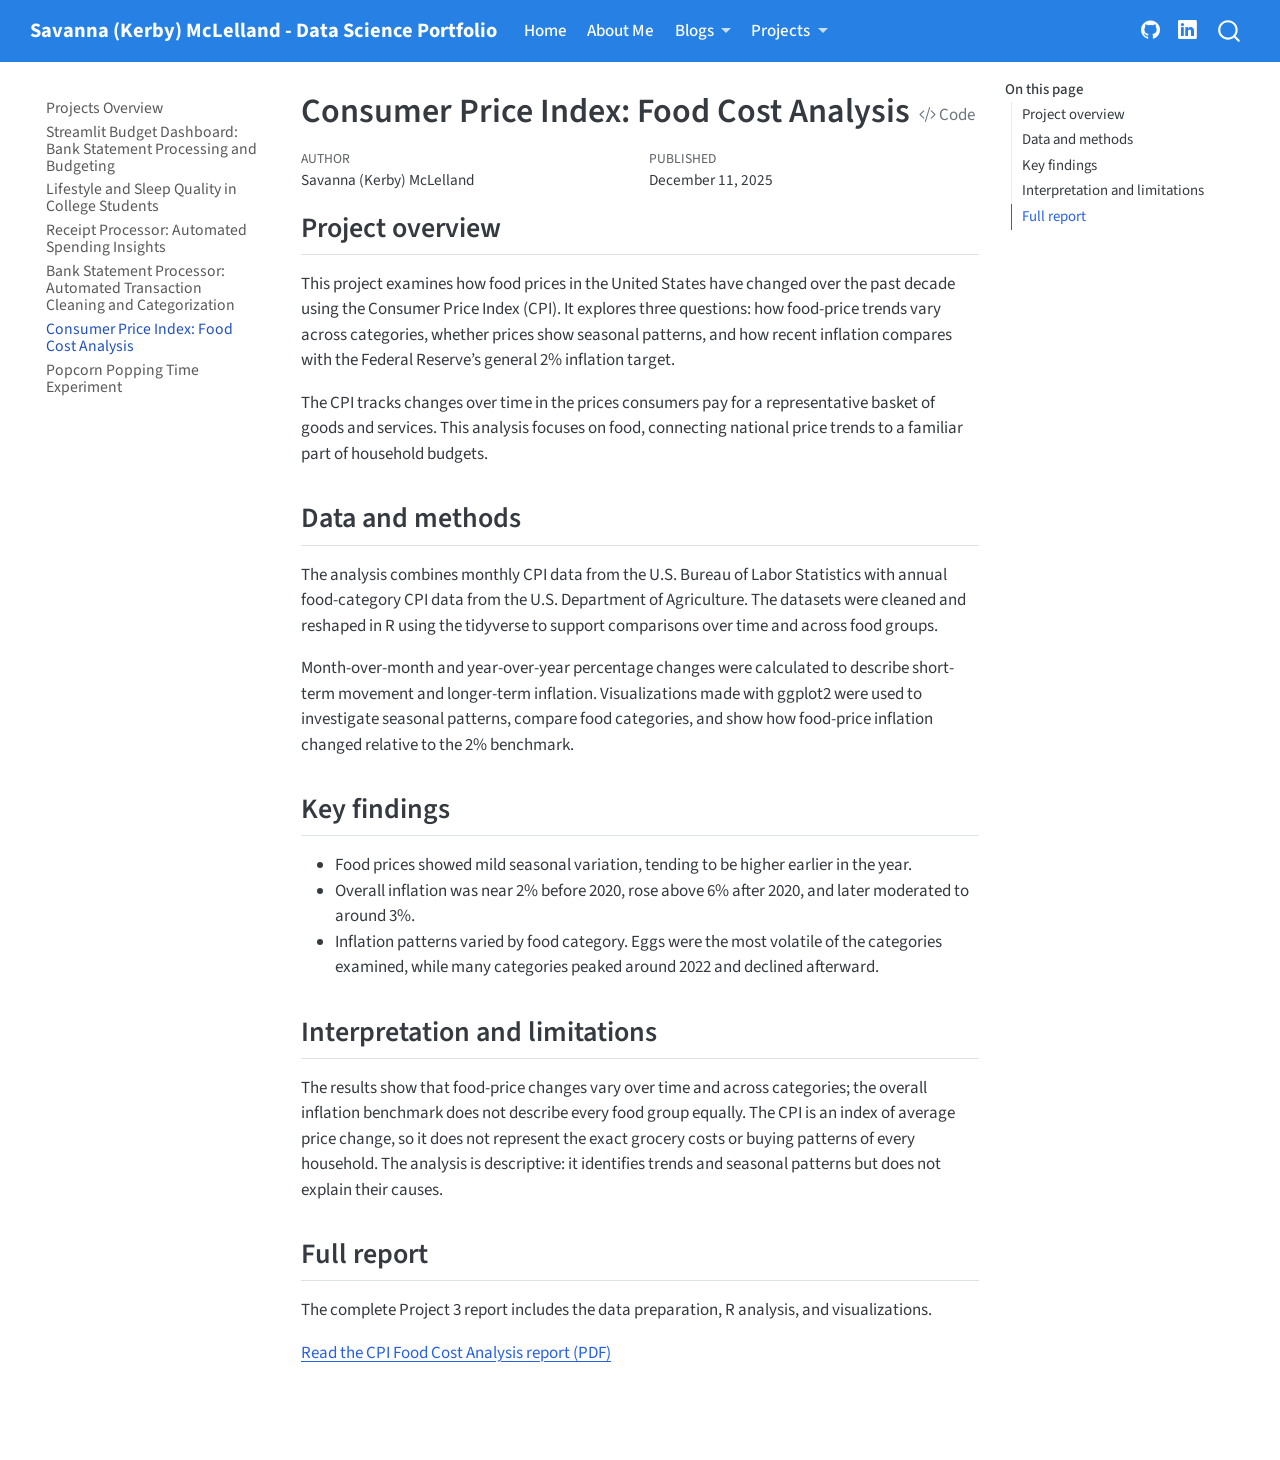
<file: docs/projects/cpi-food-cost-analysis.html>
<!DOCTYPE html>
<html xmlns="http://www.w3.org/1999/xhtml" lang="en" xml:lang="en"><head>

<meta charset="utf-8">
<meta name="generator" content="quarto-1.8.27">

<meta name="viewport" content="width=device-width, initial-scale=1.0, user-scalable=yes">

<meta name="author" content="Savanna (Kerby) McLelland">
<meta name="dcterms.date" content="2025-12-11">

<title>Consumer Price Index: Food Cost Analysis – Savanna (Kerby) McLelland - Data Science Portfolio</title>
<style>
code{white-space: pre-wrap;}
span.smallcaps{font-variant: small-caps;}
div.columns{display: flex; gap: min(4vw, 1.5em);}
div.column{flex: auto; overflow-x: auto;}
div.hanging-indent{margin-left: 1.5em; text-indent: -1.5em;}
ul.task-list{list-style: none;}
ul.task-list li input[type="checkbox"] {
  width: 0.8em;
  margin: 0 0.8em 0.2em -1em; /* quarto-specific, see https://github.com/quarto-dev/quarto-cli/issues/4556 */ 
  vertical-align: middle;
}
/* CSS for syntax highlighting */
html { -webkit-text-size-adjust: 100%; }
pre > code.sourceCode { white-space: pre; position: relative; }
pre > code.sourceCode > span { display: inline-block; line-height: 1.25; }
pre > code.sourceCode > span:empty { height: 1.2em; }
.sourceCode { overflow: visible; }
code.sourceCode > span { color: inherit; text-decoration: inherit; }
div.sourceCode { margin: 1em 0; }
pre.sourceCode { margin: 0; }
@media screen {
div.sourceCode { overflow: auto; }
}
@media print {
pre > code.sourceCode { white-space: pre-wrap; }
pre > code.sourceCode > span { text-indent: -5em; padding-left: 5em; }
}
pre.numberSource code
  { counter-reset: source-line 0; }
pre.numberSource code > span
  { position: relative; left: -4em; counter-increment: source-line; }
pre.numberSource code > span > a:first-child::before
  { content: counter(source-line);
    position: relative; left: -1em; text-align: right; vertical-align: baseline;
    border: none; display: inline-block;
    -webkit-touch-callout: none; -webkit-user-select: none;
    -khtml-user-select: none; -moz-user-select: none;
    -ms-user-select: none; user-select: none;
    padding: 0 4px; width: 4em;
  }
pre.numberSource { margin-left: 3em;  padding-left: 4px; }
div.sourceCode
  {   }
@media screen {
pre > code.sourceCode > span > a:first-child::before { text-decoration: underline; }
}
</style>


<script src="../site_libs/quarto-nav/quarto-nav.js"></script>
<script src="../site_libs/quarto-nav/headroom.min.js"></script>
<script src="../site_libs/clipboard/clipboard.min.js"></script>
<script src="../site_libs/quarto-search/autocomplete.umd.js"></script>
<script src="../site_libs/quarto-search/fuse.min.js"></script>
<script src="../site_libs/quarto-search/quarto-search.js"></script>
<meta name="quarto:offset" content="../">
<script src="../site_libs/quarto-html/quarto.js" type="module"></script>
<script src="../site_libs/quarto-html/tabsets/tabsets.js" type="module"></script>
<script src="../site_libs/quarto-html/axe/axe-check.js" type="module"></script>
<script src="../site_libs/quarto-html/popper.min.js"></script>
<script src="../site_libs/quarto-html/tippy.umd.min.js"></script>
<script src="../site_libs/quarto-html/anchor.min.js"></script>
<link href="../site_libs/quarto-html/tippy.css" rel="stylesheet">
<link href="../site_libs/quarto-html/quarto-syntax-highlighting-ed96de9b727972fe78a7b5d16c58bf87.css" rel="stylesheet" id="quarto-text-highlighting-styles">
<script src="../site_libs/bootstrap/bootstrap.min.js"></script>
<link href="../site_libs/bootstrap/bootstrap-icons.css" rel="stylesheet">
<link href="../site_libs/bootstrap/bootstrap-029b10fc0dc652dab2ec1ac156c1a037.min.css" rel="stylesheet" append-hash="true" id="quarto-bootstrap" data-mode="light">
<script id="quarto-search-options" type="application/json">{
  "location": "navbar",
  "copy-button": false,
  "collapse-after": 3,
  "panel-placement": "end",
  "type": "overlay",
  "limit": 50,
  "keyboard-shortcut": [
    "f",
    "/",
    "s"
  ],
  "show-item-context": false,
  "language": {
    "search-no-results-text": "No results",
    "search-matching-documents-text": "matching documents",
    "search-copy-link-title": "Copy link to search",
    "search-hide-matches-text": "Hide additional matches",
    "search-more-match-text": "more match in this document",
    "search-more-matches-text": "more matches in this document",
    "search-clear-button-title": "Clear",
    "search-text-placeholder": "",
    "search-detached-cancel-button-title": "Cancel",
    "search-submit-button-title": "Submit",
    "search-label": "Search"
  }
}</script>


<link rel="stylesheet" href="../styles.css">
</head>

<body class="nav-sidebar floating nav-fixed quarto-light">

<div id="quarto-search-results"></div>
  <header id="quarto-header" class="headroom fixed-top">
    <nav class="navbar navbar-expand-lg " data-bs-theme="dark">
      <div class="navbar-container container-fluid">
      <div class="navbar-brand-container mx-auto">
    <a class="navbar-brand" href="../index.html">
    <span class="navbar-title">Savanna (Kerby) McLelland - Data Science Portfolio</span>
    </a>
  </div>
            <div id="quarto-search" class="" title="Search"></div>
          <button class="navbar-toggler" type="button" data-bs-toggle="collapse" data-bs-target="#navbarCollapse" aria-controls="navbarCollapse" role="menu" aria-expanded="false" aria-label="Toggle navigation" onclick="if (window.quartoToggleHeadroom) { window.quartoToggleHeadroom(); }">
  <span class="navbar-toggler-icon"></span>
</button>
          <div class="collapse navbar-collapse" id="navbarCollapse">
            <ul class="navbar-nav navbar-nav-scroll me-auto">
  <li class="nav-item">
    <a class="nav-link" href="../index.html"> 
<span class="menu-text">Home</span></a>
  </li>  
  <li class="nav-item">
    <a class="nav-link" href="../about.html"> 
<span class="menu-text">About Me</span></a>
  </li>  
  <li class="nav-item dropdown ">
    <a class="nav-link dropdown-toggle" href="#" id="nav-menu-blogs" role="link" data-bs-toggle="dropdown" aria-expanded="false">
 <span class="menu-text">Blogs</span>
    </a>
    <ul class="dropdown-menu" aria-labelledby="nav-menu-blogs">    
        <li>
    <a class="dropdown-item" href="../blogs/tutorial.html">
 <span class="dropdown-text">RapidFuzz in Python</span></a>
  </li>  
        <li>
    <a class="dropdown-item" href="../blogs/data-acquisition.html">
 <span class="dropdown-text">Bank Statement Processing</span></a>
  </li>  
    </ul>
  </li>
  <li class="nav-item dropdown ">
    <a class="nav-link dropdown-toggle" href="#" id="nav-menu-projects" role="link" data-bs-toggle="dropdown" aria-expanded="false">
 <span class="menu-text">Projects</span>
    </a>
    <ul class="dropdown-menu" aria-labelledby="nav-menu-projects">    
        <li>
    <a class="dropdown-item" href="../projects/index.html">
 <span class="dropdown-text">All Projects</span></a>
  </li>  
        <li><hr class="dropdown-divider"></li>
        <li>
    <a class="dropdown-item" href="../projects/streamlit-budget-dashboard.html">
 <span class="dropdown-text">Streamlit Budget Dashboard</span></a>
  </li>  
        <li>
    <a class="dropdown-item" href="../projects/sleep-quality.html">
 <span class="dropdown-text">Sleep Quality Analysis</span></a>
  </li>  
        <li>
    <a class="dropdown-item" href="../projects/receipt-processor.html">
 <span class="dropdown-text">Receipt Processor</span></a>
  </li>  
        <li>
    <a class="dropdown-item" href="../projects/bank-statement-processor.html">
 <span class="dropdown-text">Bank Statement Processor</span></a>
  </li>  
        <li>
    <a class="dropdown-item" href="../projects/cpi-food-cost-analysis.html">
 <span class="dropdown-text">CPI Food Cost Analysis</span></a>
  </li>  
        <li>
    <a class="dropdown-item" href="../projects/popcorn-experiment.html">
 <span class="dropdown-text">Popcorn Experiment</span></a>
  </li>  
    </ul>
  </li>
</ul>
            <ul class="navbar-nav navbar-nav-scroll ms-auto">
  <li class="nav-item compact">
    <a class="nav-link" href="https://github.com/Xapamma"> <i class="bi bi-github" role="img">
</i> 
<span class="menu-text"></span></a>
  </li>  
  <li class="nav-item compact">
    <a class="nav-link" href="https://www.linkedin.com/in/savanna-mclelland-8178b7206"> <i class="bi bi-linkedin" role="img">
</i> 
<span class="menu-text"></span></a>
  </li>  
</ul>
          </div> <!-- /navcollapse -->
            <div class="quarto-navbar-tools">
</div>
      </div> <!-- /container-fluid -->
    </nav>
  <nav class="quarto-secondary-nav">
    <div class="container-fluid d-flex">
      <button type="button" class="quarto-btn-toggle btn" data-bs-toggle="collapse" role="button" data-bs-target=".quarto-sidebar-collapse-item" aria-controls="quarto-sidebar" aria-expanded="false" aria-label="Toggle sidebar navigation" onclick="if (window.quartoToggleHeadroom) { window.quartoToggleHeadroom(); }">
        <i class="bi bi-layout-text-sidebar-reverse"></i>
      </button>
        <nav class="quarto-page-breadcrumbs" aria-label="breadcrumb"><ol class="breadcrumb"><li class="breadcrumb-item"><a href="../projects/cpi-food-cost-analysis.html">Consumer Price Index: Food Cost Analysis</a></li></ol></nav>
        <a class="flex-grow-1" role="navigation" data-bs-toggle="collapse" data-bs-target=".quarto-sidebar-collapse-item" aria-controls="quarto-sidebar" aria-expanded="false" aria-label="Toggle sidebar navigation" onclick="if (window.quartoToggleHeadroom) { window.quartoToggleHeadroom(); }">      
        </a>
    </div>
  </nav>
</header>
<!-- content -->
<div id="quarto-content" class="quarto-container page-columns page-rows-contents page-layout-article page-navbar">
<!-- sidebar -->
  <nav id="quarto-sidebar" class="sidebar collapse collapse-horizontal quarto-sidebar-collapse-item sidebar-navigation floating overflow-auto">
    <div class="sidebar-menu-container"> 
    <ul class="list-unstyled mt-1">
        <li class="sidebar-item">
  <div class="sidebar-item-container"> 
  <a href="../projects/index.html" class="sidebar-item-text sidebar-link">
 <span class="menu-text">Projects Overview</span></a>
  </div>
</li>
        <li class="sidebar-item">
  <div class="sidebar-item-container"> 
  <a href="../projects/streamlit-budget-dashboard.html" class="sidebar-item-text sidebar-link">
 <span class="menu-text">Streamlit Budget Dashboard: Bank Statement Processing and Budgeting</span></a>
  </div>
</li>
        <li class="sidebar-item">
  <div class="sidebar-item-container"> 
  <a href="../projects/sleep-quality.html" class="sidebar-item-text sidebar-link">
 <span class="menu-text">Lifestyle and Sleep Quality in College Students</span></a>
  </div>
</li>
        <li class="sidebar-item">
  <div class="sidebar-item-container"> 
  <a href="../projects/receipt-processor.html" class="sidebar-item-text sidebar-link">
 <span class="menu-text">Receipt Processor: Automated Spending Insights</span></a>
  </div>
</li>
        <li class="sidebar-item">
  <div class="sidebar-item-container"> 
  <a href="../projects/bank-statement-processor.html" class="sidebar-item-text sidebar-link">
 <span class="menu-text">Bank Statement Processor: Automated Transaction Cleaning and Categorization</span></a>
  </div>
</li>
        <li class="sidebar-item">
  <div class="sidebar-item-container"> 
  <a href="../projects/cpi-food-cost-analysis.html" class="sidebar-item-text sidebar-link active">
 <span class="menu-text">Consumer Price Index: Food Cost Analysis</span></a>
  </div>
</li>
        <li class="sidebar-item">
  <div class="sidebar-item-container"> 
  <a href="../projects/popcorn-experiment.html" class="sidebar-item-text sidebar-link">
 <span class="menu-text">Popcorn Popping Time Experiment</span></a>
  </div>
</li>
    </ul>
    </div>
</nav>
<div id="quarto-sidebar-glass" class="quarto-sidebar-collapse-item" data-bs-toggle="collapse" data-bs-target=".quarto-sidebar-collapse-item"></div>
<!-- margin-sidebar -->
    <div id="quarto-margin-sidebar" class="sidebar margin-sidebar">
        <nav id="TOC" role="doc-toc" class="toc-active">
    <h2 id="toc-title">On this page</h2>
   
  <ul>
  <li><a href="#project-overview" id="toc-project-overview" class="nav-link active" data-scroll-target="#project-overview">Project overview</a></li>
  <li><a href="#data-and-methods" id="toc-data-and-methods" class="nav-link" data-scroll-target="#data-and-methods">Data and methods</a></li>
  <li><a href="#key-findings" id="toc-key-findings" class="nav-link" data-scroll-target="#key-findings">Key findings</a></li>
  <li><a href="#interpretation-and-limitations" id="toc-interpretation-and-limitations" class="nav-link" data-scroll-target="#interpretation-and-limitations">Interpretation and limitations</a></li>
  <li><a href="#full-report" id="toc-full-report" class="nav-link" data-scroll-target="#full-report">Full report</a></li>
  </ul>
</nav>
    </div>
<!-- main -->
<main class="content" id="quarto-document-content">

<header id="title-block-header" class="quarto-title-block default">
<div class="quarto-title">
<div class="quarto-title-block"><div><h1 class="title">Consumer Price Index: Food Cost Analysis</h1><button type="button" class="btn code-tools-button" id="quarto-code-tools-source"><i class="bi"></i> Code</button></div></div>
</div>



<div class="quarto-title-meta">

    <div>
    <div class="quarto-title-meta-heading">Author</div>
    <div class="quarto-title-meta-contents">
             <p>Savanna (Kerby) McLelland </p>
          </div>
  </div>
    
    <div>
    <div class="quarto-title-meta-heading">Published</div>
    <div class="quarto-title-meta-contents">
      <p class="date">December 11, 2025</p>
    </div>
  </div>
  
    
  </div>
  


</header>


<section id="project-overview" class="level2">
<h2 class="anchored" data-anchor-id="project-overview">Project overview</h2>
<p>This project examines how food prices in the United States have changed over the past decade using the Consumer Price Index (CPI). It explores three questions: how food-price trends vary across categories, whether prices show seasonal patterns, and how recent inflation compares with the Federal Reserve’s general 2% inflation target.</p>
<p>The CPI tracks changes over time in the prices consumers pay for a representative basket of goods and services. This analysis focuses on food, connecting national price trends to a familiar part of household budgets.</p>
</section>
<section id="data-and-methods" class="level2">
<h2 class="anchored" data-anchor-id="data-and-methods">Data and methods</h2>
<p>The analysis combines monthly CPI data from the U.S. Bureau of Labor Statistics with annual food-category CPI data from the U.S. Department of Agriculture. The datasets were cleaned and reshaped in R using the tidyverse to support comparisons over time and across food groups.</p>
<p>Month-over-month and year-over-year percentage changes were calculated to describe short-term movement and longer-term inflation. Visualizations made with ggplot2 were used to investigate seasonal patterns, compare food categories, and show how food-price inflation changed relative to the 2% benchmark.</p>
</section>
<section id="key-findings" class="level2">
<h2 class="anchored" data-anchor-id="key-findings">Key findings</h2>
<ul>
<li>Food prices showed mild seasonal variation, tending to be higher earlier in the year.</li>
<li>Overall inflation was near 2% before 2020, rose above 6% after 2020, and later moderated to around 3%.</li>
<li>Inflation patterns varied by food category. Eggs were the most volatile of the categories examined, while many categories peaked around 2022 and declined afterward.</li>
</ul>
</section>
<section id="interpretation-and-limitations" class="level2">
<h2 class="anchored" data-anchor-id="interpretation-and-limitations">Interpretation and limitations</h2>
<p>The results show that food-price changes vary over time and across categories; the overall inflation benchmark does not describe every food group equally. The CPI is an index of average price change, so it does not represent the exact grocery costs or buying patterns of every household. The analysis is descriptive: it identifies trends and seasonal patterns but does not explain their causes.</p>
</section>
<section id="full-report" class="level2">
<h2 class="anchored" data-anchor-id="full-report">Full report</h2>
<p>The complete Project 3 report includes the data preparation, R analysis, and visualizations.</p>
<p><a href="../Project 3 pdf.pdf">Read the CPI Food Cost Analysis report (PDF)</a></p>


<!-- -->

</section>

</main> <!-- /main -->
<script id="quarto-html-after-body" type="application/javascript">
  window.document.addEventListener("DOMContentLoaded", function (event) {
    const icon = "";
    const anchorJS = new window.AnchorJS();
    anchorJS.options = {
      placement: 'right',
      icon: icon
    };
    anchorJS.add('.anchored');
    const isCodeAnnotation = (el) => {
      for (const clz of el.classList) {
        if (clz.startsWith('code-annotation-')) {                     
          return true;
        }
      }
      return false;
    }
    const onCopySuccess = function(e) {
      // button target
      const button = e.trigger;
      // don't keep focus
      button.blur();
      // flash "checked"
      button.classList.add('code-copy-button-checked');
      var currentTitle = button.getAttribute("title");
      button.setAttribute("title", "Copied!");
      let tooltip;
      if (window.bootstrap) {
        button.setAttribute("data-bs-toggle", "tooltip");
        button.setAttribute("data-bs-placement", "left");
        button.setAttribute("data-bs-title", "Copied!");
        tooltip = new bootstrap.Tooltip(button, 
          { trigger: "manual", 
            customClass: "code-copy-button-tooltip",
            offset: [0, -8]});
        tooltip.show();    
      }
      setTimeout(function() {
        if (tooltip) {
          tooltip.hide();
          button.removeAttribute("data-bs-title");
          button.removeAttribute("data-bs-toggle");
          button.removeAttribute("data-bs-placement");
        }
        button.setAttribute("title", currentTitle);
        button.classList.remove('code-copy-button-checked');
      }, 1000);
      // clear code selection
      e.clearSelection();
    }
    const getTextToCopy = function(trigger) {
      const outerScaffold = trigger.parentElement.cloneNode(true);
      const codeEl = outerScaffold.querySelector('code');
      for (const childEl of codeEl.children) {
        if (isCodeAnnotation(childEl)) {
          childEl.remove();
        }
      }
      return codeEl.innerText;
    }
    const clipboard = new window.ClipboardJS('.code-copy-button:not([data-in-quarto-modal])', {
      text: getTextToCopy
    });
    clipboard.on('success', onCopySuccess);
    if (window.document.getElementById('quarto-embedded-source-code-modal')) {
      const clipboardModal = new window.ClipboardJS('.code-copy-button[data-in-quarto-modal]', {
        text: getTextToCopy,
        container: window.document.getElementById('quarto-embedded-source-code-modal')
      });
      clipboardModal.on('success', onCopySuccess);
    }
    const viewSource = window.document.getElementById('quarto-view-source') ||
                       window.document.getElementById('quarto-code-tools-source');
    if (viewSource) {
      const sourceUrl = viewSource.getAttribute("data-quarto-source-url");
      viewSource.addEventListener("click", function(e) {
        if (sourceUrl) {
          // rstudio viewer pane
          if (/\bcapabilities=\b/.test(window.location)) {
            window.open(sourceUrl);
          } else {
            window.location.href = sourceUrl;
          }
        } else {
          const modal = new bootstrap.Modal(document.getElementById('quarto-embedded-source-code-modal'));
          modal.show();
        }
        return false;
      });
    }
    function toggleCodeHandler(show) {
      return function(e) {
        const detailsSrc = window.document.querySelectorAll(".cell > details > .sourceCode");
        for (let i=0; i<detailsSrc.length; i++) {
          const details = detailsSrc[i].parentElement;
          if (show) {
            details.open = true;
          } else {
            details.removeAttribute("open");
          }
        }
        const cellCodeDivs = window.document.querySelectorAll(".cell > .sourceCode");
        const fromCls = show ? "hidden" : "unhidden";
        const toCls = show ? "unhidden" : "hidden";
        for (let i=0; i<cellCodeDivs.length; i++) {
          const codeDiv = cellCodeDivs[i];
          if (codeDiv.classList.contains(fromCls)) {
            codeDiv.classList.remove(fromCls);
            codeDiv.classList.add(toCls);
          } 
        }
        return false;
      }
    }
    const hideAllCode = window.document.getElementById("quarto-hide-all-code");
    if (hideAllCode) {
      hideAllCode.addEventListener("click", toggleCodeHandler(false));
    }
    const showAllCode = window.document.getElementById("quarto-show-all-code");
    if (showAllCode) {
      showAllCode.addEventListener("click", toggleCodeHandler(true));
    }
      var localhostRegex = new RegExp(/^(?:http|https):\/\/localhost\:?[0-9]*\//);
      var mailtoRegex = new RegExp(/^mailto:/);
        var filterRegex = new RegExp('/' + window.location.host + '/');
      var isInternal = (href) => {
          return filterRegex.test(href) || localhostRegex.test(href) || mailtoRegex.test(href);
      }
      // Inspect non-navigation links and adorn them if external
     var links = window.document.querySelectorAll('a[href]:not(.nav-link):not(.navbar-brand):not(.toc-action):not(.sidebar-link):not(.sidebar-item-toggle):not(.pagination-link):not(.no-external):not([aria-hidden]):not(.dropdown-item):not(.quarto-navigation-tool):not(.about-link)');
      for (var i=0; i<links.length; i++) {
        const link = links[i];
        if (!isInternal(link.href)) {
          // undo the damage that might have been done by quarto-nav.js in the case of
          // links that we want to consider external
          if (link.dataset.originalHref !== undefined) {
            link.href = link.dataset.originalHref;
          }
        }
      }
    function tippyHover(el, contentFn, onTriggerFn, onUntriggerFn) {
      const config = {
        allowHTML: true,
        maxWidth: 500,
        delay: 100,
        arrow: false,
        appendTo: function(el) {
            return el.parentElement;
        },
        interactive: true,
        interactiveBorder: 10,
        theme: 'quarto',
        placement: 'bottom-start',
      };
      if (contentFn) {
        config.content = contentFn;
      }
      if (onTriggerFn) {
        config.onTrigger = onTriggerFn;
      }
      if (onUntriggerFn) {
        config.onUntrigger = onUntriggerFn;
      }
      window.tippy(el, config); 
    }
    const noterefs = window.document.querySelectorAll('a[role="doc-noteref"]');
    for (var i=0; i<noterefs.length; i++) {
      const ref = noterefs[i];
      tippyHover(ref, function() {
        // use id or data attribute instead here
        let href = ref.getAttribute('data-footnote-href') || ref.getAttribute('href');
        try { href = new URL(href).hash; } catch {}
        const id = href.replace(/^#\/?/, "");
        const note = window.document.getElementById(id);
        if (note) {
          return note.innerHTML;
        } else {
          return "";
        }
      });
    }
    const xrefs = window.document.querySelectorAll('a.quarto-xref');
    const processXRef = (id, note) => {
      // Strip column container classes
      const stripColumnClz = (el) => {
        el.classList.remove("page-full", "page-columns");
        if (el.children) {
          for (const child of el.children) {
            stripColumnClz(child);
          }
        }
      }
      stripColumnClz(note)
      if (id === null || id.startsWith('sec-')) {
        // Special case sections, only their first couple elements
        const container = document.createElement("div");
        if (note.children && note.children.length > 2) {
          container.appendChild(note.children[0].cloneNode(true));
          for (let i = 1; i < note.children.length; i++) {
            const child = note.children[i];
            if (child.tagName === "P" && child.innerText === "") {
              continue;
            } else {
              container.appendChild(child.cloneNode(true));
              break;
            }
          }
          if (window.Quarto?.typesetMath) {
            window.Quarto.typesetMath(container);
          }
          return container.innerHTML
        } else {
          if (window.Quarto?.typesetMath) {
            window.Quarto.typesetMath(note);
          }
          return note.innerHTML;
        }
      } else {
        // Remove any anchor links if they are present
        const anchorLink = note.querySelector('a.anchorjs-link');
        if (anchorLink) {
          anchorLink.remove();
        }
        if (window.Quarto?.typesetMath) {
          window.Quarto.typesetMath(note);
        }
        if (note.classList.contains("callout")) {
          return note.outerHTML;
        } else {
          return note.innerHTML;
        }
      }
    }
    for (var i=0; i<xrefs.length; i++) {
      const xref = xrefs[i];
      tippyHover(xref, undefined, function(instance) {
        instance.disable();
        let url = xref.getAttribute('href');
        let hash = undefined; 
        if (url.startsWith('#')) {
          hash = url;
        } else {
          try { hash = new URL(url).hash; } catch {}
        }
        if (hash) {
          const id = hash.replace(/^#\/?/, "");
          const note = window.document.getElementById(id);
          if (note !== null) {
            try {
              const html = processXRef(id, note.cloneNode(true));
              instance.setContent(html);
            } finally {
              instance.enable();
              instance.show();
            }
          } else {
            // See if we can fetch this
            fetch(url.split('#')[0])
            .then(res => res.text())
            .then(html => {
              const parser = new DOMParser();
              const htmlDoc = parser.parseFromString(html, "text/html");
              const note = htmlDoc.getElementById(id);
              if (note !== null) {
                const html = processXRef(id, note);
                instance.setContent(html);
              } 
            }).finally(() => {
              instance.enable();
              instance.show();
            });
          }
        } else {
          // See if we can fetch a full url (with no hash to target)
          // This is a special case and we should probably do some content thinning / targeting
          fetch(url)
          .then(res => res.text())
          .then(html => {
            const parser = new DOMParser();
            const htmlDoc = parser.parseFromString(html, "text/html");
            const note = htmlDoc.querySelector('main.content');
            if (note !== null) {
              // This should only happen for chapter cross references
              // (since there is no id in the URL)
              // remove the first header
              if (note.children.length > 0 && note.children[0].tagName === "HEADER") {
                note.children[0].remove();
              }
              const html = processXRef(null, note);
              instance.setContent(html);
            } 
          }).finally(() => {
            instance.enable();
            instance.show();
          });
        }
      }, function(instance) {
      });
    }
        let selectedAnnoteEl;
        const selectorForAnnotation = ( cell, annotation) => {
          let cellAttr = 'data-code-cell="' + cell + '"';
          let lineAttr = 'data-code-annotation="' +  annotation + '"';
          const selector = 'span[' + cellAttr + '][' + lineAttr + ']';
          return selector;
        }
        const selectCodeLines = (annoteEl) => {
          const doc = window.document;
          const targetCell = annoteEl.getAttribute("data-target-cell");
          const targetAnnotation = annoteEl.getAttribute("data-target-annotation");
          const annoteSpan = window.document.querySelector(selectorForAnnotation(targetCell, targetAnnotation));
          const lines = annoteSpan.getAttribute("data-code-lines").split(",");
          const lineIds = lines.map((line) => {
            return targetCell + "-" + line;
          })
          let top = null;
          let height = null;
          let parent = null;
          if (lineIds.length > 0) {
              //compute the position of the single el (top and bottom and make a div)
              const el = window.document.getElementById(lineIds[0]);
              top = el.offsetTop;
              height = el.offsetHeight;
              parent = el.parentElement.parentElement;
            if (lineIds.length > 1) {
              const lastEl = window.document.getElementById(lineIds[lineIds.length - 1]);
              const bottom = lastEl.offsetTop + lastEl.offsetHeight;
              height = bottom - top;
            }
            if (top !== null && height !== null && parent !== null) {
              // cook up a div (if necessary) and position it 
              let div = window.document.getElementById("code-annotation-line-highlight");
              if (div === null) {
                div = window.document.createElement("div");
                div.setAttribute("id", "code-annotation-line-highlight");
                div.style.position = 'absolute';
                parent.appendChild(div);
              }
              div.style.top = top - 2 + "px";
              div.style.height = height + 4 + "px";
              div.style.left = 0;
              let gutterDiv = window.document.getElementById("code-annotation-line-highlight-gutter");
              if (gutterDiv === null) {
                gutterDiv = window.document.createElement("div");
                gutterDiv.setAttribute("id", "code-annotation-line-highlight-gutter");
                gutterDiv.style.position = 'absolute';
                const codeCell = window.document.getElementById(targetCell);
                const gutter = codeCell.querySelector('.code-annotation-gutter');
                gutter.appendChild(gutterDiv);
              }
              gutterDiv.style.top = top - 2 + "px";
              gutterDiv.style.height = height + 4 + "px";
            }
            selectedAnnoteEl = annoteEl;
          }
        };
        const unselectCodeLines = () => {
          const elementsIds = ["code-annotation-line-highlight", "code-annotation-line-highlight-gutter"];
          elementsIds.forEach((elId) => {
            const div = window.document.getElementById(elId);
            if (div) {
              div.remove();
            }
          });
          selectedAnnoteEl = undefined;
        };
          // Handle positioning of the toggle
      window.addEventListener(
        "resize",
        throttle(() => {
          elRect = undefined;
          if (selectedAnnoteEl) {
            selectCodeLines(selectedAnnoteEl);
          }
        }, 10)
      );
      function throttle(fn, ms) {
      let throttle = false;
      let timer;
        return (...args) => {
          if(!throttle) { // first call gets through
              fn.apply(this, args);
              throttle = true;
          } else { // all the others get throttled
              if(timer) clearTimeout(timer); // cancel #2
              timer = setTimeout(() => {
                fn.apply(this, args);
                timer = throttle = false;
              }, ms);
          }
        };
      }
        // Attach click handler to the DT
        const annoteDls = window.document.querySelectorAll('dt[data-target-cell]');
        for (const annoteDlNode of annoteDls) {
          annoteDlNode.addEventListener('click', (event) => {
            const clickedEl = event.target;
            if (clickedEl !== selectedAnnoteEl) {
              unselectCodeLines();
              const activeEl = window.document.querySelector('dt[data-target-cell].code-annotation-active');
              if (activeEl) {
                activeEl.classList.remove('code-annotation-active');
              }
              selectCodeLines(clickedEl);
              clickedEl.classList.add('code-annotation-active');
            } else {
              // Unselect the line
              unselectCodeLines();
              clickedEl.classList.remove('code-annotation-active');
            }
          });
        }
    const findCites = (el) => {
      const parentEl = el.parentElement;
      if (parentEl) {
        const cites = parentEl.dataset.cites;
        if (cites) {
          return {
            el,
            cites: cites.split(' ')
          };
        } else {
          return findCites(el.parentElement)
        }
      } else {
        return undefined;
      }
    };
    var bibliorefs = window.document.querySelectorAll('a[role="doc-biblioref"]');
    for (var i=0; i<bibliorefs.length; i++) {
      const ref = bibliorefs[i];
      const citeInfo = findCites(ref);
      if (citeInfo) {
        tippyHover(citeInfo.el, function() {
          var popup = window.document.createElement('div');
          citeInfo.cites.forEach(function(cite) {
            var citeDiv = window.document.createElement('div');
            citeDiv.classList.add('hanging-indent');
            citeDiv.classList.add('csl-entry');
            var biblioDiv = window.document.getElementById('ref-' + cite);
            if (biblioDiv) {
              citeDiv.innerHTML = biblioDiv.innerHTML;
            }
            popup.appendChild(citeDiv);
          });
          return popup.innerHTML;
        });
      }
    }
  });
  </script><div class="modal fade" id="quarto-embedded-source-code-modal" tabindex="-1" aria-labelledby="quarto-embedded-source-code-modal-label" aria-hidden="true"><div class="modal-dialog modal-dialog-scrollable"><div class="modal-content"><div class="modal-header"><h5 class="modal-title" id="quarto-embedded-source-code-modal-label">Source Code</h5><button class="btn-close" data-bs-dismiss="modal"></button></div><div class="modal-body"><div class="">
<div class="code-copy-outer-scaffold"><div class="sourceCode" id="cb1" data-shortcodes="false"><pre class="sourceCode markdown code-with-copy"><code class="sourceCode markdown"><span id="cb1-1"><a href="#cb1-1" aria-hidden="true" tabindex="-1"></a><span class="co">---</span></span>
<span id="cb1-2"><a href="#cb1-2" aria-hidden="true" tabindex="-1"></a><span class="an">title:</span><span class="co"> "Consumer Price Index: Food Cost Analysis"</span></span>
<span id="cb1-3"><a href="#cb1-3" aria-hidden="true" tabindex="-1"></a><span class="an">author:</span><span class="co"> "Savanna (Kerby) McLelland"</span></span>
<span id="cb1-4"><a href="#cb1-4" aria-hidden="true" tabindex="-1"></a><span class="an">date:</span><span class="co"> "2025-12-11"</span></span>
<span id="cb1-5"><a href="#cb1-5" aria-hidden="true" tabindex="-1"></a><span class="an">format:</span></span>
<span id="cb1-6"><a href="#cb1-6" aria-hidden="true" tabindex="-1"></a><span class="co">  html:</span></span>
<span id="cb1-7"><a href="#cb1-7" aria-hidden="true" tabindex="-1"></a><span class="co">    toc: true</span></span>
<span id="cb1-8"><a href="#cb1-8" aria-hidden="true" tabindex="-1"></a><span class="co">---</span></span>
<span id="cb1-9"><a href="#cb1-9" aria-hidden="true" tabindex="-1"></a></span>
<span id="cb1-10"><a href="#cb1-10" aria-hidden="true" tabindex="-1"></a><span class="fu">## Project overview</span></span>
<span id="cb1-11"><a href="#cb1-11" aria-hidden="true" tabindex="-1"></a></span>
<span id="cb1-12"><a href="#cb1-12" aria-hidden="true" tabindex="-1"></a>This project examines how food prices in the United States have changed over</span>
<span id="cb1-13"><a href="#cb1-13" aria-hidden="true" tabindex="-1"></a>the past decade using the Consumer Price Index (CPI). It explores three</span>
<span id="cb1-14"><a href="#cb1-14" aria-hidden="true" tabindex="-1"></a>questions: how food-price trends vary across categories, whether prices show</span>
<span id="cb1-15"><a href="#cb1-15" aria-hidden="true" tabindex="-1"></a>seasonal patterns, and how recent inflation compares with the Federal</span>
<span id="cb1-16"><a href="#cb1-16" aria-hidden="true" tabindex="-1"></a>Reserve's general 2% inflation target.</span>
<span id="cb1-17"><a href="#cb1-17" aria-hidden="true" tabindex="-1"></a></span>
<span id="cb1-18"><a href="#cb1-18" aria-hidden="true" tabindex="-1"></a>The CPI tracks changes over time in the prices consumers pay for a</span>
<span id="cb1-19"><a href="#cb1-19" aria-hidden="true" tabindex="-1"></a>representative basket of goods and services. This analysis focuses on food,</span>
<span id="cb1-20"><a href="#cb1-20" aria-hidden="true" tabindex="-1"></a>connecting national price trends to a familiar part of household budgets.</span>
<span id="cb1-21"><a href="#cb1-21" aria-hidden="true" tabindex="-1"></a></span>
<span id="cb1-22"><a href="#cb1-22" aria-hidden="true" tabindex="-1"></a><span class="fu">## Data and methods</span></span>
<span id="cb1-23"><a href="#cb1-23" aria-hidden="true" tabindex="-1"></a></span>
<span id="cb1-24"><a href="#cb1-24" aria-hidden="true" tabindex="-1"></a>The analysis combines monthly CPI data from the U.S. Bureau of Labor</span>
<span id="cb1-25"><a href="#cb1-25" aria-hidden="true" tabindex="-1"></a>Statistics with annual food-category CPI data from the U.S. Department of</span>
<span id="cb1-26"><a href="#cb1-26" aria-hidden="true" tabindex="-1"></a>Agriculture. The datasets were cleaned and reshaped in R using the tidyverse</span>
<span id="cb1-27"><a href="#cb1-27" aria-hidden="true" tabindex="-1"></a>to support comparisons over time and across food groups.</span>
<span id="cb1-28"><a href="#cb1-28" aria-hidden="true" tabindex="-1"></a></span>
<span id="cb1-29"><a href="#cb1-29" aria-hidden="true" tabindex="-1"></a>Month-over-month and year-over-year percentage changes were calculated to</span>
<span id="cb1-30"><a href="#cb1-30" aria-hidden="true" tabindex="-1"></a>describe short-term movement and longer-term inflation. Visualizations made</span>
<span id="cb1-31"><a href="#cb1-31" aria-hidden="true" tabindex="-1"></a>with ggplot2 were used to investigate seasonal patterns, compare food</span>
<span id="cb1-32"><a href="#cb1-32" aria-hidden="true" tabindex="-1"></a>categories, and show how food-price inflation changed relative to the 2%</span>
<span id="cb1-33"><a href="#cb1-33" aria-hidden="true" tabindex="-1"></a>benchmark.</span>
<span id="cb1-34"><a href="#cb1-34" aria-hidden="true" tabindex="-1"></a></span>
<span id="cb1-35"><a href="#cb1-35" aria-hidden="true" tabindex="-1"></a><span class="fu">## Key findings</span></span>
<span id="cb1-36"><a href="#cb1-36" aria-hidden="true" tabindex="-1"></a></span>
<span id="cb1-37"><a href="#cb1-37" aria-hidden="true" tabindex="-1"></a><span class="ss">- </span>Food prices showed mild seasonal variation, tending to be higher earlier in</span>
<span id="cb1-38"><a href="#cb1-38" aria-hidden="true" tabindex="-1"></a>  the year.</span>
<span id="cb1-39"><a href="#cb1-39" aria-hidden="true" tabindex="-1"></a><span class="ss">- </span>Overall inflation was near 2% before 2020, rose above 6% after 2020, and</span>
<span id="cb1-40"><a href="#cb1-40" aria-hidden="true" tabindex="-1"></a>  later moderated to around 3%.</span>
<span id="cb1-41"><a href="#cb1-41" aria-hidden="true" tabindex="-1"></a><span class="ss">- </span>Inflation patterns varied by food category. Eggs were the most volatile of</span>
<span id="cb1-42"><a href="#cb1-42" aria-hidden="true" tabindex="-1"></a>  the categories examined, while many categories peaked around 2022 and</span>
<span id="cb1-43"><a href="#cb1-43" aria-hidden="true" tabindex="-1"></a>  declined afterward.</span>
<span id="cb1-44"><a href="#cb1-44" aria-hidden="true" tabindex="-1"></a></span>
<span id="cb1-45"><a href="#cb1-45" aria-hidden="true" tabindex="-1"></a><span class="fu">## Interpretation and limitations</span></span>
<span id="cb1-46"><a href="#cb1-46" aria-hidden="true" tabindex="-1"></a></span>
<span id="cb1-47"><a href="#cb1-47" aria-hidden="true" tabindex="-1"></a>The results show that food-price changes vary over time and across categories;</span>
<span id="cb1-48"><a href="#cb1-48" aria-hidden="true" tabindex="-1"></a>the overall inflation benchmark does not describe every food group equally.</span>
<span id="cb1-49"><a href="#cb1-49" aria-hidden="true" tabindex="-1"></a>The CPI is an index of average price change, so it does not represent the</span>
<span id="cb1-50"><a href="#cb1-50" aria-hidden="true" tabindex="-1"></a>exact grocery costs or buying patterns of every household. The analysis is</span>
<span id="cb1-51"><a href="#cb1-51" aria-hidden="true" tabindex="-1"></a>descriptive: it identifies trends and seasonal patterns but does not explain</span>
<span id="cb1-52"><a href="#cb1-52" aria-hidden="true" tabindex="-1"></a>their causes.</span>
<span id="cb1-53"><a href="#cb1-53" aria-hidden="true" tabindex="-1"></a></span>
<span id="cb1-54"><a href="#cb1-54" aria-hidden="true" tabindex="-1"></a><span class="fu">## Full report</span></span>
<span id="cb1-55"><a href="#cb1-55" aria-hidden="true" tabindex="-1"></a></span>
<span id="cb1-56"><a href="#cb1-56" aria-hidden="true" tabindex="-1"></a>The complete Project 3 report includes the data preparation, R analysis, and</span>
<span id="cb1-57"><a href="#cb1-57" aria-hidden="true" tabindex="-1"></a>visualizations.</span>
<span id="cb1-58"><a href="#cb1-58" aria-hidden="true" tabindex="-1"></a></span>
<span id="cb1-59"><a href="#cb1-59" aria-hidden="true" tabindex="-1"></a><span class="co">[</span><span class="ot">Read the CPI Food Cost Analysis report (PDF)</span><span class="co">](../Project%203%20pdf.pdf)</span></span></code></pre></div><button title="Copy to Clipboard" class="code-copy-button" data-in-quarto-modal=""><i class="bi"></i></button></div>
</div></div></div></div></div>
</div> <!-- /content -->




</body></html>
</file>
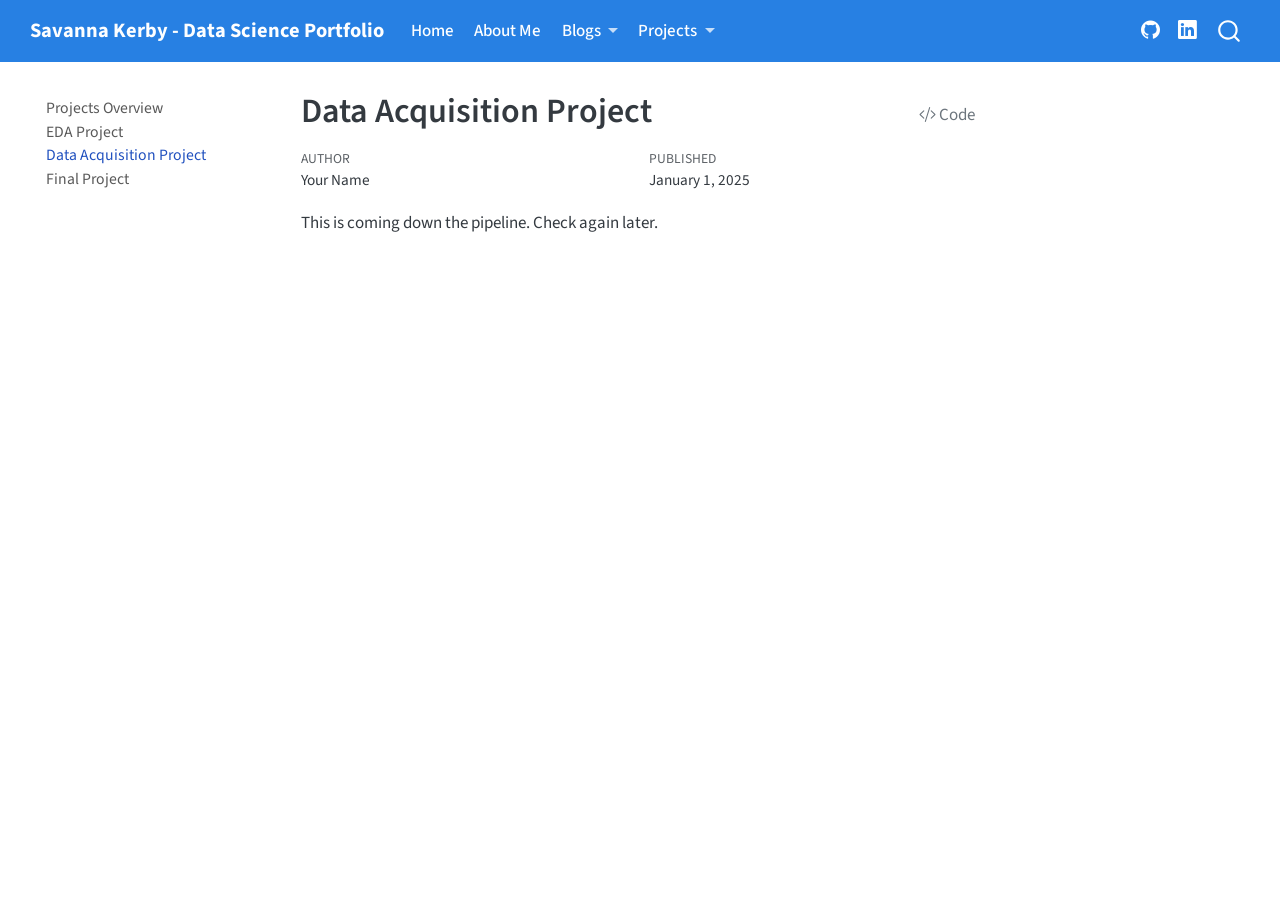
<file: docs/projects/data-acquisition.html>
<!DOCTYPE html>
<html xmlns="http://www.w3.org/1999/xhtml" lang="en" xml:lang="en"><head>

<meta charset="utf-8">
<meta name="generator" content="quarto-1.8.26">

<meta name="viewport" content="width=device-width, initial-scale=1.0, user-scalable=yes">

<meta name="author" content="Your Name">
<meta name="dcterms.date" content="2025-01-01">

<title>Data Acquisition Project – Savanna Kerby - Data Science Portfolio</title>
<style>
code{white-space: pre-wrap;}
span.smallcaps{font-variant: small-caps;}
div.columns{display: flex; gap: min(4vw, 1.5em);}
div.column{flex: auto; overflow-x: auto;}
div.hanging-indent{margin-left: 1.5em; text-indent: -1.5em;}
ul.task-list{list-style: none;}
ul.task-list li input[type="checkbox"] {
  width: 0.8em;
  margin: 0 0.8em 0.2em -1em; /* quarto-specific, see https://github.com/quarto-dev/quarto-cli/issues/4556 */ 
  vertical-align: middle;
}
/* CSS for syntax highlighting */
html { -webkit-text-size-adjust: 100%; }
pre > code.sourceCode { white-space: pre; position: relative; }
pre > code.sourceCode > span { display: inline-block; line-height: 1.25; }
pre > code.sourceCode > span:empty { height: 1.2em; }
.sourceCode { overflow: visible; }
code.sourceCode > span { color: inherit; text-decoration: inherit; }
div.sourceCode { margin: 1em 0; }
pre.sourceCode { margin: 0; }
@media screen {
div.sourceCode { overflow: auto; }
}
@media print {
pre > code.sourceCode { white-space: pre-wrap; }
pre > code.sourceCode > span { text-indent: -5em; padding-left: 5em; }
}
pre.numberSource code
  { counter-reset: source-line 0; }
pre.numberSource code > span
  { position: relative; left: -4em; counter-increment: source-line; }
pre.numberSource code > span > a:first-child::before
  { content: counter(source-line);
    position: relative; left: -1em; text-align: right; vertical-align: baseline;
    border: none; display: inline-block;
    -webkit-touch-callout: none; -webkit-user-select: none;
    -khtml-user-select: none; -moz-user-select: none;
    -ms-user-select: none; user-select: none;
    padding: 0 4px; width: 4em;
  }
pre.numberSource { margin-left: 3em;  padding-left: 4px; }
div.sourceCode
  {   }
@media screen {
pre > code.sourceCode > span > a:first-child::before { text-decoration: underline; }
}
</style>


<script src="../site_libs/quarto-nav/quarto-nav.js"></script>
<script src="../site_libs/quarto-nav/headroom.min.js"></script>
<script src="../site_libs/clipboard/clipboard.min.js"></script>
<script src="../site_libs/quarto-search/autocomplete.umd.js"></script>
<script src="../site_libs/quarto-search/fuse.min.js"></script>
<script src="../site_libs/quarto-search/quarto-search.js"></script>
<meta name="quarto:offset" content="../">
<script src="../site_libs/quarto-html/quarto.js" type="module"></script>
<script src="../site_libs/quarto-html/tabsets/tabsets.js" type="module"></script>
<script src="../site_libs/quarto-html/axe/axe-check.js" type="module"></script>
<script src="../site_libs/quarto-html/popper.min.js"></script>
<script src="../site_libs/quarto-html/tippy.umd.min.js"></script>
<script src="../site_libs/quarto-html/anchor.min.js"></script>
<link href="../site_libs/quarto-html/tippy.css" rel="stylesheet">
<link href="../site_libs/quarto-html/quarto-syntax-highlighting-587c61ba64f3a5504c4d52d930310e48.css" rel="stylesheet" id="quarto-text-highlighting-styles">
<script src="../site_libs/bootstrap/bootstrap.min.js"></script>
<link href="../site_libs/bootstrap/bootstrap-icons.css" rel="stylesheet">
<link href="../site_libs/bootstrap/bootstrap-029b10fc0dc652dab2ec1ac156c1a037.min.css" rel="stylesheet" append-hash="true" id="quarto-bootstrap" data-mode="light">
<script id="quarto-search-options" type="application/json">{
  "location": "navbar",
  "copy-button": false,
  "collapse-after": 3,
  "panel-placement": "end",
  "type": "overlay",
  "limit": 50,
  "keyboard-shortcut": [
    "f",
    "/",
    "s"
  ],
  "show-item-context": false,
  "language": {
    "search-no-results-text": "No results",
    "search-matching-documents-text": "matching documents",
    "search-copy-link-title": "Copy link to search",
    "search-hide-matches-text": "Hide additional matches",
    "search-more-match-text": "more match in this document",
    "search-more-matches-text": "more matches in this document",
    "search-clear-button-title": "Clear",
    "search-text-placeholder": "",
    "search-detached-cancel-button-title": "Cancel",
    "search-submit-button-title": "Submit",
    "search-label": "Search"
  }
}</script>


<link rel="stylesheet" href="../styles.css">
</head>

<body class="nav-sidebar floating nav-fixed quarto-light">

<div id="quarto-search-results"></div>
  <header id="quarto-header" class="headroom fixed-top">
    <nav class="navbar navbar-expand-lg " data-bs-theme="dark">
      <div class="navbar-container container-fluid">
      <div class="navbar-brand-container mx-auto">
    <a class="navbar-brand" href="../index.html">
    <span class="navbar-title">Savanna Kerby - Data Science Portfolio</span>
    </a>
  </div>
            <div id="quarto-search" class="" title="Search"></div>
          <button class="navbar-toggler" type="button" data-bs-toggle="collapse" data-bs-target="#navbarCollapse" aria-controls="navbarCollapse" role="menu" aria-expanded="false" aria-label="Toggle navigation" onclick="if (window.quartoToggleHeadroom) { window.quartoToggleHeadroom(); }">
  <span class="navbar-toggler-icon"></span>
</button>
          <div class="collapse navbar-collapse" id="navbarCollapse">
            <ul class="navbar-nav navbar-nav-scroll me-auto">
  <li class="nav-item">
    <a class="nav-link" href="../index.html"> 
<span class="menu-text">Home</span></a>
  </li>  
  <li class="nav-item">
    <a class="nav-link" href="../about.html"> 
<span class="menu-text">About Me</span></a>
  </li>  
  <li class="nav-item dropdown ">
    <a class="nav-link dropdown-toggle" href="#" id="nav-menu-blogs" role="link" data-bs-toggle="dropdown" aria-expanded="false">
 <span class="menu-text">Blogs</span>
    </a>
    <ul class="dropdown-menu" aria-labelledby="nav-menu-blogs">    
        <li>
    <a class="dropdown-item" href="../blogs/tutorial.html">
 <span class="dropdown-text">Tutorial Blog</span></a>
  </li>  
    </ul>
  </li>
  <li class="nav-item dropdown ">
    <a class="nav-link dropdown-toggle" href="#" id="nav-menu-projects" role="link" data-bs-toggle="dropdown" aria-expanded="false">
 <span class="menu-text">Projects</span>
    </a>
    <ul class="dropdown-menu" aria-labelledby="nav-menu-projects">    
        <li>
    <a class="dropdown-item" href="../projects/index.html">
 <span class="dropdown-text">All Projects</span></a>
  </li>  
        <li><hr class="dropdown-divider"></li>
        <li>
    <a class="dropdown-item" href="../projects/eda.html">
 <span class="dropdown-text">Exploratory Data Analysis</span></a>
  </li>  
        <li>
    <a class="dropdown-item" href="../projects/data-acquisition.html">
 <span class="dropdown-text">Data Acquisition</span></a>
  </li>  
        <li>
    <a class="dropdown-item" href="../projects/final-project.html">
 <span class="dropdown-text">Final Project</span></a>
  </li>  
    </ul>
  </li>
</ul>
            <ul class="navbar-nav navbar-nav-scroll ms-auto">
  <li class="nav-item compact">
    <a class="nav-link" href="https://github.com/your-username"> <i class="bi bi-github" role="img">
</i> 
<span class="menu-text"></span></a>
  </li>  
  <li class="nav-item compact">
    <a class="nav-link" href="https://linkedin.com/in/your-profile"> <i class="bi bi-linkedin" role="img">
</i> 
<span class="menu-text"></span></a>
  </li>  
</ul>
          </div> <!-- /navcollapse -->
            <div class="quarto-navbar-tools">
</div>
      </div> <!-- /container-fluid -->
    </nav>
  <nav class="quarto-secondary-nav">
    <div class="container-fluid d-flex">
      <button type="button" class="quarto-btn-toggle btn" data-bs-toggle="collapse" role="button" data-bs-target=".quarto-sidebar-collapse-item" aria-controls="quarto-sidebar" aria-expanded="false" aria-label="Toggle sidebar navigation" onclick="if (window.quartoToggleHeadroom) { window.quartoToggleHeadroom(); }">
        <i class="bi bi-layout-text-sidebar-reverse"></i>
      </button>
        <nav class="quarto-page-breadcrumbs" aria-label="breadcrumb"><ol class="breadcrumb"><li class="breadcrumb-item"><a href="../projects/data-acquisition.html">Data Acquisition Project</a></li></ol></nav>
        <a class="flex-grow-1" role="navigation" data-bs-toggle="collapse" data-bs-target=".quarto-sidebar-collapse-item" aria-controls="quarto-sidebar" aria-expanded="false" aria-label="Toggle sidebar navigation" onclick="if (window.quartoToggleHeadroom) { window.quartoToggleHeadroom(); }">      
        </a>
    </div>
  </nav>
</header>
<!-- content -->
<div id="quarto-content" class="quarto-container page-columns page-rows-contents page-layout-article page-navbar">
<!-- sidebar -->
  <nav id="quarto-sidebar" class="sidebar collapse collapse-horizontal quarto-sidebar-collapse-item sidebar-navigation floating overflow-auto">
    <div class="sidebar-menu-container"> 
    <ul class="list-unstyled mt-1">
        <li class="sidebar-item">
  <div class="sidebar-item-container"> 
  <a href="../projects/index.html" class="sidebar-item-text sidebar-link">
 <span class="menu-text">Projects Overview</span></a>
  </div>
</li>
        <li class="sidebar-item">
  <div class="sidebar-item-container"> 
  <a href="../projects/eda.html" class="sidebar-item-text sidebar-link">
 <span class="menu-text">EDA Project</span></a>
  </div>
</li>
        <li class="sidebar-item">
  <div class="sidebar-item-container"> 
  <a href="../projects/data-acquisition.html" class="sidebar-item-text sidebar-link active">
 <span class="menu-text">Data Acquisition Project</span></a>
  </div>
</li>
        <li class="sidebar-item">
  <div class="sidebar-item-container"> 
  <a href="../projects/final-project.html" class="sidebar-item-text sidebar-link">
 <span class="menu-text">Final Project</span></a>
  </div>
</li>
    </ul>
    </div>
</nav>
<div id="quarto-sidebar-glass" class="quarto-sidebar-collapse-item" data-bs-toggle="collapse" data-bs-target=".quarto-sidebar-collapse-item"></div>
<!-- margin-sidebar -->
    <div id="quarto-margin-sidebar" class="sidebar margin-sidebar zindex-bottom">
        
    </div>
<!-- main -->
<main class="content" id="quarto-document-content">

<header id="title-block-header" class="quarto-title-block default">
<div class="quarto-title">
<div class="quarto-title-block"><div><h1 class="title">Data Acquisition Project</h1><button type="button" class="btn code-tools-button" id="quarto-code-tools-source"><i class="bi"></i> Code</button></div></div>
</div>



<div class="quarto-title-meta">

    <div>
    <div class="quarto-title-meta-heading">Author</div>
    <div class="quarto-title-meta-contents">
             <p>Your Name </p>
          </div>
  </div>
    
    <div>
    <div class="quarto-title-meta-heading">Published</div>
    <div class="quarto-title-meta-contents">
      <p class="date">January 1, 2025</p>
    </div>
  </div>
  
    
  </div>
  


</header>


<p>This is coming down the pipeline. Check again later.</p>


<!-- -->


</main> <!-- /main -->
<script id="quarto-html-after-body" type="application/javascript">
  window.document.addEventListener("DOMContentLoaded", function (event) {
    const icon = "";
    const anchorJS = new window.AnchorJS();
    anchorJS.options = {
      placement: 'right',
      icon: icon
    };
    anchorJS.add('.anchored');
    const isCodeAnnotation = (el) => {
      for (const clz of el.classList) {
        if (clz.startsWith('code-annotation-')) {                     
          return true;
        }
      }
      return false;
    }
    const onCopySuccess = function(e) {
      // button target
      const button = e.trigger;
      // don't keep focus
      button.blur();
      // flash "checked"
      button.classList.add('code-copy-button-checked');
      var currentTitle = button.getAttribute("title");
      button.setAttribute("title", "Copied!");
      let tooltip;
      if (window.bootstrap) {
        button.setAttribute("data-bs-toggle", "tooltip");
        button.setAttribute("data-bs-placement", "left");
        button.setAttribute("data-bs-title", "Copied!");
        tooltip = new bootstrap.Tooltip(button, 
          { trigger: "manual", 
            customClass: "code-copy-button-tooltip",
            offset: [0, -8]});
        tooltip.show();    
      }
      setTimeout(function() {
        if (tooltip) {
          tooltip.hide();
          button.removeAttribute("data-bs-title");
          button.removeAttribute("data-bs-toggle");
          button.removeAttribute("data-bs-placement");
        }
        button.setAttribute("title", currentTitle);
        button.classList.remove('code-copy-button-checked');
      }, 1000);
      // clear code selection
      e.clearSelection();
    }
    const getTextToCopy = function(trigger) {
      const outerScaffold = trigger.parentElement.cloneNode(true);
      const codeEl = outerScaffold.querySelector('code');
      for (const childEl of codeEl.children) {
        if (isCodeAnnotation(childEl)) {
          childEl.remove();
        }
      }
      return codeEl.innerText;
    }
    const clipboard = new window.ClipboardJS('.code-copy-button:not([data-in-quarto-modal])', {
      text: getTextToCopy
    });
    clipboard.on('success', onCopySuccess);
    if (window.document.getElementById('quarto-embedded-source-code-modal')) {
      const clipboardModal = new window.ClipboardJS('.code-copy-button[data-in-quarto-modal]', {
        text: getTextToCopy,
        container: window.document.getElementById('quarto-embedded-source-code-modal')
      });
      clipboardModal.on('success', onCopySuccess);
    }
    const viewSource = window.document.getElementById('quarto-view-source') ||
                       window.document.getElementById('quarto-code-tools-source');
    if (viewSource) {
      const sourceUrl = viewSource.getAttribute("data-quarto-source-url");
      viewSource.addEventListener("click", function(e) {
        if (sourceUrl) {
          // rstudio viewer pane
          if (/\bcapabilities=\b/.test(window.location)) {
            window.open(sourceUrl);
          } else {
            window.location.href = sourceUrl;
          }
        } else {
          const modal = new bootstrap.Modal(document.getElementById('quarto-embedded-source-code-modal'));
          modal.show();
        }
        return false;
      });
    }
    function toggleCodeHandler(show) {
      return function(e) {
        const detailsSrc = window.document.querySelectorAll(".cell > details > .sourceCode");
        for (let i=0; i<detailsSrc.length; i++) {
          const details = detailsSrc[i].parentElement;
          if (show) {
            details.open = true;
          } else {
            details.removeAttribute("open");
          }
        }
        const cellCodeDivs = window.document.querySelectorAll(".cell > .sourceCode");
        const fromCls = show ? "hidden" : "unhidden";
        const toCls = show ? "unhidden" : "hidden";
        for (let i=0; i<cellCodeDivs.length; i++) {
          const codeDiv = cellCodeDivs[i];
          if (codeDiv.classList.contains(fromCls)) {
            codeDiv.classList.remove(fromCls);
            codeDiv.classList.add(toCls);
          } 
        }
        return false;
      }
    }
    const hideAllCode = window.document.getElementById("quarto-hide-all-code");
    if (hideAllCode) {
      hideAllCode.addEventListener("click", toggleCodeHandler(false));
    }
    const showAllCode = window.document.getElementById("quarto-show-all-code");
    if (showAllCode) {
      showAllCode.addEventListener("click", toggleCodeHandler(true));
    }
      var localhostRegex = new RegExp(/^(?:http|https):\/\/localhost\:?[0-9]*\//);
      var mailtoRegex = new RegExp(/^mailto:/);
        var filterRegex = new RegExp('/' + window.location.host + '/');
      var isInternal = (href) => {
          return filterRegex.test(href) || localhostRegex.test(href) || mailtoRegex.test(href);
      }
      // Inspect non-navigation links and adorn them if external
     var links = window.document.querySelectorAll('a[href]:not(.nav-link):not(.navbar-brand):not(.toc-action):not(.sidebar-link):not(.sidebar-item-toggle):not(.pagination-link):not(.no-external):not([aria-hidden]):not(.dropdown-item):not(.quarto-navigation-tool):not(.about-link)');
      for (var i=0; i<links.length; i++) {
        const link = links[i];
        if (!isInternal(link.href)) {
          // undo the damage that might have been done by quarto-nav.js in the case of
          // links that we want to consider external
          if (link.dataset.originalHref !== undefined) {
            link.href = link.dataset.originalHref;
          }
        }
      }
    function tippyHover(el, contentFn, onTriggerFn, onUntriggerFn) {
      const config = {
        allowHTML: true,
        maxWidth: 500,
        delay: 100,
        arrow: false,
        appendTo: function(el) {
            return el.parentElement;
        },
        interactive: true,
        interactiveBorder: 10,
        theme: 'quarto',
        placement: 'bottom-start',
      };
      if (contentFn) {
        config.content = contentFn;
      }
      if (onTriggerFn) {
        config.onTrigger = onTriggerFn;
      }
      if (onUntriggerFn) {
        config.onUntrigger = onUntriggerFn;
      }
      window.tippy(el, config); 
    }
    const noterefs = window.document.querySelectorAll('a[role="doc-noteref"]');
    for (var i=0; i<noterefs.length; i++) {
      const ref = noterefs[i];
      tippyHover(ref, function() {
        // use id or data attribute instead here
        let href = ref.getAttribute('data-footnote-href') || ref.getAttribute('href');
        try { href = new URL(href).hash; } catch {}
        const id = href.replace(/^#\/?/, "");
        const note = window.document.getElementById(id);
        if (note) {
          return note.innerHTML;
        } else {
          return "";
        }
      });
    }
    const xrefs = window.document.querySelectorAll('a.quarto-xref');
    const processXRef = (id, note) => {
      // Strip column container classes
      const stripColumnClz = (el) => {
        el.classList.remove("page-full", "page-columns");
        if (el.children) {
          for (const child of el.children) {
            stripColumnClz(child);
          }
        }
      }
      stripColumnClz(note)
      if (id === null || id.startsWith('sec-')) {
        // Special case sections, only their first couple elements
        const container = document.createElement("div");
        if (note.children && note.children.length > 2) {
          container.appendChild(note.children[0].cloneNode(true));
          for (let i = 1; i < note.children.length; i++) {
            const child = note.children[i];
            if (child.tagName === "P" && child.innerText === "") {
              continue;
            } else {
              container.appendChild(child.cloneNode(true));
              break;
            }
          }
          if (window.Quarto?.typesetMath) {
            window.Quarto.typesetMath(container);
          }
          return container.innerHTML
        } else {
          if (window.Quarto?.typesetMath) {
            window.Quarto.typesetMath(note);
          }
          return note.innerHTML;
        }
      } else {
        // Remove any anchor links if they are present
        const anchorLink = note.querySelector('a.anchorjs-link');
        if (anchorLink) {
          anchorLink.remove();
        }
        if (window.Quarto?.typesetMath) {
          window.Quarto.typesetMath(note);
        }
        if (note.classList.contains("callout")) {
          return note.outerHTML;
        } else {
          return note.innerHTML;
        }
      }
    }
    for (var i=0; i<xrefs.length; i++) {
      const xref = xrefs[i];
      tippyHover(xref, undefined, function(instance) {
        instance.disable();
        let url = xref.getAttribute('href');
        let hash = undefined; 
        if (url.startsWith('#')) {
          hash = url;
        } else {
          try { hash = new URL(url).hash; } catch {}
        }
        if (hash) {
          const id = hash.replace(/^#\/?/, "");
          const note = window.document.getElementById(id);
          if (note !== null) {
            try {
              const html = processXRef(id, note.cloneNode(true));
              instance.setContent(html);
            } finally {
              instance.enable();
              instance.show();
            }
          } else {
            // See if we can fetch this
            fetch(url.split('#')[0])
            .then(res => res.text())
            .then(html => {
              const parser = new DOMParser();
              const htmlDoc = parser.parseFromString(html, "text/html");
              const note = htmlDoc.getElementById(id);
              if (note !== null) {
                const html = processXRef(id, note);
                instance.setContent(html);
              } 
            }).finally(() => {
              instance.enable();
              instance.show();
            });
          }
        } else {
          // See if we can fetch a full url (with no hash to target)
          // This is a special case and we should probably do some content thinning / targeting
          fetch(url)
          .then(res => res.text())
          .then(html => {
            const parser = new DOMParser();
            const htmlDoc = parser.parseFromString(html, "text/html");
            const note = htmlDoc.querySelector('main.content');
            if (note !== null) {
              // This should only happen for chapter cross references
              // (since there is no id in the URL)
              // remove the first header
              if (note.children.length > 0 && note.children[0].tagName === "HEADER") {
                note.children[0].remove();
              }
              const html = processXRef(null, note);
              instance.setContent(html);
            } 
          }).finally(() => {
            instance.enable();
            instance.show();
          });
        }
      }, function(instance) {
      });
    }
        let selectedAnnoteEl;
        const selectorForAnnotation = ( cell, annotation) => {
          let cellAttr = 'data-code-cell="' + cell + '"';
          let lineAttr = 'data-code-annotation="' +  annotation + '"';
          const selector = 'span[' + cellAttr + '][' + lineAttr + ']';
          return selector;
        }
        const selectCodeLines = (annoteEl) => {
          const doc = window.document;
          const targetCell = annoteEl.getAttribute("data-target-cell");
          const targetAnnotation = annoteEl.getAttribute("data-target-annotation");
          const annoteSpan = window.document.querySelector(selectorForAnnotation(targetCell, targetAnnotation));
          const lines = annoteSpan.getAttribute("data-code-lines").split(",");
          const lineIds = lines.map((line) => {
            return targetCell + "-" + line;
          })
          let top = null;
          let height = null;
          let parent = null;
          if (lineIds.length > 0) {
              //compute the position of the single el (top and bottom and make a div)
              const el = window.document.getElementById(lineIds[0]);
              top = el.offsetTop;
              height = el.offsetHeight;
              parent = el.parentElement.parentElement;
            if (lineIds.length > 1) {
              const lastEl = window.document.getElementById(lineIds[lineIds.length - 1]);
              const bottom = lastEl.offsetTop + lastEl.offsetHeight;
              height = bottom - top;
            }
            if (top !== null && height !== null && parent !== null) {
              // cook up a div (if necessary) and position it 
              let div = window.document.getElementById("code-annotation-line-highlight");
              if (div === null) {
                div = window.document.createElement("div");
                div.setAttribute("id", "code-annotation-line-highlight");
                div.style.position = 'absolute';
                parent.appendChild(div);
              }
              div.style.top = top - 2 + "px";
              div.style.height = height + 4 + "px";
              div.style.left = 0;
              let gutterDiv = window.document.getElementById("code-annotation-line-highlight-gutter");
              if (gutterDiv === null) {
                gutterDiv = window.document.createElement("div");
                gutterDiv.setAttribute("id", "code-annotation-line-highlight-gutter");
                gutterDiv.style.position = 'absolute';
                const codeCell = window.document.getElementById(targetCell);
                const gutter = codeCell.querySelector('.code-annotation-gutter');
                gutter.appendChild(gutterDiv);
              }
              gutterDiv.style.top = top - 2 + "px";
              gutterDiv.style.height = height + 4 + "px";
            }
            selectedAnnoteEl = annoteEl;
          }
        };
        const unselectCodeLines = () => {
          const elementsIds = ["code-annotation-line-highlight", "code-annotation-line-highlight-gutter"];
          elementsIds.forEach((elId) => {
            const div = window.document.getElementById(elId);
            if (div) {
              div.remove();
            }
          });
          selectedAnnoteEl = undefined;
        };
          // Handle positioning of the toggle
      window.addEventListener(
        "resize",
        throttle(() => {
          elRect = undefined;
          if (selectedAnnoteEl) {
            selectCodeLines(selectedAnnoteEl);
          }
        }, 10)
      );
      function throttle(fn, ms) {
      let throttle = false;
      let timer;
        return (...args) => {
          if(!throttle) { // first call gets through
              fn.apply(this, args);
              throttle = true;
          } else { // all the others get throttled
              if(timer) clearTimeout(timer); // cancel #2
              timer = setTimeout(() => {
                fn.apply(this, args);
                timer = throttle = false;
              }, ms);
          }
        };
      }
        // Attach click handler to the DT
        const annoteDls = window.document.querySelectorAll('dt[data-target-cell]');
        for (const annoteDlNode of annoteDls) {
          annoteDlNode.addEventListener('click', (event) => {
            const clickedEl = event.target;
            if (clickedEl !== selectedAnnoteEl) {
              unselectCodeLines();
              const activeEl = window.document.querySelector('dt[data-target-cell].code-annotation-active');
              if (activeEl) {
                activeEl.classList.remove('code-annotation-active');
              }
              selectCodeLines(clickedEl);
              clickedEl.classList.add('code-annotation-active');
            } else {
              // Unselect the line
              unselectCodeLines();
              clickedEl.classList.remove('code-annotation-active');
            }
          });
        }
    const findCites = (el) => {
      const parentEl = el.parentElement;
      if (parentEl) {
        const cites = parentEl.dataset.cites;
        if (cites) {
          return {
            el,
            cites: cites.split(' ')
          };
        } else {
          return findCites(el.parentElement)
        }
      } else {
        return undefined;
      }
    };
    var bibliorefs = window.document.querySelectorAll('a[role="doc-biblioref"]');
    for (var i=0; i<bibliorefs.length; i++) {
      const ref = bibliorefs[i];
      const citeInfo = findCites(ref);
      if (citeInfo) {
        tippyHover(citeInfo.el, function() {
          var popup = window.document.createElement('div');
          citeInfo.cites.forEach(function(cite) {
            var citeDiv = window.document.createElement('div');
            citeDiv.classList.add('hanging-indent');
            citeDiv.classList.add('csl-entry');
            var biblioDiv = window.document.getElementById('ref-' + cite);
            if (biblioDiv) {
              citeDiv.innerHTML = biblioDiv.innerHTML;
            }
            popup.appendChild(citeDiv);
          });
          return popup.innerHTML;
        });
      }
    }
  });
  </script><div class="modal fade" id="quarto-embedded-source-code-modal" tabindex="-1" aria-labelledby="quarto-embedded-source-code-modal-label" aria-hidden="true"><div class="modal-dialog modal-dialog-scrollable"><div class="modal-content"><div class="modal-header"><h5 class="modal-title" id="quarto-embedded-source-code-modal-label">Source Code</h5><button class="btn-close" data-bs-dismiss="modal"></button></div><div class="modal-body"><div class="">
<div class="code-copy-outer-scaffold"><div class="sourceCode" id="cb1" data-shortcodes="false"><pre class="sourceCode markdown code-with-copy"><code class="sourceCode markdown"><span id="cb1-1"><a href="#cb1-1" aria-hidden="true" tabindex="-1"></a><span class="co">---</span></span>
<span id="cb1-2"><a href="#cb1-2" aria-hidden="true" tabindex="-1"></a><span class="an">title:</span><span class="co"> "Data Acquisition Project"</span></span>
<span id="cb1-3"><a href="#cb1-3" aria-hidden="true" tabindex="-1"></a><span class="an">author:</span><span class="co"> "Your Name"</span></span>
<span id="cb1-4"><a href="#cb1-4" aria-hidden="true" tabindex="-1"></a><span class="an">date:</span><span class="co"> "2025-01-01"</span></span>
<span id="cb1-5"><a href="#cb1-5" aria-hidden="true" tabindex="-1"></a><span class="an">format:</span></span>
<span id="cb1-6"><a href="#cb1-6" aria-hidden="true" tabindex="-1"></a><span class="co">  html:</span></span>
<span id="cb1-7"><a href="#cb1-7" aria-hidden="true" tabindex="-1"></a><span class="co">    code-fold: true</span></span>
<span id="cb1-8"><a href="#cb1-8" aria-hidden="true" tabindex="-1"></a><span class="co">    toc: true</span></span>
<span id="cb1-9"><a href="#cb1-9" aria-hidden="true" tabindex="-1"></a><span class="co">---</span></span>
<span id="cb1-10"><a href="#cb1-10" aria-hidden="true" tabindex="-1"></a></span>
<span id="cb1-11"><a href="#cb1-11" aria-hidden="true" tabindex="-1"></a>This is coming down the pipeline. Check again later.</span></code></pre></div><button title="Copy to Clipboard" class="code-copy-button" data-in-quarto-modal=""><i class="bi"></i></button></div>
</div></div></div></div></div>
</div> <!-- /content -->




</body></html>
</file>
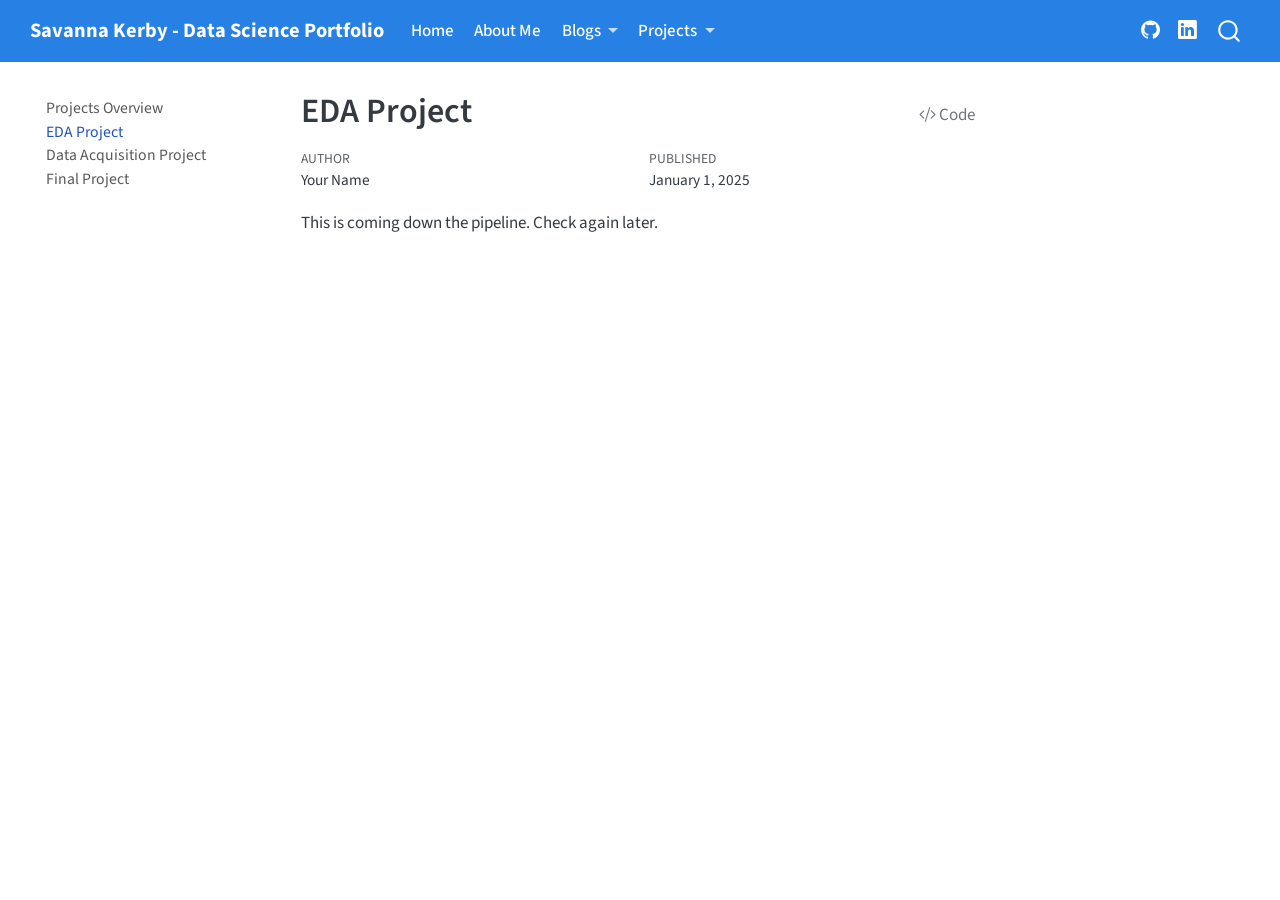
<file: docs/projects/eda.html>
<!DOCTYPE html>
<html xmlns="http://www.w3.org/1999/xhtml" lang="en" xml:lang="en"><head>

<meta charset="utf-8">
<meta name="generator" content="quarto-1.8.27">

<meta name="viewport" content="width=device-width, initial-scale=1.0, user-scalable=yes">

<meta name="author" content="Your Name">
<meta name="dcterms.date" content="2025-01-01">

<title>EDA Project – Savanna Kerby - Data Science Portfolio</title>
<style>
code{white-space: pre-wrap;}
span.smallcaps{font-variant: small-caps;}
div.columns{display: flex; gap: min(4vw, 1.5em);}
div.column{flex: auto; overflow-x: auto;}
div.hanging-indent{margin-left: 1.5em; text-indent: -1.5em;}
ul.task-list{list-style: none;}
ul.task-list li input[type="checkbox"] {
  width: 0.8em;
  margin: 0 0.8em 0.2em -1em; /* quarto-specific, see https://github.com/quarto-dev/quarto-cli/issues/4556 */ 
  vertical-align: middle;
}
/* CSS for syntax highlighting */
html { -webkit-text-size-adjust: 100%; }
pre > code.sourceCode { white-space: pre; position: relative; }
pre > code.sourceCode > span { display: inline-block; line-height: 1.25; }
pre > code.sourceCode > span:empty { height: 1.2em; }
.sourceCode { overflow: visible; }
code.sourceCode > span { color: inherit; text-decoration: inherit; }
div.sourceCode { margin: 1em 0; }
pre.sourceCode { margin: 0; }
@media screen {
div.sourceCode { overflow: auto; }
}
@media print {
pre > code.sourceCode { white-space: pre-wrap; }
pre > code.sourceCode > span { text-indent: -5em; padding-left: 5em; }
}
pre.numberSource code
  { counter-reset: source-line 0; }
pre.numberSource code > span
  { position: relative; left: -4em; counter-increment: source-line; }
pre.numberSource code > span > a:first-child::before
  { content: counter(source-line);
    position: relative; left: -1em; text-align: right; vertical-align: baseline;
    border: none; display: inline-block;
    -webkit-touch-callout: none; -webkit-user-select: none;
    -khtml-user-select: none; -moz-user-select: none;
    -ms-user-select: none; user-select: none;
    padding: 0 4px; width: 4em;
  }
pre.numberSource { margin-left: 3em;  padding-left: 4px; }
div.sourceCode
  {   }
@media screen {
pre > code.sourceCode > span > a:first-child::before { text-decoration: underline; }
}
</style>


<script src="../site_libs/quarto-nav/quarto-nav.js"></script>
<script src="../site_libs/quarto-nav/headroom.min.js"></script>
<script src="../site_libs/clipboard/clipboard.min.js"></script>
<script src="../site_libs/quarto-search/autocomplete.umd.js"></script>
<script src="../site_libs/quarto-search/fuse.min.js"></script>
<script src="../site_libs/quarto-search/quarto-search.js"></script>
<meta name="quarto:offset" content="../">
<script src="../site_libs/quarto-html/quarto.js" type="module"></script>
<script src="../site_libs/quarto-html/tabsets/tabsets.js" type="module"></script>
<script src="../site_libs/quarto-html/axe/axe-check.js" type="module"></script>
<script src="../site_libs/quarto-html/popper.min.js"></script>
<script src="../site_libs/quarto-html/tippy.umd.min.js"></script>
<script src="../site_libs/quarto-html/anchor.min.js"></script>
<link href="../site_libs/quarto-html/tippy.css" rel="stylesheet">
<link href="../site_libs/quarto-html/quarto-syntax-highlighting-ed96de9b727972fe78a7b5d16c58bf87.css" rel="stylesheet" id="quarto-text-highlighting-styles">
<script src="../site_libs/bootstrap/bootstrap.min.js"></script>
<link href="../site_libs/bootstrap/bootstrap-icons.css" rel="stylesheet">
<link href="../site_libs/bootstrap/bootstrap-029b10fc0dc652dab2ec1ac156c1a037.min.css" rel="stylesheet" append-hash="true" id="quarto-bootstrap" data-mode="light">
<script id="quarto-search-options" type="application/json">{
  "location": "navbar",
  "copy-button": false,
  "collapse-after": 3,
  "panel-placement": "end",
  "type": "overlay",
  "limit": 50,
  "keyboard-shortcut": [
    "f",
    "/",
    "s"
  ],
  "show-item-context": false,
  "language": {
    "search-no-results-text": "No results",
    "search-matching-documents-text": "matching documents",
    "search-copy-link-title": "Copy link to search",
    "search-hide-matches-text": "Hide additional matches",
    "search-more-match-text": "more match in this document",
    "search-more-matches-text": "more matches in this document",
    "search-clear-button-title": "Clear",
    "search-text-placeholder": "",
    "search-detached-cancel-button-title": "Cancel",
    "search-submit-button-title": "Submit",
    "search-label": "Search"
  }
}</script>


<link rel="stylesheet" href="../styles.css">
</head>

<body class="nav-sidebar floating nav-fixed quarto-light">

<div id="quarto-search-results"></div>
  <header id="quarto-header" class="headroom fixed-top">
    <nav class="navbar navbar-expand-lg " data-bs-theme="dark">
      <div class="navbar-container container-fluid">
      <div class="navbar-brand-container mx-auto">
    <a class="navbar-brand" href="../index.html">
    <span class="navbar-title">Savanna Kerby - Data Science Portfolio</span>
    </a>
  </div>
            <div id="quarto-search" class="" title="Search"></div>
          <button class="navbar-toggler" type="button" data-bs-toggle="collapse" data-bs-target="#navbarCollapse" aria-controls="navbarCollapse" role="menu" aria-expanded="false" aria-label="Toggle navigation" onclick="if (window.quartoToggleHeadroom) { window.quartoToggleHeadroom(); }">
  <span class="navbar-toggler-icon"></span>
</button>
          <div class="collapse navbar-collapse" id="navbarCollapse">
            <ul class="navbar-nav navbar-nav-scroll me-auto">
  <li class="nav-item">
    <a class="nav-link" href="../index.html"> 
<span class="menu-text">Home</span></a>
  </li>  
  <li class="nav-item">
    <a class="nav-link" href="../about.html"> 
<span class="menu-text">About Me</span></a>
  </li>  
  <li class="nav-item dropdown ">
    <a class="nav-link dropdown-toggle" href="#" id="nav-menu-blogs" role="link" data-bs-toggle="dropdown" aria-expanded="false">
 <span class="menu-text">Blogs</span>
    </a>
    <ul class="dropdown-menu" aria-labelledby="nav-menu-blogs">    
        <li>
    <a class="dropdown-item" href="../blogs/tutorial.html">
 <span class="dropdown-text">Tutorial Blog</span></a>
  </li>  
        <li>
    <a class="dropdown-item" href="../blogs/data-acquisition.html">
 <span class="dropdown-text">Data Acquisition Blog</span></a>
  </li>  
    </ul>
  </li>
  <li class="nav-item dropdown ">
    <a class="nav-link dropdown-toggle" href="#" id="nav-menu-projects" role="link" data-bs-toggle="dropdown" aria-expanded="false">
 <span class="menu-text">Projects</span>
    </a>
    <ul class="dropdown-menu" aria-labelledby="nav-menu-projects">    
        <li>
    <a class="dropdown-item" href="../projects/index.html">
 <span class="dropdown-text">All Projects</span></a>
  </li>  
        <li><hr class="dropdown-divider"></li>
        <li>
    <a class="dropdown-item" href="../projects/eda.html">
 <span class="dropdown-text">Exploratory Data Analysis</span></a>
  </li>  
        <li>
    <a class="dropdown-item" href="../projects/data-acquisition.html">
 <span class="dropdown-text">Data Acquisition</span></a>
  </li>  
        <li>
    <a class="dropdown-item" href="../projects/final-project.html">
 <span class="dropdown-text">Final Project</span></a>
  </li>  
    </ul>
  </li>
</ul>
            <ul class="navbar-nav navbar-nav-scroll ms-auto">
  <li class="nav-item compact">
    <a class="nav-link" href="https://github.com/your-username"> <i class="bi bi-github" role="img">
</i> 
<span class="menu-text"></span></a>
  </li>  
  <li class="nav-item compact">
    <a class="nav-link" href="https://linkedin.com/in/your-profile"> <i class="bi bi-linkedin" role="img">
</i> 
<span class="menu-text"></span></a>
  </li>  
</ul>
          </div> <!-- /navcollapse -->
            <div class="quarto-navbar-tools">
</div>
      </div> <!-- /container-fluid -->
    </nav>
  <nav class="quarto-secondary-nav">
    <div class="container-fluid d-flex">
      <button type="button" class="quarto-btn-toggle btn" data-bs-toggle="collapse" role="button" data-bs-target=".quarto-sidebar-collapse-item" aria-controls="quarto-sidebar" aria-expanded="false" aria-label="Toggle sidebar navigation" onclick="if (window.quartoToggleHeadroom) { window.quartoToggleHeadroom(); }">
        <i class="bi bi-layout-text-sidebar-reverse"></i>
      </button>
        <nav class="quarto-page-breadcrumbs" aria-label="breadcrumb"><ol class="breadcrumb"><li class="breadcrumb-item"><a href="../projects/eda.html">EDA Project</a></li></ol></nav>
        <a class="flex-grow-1" role="navigation" data-bs-toggle="collapse" data-bs-target=".quarto-sidebar-collapse-item" aria-controls="quarto-sidebar" aria-expanded="false" aria-label="Toggle sidebar navigation" onclick="if (window.quartoToggleHeadroom) { window.quartoToggleHeadroom(); }">      
        </a>
    </div>
  </nav>
</header>
<!-- content -->
<div id="quarto-content" class="quarto-container page-columns page-rows-contents page-layout-article page-navbar">
<!-- sidebar -->
  <nav id="quarto-sidebar" class="sidebar collapse collapse-horizontal quarto-sidebar-collapse-item sidebar-navigation floating overflow-auto">
    <div class="sidebar-menu-container"> 
    <ul class="list-unstyled mt-1">
        <li class="sidebar-item">
  <div class="sidebar-item-container"> 
  <a href="../projects/index.html" class="sidebar-item-text sidebar-link">
 <span class="menu-text">Projects Overview</span></a>
  </div>
</li>
        <li class="sidebar-item">
  <div class="sidebar-item-container"> 
  <a href="../projects/eda.html" class="sidebar-item-text sidebar-link active">
 <span class="menu-text">EDA Project</span></a>
  </div>
</li>
        <li class="sidebar-item">
  <div class="sidebar-item-container"> 
  <a href="../projects/data-acquisition.html" class="sidebar-item-text sidebar-link">
 <span class="menu-text">Data Acquisition Project</span></a>
  </div>
</li>
        <li class="sidebar-item">
  <div class="sidebar-item-container"> 
  <a href="../projects/final-project.html" class="sidebar-item-text sidebar-link">
 <span class="menu-text">Final Project</span></a>
  </div>
</li>
    </ul>
    </div>
</nav>
<div id="quarto-sidebar-glass" class="quarto-sidebar-collapse-item" data-bs-toggle="collapse" data-bs-target=".quarto-sidebar-collapse-item"></div>
<!-- margin-sidebar -->
    <div id="quarto-margin-sidebar" class="sidebar margin-sidebar zindex-bottom">
        
    </div>
<!-- main -->
<main class="content" id="quarto-document-content">

<header id="title-block-header" class="quarto-title-block default">
<div class="quarto-title">
<div class="quarto-title-block"><div><h1 class="title">EDA Project</h1><button type="button" class="btn code-tools-button" id="quarto-code-tools-source"><i class="bi"></i> Code</button></div></div>
</div>



<div class="quarto-title-meta">

    <div>
    <div class="quarto-title-meta-heading">Author</div>
    <div class="quarto-title-meta-contents">
             <p>Your Name </p>
          </div>
  </div>
    
    <div>
    <div class="quarto-title-meta-heading">Published</div>
    <div class="quarto-title-meta-contents">
      <p class="date">January 1, 2025</p>
    </div>
  </div>
  
    
  </div>
  


</header>


<p>This is coming down the pipeline. Check again later.</p>


<!-- -->


</main> <!-- /main -->
<script id="quarto-html-after-body" type="application/javascript">
  window.document.addEventListener("DOMContentLoaded", function (event) {
    const icon = "";
    const anchorJS = new window.AnchorJS();
    anchorJS.options = {
      placement: 'right',
      icon: icon
    };
    anchorJS.add('.anchored');
    const isCodeAnnotation = (el) => {
      for (const clz of el.classList) {
        if (clz.startsWith('code-annotation-')) {                     
          return true;
        }
      }
      return false;
    }
    const onCopySuccess = function(e) {
      // button target
      const button = e.trigger;
      // don't keep focus
      button.blur();
      // flash "checked"
      button.classList.add('code-copy-button-checked');
      var currentTitle = button.getAttribute("title");
      button.setAttribute("title", "Copied!");
      let tooltip;
      if (window.bootstrap) {
        button.setAttribute("data-bs-toggle", "tooltip");
        button.setAttribute("data-bs-placement", "left");
        button.setAttribute("data-bs-title", "Copied!");
        tooltip = new bootstrap.Tooltip(button, 
          { trigger: "manual", 
            customClass: "code-copy-button-tooltip",
            offset: [0, -8]});
        tooltip.show();    
      }
      setTimeout(function() {
        if (tooltip) {
          tooltip.hide();
          button.removeAttribute("data-bs-title");
          button.removeAttribute("data-bs-toggle");
          button.removeAttribute("data-bs-placement");
        }
        button.setAttribute("title", currentTitle);
        button.classList.remove('code-copy-button-checked');
      }, 1000);
      // clear code selection
      e.clearSelection();
    }
    const getTextToCopy = function(trigger) {
      const outerScaffold = trigger.parentElement.cloneNode(true);
      const codeEl = outerScaffold.querySelector('code');
      for (const childEl of codeEl.children) {
        if (isCodeAnnotation(childEl)) {
          childEl.remove();
        }
      }
      return codeEl.innerText;
    }
    const clipboard = new window.ClipboardJS('.code-copy-button:not([data-in-quarto-modal])', {
      text: getTextToCopy
    });
    clipboard.on('success', onCopySuccess);
    if (window.document.getElementById('quarto-embedded-source-code-modal')) {
      const clipboardModal = new window.ClipboardJS('.code-copy-button[data-in-quarto-modal]', {
        text: getTextToCopy,
        container: window.document.getElementById('quarto-embedded-source-code-modal')
      });
      clipboardModal.on('success', onCopySuccess);
    }
    const viewSource = window.document.getElementById('quarto-view-source') ||
                       window.document.getElementById('quarto-code-tools-source');
    if (viewSource) {
      const sourceUrl = viewSource.getAttribute("data-quarto-source-url");
      viewSource.addEventListener("click", function(e) {
        if (sourceUrl) {
          // rstudio viewer pane
          if (/\bcapabilities=\b/.test(window.location)) {
            window.open(sourceUrl);
          } else {
            window.location.href = sourceUrl;
          }
        } else {
          const modal = new bootstrap.Modal(document.getElementById('quarto-embedded-source-code-modal'));
          modal.show();
        }
        return false;
      });
    }
    function toggleCodeHandler(show) {
      return function(e) {
        const detailsSrc = window.document.querySelectorAll(".cell > details > .sourceCode");
        for (let i=0; i<detailsSrc.length; i++) {
          const details = detailsSrc[i].parentElement;
          if (show) {
            details.open = true;
          } else {
            details.removeAttribute("open");
          }
        }
        const cellCodeDivs = window.document.querySelectorAll(".cell > .sourceCode");
        const fromCls = show ? "hidden" : "unhidden";
        const toCls = show ? "unhidden" : "hidden";
        for (let i=0; i<cellCodeDivs.length; i++) {
          const codeDiv = cellCodeDivs[i];
          if (codeDiv.classList.contains(fromCls)) {
            codeDiv.classList.remove(fromCls);
            codeDiv.classList.add(toCls);
          } 
        }
        return false;
      }
    }
    const hideAllCode = window.document.getElementById("quarto-hide-all-code");
    if (hideAllCode) {
      hideAllCode.addEventListener("click", toggleCodeHandler(false));
    }
    const showAllCode = window.document.getElementById("quarto-show-all-code");
    if (showAllCode) {
      showAllCode.addEventListener("click", toggleCodeHandler(true));
    }
      var localhostRegex = new RegExp(/^(?:http|https):\/\/localhost\:?[0-9]*\//);
      var mailtoRegex = new RegExp(/^mailto:/);
        var filterRegex = new RegExp('/' + window.location.host + '/');
      var isInternal = (href) => {
          return filterRegex.test(href) || localhostRegex.test(href) || mailtoRegex.test(href);
      }
      // Inspect non-navigation links and adorn them if external
     var links = window.document.querySelectorAll('a[href]:not(.nav-link):not(.navbar-brand):not(.toc-action):not(.sidebar-link):not(.sidebar-item-toggle):not(.pagination-link):not(.no-external):not([aria-hidden]):not(.dropdown-item):not(.quarto-navigation-tool):not(.about-link)');
      for (var i=0; i<links.length; i++) {
        const link = links[i];
        if (!isInternal(link.href)) {
          // undo the damage that might have been done by quarto-nav.js in the case of
          // links that we want to consider external
          if (link.dataset.originalHref !== undefined) {
            link.href = link.dataset.originalHref;
          }
        }
      }
    function tippyHover(el, contentFn, onTriggerFn, onUntriggerFn) {
      const config = {
        allowHTML: true,
        maxWidth: 500,
        delay: 100,
        arrow: false,
        appendTo: function(el) {
            return el.parentElement;
        },
        interactive: true,
        interactiveBorder: 10,
        theme: 'quarto',
        placement: 'bottom-start',
      };
      if (contentFn) {
        config.content = contentFn;
      }
      if (onTriggerFn) {
        config.onTrigger = onTriggerFn;
      }
      if (onUntriggerFn) {
        config.onUntrigger = onUntriggerFn;
      }
      window.tippy(el, config); 
    }
    const noterefs = window.document.querySelectorAll('a[role="doc-noteref"]');
    for (var i=0; i<noterefs.length; i++) {
      const ref = noterefs[i];
      tippyHover(ref, function() {
        // use id or data attribute instead here
        let href = ref.getAttribute('data-footnote-href') || ref.getAttribute('href');
        try { href = new URL(href).hash; } catch {}
        const id = href.replace(/^#\/?/, "");
        const note = window.document.getElementById(id);
        if (note) {
          return note.innerHTML;
        } else {
          return "";
        }
      });
    }
    const xrefs = window.document.querySelectorAll('a.quarto-xref');
    const processXRef = (id, note) => {
      // Strip column container classes
      const stripColumnClz = (el) => {
        el.classList.remove("page-full", "page-columns");
        if (el.children) {
          for (const child of el.children) {
            stripColumnClz(child);
          }
        }
      }
      stripColumnClz(note)
      if (id === null || id.startsWith('sec-')) {
        // Special case sections, only their first couple elements
        const container = document.createElement("div");
        if (note.children && note.children.length > 2) {
          container.appendChild(note.children[0].cloneNode(true));
          for (let i = 1; i < note.children.length; i++) {
            const child = note.children[i];
            if (child.tagName === "P" && child.innerText === "") {
              continue;
            } else {
              container.appendChild(child.cloneNode(true));
              break;
            }
          }
          if (window.Quarto?.typesetMath) {
            window.Quarto.typesetMath(container);
          }
          return container.innerHTML
        } else {
          if (window.Quarto?.typesetMath) {
            window.Quarto.typesetMath(note);
          }
          return note.innerHTML;
        }
      } else {
        // Remove any anchor links if they are present
        const anchorLink = note.querySelector('a.anchorjs-link');
        if (anchorLink) {
          anchorLink.remove();
        }
        if (window.Quarto?.typesetMath) {
          window.Quarto.typesetMath(note);
        }
        if (note.classList.contains("callout")) {
          return note.outerHTML;
        } else {
          return note.innerHTML;
        }
      }
    }
    for (var i=0; i<xrefs.length; i++) {
      const xref = xrefs[i];
      tippyHover(xref, undefined, function(instance) {
        instance.disable();
        let url = xref.getAttribute('href');
        let hash = undefined; 
        if (url.startsWith('#')) {
          hash = url;
        } else {
          try { hash = new URL(url).hash; } catch {}
        }
        if (hash) {
          const id = hash.replace(/^#\/?/, "");
          const note = window.document.getElementById(id);
          if (note !== null) {
            try {
              const html = processXRef(id, note.cloneNode(true));
              instance.setContent(html);
            } finally {
              instance.enable();
              instance.show();
            }
          } else {
            // See if we can fetch this
            fetch(url.split('#')[0])
            .then(res => res.text())
            .then(html => {
              const parser = new DOMParser();
              const htmlDoc = parser.parseFromString(html, "text/html");
              const note = htmlDoc.getElementById(id);
              if (note !== null) {
                const html = processXRef(id, note);
                instance.setContent(html);
              } 
            }).finally(() => {
              instance.enable();
              instance.show();
            });
          }
        } else {
          // See if we can fetch a full url (with no hash to target)
          // This is a special case and we should probably do some content thinning / targeting
          fetch(url)
          .then(res => res.text())
          .then(html => {
            const parser = new DOMParser();
            const htmlDoc = parser.parseFromString(html, "text/html");
            const note = htmlDoc.querySelector('main.content');
            if (note !== null) {
              // This should only happen for chapter cross references
              // (since there is no id in the URL)
              // remove the first header
              if (note.children.length > 0 && note.children[0].tagName === "HEADER") {
                note.children[0].remove();
              }
              const html = processXRef(null, note);
              instance.setContent(html);
            } 
          }).finally(() => {
            instance.enable();
            instance.show();
          });
        }
      }, function(instance) {
      });
    }
        let selectedAnnoteEl;
        const selectorForAnnotation = ( cell, annotation) => {
          let cellAttr = 'data-code-cell="' + cell + '"';
          let lineAttr = 'data-code-annotation="' +  annotation + '"';
          const selector = 'span[' + cellAttr + '][' + lineAttr + ']';
          return selector;
        }
        const selectCodeLines = (annoteEl) => {
          const doc = window.document;
          const targetCell = annoteEl.getAttribute("data-target-cell");
          const targetAnnotation = annoteEl.getAttribute("data-target-annotation");
          const annoteSpan = window.document.querySelector(selectorForAnnotation(targetCell, targetAnnotation));
          const lines = annoteSpan.getAttribute("data-code-lines").split(",");
          const lineIds = lines.map((line) => {
            return targetCell + "-" + line;
          })
          let top = null;
          let height = null;
          let parent = null;
          if (lineIds.length > 0) {
              //compute the position of the single el (top and bottom and make a div)
              const el = window.document.getElementById(lineIds[0]);
              top = el.offsetTop;
              height = el.offsetHeight;
              parent = el.parentElement.parentElement;
            if (lineIds.length > 1) {
              const lastEl = window.document.getElementById(lineIds[lineIds.length - 1]);
              const bottom = lastEl.offsetTop + lastEl.offsetHeight;
              height = bottom - top;
            }
            if (top !== null && height !== null && parent !== null) {
              // cook up a div (if necessary) and position it 
              let div = window.document.getElementById("code-annotation-line-highlight");
              if (div === null) {
                div = window.document.createElement("div");
                div.setAttribute("id", "code-annotation-line-highlight");
                div.style.position = 'absolute';
                parent.appendChild(div);
              }
              div.style.top = top - 2 + "px";
              div.style.height = height + 4 + "px";
              div.style.left = 0;
              let gutterDiv = window.document.getElementById("code-annotation-line-highlight-gutter");
              if (gutterDiv === null) {
                gutterDiv = window.document.createElement("div");
                gutterDiv.setAttribute("id", "code-annotation-line-highlight-gutter");
                gutterDiv.style.position = 'absolute';
                const codeCell = window.document.getElementById(targetCell);
                const gutter = codeCell.querySelector('.code-annotation-gutter');
                gutter.appendChild(gutterDiv);
              }
              gutterDiv.style.top = top - 2 + "px";
              gutterDiv.style.height = height + 4 + "px";
            }
            selectedAnnoteEl = annoteEl;
          }
        };
        const unselectCodeLines = () => {
          const elementsIds = ["code-annotation-line-highlight", "code-annotation-line-highlight-gutter"];
          elementsIds.forEach((elId) => {
            const div = window.document.getElementById(elId);
            if (div) {
              div.remove();
            }
          });
          selectedAnnoteEl = undefined;
        };
          // Handle positioning of the toggle
      window.addEventListener(
        "resize",
        throttle(() => {
          elRect = undefined;
          if (selectedAnnoteEl) {
            selectCodeLines(selectedAnnoteEl);
          }
        }, 10)
      );
      function throttle(fn, ms) {
      let throttle = false;
      let timer;
        return (...args) => {
          if(!throttle) { // first call gets through
              fn.apply(this, args);
              throttle = true;
          } else { // all the others get throttled
              if(timer) clearTimeout(timer); // cancel #2
              timer = setTimeout(() => {
                fn.apply(this, args);
                timer = throttle = false;
              }, ms);
          }
        };
      }
        // Attach click handler to the DT
        const annoteDls = window.document.querySelectorAll('dt[data-target-cell]');
        for (const annoteDlNode of annoteDls) {
          annoteDlNode.addEventListener('click', (event) => {
            const clickedEl = event.target;
            if (clickedEl !== selectedAnnoteEl) {
              unselectCodeLines();
              const activeEl = window.document.querySelector('dt[data-target-cell].code-annotation-active');
              if (activeEl) {
                activeEl.classList.remove('code-annotation-active');
              }
              selectCodeLines(clickedEl);
              clickedEl.classList.add('code-annotation-active');
            } else {
              // Unselect the line
              unselectCodeLines();
              clickedEl.classList.remove('code-annotation-active');
            }
          });
        }
    const findCites = (el) => {
      const parentEl = el.parentElement;
      if (parentEl) {
        const cites = parentEl.dataset.cites;
        if (cites) {
          return {
            el,
            cites: cites.split(' ')
          };
        } else {
          return findCites(el.parentElement)
        }
      } else {
        return undefined;
      }
    };
    var bibliorefs = window.document.querySelectorAll('a[role="doc-biblioref"]');
    for (var i=0; i<bibliorefs.length; i++) {
      const ref = bibliorefs[i];
      const citeInfo = findCites(ref);
      if (citeInfo) {
        tippyHover(citeInfo.el, function() {
          var popup = window.document.createElement('div');
          citeInfo.cites.forEach(function(cite) {
            var citeDiv = window.document.createElement('div');
            citeDiv.classList.add('hanging-indent');
            citeDiv.classList.add('csl-entry');
            var biblioDiv = window.document.getElementById('ref-' + cite);
            if (biblioDiv) {
              citeDiv.innerHTML = biblioDiv.innerHTML;
            }
            popup.appendChild(citeDiv);
          });
          return popup.innerHTML;
        });
      }
    }
  });
  </script><div class="modal fade" id="quarto-embedded-source-code-modal" tabindex="-1" aria-labelledby="quarto-embedded-source-code-modal-label" aria-hidden="true"><div class="modal-dialog modal-dialog-scrollable"><div class="modal-content"><div class="modal-header"><h5 class="modal-title" id="quarto-embedded-source-code-modal-label">Source Code</h5><button class="btn-close" data-bs-dismiss="modal"></button></div><div class="modal-body"><div class="">
<div class="code-copy-outer-scaffold"><div class="sourceCode" id="cb1" data-shortcodes="false"><pre class="sourceCode markdown code-with-copy"><code class="sourceCode markdown"><span id="cb1-1"><a href="#cb1-1" aria-hidden="true" tabindex="-1"></a><span class="co">---</span></span>
<span id="cb1-2"><a href="#cb1-2" aria-hidden="true" tabindex="-1"></a><span class="an">title:</span><span class="co"> "EDA Project"</span></span>
<span id="cb1-3"><a href="#cb1-3" aria-hidden="true" tabindex="-1"></a><span class="an">author:</span><span class="co"> "Your Name"</span></span>
<span id="cb1-4"><a href="#cb1-4" aria-hidden="true" tabindex="-1"></a><span class="an">date:</span><span class="co"> "2025-01-01"</span></span>
<span id="cb1-5"><a href="#cb1-5" aria-hidden="true" tabindex="-1"></a><span class="an">format:</span></span>
<span id="cb1-6"><a href="#cb1-6" aria-hidden="true" tabindex="-1"></a><span class="co">  html:</span></span>
<span id="cb1-7"><a href="#cb1-7" aria-hidden="true" tabindex="-1"></a><span class="co">    code-fold: true</span></span>
<span id="cb1-8"><a href="#cb1-8" aria-hidden="true" tabindex="-1"></a><span class="co">    toc: true</span></span>
<span id="cb1-9"><a href="#cb1-9" aria-hidden="true" tabindex="-1"></a><span class="co">---</span></span>
<span id="cb1-10"><a href="#cb1-10" aria-hidden="true" tabindex="-1"></a></span>
<span id="cb1-11"><a href="#cb1-11" aria-hidden="true" tabindex="-1"></a>This is coming down the pipeline. Check again later.</span></code></pre></div><button title="Copy to Clipboard" class="code-copy-button" data-in-quarto-modal=""><i class="bi"></i></button></div>
</div></div></div></div></div>
</div> <!-- /content -->




</body></html>
</file>
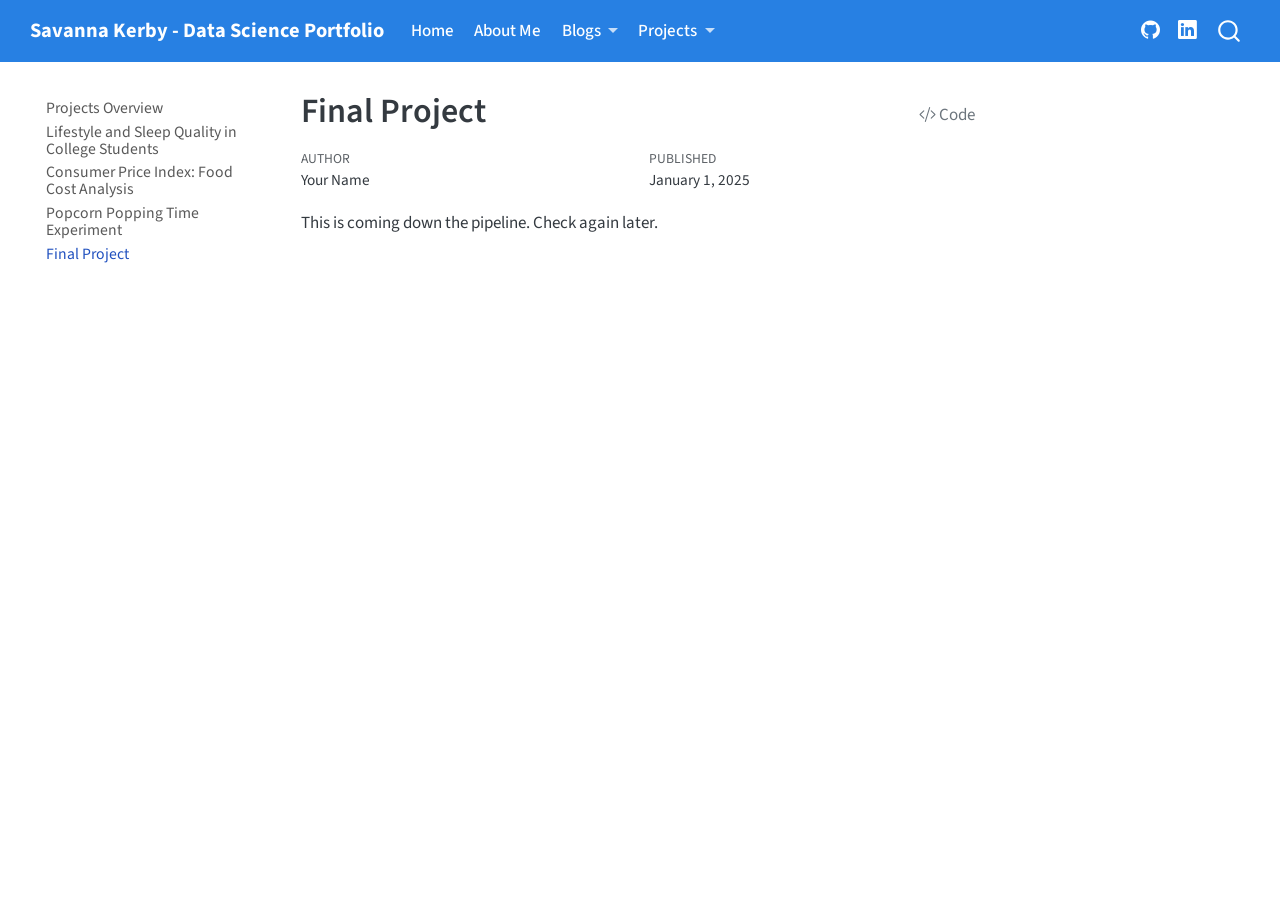
<file: docs/projects/final-project.html>
<!DOCTYPE html>
<html xmlns="http://www.w3.org/1999/xhtml" lang="en" xml:lang="en"><head>

<meta charset="utf-8">
<meta name="generator" content="quarto-1.8.27">

<meta name="viewport" content="width=device-width, initial-scale=1.0, user-scalable=yes">

<meta name="author" content="Your Name">
<meta name="dcterms.date" content="2025-01-01">

<title>Final Project – Savanna Kerby - Data Science Portfolio</title>
<style>
code{white-space: pre-wrap;}
span.smallcaps{font-variant: small-caps;}
div.columns{display: flex; gap: min(4vw, 1.5em);}
div.column{flex: auto; overflow-x: auto;}
div.hanging-indent{margin-left: 1.5em; text-indent: -1.5em;}
ul.task-list{list-style: none;}
ul.task-list li input[type="checkbox"] {
  width: 0.8em;
  margin: 0 0.8em 0.2em -1em; /* quarto-specific, see https://github.com/quarto-dev/quarto-cli/issues/4556 */ 
  vertical-align: middle;
}
/* CSS for syntax highlighting */
html { -webkit-text-size-adjust: 100%; }
pre > code.sourceCode { white-space: pre; position: relative; }
pre > code.sourceCode > span { display: inline-block; line-height: 1.25; }
pre > code.sourceCode > span:empty { height: 1.2em; }
.sourceCode { overflow: visible; }
code.sourceCode > span { color: inherit; text-decoration: inherit; }
div.sourceCode { margin: 1em 0; }
pre.sourceCode { margin: 0; }
@media screen {
div.sourceCode { overflow: auto; }
}
@media print {
pre > code.sourceCode { white-space: pre-wrap; }
pre > code.sourceCode > span { text-indent: -5em; padding-left: 5em; }
}
pre.numberSource code
  { counter-reset: source-line 0; }
pre.numberSource code > span
  { position: relative; left: -4em; counter-increment: source-line; }
pre.numberSource code > span > a:first-child::before
  { content: counter(source-line);
    position: relative; left: -1em; text-align: right; vertical-align: baseline;
    border: none; display: inline-block;
    -webkit-touch-callout: none; -webkit-user-select: none;
    -khtml-user-select: none; -moz-user-select: none;
    -ms-user-select: none; user-select: none;
    padding: 0 4px; width: 4em;
  }
pre.numberSource { margin-left: 3em;  padding-left: 4px; }
div.sourceCode
  {   }
@media screen {
pre > code.sourceCode > span > a:first-child::before { text-decoration: underline; }
}
</style>


<script src="../site_libs/quarto-nav/quarto-nav.js"></script>
<script src="../site_libs/quarto-nav/headroom.min.js"></script>
<script src="../site_libs/clipboard/clipboard.min.js"></script>
<script src="../site_libs/quarto-search/autocomplete.umd.js"></script>
<script src="../site_libs/quarto-search/fuse.min.js"></script>
<script src="../site_libs/quarto-search/quarto-search.js"></script>
<meta name="quarto:offset" content="../">
<script src="../site_libs/quarto-html/quarto.js" type="module"></script>
<script src="../site_libs/quarto-html/tabsets/tabsets.js" type="module"></script>
<script src="../site_libs/quarto-html/axe/axe-check.js" type="module"></script>
<script src="../site_libs/quarto-html/popper.min.js"></script>
<script src="../site_libs/quarto-html/tippy.umd.min.js"></script>
<script src="../site_libs/quarto-html/anchor.min.js"></script>
<link href="../site_libs/quarto-html/tippy.css" rel="stylesheet">
<link href="../site_libs/quarto-html/quarto-syntax-highlighting-ed96de9b727972fe78a7b5d16c58bf87.css" rel="stylesheet" id="quarto-text-highlighting-styles">
<script src="../site_libs/bootstrap/bootstrap.min.js"></script>
<link href="../site_libs/bootstrap/bootstrap-icons.css" rel="stylesheet">
<link href="../site_libs/bootstrap/bootstrap-029b10fc0dc652dab2ec1ac156c1a037.min.css" rel="stylesheet" append-hash="true" id="quarto-bootstrap" data-mode="light">
<script id="quarto-search-options" type="application/json">{
  "location": "navbar",
  "copy-button": false,
  "collapse-after": 3,
  "panel-placement": "end",
  "type": "overlay",
  "limit": 50,
  "keyboard-shortcut": [
    "f",
    "/",
    "s"
  ],
  "show-item-context": false,
  "language": {
    "search-no-results-text": "No results",
    "search-matching-documents-text": "matching documents",
    "search-copy-link-title": "Copy link to search",
    "search-hide-matches-text": "Hide additional matches",
    "search-more-match-text": "more match in this document",
    "search-more-matches-text": "more matches in this document",
    "search-clear-button-title": "Clear",
    "search-text-placeholder": "",
    "search-detached-cancel-button-title": "Cancel",
    "search-submit-button-title": "Submit",
    "search-label": "Search"
  }
}</script>


<link rel="stylesheet" href="../styles.css">
</head>

<body class="nav-sidebar floating nav-fixed quarto-light">

<div id="quarto-search-results"></div>
  <header id="quarto-header" class="headroom fixed-top">
    <nav class="navbar navbar-expand-lg " data-bs-theme="dark">
      <div class="navbar-container container-fluid">
      <div class="navbar-brand-container mx-auto">
    <a class="navbar-brand" href="../index.html">
    <span class="navbar-title">Savanna Kerby - Data Science Portfolio</span>
    </a>
  </div>
            <div id="quarto-search" class="" title="Search"></div>
          <button class="navbar-toggler" type="button" data-bs-toggle="collapse" data-bs-target="#navbarCollapse" aria-controls="navbarCollapse" role="menu" aria-expanded="false" aria-label="Toggle navigation" onclick="if (window.quartoToggleHeadroom) { window.quartoToggleHeadroom(); }">
  <span class="navbar-toggler-icon"></span>
</button>
          <div class="collapse navbar-collapse" id="navbarCollapse">
            <ul class="navbar-nav navbar-nav-scroll me-auto">
  <li class="nav-item">
    <a class="nav-link" href="../index.html"> 
<span class="menu-text">Home</span></a>
  </li>  
  <li class="nav-item">
    <a class="nav-link" href="../about.html"> 
<span class="menu-text">About Me</span></a>
  </li>  
  <li class="nav-item dropdown ">
    <a class="nav-link dropdown-toggle" href="#" id="nav-menu-blogs" role="link" data-bs-toggle="dropdown" aria-expanded="false">
 <span class="menu-text">Blogs</span>
    </a>
    <ul class="dropdown-menu" aria-labelledby="nav-menu-blogs">    
        <li>
    <a class="dropdown-item" href="../blogs/tutorial.html">
 <span class="dropdown-text">Tutorial Blog</span></a>
  </li>  
        <li>
    <a class="dropdown-item" href="../blogs/data-acquisition.html">
 <span class="dropdown-text">Data Acquisition Blog</span></a>
  </li>  
    </ul>
  </li>
  <li class="nav-item dropdown ">
    <a class="nav-link dropdown-toggle" href="#" id="nav-menu-projects" role="link" data-bs-toggle="dropdown" aria-expanded="false">
 <span class="menu-text">Projects</span>
    </a>
    <ul class="dropdown-menu" aria-labelledby="nav-menu-projects">    
        <li>
    <a class="dropdown-item" href="../projects/index.html">
 <span class="dropdown-text">All Projects</span></a>
  </li>  
        <li><hr class="dropdown-divider"></li>
        <li>
    <a class="dropdown-item" href="../projects/sleep-quality.html">
 <span class="dropdown-text">Sleep Quality Analysis</span></a>
  </li>  
        <li>
    <a class="dropdown-item" href="../projects/cpi-food-cost-analysis.html">
 <span class="dropdown-text">CPI Food Cost Analysis</span></a>
  </li>  
        <li>
    <a class="dropdown-item" href="../projects/popcorn-experiment.html">
 <span class="dropdown-text">Popcorn Experiment</span></a>
  </li>  
        <li>
    <a class="dropdown-item" href="../projects/final-project.html">
 <span class="dropdown-text">Final Project</span></a>
  </li>  
    </ul>
  </li>
</ul>
            <ul class="navbar-nav navbar-nav-scroll ms-auto">
  <li class="nav-item compact">
    <a class="nav-link" href="https://github.com/your-username"> <i class="bi bi-github" role="img">
</i> 
<span class="menu-text"></span></a>
  </li>  
  <li class="nav-item compact">
    <a class="nav-link" href="https://linkedin.com/in/your-profile"> <i class="bi bi-linkedin" role="img">
</i> 
<span class="menu-text"></span></a>
  </li>  
</ul>
          </div> <!-- /navcollapse -->
            <div class="quarto-navbar-tools">
</div>
      </div> <!-- /container-fluid -->
    </nav>
  <nav class="quarto-secondary-nav">
    <div class="container-fluid d-flex">
      <button type="button" class="quarto-btn-toggle btn" data-bs-toggle="collapse" role="button" data-bs-target=".quarto-sidebar-collapse-item" aria-controls="quarto-sidebar" aria-expanded="false" aria-label="Toggle sidebar navigation" onclick="if (window.quartoToggleHeadroom) { window.quartoToggleHeadroom(); }">
        <i class="bi bi-layout-text-sidebar-reverse"></i>
      </button>
        <nav class="quarto-page-breadcrumbs" aria-label="breadcrumb"><ol class="breadcrumb"><li class="breadcrumb-item"><a href="../projects/final-project.html">Final Project</a></li></ol></nav>
        <a class="flex-grow-1" role="navigation" data-bs-toggle="collapse" data-bs-target=".quarto-sidebar-collapse-item" aria-controls="quarto-sidebar" aria-expanded="false" aria-label="Toggle sidebar navigation" onclick="if (window.quartoToggleHeadroom) { window.quartoToggleHeadroom(); }">      
        </a>
    </div>
  </nav>
</header>
<!-- content -->
<div id="quarto-content" class="quarto-container page-columns page-rows-contents page-layout-article page-navbar">
<!-- sidebar -->
  <nav id="quarto-sidebar" class="sidebar collapse collapse-horizontal quarto-sidebar-collapse-item sidebar-navigation floating overflow-auto">
    <div class="sidebar-menu-container"> 
    <ul class="list-unstyled mt-1">
        <li class="sidebar-item">
  <div class="sidebar-item-container"> 
  <a href="../projects/index.html" class="sidebar-item-text sidebar-link">
 <span class="menu-text">Projects Overview</span></a>
  </div>
</li>
        <li class="sidebar-item">
  <div class="sidebar-item-container"> 
  <a href="../projects/sleep-quality.html" class="sidebar-item-text sidebar-link">
 <span class="menu-text">Lifestyle and Sleep Quality in College Students</span></a>
  </div>
</li>
        <li class="sidebar-item">
  <div class="sidebar-item-container"> 
  <a href="../projects/cpi-food-cost-analysis.html" class="sidebar-item-text sidebar-link">
 <span class="menu-text">Consumer Price Index: Food Cost Analysis</span></a>
  </div>
</li>
        <li class="sidebar-item">
  <div class="sidebar-item-container"> 
  <a href="../projects/popcorn-experiment.html" class="sidebar-item-text sidebar-link">
 <span class="menu-text">Popcorn Popping Time Experiment</span></a>
  </div>
</li>
        <li class="sidebar-item">
  <div class="sidebar-item-container"> 
  <a href="../projects/final-project.html" class="sidebar-item-text sidebar-link active">
 <span class="menu-text">Final Project</span></a>
  </div>
</li>
    </ul>
    </div>
</nav>
<div id="quarto-sidebar-glass" class="quarto-sidebar-collapse-item" data-bs-toggle="collapse" data-bs-target=".quarto-sidebar-collapse-item"></div>
<!-- margin-sidebar -->
    <div id="quarto-margin-sidebar" class="sidebar margin-sidebar zindex-bottom">
        
    </div>
<!-- main -->
<main class="content" id="quarto-document-content">

<header id="title-block-header" class="quarto-title-block default">
<div class="quarto-title">
<div class="quarto-title-block"><div><h1 class="title">Final Project</h1><button type="button" class="btn code-tools-button" id="quarto-code-tools-source"><i class="bi"></i> Code</button></div></div>
</div>



<div class="quarto-title-meta">

    <div>
    <div class="quarto-title-meta-heading">Author</div>
    <div class="quarto-title-meta-contents">
             <p>Your Name </p>
          </div>
  </div>
    
    <div>
    <div class="quarto-title-meta-heading">Published</div>
    <div class="quarto-title-meta-contents">
      <p class="date">January 1, 2025</p>
    </div>
  </div>
  
    
  </div>
  


</header>


<p>This is coming down the pipeline. Check again later.</p>


<!-- -->


</main> <!-- /main -->
<script id="quarto-html-after-body" type="application/javascript">
  window.document.addEventListener("DOMContentLoaded", function (event) {
    const icon = "";
    const anchorJS = new window.AnchorJS();
    anchorJS.options = {
      placement: 'right',
      icon: icon
    };
    anchorJS.add('.anchored');
    const isCodeAnnotation = (el) => {
      for (const clz of el.classList) {
        if (clz.startsWith('code-annotation-')) {                     
          return true;
        }
      }
      return false;
    }
    const onCopySuccess = function(e) {
      // button target
      const button = e.trigger;
      // don't keep focus
      button.blur();
      // flash "checked"
      button.classList.add('code-copy-button-checked');
      var currentTitle = button.getAttribute("title");
      button.setAttribute("title", "Copied!");
      let tooltip;
      if (window.bootstrap) {
        button.setAttribute("data-bs-toggle", "tooltip");
        button.setAttribute("data-bs-placement", "left");
        button.setAttribute("data-bs-title", "Copied!");
        tooltip = new bootstrap.Tooltip(button, 
          { trigger: "manual", 
            customClass: "code-copy-button-tooltip",
            offset: [0, -8]});
        tooltip.show();    
      }
      setTimeout(function() {
        if (tooltip) {
          tooltip.hide();
          button.removeAttribute("data-bs-title");
          button.removeAttribute("data-bs-toggle");
          button.removeAttribute("data-bs-placement");
        }
        button.setAttribute("title", currentTitle);
        button.classList.remove('code-copy-button-checked');
      }, 1000);
      // clear code selection
      e.clearSelection();
    }
    const getTextToCopy = function(trigger) {
      const outerScaffold = trigger.parentElement.cloneNode(true);
      const codeEl = outerScaffold.querySelector('code');
      for (const childEl of codeEl.children) {
        if (isCodeAnnotation(childEl)) {
          childEl.remove();
        }
      }
      return codeEl.innerText;
    }
    const clipboard = new window.ClipboardJS('.code-copy-button:not([data-in-quarto-modal])', {
      text: getTextToCopy
    });
    clipboard.on('success', onCopySuccess);
    if (window.document.getElementById('quarto-embedded-source-code-modal')) {
      const clipboardModal = new window.ClipboardJS('.code-copy-button[data-in-quarto-modal]', {
        text: getTextToCopy,
        container: window.document.getElementById('quarto-embedded-source-code-modal')
      });
      clipboardModal.on('success', onCopySuccess);
    }
    const viewSource = window.document.getElementById('quarto-view-source') ||
                       window.document.getElementById('quarto-code-tools-source');
    if (viewSource) {
      const sourceUrl = viewSource.getAttribute("data-quarto-source-url");
      viewSource.addEventListener("click", function(e) {
        if (sourceUrl) {
          // rstudio viewer pane
          if (/\bcapabilities=\b/.test(window.location)) {
            window.open(sourceUrl);
          } else {
            window.location.href = sourceUrl;
          }
        } else {
          const modal = new bootstrap.Modal(document.getElementById('quarto-embedded-source-code-modal'));
          modal.show();
        }
        return false;
      });
    }
    function toggleCodeHandler(show) {
      return function(e) {
        const detailsSrc = window.document.querySelectorAll(".cell > details > .sourceCode");
        for (let i=0; i<detailsSrc.length; i++) {
          const details = detailsSrc[i].parentElement;
          if (show) {
            details.open = true;
          } else {
            details.removeAttribute("open");
          }
        }
        const cellCodeDivs = window.document.querySelectorAll(".cell > .sourceCode");
        const fromCls = show ? "hidden" : "unhidden";
        const toCls = show ? "unhidden" : "hidden";
        for (let i=0; i<cellCodeDivs.length; i++) {
          const codeDiv = cellCodeDivs[i];
          if (codeDiv.classList.contains(fromCls)) {
            codeDiv.classList.remove(fromCls);
            codeDiv.classList.add(toCls);
          } 
        }
        return false;
      }
    }
    const hideAllCode = window.document.getElementById("quarto-hide-all-code");
    if (hideAllCode) {
      hideAllCode.addEventListener("click", toggleCodeHandler(false));
    }
    const showAllCode = window.document.getElementById("quarto-show-all-code");
    if (showAllCode) {
      showAllCode.addEventListener("click", toggleCodeHandler(true));
    }
      var localhostRegex = new RegExp(/^(?:http|https):\/\/localhost\:?[0-9]*\//);
      var mailtoRegex = new RegExp(/^mailto:/);
        var filterRegex = new RegExp('/' + window.location.host + '/');
      var isInternal = (href) => {
          return filterRegex.test(href) || localhostRegex.test(href) || mailtoRegex.test(href);
      }
      // Inspect non-navigation links and adorn them if external
     var links = window.document.querySelectorAll('a[href]:not(.nav-link):not(.navbar-brand):not(.toc-action):not(.sidebar-link):not(.sidebar-item-toggle):not(.pagination-link):not(.no-external):not([aria-hidden]):not(.dropdown-item):not(.quarto-navigation-tool):not(.about-link)');
      for (var i=0; i<links.length; i++) {
        const link = links[i];
        if (!isInternal(link.href)) {
          // undo the damage that might have been done by quarto-nav.js in the case of
          // links that we want to consider external
          if (link.dataset.originalHref !== undefined) {
            link.href = link.dataset.originalHref;
          }
        }
      }
    function tippyHover(el, contentFn, onTriggerFn, onUntriggerFn) {
      const config = {
        allowHTML: true,
        maxWidth: 500,
        delay: 100,
        arrow: false,
        appendTo: function(el) {
            return el.parentElement;
        },
        interactive: true,
        interactiveBorder: 10,
        theme: 'quarto',
        placement: 'bottom-start',
      };
      if (contentFn) {
        config.content = contentFn;
      }
      if (onTriggerFn) {
        config.onTrigger = onTriggerFn;
      }
      if (onUntriggerFn) {
        config.onUntrigger = onUntriggerFn;
      }
      window.tippy(el, config); 
    }
    const noterefs = window.document.querySelectorAll('a[role="doc-noteref"]');
    for (var i=0; i<noterefs.length; i++) {
      const ref = noterefs[i];
      tippyHover(ref, function() {
        // use id or data attribute instead here
        let href = ref.getAttribute('data-footnote-href') || ref.getAttribute('href');
        try { href = new URL(href).hash; } catch {}
        const id = href.replace(/^#\/?/, "");
        const note = window.document.getElementById(id);
        if (note) {
          return note.innerHTML;
        } else {
          return "";
        }
      });
    }
    const xrefs = window.document.querySelectorAll('a.quarto-xref');
    const processXRef = (id, note) => {
      // Strip column container classes
      const stripColumnClz = (el) => {
        el.classList.remove("page-full", "page-columns");
        if (el.children) {
          for (const child of el.children) {
            stripColumnClz(child);
          }
        }
      }
      stripColumnClz(note)
      if (id === null || id.startsWith('sec-')) {
        // Special case sections, only their first couple elements
        const container = document.createElement("div");
        if (note.children && note.children.length > 2) {
          container.appendChild(note.children[0].cloneNode(true));
          for (let i = 1; i < note.children.length; i++) {
            const child = note.children[i];
            if (child.tagName === "P" && child.innerText === "") {
              continue;
            } else {
              container.appendChild(child.cloneNode(true));
              break;
            }
          }
          if (window.Quarto?.typesetMath) {
            window.Quarto.typesetMath(container);
          }
          return container.innerHTML
        } else {
          if (window.Quarto?.typesetMath) {
            window.Quarto.typesetMath(note);
          }
          return note.innerHTML;
        }
      } else {
        // Remove any anchor links if they are present
        const anchorLink = note.querySelector('a.anchorjs-link');
        if (anchorLink) {
          anchorLink.remove();
        }
        if (window.Quarto?.typesetMath) {
          window.Quarto.typesetMath(note);
        }
        if (note.classList.contains("callout")) {
          return note.outerHTML;
        } else {
          return note.innerHTML;
        }
      }
    }
    for (var i=0; i<xrefs.length; i++) {
      const xref = xrefs[i];
      tippyHover(xref, undefined, function(instance) {
        instance.disable();
        let url = xref.getAttribute('href');
        let hash = undefined; 
        if (url.startsWith('#')) {
          hash = url;
        } else {
          try { hash = new URL(url).hash; } catch {}
        }
        if (hash) {
          const id = hash.replace(/^#\/?/, "");
          const note = window.document.getElementById(id);
          if (note !== null) {
            try {
              const html = processXRef(id, note.cloneNode(true));
              instance.setContent(html);
            } finally {
              instance.enable();
              instance.show();
            }
          } else {
            // See if we can fetch this
            fetch(url.split('#')[0])
            .then(res => res.text())
            .then(html => {
              const parser = new DOMParser();
              const htmlDoc = parser.parseFromString(html, "text/html");
              const note = htmlDoc.getElementById(id);
              if (note !== null) {
                const html = processXRef(id, note);
                instance.setContent(html);
              } 
            }).finally(() => {
              instance.enable();
              instance.show();
            });
          }
        } else {
          // See if we can fetch a full url (with no hash to target)
          // This is a special case and we should probably do some content thinning / targeting
          fetch(url)
          .then(res => res.text())
          .then(html => {
            const parser = new DOMParser();
            const htmlDoc = parser.parseFromString(html, "text/html");
            const note = htmlDoc.querySelector('main.content');
            if (note !== null) {
              // This should only happen for chapter cross references
              // (since there is no id in the URL)
              // remove the first header
              if (note.children.length > 0 && note.children[0].tagName === "HEADER") {
                note.children[0].remove();
              }
              const html = processXRef(null, note);
              instance.setContent(html);
            } 
          }).finally(() => {
            instance.enable();
            instance.show();
          });
        }
      }, function(instance) {
      });
    }
        let selectedAnnoteEl;
        const selectorForAnnotation = ( cell, annotation) => {
          let cellAttr = 'data-code-cell="' + cell + '"';
          let lineAttr = 'data-code-annotation="' +  annotation + '"';
          const selector = 'span[' + cellAttr + '][' + lineAttr + ']';
          return selector;
        }
        const selectCodeLines = (annoteEl) => {
          const doc = window.document;
          const targetCell = annoteEl.getAttribute("data-target-cell");
          const targetAnnotation = annoteEl.getAttribute("data-target-annotation");
          const annoteSpan = window.document.querySelector(selectorForAnnotation(targetCell, targetAnnotation));
          const lines = annoteSpan.getAttribute("data-code-lines").split(",");
          const lineIds = lines.map((line) => {
            return targetCell + "-" + line;
          })
          let top = null;
          let height = null;
          let parent = null;
          if (lineIds.length > 0) {
              //compute the position of the single el (top and bottom and make a div)
              const el = window.document.getElementById(lineIds[0]);
              top = el.offsetTop;
              height = el.offsetHeight;
              parent = el.parentElement.parentElement;
            if (lineIds.length > 1) {
              const lastEl = window.document.getElementById(lineIds[lineIds.length - 1]);
              const bottom = lastEl.offsetTop + lastEl.offsetHeight;
              height = bottom - top;
            }
            if (top !== null && height !== null && parent !== null) {
              // cook up a div (if necessary) and position it 
              let div = window.document.getElementById("code-annotation-line-highlight");
              if (div === null) {
                div = window.document.createElement("div");
                div.setAttribute("id", "code-annotation-line-highlight");
                div.style.position = 'absolute';
                parent.appendChild(div);
              }
              div.style.top = top - 2 + "px";
              div.style.height = height + 4 + "px";
              div.style.left = 0;
              let gutterDiv = window.document.getElementById("code-annotation-line-highlight-gutter");
              if (gutterDiv === null) {
                gutterDiv = window.document.createElement("div");
                gutterDiv.setAttribute("id", "code-annotation-line-highlight-gutter");
                gutterDiv.style.position = 'absolute';
                const codeCell = window.document.getElementById(targetCell);
                const gutter = codeCell.querySelector('.code-annotation-gutter');
                gutter.appendChild(gutterDiv);
              }
              gutterDiv.style.top = top - 2 + "px";
              gutterDiv.style.height = height + 4 + "px";
            }
            selectedAnnoteEl = annoteEl;
          }
        };
        const unselectCodeLines = () => {
          const elementsIds = ["code-annotation-line-highlight", "code-annotation-line-highlight-gutter"];
          elementsIds.forEach((elId) => {
            const div = window.document.getElementById(elId);
            if (div) {
              div.remove();
            }
          });
          selectedAnnoteEl = undefined;
        };
          // Handle positioning of the toggle
      window.addEventListener(
        "resize",
        throttle(() => {
          elRect = undefined;
          if (selectedAnnoteEl) {
            selectCodeLines(selectedAnnoteEl);
          }
        }, 10)
      );
      function throttle(fn, ms) {
      let throttle = false;
      let timer;
        return (...args) => {
          if(!throttle) { // first call gets through
              fn.apply(this, args);
              throttle = true;
          } else { // all the others get throttled
              if(timer) clearTimeout(timer); // cancel #2
              timer = setTimeout(() => {
                fn.apply(this, args);
                timer = throttle = false;
              }, ms);
          }
        };
      }
        // Attach click handler to the DT
        const annoteDls = window.document.querySelectorAll('dt[data-target-cell]');
        for (const annoteDlNode of annoteDls) {
          annoteDlNode.addEventListener('click', (event) => {
            const clickedEl = event.target;
            if (clickedEl !== selectedAnnoteEl) {
              unselectCodeLines();
              const activeEl = window.document.querySelector('dt[data-target-cell].code-annotation-active');
              if (activeEl) {
                activeEl.classList.remove('code-annotation-active');
              }
              selectCodeLines(clickedEl);
              clickedEl.classList.add('code-annotation-active');
            } else {
              // Unselect the line
              unselectCodeLines();
              clickedEl.classList.remove('code-annotation-active');
            }
          });
        }
    const findCites = (el) => {
      const parentEl = el.parentElement;
      if (parentEl) {
        const cites = parentEl.dataset.cites;
        if (cites) {
          return {
            el,
            cites: cites.split(' ')
          };
        } else {
          return findCites(el.parentElement)
        }
      } else {
        return undefined;
      }
    };
    var bibliorefs = window.document.querySelectorAll('a[role="doc-biblioref"]');
    for (var i=0; i<bibliorefs.length; i++) {
      const ref = bibliorefs[i];
      const citeInfo = findCites(ref);
      if (citeInfo) {
        tippyHover(citeInfo.el, function() {
          var popup = window.document.createElement('div');
          citeInfo.cites.forEach(function(cite) {
            var citeDiv = window.document.createElement('div');
            citeDiv.classList.add('hanging-indent');
            citeDiv.classList.add('csl-entry');
            var biblioDiv = window.document.getElementById('ref-' + cite);
            if (biblioDiv) {
              citeDiv.innerHTML = biblioDiv.innerHTML;
            }
            popup.appendChild(citeDiv);
          });
          return popup.innerHTML;
        });
      }
    }
  });
  </script><div class="modal fade" id="quarto-embedded-source-code-modal" tabindex="-1" aria-labelledby="quarto-embedded-source-code-modal-label" aria-hidden="true"><div class="modal-dialog modal-dialog-scrollable"><div class="modal-content"><div class="modal-header"><h5 class="modal-title" id="quarto-embedded-source-code-modal-label">Source Code</h5><button class="btn-close" data-bs-dismiss="modal"></button></div><div class="modal-body"><div class="">
<div class="code-copy-outer-scaffold"><div class="sourceCode" id="cb1" data-shortcodes="false"><pre class="sourceCode markdown code-with-copy"><code class="sourceCode markdown"><span id="cb1-1"><a href="#cb1-1" aria-hidden="true" tabindex="-1"></a><span class="co">---</span></span>
<span id="cb1-2"><a href="#cb1-2" aria-hidden="true" tabindex="-1"></a><span class="an">title:</span><span class="co"> "Final Project"</span></span>
<span id="cb1-3"><a href="#cb1-3" aria-hidden="true" tabindex="-1"></a><span class="an">author:</span><span class="co"> "Your Name"</span></span>
<span id="cb1-4"><a href="#cb1-4" aria-hidden="true" tabindex="-1"></a><span class="an">date:</span><span class="co"> "2025-01-01"</span></span>
<span id="cb1-5"><a href="#cb1-5" aria-hidden="true" tabindex="-1"></a><span class="an">format:</span></span>
<span id="cb1-6"><a href="#cb1-6" aria-hidden="true" tabindex="-1"></a><span class="co">  html:</span></span>
<span id="cb1-7"><a href="#cb1-7" aria-hidden="true" tabindex="-1"></a><span class="co">    code-fold: true</span></span>
<span id="cb1-8"><a href="#cb1-8" aria-hidden="true" tabindex="-1"></a><span class="co">    toc: true</span></span>
<span id="cb1-9"><a href="#cb1-9" aria-hidden="true" tabindex="-1"></a><span class="co">---</span></span>
<span id="cb1-10"><a href="#cb1-10" aria-hidden="true" tabindex="-1"></a></span>
<span id="cb1-11"><a href="#cb1-11" aria-hidden="true" tabindex="-1"></a>This is coming down the pipeline. Check again later.</span></code></pre></div><button title="Copy to Clipboard" class="code-copy-button" data-in-quarto-modal=""><i class="bi"></i></button></div>
</div></div></div></div></div>
</div> <!-- /content -->




</body></html>
</file>
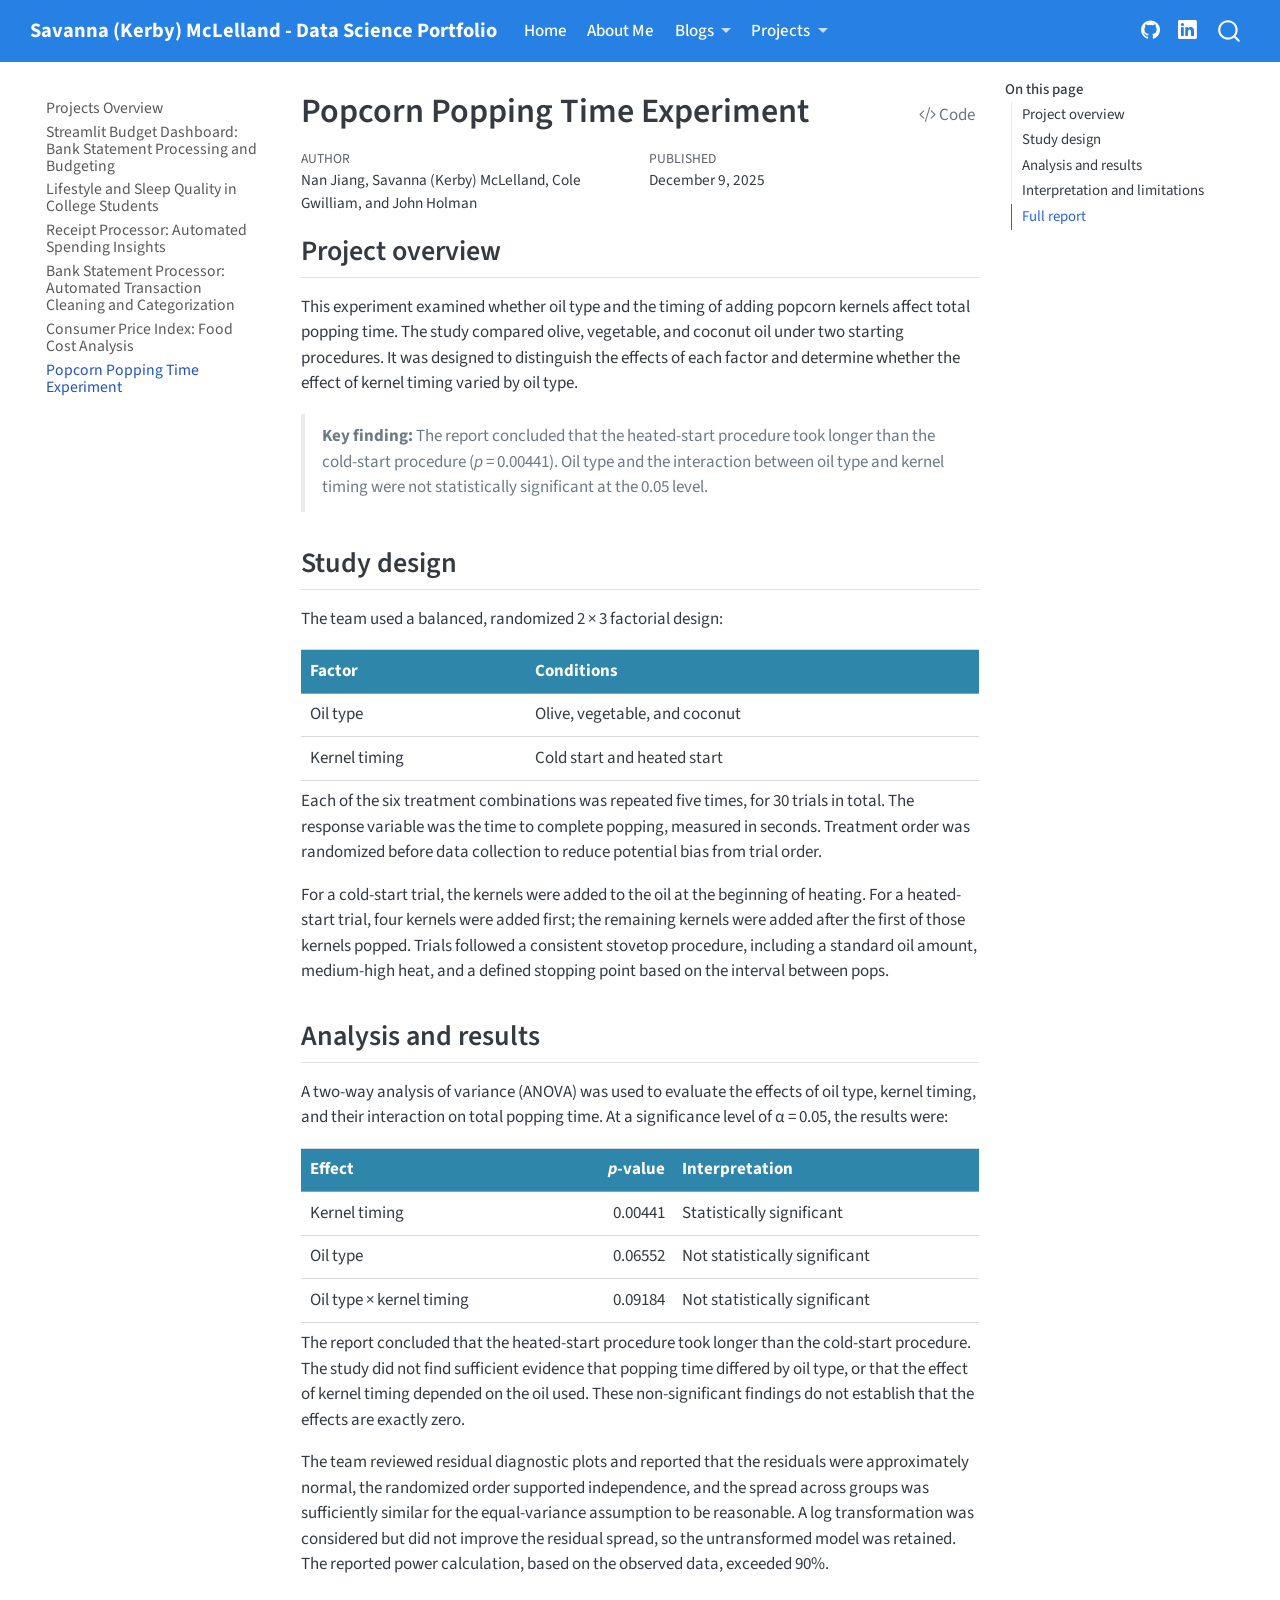
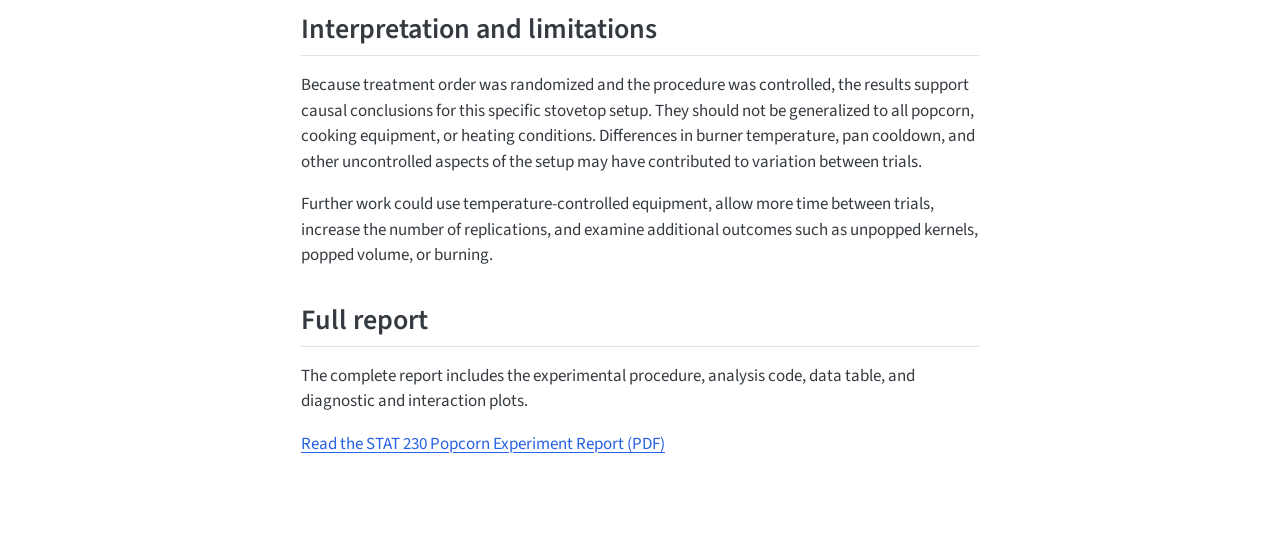
<file: docs/projects/popcorn-experiment.html>
<!DOCTYPE html>
<html xmlns="http://www.w3.org/1999/xhtml" lang="en" xml:lang="en"><head>

<meta charset="utf-8">
<meta name="generator" content="quarto-1.8.27">

<meta name="viewport" content="width=device-width, initial-scale=1.0, user-scalable=yes">

<meta name="author" content="Nan Jiang, Savanna (Kerby) McLelland, Cole Gwilliam, and John Holman">
<meta name="dcterms.date" content="2025-12-09">

<title>Popcorn Popping Time Experiment – Savanna (Kerby) McLelland - Data Science Portfolio</title>
<style>
code{white-space: pre-wrap;}
span.smallcaps{font-variant: small-caps;}
div.columns{display: flex; gap: min(4vw, 1.5em);}
div.column{flex: auto; overflow-x: auto;}
div.hanging-indent{margin-left: 1.5em; text-indent: -1.5em;}
ul.task-list{list-style: none;}
ul.task-list li input[type="checkbox"] {
  width: 0.8em;
  margin: 0 0.8em 0.2em -1em; /* quarto-specific, see https://github.com/quarto-dev/quarto-cli/issues/4556 */ 
  vertical-align: middle;
}
/* CSS for syntax highlighting */
html { -webkit-text-size-adjust: 100%; }
pre > code.sourceCode { white-space: pre; position: relative; }
pre > code.sourceCode > span { display: inline-block; line-height: 1.25; }
pre > code.sourceCode > span:empty { height: 1.2em; }
.sourceCode { overflow: visible; }
code.sourceCode > span { color: inherit; text-decoration: inherit; }
div.sourceCode { margin: 1em 0; }
pre.sourceCode { margin: 0; }
@media screen {
div.sourceCode { overflow: auto; }
}
@media print {
pre > code.sourceCode { white-space: pre-wrap; }
pre > code.sourceCode > span { text-indent: -5em; padding-left: 5em; }
}
pre.numberSource code
  { counter-reset: source-line 0; }
pre.numberSource code > span
  { position: relative; left: -4em; counter-increment: source-line; }
pre.numberSource code > span > a:first-child::before
  { content: counter(source-line);
    position: relative; left: -1em; text-align: right; vertical-align: baseline;
    border: none; display: inline-block;
    -webkit-touch-callout: none; -webkit-user-select: none;
    -khtml-user-select: none; -moz-user-select: none;
    -ms-user-select: none; user-select: none;
    padding: 0 4px; width: 4em;
  }
pre.numberSource { margin-left: 3em;  padding-left: 4px; }
div.sourceCode
  {   }
@media screen {
pre > code.sourceCode > span > a:first-child::before { text-decoration: underline; }
}
</style>


<script src="../site_libs/quarto-nav/quarto-nav.js"></script>
<script src="../site_libs/quarto-nav/headroom.min.js"></script>
<script src="../site_libs/clipboard/clipboard.min.js"></script>
<script src="../site_libs/quarto-search/autocomplete.umd.js"></script>
<script src="../site_libs/quarto-search/fuse.min.js"></script>
<script src="../site_libs/quarto-search/quarto-search.js"></script>
<meta name="quarto:offset" content="../">
<script src="../site_libs/quarto-html/quarto.js" type="module"></script>
<script src="../site_libs/quarto-html/tabsets/tabsets.js" type="module"></script>
<script src="../site_libs/quarto-html/axe/axe-check.js" type="module"></script>
<script src="../site_libs/quarto-html/popper.min.js"></script>
<script src="../site_libs/quarto-html/tippy.umd.min.js"></script>
<script src="../site_libs/quarto-html/anchor.min.js"></script>
<link href="../site_libs/quarto-html/tippy.css" rel="stylesheet">
<link href="../site_libs/quarto-html/quarto-syntax-highlighting-ed96de9b727972fe78a7b5d16c58bf87.css" rel="stylesheet" id="quarto-text-highlighting-styles">
<script src="../site_libs/bootstrap/bootstrap.min.js"></script>
<link href="../site_libs/bootstrap/bootstrap-icons.css" rel="stylesheet">
<link href="../site_libs/bootstrap/bootstrap-029b10fc0dc652dab2ec1ac156c1a037.min.css" rel="stylesheet" append-hash="true" id="quarto-bootstrap" data-mode="light">
<script id="quarto-search-options" type="application/json">{
  "location": "navbar",
  "copy-button": false,
  "collapse-after": 3,
  "panel-placement": "end",
  "type": "overlay",
  "limit": 50,
  "keyboard-shortcut": [
    "f",
    "/",
    "s"
  ],
  "show-item-context": false,
  "language": {
    "search-no-results-text": "No results",
    "search-matching-documents-text": "matching documents",
    "search-copy-link-title": "Copy link to search",
    "search-hide-matches-text": "Hide additional matches",
    "search-more-match-text": "more match in this document",
    "search-more-matches-text": "more matches in this document",
    "search-clear-button-title": "Clear",
    "search-text-placeholder": "",
    "search-detached-cancel-button-title": "Cancel",
    "search-submit-button-title": "Submit",
    "search-label": "Search"
  }
}</script>


<link rel="stylesheet" href="../styles.css">
</head>

<body class="nav-sidebar floating nav-fixed quarto-light">

<div id="quarto-search-results"></div>
  <header id="quarto-header" class="headroom fixed-top">
    <nav class="navbar navbar-expand-lg " data-bs-theme="dark">
      <div class="navbar-container container-fluid">
      <div class="navbar-brand-container mx-auto">
    <a class="navbar-brand" href="../index.html">
    <span class="navbar-title">Savanna (Kerby) McLelland - Data Science Portfolio</span>
    </a>
  </div>
            <div id="quarto-search" class="" title="Search"></div>
          <button class="navbar-toggler" type="button" data-bs-toggle="collapse" data-bs-target="#navbarCollapse" aria-controls="navbarCollapse" role="menu" aria-expanded="false" aria-label="Toggle navigation" onclick="if (window.quartoToggleHeadroom) { window.quartoToggleHeadroom(); }">
  <span class="navbar-toggler-icon"></span>
</button>
          <div class="collapse navbar-collapse" id="navbarCollapse">
            <ul class="navbar-nav navbar-nav-scroll me-auto">
  <li class="nav-item">
    <a class="nav-link" href="../index.html"> 
<span class="menu-text">Home</span></a>
  </li>  
  <li class="nav-item">
    <a class="nav-link" href="../about.html"> 
<span class="menu-text">About Me</span></a>
  </li>  
  <li class="nav-item dropdown ">
    <a class="nav-link dropdown-toggle" href="#" id="nav-menu-blogs" role="link" data-bs-toggle="dropdown" aria-expanded="false">
 <span class="menu-text">Blogs</span>
    </a>
    <ul class="dropdown-menu" aria-labelledby="nav-menu-blogs">    
        <li>
    <a class="dropdown-item" href="../blogs/tutorial.html">
 <span class="dropdown-text">RapidFuzz in Python</span></a>
  </li>  
        <li>
    <a class="dropdown-item" href="../blogs/data-acquisition.html">
 <span class="dropdown-text">Bank Statement Processing</span></a>
  </li>  
    </ul>
  </li>
  <li class="nav-item dropdown ">
    <a class="nav-link dropdown-toggle" href="#" id="nav-menu-projects" role="link" data-bs-toggle="dropdown" aria-expanded="false">
 <span class="menu-text">Projects</span>
    </a>
    <ul class="dropdown-menu" aria-labelledby="nav-menu-projects">    
        <li>
    <a class="dropdown-item" href="../projects/index.html">
 <span class="dropdown-text">All Projects</span></a>
  </li>  
        <li><hr class="dropdown-divider"></li>
        <li>
    <a class="dropdown-item" href="../projects/streamlit-budget-dashboard.html">
 <span class="dropdown-text">Streamlit Budget Dashboard</span></a>
  </li>  
        <li>
    <a class="dropdown-item" href="../projects/sleep-quality.html">
 <span class="dropdown-text">Sleep Quality Analysis</span></a>
  </li>  
        <li>
    <a class="dropdown-item" href="../projects/receipt-processor.html">
 <span class="dropdown-text">Receipt Processor</span></a>
  </li>  
        <li>
    <a class="dropdown-item" href="../projects/bank-statement-processor.html">
 <span class="dropdown-text">Bank Statement Processor</span></a>
  </li>  
        <li>
    <a class="dropdown-item" href="../projects/cpi-food-cost-analysis.html">
 <span class="dropdown-text">CPI Food Cost Analysis</span></a>
  </li>  
        <li>
    <a class="dropdown-item" href="../projects/popcorn-experiment.html">
 <span class="dropdown-text">Popcorn Experiment</span></a>
  </li>  
    </ul>
  </li>
</ul>
            <ul class="navbar-nav navbar-nav-scroll ms-auto">
  <li class="nav-item compact">
    <a class="nav-link" href="https://github.com/Xapamma"> <i class="bi bi-github" role="img">
</i> 
<span class="menu-text"></span></a>
  </li>  
  <li class="nav-item compact">
    <a class="nav-link" href="https://www.linkedin.com/in/savanna-mclelland-8178b7206"> <i class="bi bi-linkedin" role="img">
</i> 
<span class="menu-text"></span></a>
  </li>  
</ul>
          </div> <!-- /navcollapse -->
            <div class="quarto-navbar-tools">
</div>
      </div> <!-- /container-fluid -->
    </nav>
  <nav class="quarto-secondary-nav">
    <div class="container-fluid d-flex">
      <button type="button" class="quarto-btn-toggle btn" data-bs-toggle="collapse" role="button" data-bs-target=".quarto-sidebar-collapse-item" aria-controls="quarto-sidebar" aria-expanded="false" aria-label="Toggle sidebar navigation" onclick="if (window.quartoToggleHeadroom) { window.quartoToggleHeadroom(); }">
        <i class="bi bi-layout-text-sidebar-reverse"></i>
      </button>
        <nav class="quarto-page-breadcrumbs" aria-label="breadcrumb"><ol class="breadcrumb"><li class="breadcrumb-item"><a href="../projects/popcorn-experiment.html">Popcorn Popping Time Experiment</a></li></ol></nav>
        <a class="flex-grow-1" role="navigation" data-bs-toggle="collapse" data-bs-target=".quarto-sidebar-collapse-item" aria-controls="quarto-sidebar" aria-expanded="false" aria-label="Toggle sidebar navigation" onclick="if (window.quartoToggleHeadroom) { window.quartoToggleHeadroom(); }">      
        </a>
    </div>
  </nav>
</header>
<!-- content -->
<div id="quarto-content" class="quarto-container page-columns page-rows-contents page-layout-article page-navbar">
<!-- sidebar -->
  <nav id="quarto-sidebar" class="sidebar collapse collapse-horizontal quarto-sidebar-collapse-item sidebar-navigation floating overflow-auto">
    <div class="sidebar-menu-container"> 
    <ul class="list-unstyled mt-1">
        <li class="sidebar-item">
  <div class="sidebar-item-container"> 
  <a href="../projects/index.html" class="sidebar-item-text sidebar-link">
 <span class="menu-text">Projects Overview</span></a>
  </div>
</li>
        <li class="sidebar-item">
  <div class="sidebar-item-container"> 
  <a href="../projects/streamlit-budget-dashboard.html" class="sidebar-item-text sidebar-link">
 <span class="menu-text">Streamlit Budget Dashboard: Bank Statement Processing and Budgeting</span></a>
  </div>
</li>
        <li class="sidebar-item">
  <div class="sidebar-item-container"> 
  <a href="../projects/sleep-quality.html" class="sidebar-item-text sidebar-link">
 <span class="menu-text">Lifestyle and Sleep Quality in College Students</span></a>
  </div>
</li>
        <li class="sidebar-item">
  <div class="sidebar-item-container"> 
  <a href="../projects/receipt-processor.html" class="sidebar-item-text sidebar-link">
 <span class="menu-text">Receipt Processor: Automated Spending Insights</span></a>
  </div>
</li>
        <li class="sidebar-item">
  <div class="sidebar-item-container"> 
  <a href="../projects/bank-statement-processor.html" class="sidebar-item-text sidebar-link">
 <span class="menu-text">Bank Statement Processor: Automated Transaction Cleaning and Categorization</span></a>
  </div>
</li>
        <li class="sidebar-item">
  <div class="sidebar-item-container"> 
  <a href="../projects/cpi-food-cost-analysis.html" class="sidebar-item-text sidebar-link">
 <span class="menu-text">Consumer Price Index: Food Cost Analysis</span></a>
  </div>
</li>
        <li class="sidebar-item">
  <div class="sidebar-item-container"> 
  <a href="../projects/popcorn-experiment.html" class="sidebar-item-text sidebar-link active">
 <span class="menu-text">Popcorn Popping Time Experiment</span></a>
  </div>
</li>
    </ul>
    </div>
</nav>
<div id="quarto-sidebar-glass" class="quarto-sidebar-collapse-item" data-bs-toggle="collapse" data-bs-target=".quarto-sidebar-collapse-item"></div>
<!-- margin-sidebar -->
    <div id="quarto-margin-sidebar" class="sidebar margin-sidebar">
        <nav id="TOC" role="doc-toc" class="toc-active">
    <h2 id="toc-title">On this page</h2>
   
  <ul>
  <li><a href="#project-overview" id="toc-project-overview" class="nav-link active" data-scroll-target="#project-overview">Project overview</a></li>
  <li><a href="#study-design" id="toc-study-design" class="nav-link" data-scroll-target="#study-design">Study design</a></li>
  <li><a href="#analysis-and-results" id="toc-analysis-and-results" class="nav-link" data-scroll-target="#analysis-and-results">Analysis and results</a></li>
  <li><a href="#interpretation-and-limitations" id="toc-interpretation-and-limitations" class="nav-link" data-scroll-target="#interpretation-and-limitations">Interpretation and limitations</a></li>
  <li><a href="#full-report" id="toc-full-report" class="nav-link" data-scroll-target="#full-report">Full report</a></li>
  </ul>
</nav>
    </div>
<!-- main -->
<main class="content" id="quarto-document-content">

<header id="title-block-header" class="quarto-title-block default">
<div class="quarto-title">
<div class="quarto-title-block"><div><h1 class="title">Popcorn Popping Time Experiment</h1><button type="button" class="btn code-tools-button" id="quarto-code-tools-source"><i class="bi"></i> Code</button></div></div>
</div>



<div class="quarto-title-meta">

    <div>
    <div class="quarto-title-meta-heading">Author</div>
    <div class="quarto-title-meta-contents">
             <p>Nan Jiang, Savanna (Kerby) McLelland, Cole Gwilliam, and John Holman </p>
          </div>
  </div>
    
    <div>
    <div class="quarto-title-meta-heading">Published</div>
    <div class="quarto-title-meta-contents">
      <p class="date">December 9, 2025</p>
    </div>
  </div>
  
    
  </div>
  


</header>


<section id="project-overview" class="level2">
<h2 class="anchored" data-anchor-id="project-overview">Project overview</h2>
<p>This experiment examined whether oil type and the timing of adding popcorn kernels affect total popping time. The study compared olive, vegetable, and coconut oil under two starting procedures. It was designed to distinguish the effects of each factor and determine whether the effect of kernel timing varied by oil type.</p>
<blockquote class="blockquote">
<p><strong>Key finding:</strong> The report concluded that the heated-start procedure took longer than the cold-start procedure (<em>p</em> = 0.00441). Oil type and the interaction between oil type and kernel timing were not statistically significant at the 0.05 level.</p>
</blockquote>
</section>
<section id="study-design" class="level2">
<h2 class="anchored" data-anchor-id="study-design">Study design</h2>
<p>The team used a balanced, randomized 2 × 3 factorial design:</p>
<table class="caption-top table">
<thead>
<tr class="header">
<th>Factor</th>
<th>Conditions</th>
</tr>
</thead>
<tbody>
<tr class="odd">
<td>Oil type</td>
<td>Olive, vegetable, and coconut</td>
</tr>
<tr class="even">
<td>Kernel timing</td>
<td>Cold start and heated start</td>
</tr>
</tbody>
</table>
<p>Each of the six treatment combinations was repeated five times, for 30 trials in total. The response variable was the time to complete popping, measured in seconds. Treatment order was randomized before data collection to reduce potential bias from trial order.</p>
<p>For a cold-start trial, the kernels were added to the oil at the beginning of heating. For a heated-start trial, four kernels were added first; the remaining kernels were added after the first of those kernels popped. Trials followed a consistent stovetop procedure, including a standard oil amount, medium-high heat, and a defined stopping point based on the interval between pops.</p>
</section>
<section id="analysis-and-results" class="level2">
<h2 class="anchored" data-anchor-id="analysis-and-results">Analysis and results</h2>
<p>A two-way analysis of variance (ANOVA) was used to evaluate the effects of oil type, kernel timing, and their interaction on total popping time. At a significance level of α = 0.05, the results were:</p>
<table class="caption-top table">
<thead>
<tr class="header">
<th>Effect</th>
<th style="text-align: right;"><em>p</em>-value</th>
<th>Interpretation</th>
</tr>
</thead>
<tbody>
<tr class="odd">
<td>Kernel timing</td>
<td style="text-align: right;">0.00441</td>
<td>Statistically significant</td>
</tr>
<tr class="even">
<td>Oil type</td>
<td style="text-align: right;">0.06552</td>
<td>Not statistically significant</td>
</tr>
<tr class="odd">
<td>Oil type × kernel timing</td>
<td style="text-align: right;">0.09184</td>
<td>Not statistically significant</td>
</tr>
</tbody>
</table>
<p>The report concluded that the heated-start procedure took longer than the cold-start procedure. The study did not find sufficient evidence that popping time differed by oil type, or that the effect of kernel timing depended on the oil used. These non-significant findings do not establish that the effects are exactly zero.</p>
<p>The team reviewed residual diagnostic plots and reported that the residuals were approximately normal, the randomized order supported independence, and the spread across groups was sufficiently similar for the equal-variance assumption to be reasonable. A log transformation was considered but did not improve the residual spread, so the untransformed model was retained. The reported power calculation, based on the observed data, exceeded 90%.</p>
</section>
<section id="interpretation-and-limitations" class="level2">
<h2 class="anchored" data-anchor-id="interpretation-and-limitations">Interpretation and limitations</h2>
<p>Because treatment order was randomized and the procedure was controlled, the results support causal conclusions for this specific stovetop setup. They should not be generalized to all popcorn, cooking equipment, or heating conditions. Differences in burner temperature, pan cooldown, and other uncontrolled aspects of the setup may have contributed to variation between trials.</p>
<p>Further work could use temperature-controlled equipment, allow more time between trials, increase the number of replications, and examine additional outcomes such as unpopped kernels, popped volume, or burning.</p>
</section>
<section id="full-report" class="level2">
<h2 class="anchored" data-anchor-id="full-report">Full report</h2>
<p>The complete report includes the experimental procedure, analysis code, data table, and diagnostic and interaction plots.</p>
<p><a href="../STAT 230 — Popcorn Experiment Report.pdf">Read the STAT 230 Popcorn Experiment Report (PDF)</a></p>


<!-- -->

</section>

</main> <!-- /main -->
<script id="quarto-html-after-body" type="application/javascript">
  window.document.addEventListener("DOMContentLoaded", function (event) {
    const icon = "";
    const anchorJS = new window.AnchorJS();
    anchorJS.options = {
      placement: 'right',
      icon: icon
    };
    anchorJS.add('.anchored');
    const isCodeAnnotation = (el) => {
      for (const clz of el.classList) {
        if (clz.startsWith('code-annotation-')) {                     
          return true;
        }
      }
      return false;
    }
    const onCopySuccess = function(e) {
      // button target
      const button = e.trigger;
      // don't keep focus
      button.blur();
      // flash "checked"
      button.classList.add('code-copy-button-checked');
      var currentTitle = button.getAttribute("title");
      button.setAttribute("title", "Copied!");
      let tooltip;
      if (window.bootstrap) {
        button.setAttribute("data-bs-toggle", "tooltip");
        button.setAttribute("data-bs-placement", "left");
        button.setAttribute("data-bs-title", "Copied!");
        tooltip = new bootstrap.Tooltip(button, 
          { trigger: "manual", 
            customClass: "code-copy-button-tooltip",
            offset: [0, -8]});
        tooltip.show();    
      }
      setTimeout(function() {
        if (tooltip) {
          tooltip.hide();
          button.removeAttribute("data-bs-title");
          button.removeAttribute("data-bs-toggle");
          button.removeAttribute("data-bs-placement");
        }
        button.setAttribute("title", currentTitle);
        button.classList.remove('code-copy-button-checked');
      }, 1000);
      // clear code selection
      e.clearSelection();
    }
    const getTextToCopy = function(trigger) {
      const outerScaffold = trigger.parentElement.cloneNode(true);
      const codeEl = outerScaffold.querySelector('code');
      for (const childEl of codeEl.children) {
        if (isCodeAnnotation(childEl)) {
          childEl.remove();
        }
      }
      return codeEl.innerText;
    }
    const clipboard = new window.ClipboardJS('.code-copy-button:not([data-in-quarto-modal])', {
      text: getTextToCopy
    });
    clipboard.on('success', onCopySuccess);
    if (window.document.getElementById('quarto-embedded-source-code-modal')) {
      const clipboardModal = new window.ClipboardJS('.code-copy-button[data-in-quarto-modal]', {
        text: getTextToCopy,
        container: window.document.getElementById('quarto-embedded-source-code-modal')
      });
      clipboardModal.on('success', onCopySuccess);
    }
    const viewSource = window.document.getElementById('quarto-view-source') ||
                       window.document.getElementById('quarto-code-tools-source');
    if (viewSource) {
      const sourceUrl = viewSource.getAttribute("data-quarto-source-url");
      viewSource.addEventListener("click", function(e) {
        if (sourceUrl) {
          // rstudio viewer pane
          if (/\bcapabilities=\b/.test(window.location)) {
            window.open(sourceUrl);
          } else {
            window.location.href = sourceUrl;
          }
        } else {
          const modal = new bootstrap.Modal(document.getElementById('quarto-embedded-source-code-modal'));
          modal.show();
        }
        return false;
      });
    }
    function toggleCodeHandler(show) {
      return function(e) {
        const detailsSrc = window.document.querySelectorAll(".cell > details > .sourceCode");
        for (let i=0; i<detailsSrc.length; i++) {
          const details = detailsSrc[i].parentElement;
          if (show) {
            details.open = true;
          } else {
            details.removeAttribute("open");
          }
        }
        const cellCodeDivs = window.document.querySelectorAll(".cell > .sourceCode");
        const fromCls = show ? "hidden" : "unhidden";
        const toCls = show ? "unhidden" : "hidden";
        for (let i=0; i<cellCodeDivs.length; i++) {
          const codeDiv = cellCodeDivs[i];
          if (codeDiv.classList.contains(fromCls)) {
            codeDiv.classList.remove(fromCls);
            codeDiv.classList.add(toCls);
          } 
        }
        return false;
      }
    }
    const hideAllCode = window.document.getElementById("quarto-hide-all-code");
    if (hideAllCode) {
      hideAllCode.addEventListener("click", toggleCodeHandler(false));
    }
    const showAllCode = window.document.getElementById("quarto-show-all-code");
    if (showAllCode) {
      showAllCode.addEventListener("click", toggleCodeHandler(true));
    }
      var localhostRegex = new RegExp(/^(?:http|https):\/\/localhost\:?[0-9]*\//);
      var mailtoRegex = new RegExp(/^mailto:/);
        var filterRegex = new RegExp('/' + window.location.host + '/');
      var isInternal = (href) => {
          return filterRegex.test(href) || localhostRegex.test(href) || mailtoRegex.test(href);
      }
      // Inspect non-navigation links and adorn them if external
     var links = window.document.querySelectorAll('a[href]:not(.nav-link):not(.navbar-brand):not(.toc-action):not(.sidebar-link):not(.sidebar-item-toggle):not(.pagination-link):not(.no-external):not([aria-hidden]):not(.dropdown-item):not(.quarto-navigation-tool):not(.about-link)');
      for (var i=0; i<links.length; i++) {
        const link = links[i];
        if (!isInternal(link.href)) {
          // undo the damage that might have been done by quarto-nav.js in the case of
          // links that we want to consider external
          if (link.dataset.originalHref !== undefined) {
            link.href = link.dataset.originalHref;
          }
        }
      }
    function tippyHover(el, contentFn, onTriggerFn, onUntriggerFn) {
      const config = {
        allowHTML: true,
        maxWidth: 500,
        delay: 100,
        arrow: false,
        appendTo: function(el) {
            return el.parentElement;
        },
        interactive: true,
        interactiveBorder: 10,
        theme: 'quarto',
        placement: 'bottom-start',
      };
      if (contentFn) {
        config.content = contentFn;
      }
      if (onTriggerFn) {
        config.onTrigger = onTriggerFn;
      }
      if (onUntriggerFn) {
        config.onUntrigger = onUntriggerFn;
      }
      window.tippy(el, config); 
    }
    const noterefs = window.document.querySelectorAll('a[role="doc-noteref"]');
    for (var i=0; i<noterefs.length; i++) {
      const ref = noterefs[i];
      tippyHover(ref, function() {
        // use id or data attribute instead here
        let href = ref.getAttribute('data-footnote-href') || ref.getAttribute('href');
        try { href = new URL(href).hash; } catch {}
        const id = href.replace(/^#\/?/, "");
        const note = window.document.getElementById(id);
        if (note) {
          return note.innerHTML;
        } else {
          return "";
        }
      });
    }
    const xrefs = window.document.querySelectorAll('a.quarto-xref');
    const processXRef = (id, note) => {
      // Strip column container classes
      const stripColumnClz = (el) => {
        el.classList.remove("page-full", "page-columns");
        if (el.children) {
          for (const child of el.children) {
            stripColumnClz(child);
          }
        }
      }
      stripColumnClz(note)
      if (id === null || id.startsWith('sec-')) {
        // Special case sections, only their first couple elements
        const container = document.createElement("div");
        if (note.children && note.children.length > 2) {
          container.appendChild(note.children[0].cloneNode(true));
          for (let i = 1; i < note.children.length; i++) {
            const child = note.children[i];
            if (child.tagName === "P" && child.innerText === "") {
              continue;
            } else {
              container.appendChild(child.cloneNode(true));
              break;
            }
          }
          if (window.Quarto?.typesetMath) {
            window.Quarto.typesetMath(container);
          }
          return container.innerHTML
        } else {
          if (window.Quarto?.typesetMath) {
            window.Quarto.typesetMath(note);
          }
          return note.innerHTML;
        }
      } else {
        // Remove any anchor links if they are present
        const anchorLink = note.querySelector('a.anchorjs-link');
        if (anchorLink) {
          anchorLink.remove();
        }
        if (window.Quarto?.typesetMath) {
          window.Quarto.typesetMath(note);
        }
        if (note.classList.contains("callout")) {
          return note.outerHTML;
        } else {
          return note.innerHTML;
        }
      }
    }
    for (var i=0; i<xrefs.length; i++) {
      const xref = xrefs[i];
      tippyHover(xref, undefined, function(instance) {
        instance.disable();
        let url = xref.getAttribute('href');
        let hash = undefined; 
        if (url.startsWith('#')) {
          hash = url;
        } else {
          try { hash = new URL(url).hash; } catch {}
        }
        if (hash) {
          const id = hash.replace(/^#\/?/, "");
          const note = window.document.getElementById(id);
          if (note !== null) {
            try {
              const html = processXRef(id, note.cloneNode(true));
              instance.setContent(html);
            } finally {
              instance.enable();
              instance.show();
            }
          } else {
            // See if we can fetch this
            fetch(url.split('#')[0])
            .then(res => res.text())
            .then(html => {
              const parser = new DOMParser();
              const htmlDoc = parser.parseFromString(html, "text/html");
              const note = htmlDoc.getElementById(id);
              if (note !== null) {
                const html = processXRef(id, note);
                instance.setContent(html);
              } 
            }).finally(() => {
              instance.enable();
              instance.show();
            });
          }
        } else {
          // See if we can fetch a full url (with no hash to target)
          // This is a special case and we should probably do some content thinning / targeting
          fetch(url)
          .then(res => res.text())
          .then(html => {
            const parser = new DOMParser();
            const htmlDoc = parser.parseFromString(html, "text/html");
            const note = htmlDoc.querySelector('main.content');
            if (note !== null) {
              // This should only happen for chapter cross references
              // (since there is no id in the URL)
              // remove the first header
              if (note.children.length > 0 && note.children[0].tagName === "HEADER") {
                note.children[0].remove();
              }
              const html = processXRef(null, note);
              instance.setContent(html);
            } 
          }).finally(() => {
            instance.enable();
            instance.show();
          });
        }
      }, function(instance) {
      });
    }
        let selectedAnnoteEl;
        const selectorForAnnotation = ( cell, annotation) => {
          let cellAttr = 'data-code-cell="' + cell + '"';
          let lineAttr = 'data-code-annotation="' +  annotation + '"';
          const selector = 'span[' + cellAttr + '][' + lineAttr + ']';
          return selector;
        }
        const selectCodeLines = (annoteEl) => {
          const doc = window.document;
          const targetCell = annoteEl.getAttribute("data-target-cell");
          const targetAnnotation = annoteEl.getAttribute("data-target-annotation");
          const annoteSpan = window.document.querySelector(selectorForAnnotation(targetCell, targetAnnotation));
          const lines = annoteSpan.getAttribute("data-code-lines").split(",");
          const lineIds = lines.map((line) => {
            return targetCell + "-" + line;
          })
          let top = null;
          let height = null;
          let parent = null;
          if (lineIds.length > 0) {
              //compute the position of the single el (top and bottom and make a div)
              const el = window.document.getElementById(lineIds[0]);
              top = el.offsetTop;
              height = el.offsetHeight;
              parent = el.parentElement.parentElement;
            if (lineIds.length > 1) {
              const lastEl = window.document.getElementById(lineIds[lineIds.length - 1]);
              const bottom = lastEl.offsetTop + lastEl.offsetHeight;
              height = bottom - top;
            }
            if (top !== null && height !== null && parent !== null) {
              // cook up a div (if necessary) and position it 
              let div = window.document.getElementById("code-annotation-line-highlight");
              if (div === null) {
                div = window.document.createElement("div");
                div.setAttribute("id", "code-annotation-line-highlight");
                div.style.position = 'absolute';
                parent.appendChild(div);
              }
              div.style.top = top - 2 + "px";
              div.style.height = height + 4 + "px";
              div.style.left = 0;
              let gutterDiv = window.document.getElementById("code-annotation-line-highlight-gutter");
              if (gutterDiv === null) {
                gutterDiv = window.document.createElement("div");
                gutterDiv.setAttribute("id", "code-annotation-line-highlight-gutter");
                gutterDiv.style.position = 'absolute';
                const codeCell = window.document.getElementById(targetCell);
                const gutter = codeCell.querySelector('.code-annotation-gutter');
                gutter.appendChild(gutterDiv);
              }
              gutterDiv.style.top = top - 2 + "px";
              gutterDiv.style.height = height + 4 + "px";
            }
            selectedAnnoteEl = annoteEl;
          }
        };
        const unselectCodeLines = () => {
          const elementsIds = ["code-annotation-line-highlight", "code-annotation-line-highlight-gutter"];
          elementsIds.forEach((elId) => {
            const div = window.document.getElementById(elId);
            if (div) {
              div.remove();
            }
          });
          selectedAnnoteEl = undefined;
        };
          // Handle positioning of the toggle
      window.addEventListener(
        "resize",
        throttle(() => {
          elRect = undefined;
          if (selectedAnnoteEl) {
            selectCodeLines(selectedAnnoteEl);
          }
        }, 10)
      );
      function throttle(fn, ms) {
      let throttle = false;
      let timer;
        return (...args) => {
          if(!throttle) { // first call gets through
              fn.apply(this, args);
              throttle = true;
          } else { // all the others get throttled
              if(timer) clearTimeout(timer); // cancel #2
              timer = setTimeout(() => {
                fn.apply(this, args);
                timer = throttle = false;
              }, ms);
          }
        };
      }
        // Attach click handler to the DT
        const annoteDls = window.document.querySelectorAll('dt[data-target-cell]');
        for (const annoteDlNode of annoteDls) {
          annoteDlNode.addEventListener('click', (event) => {
            const clickedEl = event.target;
            if (clickedEl !== selectedAnnoteEl) {
              unselectCodeLines();
              const activeEl = window.document.querySelector('dt[data-target-cell].code-annotation-active');
              if (activeEl) {
                activeEl.classList.remove('code-annotation-active');
              }
              selectCodeLines(clickedEl);
              clickedEl.classList.add('code-annotation-active');
            } else {
              // Unselect the line
              unselectCodeLines();
              clickedEl.classList.remove('code-annotation-active');
            }
          });
        }
    const findCites = (el) => {
      const parentEl = el.parentElement;
      if (parentEl) {
        const cites = parentEl.dataset.cites;
        if (cites) {
          return {
            el,
            cites: cites.split(' ')
          };
        } else {
          return findCites(el.parentElement)
        }
      } else {
        return undefined;
      }
    };
    var bibliorefs = window.document.querySelectorAll('a[role="doc-biblioref"]');
    for (var i=0; i<bibliorefs.length; i++) {
      const ref = bibliorefs[i];
      const citeInfo = findCites(ref);
      if (citeInfo) {
        tippyHover(citeInfo.el, function() {
          var popup = window.document.createElement('div');
          citeInfo.cites.forEach(function(cite) {
            var citeDiv = window.document.createElement('div');
            citeDiv.classList.add('hanging-indent');
            citeDiv.classList.add('csl-entry');
            var biblioDiv = window.document.getElementById('ref-' + cite);
            if (biblioDiv) {
              citeDiv.innerHTML = biblioDiv.innerHTML;
            }
            popup.appendChild(citeDiv);
          });
          return popup.innerHTML;
        });
      }
    }
  });
  </script><div class="modal fade" id="quarto-embedded-source-code-modal" tabindex="-1" aria-labelledby="quarto-embedded-source-code-modal-label" aria-hidden="true"><div class="modal-dialog modal-dialog-scrollable"><div class="modal-content"><div class="modal-header"><h5 class="modal-title" id="quarto-embedded-source-code-modal-label">Source Code</h5><button class="btn-close" data-bs-dismiss="modal"></button></div><div class="modal-body"><div class="">
<div class="code-copy-outer-scaffold"><div class="sourceCode" id="cb1" data-shortcodes="false"><pre class="sourceCode markdown code-with-copy"><code class="sourceCode markdown"><span id="cb1-1"><a href="#cb1-1" aria-hidden="true" tabindex="-1"></a><span class="co">---</span></span>
<span id="cb1-2"><a href="#cb1-2" aria-hidden="true" tabindex="-1"></a><span class="an">title:</span><span class="co"> "Popcorn Popping Time Experiment"</span></span>
<span id="cb1-3"><a href="#cb1-3" aria-hidden="true" tabindex="-1"></a><span class="an">author:</span><span class="co"> "Nan Jiang, Savanna (Kerby) McLelland, Cole Gwilliam, and John Holman"</span></span>
<span id="cb1-4"><a href="#cb1-4" aria-hidden="true" tabindex="-1"></a><span class="an">date:</span><span class="co"> "2025-12-09"</span></span>
<span id="cb1-5"><a href="#cb1-5" aria-hidden="true" tabindex="-1"></a><span class="an">format:</span></span>
<span id="cb1-6"><a href="#cb1-6" aria-hidden="true" tabindex="-1"></a><span class="co">  html:</span></span>
<span id="cb1-7"><a href="#cb1-7" aria-hidden="true" tabindex="-1"></a><span class="co">    toc: true</span></span>
<span id="cb1-8"><a href="#cb1-8" aria-hidden="true" tabindex="-1"></a><span class="co">---</span></span>
<span id="cb1-9"><a href="#cb1-9" aria-hidden="true" tabindex="-1"></a></span>
<span id="cb1-10"><a href="#cb1-10" aria-hidden="true" tabindex="-1"></a><span class="fu">## Project overview</span></span>
<span id="cb1-11"><a href="#cb1-11" aria-hidden="true" tabindex="-1"></a></span>
<span id="cb1-12"><a href="#cb1-12" aria-hidden="true" tabindex="-1"></a>This experiment examined whether oil type and the timing of adding popcorn</span>
<span id="cb1-13"><a href="#cb1-13" aria-hidden="true" tabindex="-1"></a>kernels affect total popping time. The study compared olive, vegetable, and</span>
<span id="cb1-14"><a href="#cb1-14" aria-hidden="true" tabindex="-1"></a>coconut oil under two starting procedures. It was designed to distinguish the</span>
<span id="cb1-15"><a href="#cb1-15" aria-hidden="true" tabindex="-1"></a>effects of each factor and determine whether the effect of kernel timing varied</span>
<span id="cb1-16"><a href="#cb1-16" aria-hidden="true" tabindex="-1"></a>by oil type.</span>
<span id="cb1-17"><a href="#cb1-17" aria-hidden="true" tabindex="-1"></a></span>
<span id="cb1-18"><a href="#cb1-18" aria-hidden="true" tabindex="-1"></a><span class="at">&gt; **Key finding:** The report concluded that the heated-start procedure took</span></span>
<span id="cb1-19"><a href="#cb1-19" aria-hidden="true" tabindex="-1"></a><span class="at">&gt; longer than the cold-start procedure (*p* = 0.00441). Oil type and the</span></span>
<span id="cb1-20"><a href="#cb1-20" aria-hidden="true" tabindex="-1"></a><span class="at">&gt; interaction between oil type and kernel timing were not statistically</span></span>
<span id="cb1-21"><a href="#cb1-21" aria-hidden="true" tabindex="-1"></a><span class="at">&gt; significant at the 0.05 level.</span></span>
<span id="cb1-22"><a href="#cb1-22" aria-hidden="true" tabindex="-1"></a></span>
<span id="cb1-23"><a href="#cb1-23" aria-hidden="true" tabindex="-1"></a><span class="fu">## Study design</span></span>
<span id="cb1-24"><a href="#cb1-24" aria-hidden="true" tabindex="-1"></a></span>
<span id="cb1-25"><a href="#cb1-25" aria-hidden="true" tabindex="-1"></a>The team used a balanced, randomized 2 × 3 factorial design:</span>
<span id="cb1-26"><a href="#cb1-26" aria-hidden="true" tabindex="-1"></a></span>
<span id="cb1-27"><a href="#cb1-27" aria-hidden="true" tabindex="-1"></a><span class="pp">|</span> Factor <span class="pp">|</span> Conditions <span class="pp">|</span></span>
<span id="cb1-28"><a href="#cb1-28" aria-hidden="true" tabindex="-1"></a><span class="pp">| ---</span> <span class="pp">| ---</span> <span class="pp">|</span></span>
<span id="cb1-29"><a href="#cb1-29" aria-hidden="true" tabindex="-1"></a><span class="pp">|</span> Oil type <span class="pp">|</span> Olive, vegetable, and coconut <span class="pp">|</span></span>
<span id="cb1-30"><a href="#cb1-30" aria-hidden="true" tabindex="-1"></a><span class="pp">|</span> Kernel timing <span class="pp">|</span> Cold start and heated start <span class="pp">|</span></span>
<span id="cb1-31"><a href="#cb1-31" aria-hidden="true" tabindex="-1"></a></span>
<span id="cb1-32"><a href="#cb1-32" aria-hidden="true" tabindex="-1"></a>Each of the six treatment combinations was repeated five times, for 30 trials</span>
<span id="cb1-33"><a href="#cb1-33" aria-hidden="true" tabindex="-1"></a>in total. The response variable was the time to complete popping, measured in</span>
<span id="cb1-34"><a href="#cb1-34" aria-hidden="true" tabindex="-1"></a>seconds. Treatment order was randomized before data collection to reduce</span>
<span id="cb1-35"><a href="#cb1-35" aria-hidden="true" tabindex="-1"></a>potential bias from trial order.</span>
<span id="cb1-36"><a href="#cb1-36" aria-hidden="true" tabindex="-1"></a></span>
<span id="cb1-37"><a href="#cb1-37" aria-hidden="true" tabindex="-1"></a>For a cold-start trial, the kernels were added to the oil at the beginning of</span>
<span id="cb1-38"><a href="#cb1-38" aria-hidden="true" tabindex="-1"></a>heating. For a heated-start trial, four kernels were added first; the remaining</span>
<span id="cb1-39"><a href="#cb1-39" aria-hidden="true" tabindex="-1"></a>kernels were added after the first of those kernels popped. Trials followed a</span>
<span id="cb1-40"><a href="#cb1-40" aria-hidden="true" tabindex="-1"></a>consistent stovetop procedure, including a standard oil amount, medium-high</span>
<span id="cb1-41"><a href="#cb1-41" aria-hidden="true" tabindex="-1"></a>heat, and a defined stopping point based on the interval between pops.</span>
<span id="cb1-42"><a href="#cb1-42" aria-hidden="true" tabindex="-1"></a></span>
<span id="cb1-43"><a href="#cb1-43" aria-hidden="true" tabindex="-1"></a><span class="fu">## Analysis and results</span></span>
<span id="cb1-44"><a href="#cb1-44" aria-hidden="true" tabindex="-1"></a></span>
<span id="cb1-45"><a href="#cb1-45" aria-hidden="true" tabindex="-1"></a>A two-way analysis of variance (ANOVA) was used to evaluate the effects of oil</span>
<span id="cb1-46"><a href="#cb1-46" aria-hidden="true" tabindex="-1"></a>type, kernel timing, and their interaction on total popping time. At a</span>
<span id="cb1-47"><a href="#cb1-47" aria-hidden="true" tabindex="-1"></a>significance level of α = 0.05, the results were:</span>
<span id="cb1-48"><a href="#cb1-48" aria-hidden="true" tabindex="-1"></a></span>
<span id="cb1-49"><a href="#cb1-49" aria-hidden="true" tabindex="-1"></a><span class="pp">|</span> Effect <span class="pp">|</span> *p*-value <span class="pp">|</span> Interpretation <span class="pp">|</span></span>
<span id="cb1-50"><a href="#cb1-50" aria-hidden="true" tabindex="-1"></a><span class="pp">| ---</span> <span class="pp">| ---:</span> <span class="pp">| ---</span> <span class="pp">|</span></span>
<span id="cb1-51"><a href="#cb1-51" aria-hidden="true" tabindex="-1"></a><span class="pp">|</span> Kernel timing <span class="pp">|</span> 0.00441 <span class="pp">|</span> Statistically significant <span class="pp">|</span></span>
<span id="cb1-52"><a href="#cb1-52" aria-hidden="true" tabindex="-1"></a><span class="pp">|</span> Oil type <span class="pp">|</span> 0.06552 <span class="pp">|</span> Not statistically significant <span class="pp">|</span></span>
<span id="cb1-53"><a href="#cb1-53" aria-hidden="true" tabindex="-1"></a><span class="pp">|</span> Oil type × kernel timing <span class="pp">|</span> 0.09184 <span class="pp">|</span> Not statistically significant <span class="pp">|</span></span>
<span id="cb1-54"><a href="#cb1-54" aria-hidden="true" tabindex="-1"></a></span>
<span id="cb1-55"><a href="#cb1-55" aria-hidden="true" tabindex="-1"></a>The report concluded that the heated-start procedure took longer than the</span>
<span id="cb1-56"><a href="#cb1-56" aria-hidden="true" tabindex="-1"></a>cold-start procedure. The study did not find sufficient evidence that popping</span>
<span id="cb1-57"><a href="#cb1-57" aria-hidden="true" tabindex="-1"></a>time differed by oil type, or that the effect of kernel timing depended on the</span>
<span id="cb1-58"><a href="#cb1-58" aria-hidden="true" tabindex="-1"></a>oil used. These non-significant findings do not establish that the effects are</span>
<span id="cb1-59"><a href="#cb1-59" aria-hidden="true" tabindex="-1"></a>exactly zero.</span>
<span id="cb1-60"><a href="#cb1-60" aria-hidden="true" tabindex="-1"></a></span>
<span id="cb1-61"><a href="#cb1-61" aria-hidden="true" tabindex="-1"></a>The team reviewed residual diagnostic plots and reported that the residuals</span>
<span id="cb1-62"><a href="#cb1-62" aria-hidden="true" tabindex="-1"></a>were approximately normal, the randomized order supported independence, and</span>
<span id="cb1-63"><a href="#cb1-63" aria-hidden="true" tabindex="-1"></a>the spread across groups was sufficiently similar for the equal-variance</span>
<span id="cb1-64"><a href="#cb1-64" aria-hidden="true" tabindex="-1"></a>assumption to be reasonable. A log transformation was considered but did not</span>
<span id="cb1-65"><a href="#cb1-65" aria-hidden="true" tabindex="-1"></a>improve the residual spread, so the untransformed model was retained. The</span>
<span id="cb1-66"><a href="#cb1-66" aria-hidden="true" tabindex="-1"></a>reported power calculation, based on the observed data, exceeded 90%.</span>
<span id="cb1-67"><a href="#cb1-67" aria-hidden="true" tabindex="-1"></a></span>
<span id="cb1-68"><a href="#cb1-68" aria-hidden="true" tabindex="-1"></a><span class="fu">## Interpretation and limitations</span></span>
<span id="cb1-69"><a href="#cb1-69" aria-hidden="true" tabindex="-1"></a></span>
<span id="cb1-70"><a href="#cb1-70" aria-hidden="true" tabindex="-1"></a>Because treatment order was randomized and the procedure was controlled, the</span>
<span id="cb1-71"><a href="#cb1-71" aria-hidden="true" tabindex="-1"></a>results support causal conclusions for this specific stovetop setup. They</span>
<span id="cb1-72"><a href="#cb1-72" aria-hidden="true" tabindex="-1"></a>should not be generalized to all popcorn, cooking equipment, or heating</span>
<span id="cb1-73"><a href="#cb1-73" aria-hidden="true" tabindex="-1"></a>conditions. Differences in burner temperature, pan cooldown, and other</span>
<span id="cb1-74"><a href="#cb1-74" aria-hidden="true" tabindex="-1"></a>uncontrolled aspects of the setup may have contributed to variation between</span>
<span id="cb1-75"><a href="#cb1-75" aria-hidden="true" tabindex="-1"></a>trials.</span>
<span id="cb1-76"><a href="#cb1-76" aria-hidden="true" tabindex="-1"></a></span>
<span id="cb1-77"><a href="#cb1-77" aria-hidden="true" tabindex="-1"></a>Further work could use temperature-controlled equipment, allow more time</span>
<span id="cb1-78"><a href="#cb1-78" aria-hidden="true" tabindex="-1"></a>between trials, increase the number of replications, and examine additional</span>
<span id="cb1-79"><a href="#cb1-79" aria-hidden="true" tabindex="-1"></a>outcomes such as unpopped kernels, popped volume, or burning.</span>
<span id="cb1-80"><a href="#cb1-80" aria-hidden="true" tabindex="-1"></a></span>
<span id="cb1-81"><a href="#cb1-81" aria-hidden="true" tabindex="-1"></a><span class="fu">## Full report</span></span>
<span id="cb1-82"><a href="#cb1-82" aria-hidden="true" tabindex="-1"></a></span>
<span id="cb1-83"><a href="#cb1-83" aria-hidden="true" tabindex="-1"></a>The complete report includes the experimental procedure, analysis code, data</span>
<span id="cb1-84"><a href="#cb1-84" aria-hidden="true" tabindex="-1"></a>table, and diagnostic and interaction plots.</span>
<span id="cb1-85"><a href="#cb1-85" aria-hidden="true" tabindex="-1"></a></span>
<span id="cb1-86"><a href="#cb1-86" aria-hidden="true" tabindex="-1"></a><span class="co">[</span><span class="ot">Read the STAT 230 Popcorn Experiment Report (PDF)</span><span class="co">](../STAT%20230%20%E2%80%94%20Popcorn%20Experiment%20Report.pdf)</span></span></code></pre></div><button title="Copy to Clipboard" class="code-copy-button" data-in-quarto-modal=""><i class="bi"></i></button></div>
</div></div></div></div></div>
</div> <!-- /content -->




</body></html>
</file>
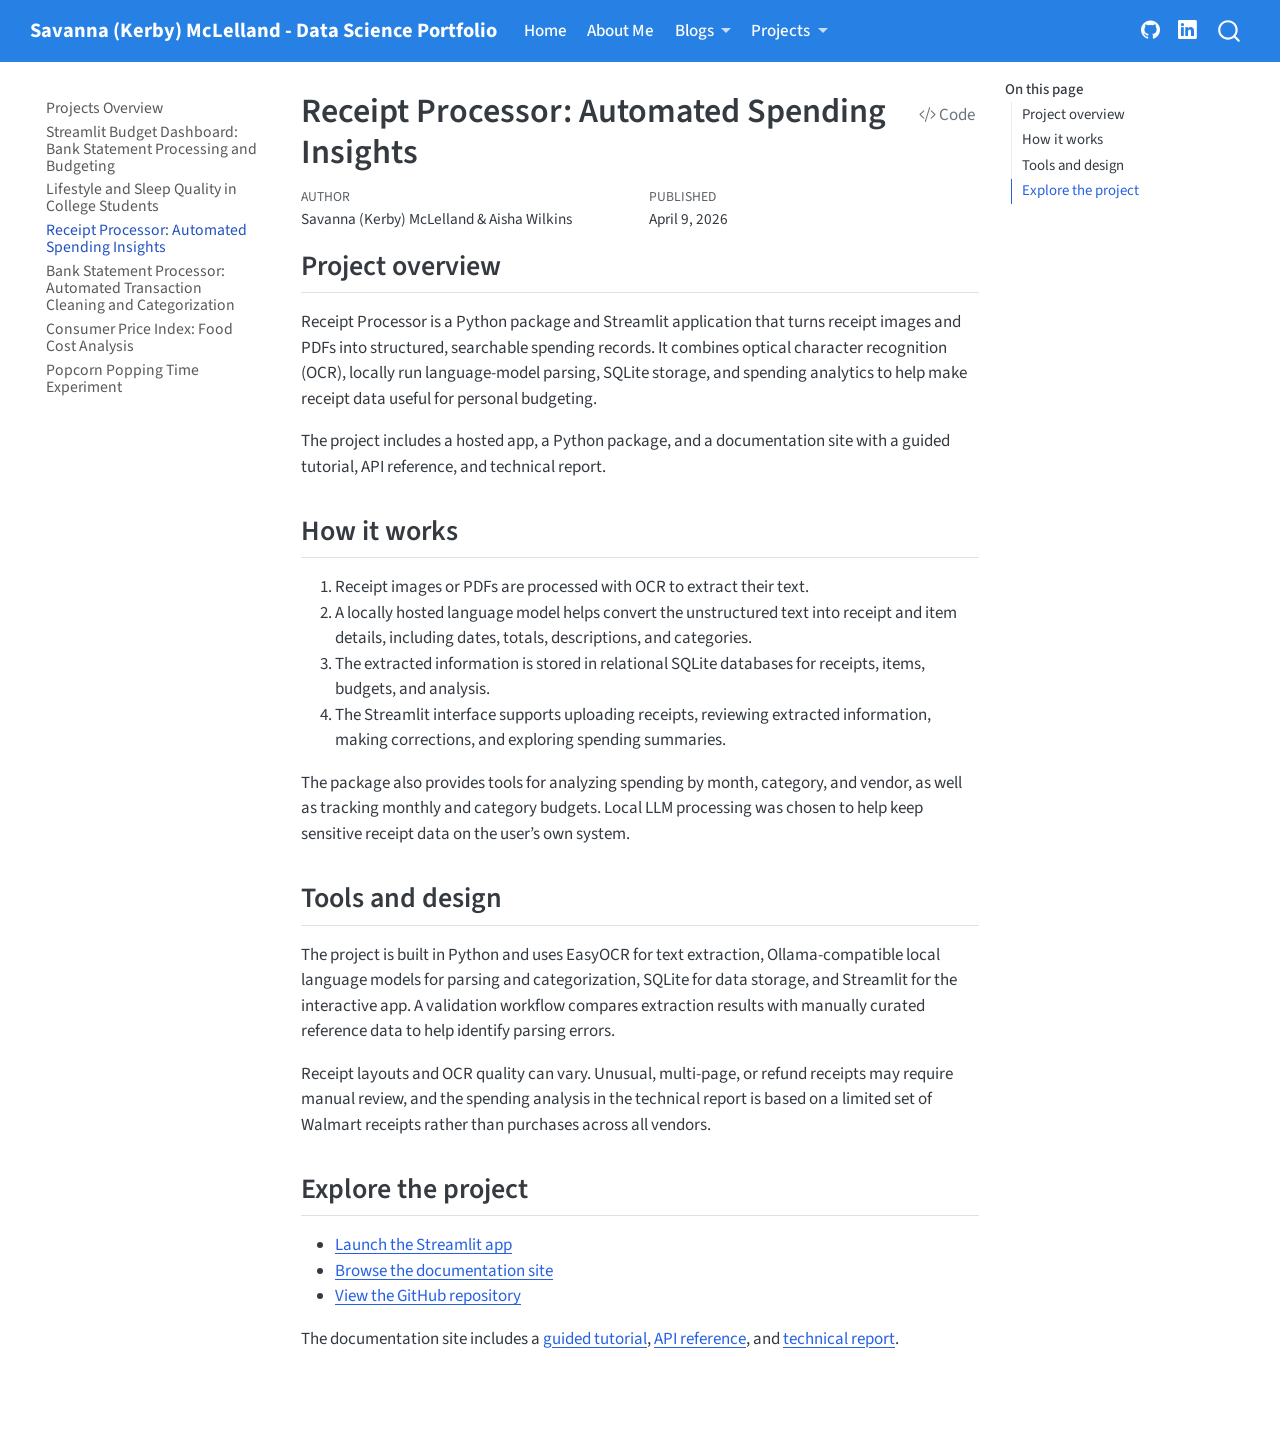
<file: docs/projects/receipt-processor.html>
<!DOCTYPE html>
<html xmlns="http://www.w3.org/1999/xhtml" lang="en" xml:lang="en"><head>

<meta charset="utf-8">
<meta name="generator" content="quarto-1.8.27">

<meta name="viewport" content="width=device-width, initial-scale=1.0, user-scalable=yes">

<meta name="author" content="Savanna (Kerby) McLelland &amp; Aisha Wilkins">
<meta name="dcterms.date" content="2026-04-09">

<title>Receipt Processor: Automated Spending Insights – Savanna (Kerby) McLelland - Data Science Portfolio</title>
<style>
code{white-space: pre-wrap;}
span.smallcaps{font-variant: small-caps;}
div.columns{display: flex; gap: min(4vw, 1.5em);}
div.column{flex: auto; overflow-x: auto;}
div.hanging-indent{margin-left: 1.5em; text-indent: -1.5em;}
ul.task-list{list-style: none;}
ul.task-list li input[type="checkbox"] {
  width: 0.8em;
  margin: 0 0.8em 0.2em -1em; /* quarto-specific, see https://github.com/quarto-dev/quarto-cli/issues/4556 */ 
  vertical-align: middle;
}
/* CSS for syntax highlighting */
html { -webkit-text-size-adjust: 100%; }
pre > code.sourceCode { white-space: pre; position: relative; }
pre > code.sourceCode > span { display: inline-block; line-height: 1.25; }
pre > code.sourceCode > span:empty { height: 1.2em; }
.sourceCode { overflow: visible; }
code.sourceCode > span { color: inherit; text-decoration: inherit; }
div.sourceCode { margin: 1em 0; }
pre.sourceCode { margin: 0; }
@media screen {
div.sourceCode { overflow: auto; }
}
@media print {
pre > code.sourceCode { white-space: pre-wrap; }
pre > code.sourceCode > span { text-indent: -5em; padding-left: 5em; }
}
pre.numberSource code
  { counter-reset: source-line 0; }
pre.numberSource code > span
  { position: relative; left: -4em; counter-increment: source-line; }
pre.numberSource code > span > a:first-child::before
  { content: counter(source-line);
    position: relative; left: -1em; text-align: right; vertical-align: baseline;
    border: none; display: inline-block;
    -webkit-touch-callout: none; -webkit-user-select: none;
    -khtml-user-select: none; -moz-user-select: none;
    -ms-user-select: none; user-select: none;
    padding: 0 4px; width: 4em;
  }
pre.numberSource { margin-left: 3em;  padding-left: 4px; }
div.sourceCode
  {   }
@media screen {
pre > code.sourceCode > span > a:first-child::before { text-decoration: underline; }
}
</style>


<script src="../site_libs/quarto-nav/quarto-nav.js"></script>
<script src="../site_libs/quarto-nav/headroom.min.js"></script>
<script src="../site_libs/clipboard/clipboard.min.js"></script>
<script src="../site_libs/quarto-search/autocomplete.umd.js"></script>
<script src="../site_libs/quarto-search/fuse.min.js"></script>
<script src="../site_libs/quarto-search/quarto-search.js"></script>
<meta name="quarto:offset" content="../">
<script src="../site_libs/quarto-html/quarto.js" type="module"></script>
<script src="../site_libs/quarto-html/tabsets/tabsets.js" type="module"></script>
<script src="../site_libs/quarto-html/axe/axe-check.js" type="module"></script>
<script src="../site_libs/quarto-html/popper.min.js"></script>
<script src="../site_libs/quarto-html/tippy.umd.min.js"></script>
<script src="../site_libs/quarto-html/anchor.min.js"></script>
<link href="../site_libs/quarto-html/tippy.css" rel="stylesheet">
<link href="../site_libs/quarto-html/quarto-syntax-highlighting-ed96de9b727972fe78a7b5d16c58bf87.css" rel="stylesheet" id="quarto-text-highlighting-styles">
<script src="../site_libs/bootstrap/bootstrap.min.js"></script>
<link href="../site_libs/bootstrap/bootstrap-icons.css" rel="stylesheet">
<link href="../site_libs/bootstrap/bootstrap-029b10fc0dc652dab2ec1ac156c1a037.min.css" rel="stylesheet" append-hash="true" id="quarto-bootstrap" data-mode="light">
<script id="quarto-search-options" type="application/json">{
  "location": "navbar",
  "copy-button": false,
  "collapse-after": 3,
  "panel-placement": "end",
  "type": "overlay",
  "limit": 50,
  "keyboard-shortcut": [
    "f",
    "/",
    "s"
  ],
  "show-item-context": false,
  "language": {
    "search-no-results-text": "No results",
    "search-matching-documents-text": "matching documents",
    "search-copy-link-title": "Copy link to search",
    "search-hide-matches-text": "Hide additional matches",
    "search-more-match-text": "more match in this document",
    "search-more-matches-text": "more matches in this document",
    "search-clear-button-title": "Clear",
    "search-text-placeholder": "",
    "search-detached-cancel-button-title": "Cancel",
    "search-submit-button-title": "Submit",
    "search-label": "Search"
  }
}</script>


<link rel="stylesheet" href="../styles.css">
</head>

<body class="nav-sidebar floating nav-fixed quarto-light">

<div id="quarto-search-results"></div>
  <header id="quarto-header" class="headroom fixed-top">
    <nav class="navbar navbar-expand-lg " data-bs-theme="dark">
      <div class="navbar-container container-fluid">
      <div class="navbar-brand-container mx-auto">
    <a class="navbar-brand" href="../index.html">
    <span class="navbar-title">Savanna (Kerby) McLelland - Data Science Portfolio</span>
    </a>
  </div>
            <div id="quarto-search" class="" title="Search"></div>
          <button class="navbar-toggler" type="button" data-bs-toggle="collapse" data-bs-target="#navbarCollapse" aria-controls="navbarCollapse" role="menu" aria-expanded="false" aria-label="Toggle navigation" onclick="if (window.quartoToggleHeadroom) { window.quartoToggleHeadroom(); }">
  <span class="navbar-toggler-icon"></span>
</button>
          <div class="collapse navbar-collapse" id="navbarCollapse">
            <ul class="navbar-nav navbar-nav-scroll me-auto">
  <li class="nav-item">
    <a class="nav-link" href="../index.html"> 
<span class="menu-text">Home</span></a>
  </li>  
  <li class="nav-item">
    <a class="nav-link" href="../about.html"> 
<span class="menu-text">About Me</span></a>
  </li>  
  <li class="nav-item dropdown ">
    <a class="nav-link dropdown-toggle" href="#" id="nav-menu-blogs" role="link" data-bs-toggle="dropdown" aria-expanded="false">
 <span class="menu-text">Blogs</span>
    </a>
    <ul class="dropdown-menu" aria-labelledby="nav-menu-blogs">    
        <li>
    <a class="dropdown-item" href="../blogs/tutorial.html">
 <span class="dropdown-text">RapidFuzz in Python</span></a>
  </li>  
        <li>
    <a class="dropdown-item" href="../blogs/data-acquisition.html">
 <span class="dropdown-text">Bank Statement Processing</span></a>
  </li>  
    </ul>
  </li>
  <li class="nav-item dropdown ">
    <a class="nav-link dropdown-toggle" href="#" id="nav-menu-projects" role="link" data-bs-toggle="dropdown" aria-expanded="false">
 <span class="menu-text">Projects</span>
    </a>
    <ul class="dropdown-menu" aria-labelledby="nav-menu-projects">    
        <li>
    <a class="dropdown-item" href="../projects/index.html">
 <span class="dropdown-text">All Projects</span></a>
  </li>  
        <li><hr class="dropdown-divider"></li>
        <li>
    <a class="dropdown-item" href="../projects/streamlit-budget-dashboard.html">
 <span class="dropdown-text">Streamlit Budget Dashboard</span></a>
  </li>  
        <li>
    <a class="dropdown-item" href="../projects/sleep-quality.html">
 <span class="dropdown-text">Sleep Quality Analysis</span></a>
  </li>  
        <li>
    <a class="dropdown-item" href="../projects/receipt-processor.html">
 <span class="dropdown-text">Receipt Processor</span></a>
  </li>  
        <li>
    <a class="dropdown-item" href="../projects/bank-statement-processor.html">
 <span class="dropdown-text">Bank Statement Processor</span></a>
  </li>  
        <li>
    <a class="dropdown-item" href="../projects/cpi-food-cost-analysis.html">
 <span class="dropdown-text">CPI Food Cost Analysis</span></a>
  </li>  
        <li>
    <a class="dropdown-item" href="../projects/popcorn-experiment.html">
 <span class="dropdown-text">Popcorn Experiment</span></a>
  </li>  
    </ul>
  </li>
</ul>
            <ul class="navbar-nav navbar-nav-scroll ms-auto">
  <li class="nav-item compact">
    <a class="nav-link" href="https://github.com/Xapamma"> <i class="bi bi-github" role="img">
</i> 
<span class="menu-text"></span></a>
  </li>  
  <li class="nav-item compact">
    <a class="nav-link" href="https://www.linkedin.com/in/savanna-mclelland-8178b7206"> <i class="bi bi-linkedin" role="img">
</i> 
<span class="menu-text"></span></a>
  </li>  
</ul>
          </div> <!-- /navcollapse -->
            <div class="quarto-navbar-tools">
</div>
      </div> <!-- /container-fluid -->
    </nav>
  <nav class="quarto-secondary-nav">
    <div class="container-fluid d-flex">
      <button type="button" class="quarto-btn-toggle btn" data-bs-toggle="collapse" role="button" data-bs-target=".quarto-sidebar-collapse-item" aria-controls="quarto-sidebar" aria-expanded="false" aria-label="Toggle sidebar navigation" onclick="if (window.quartoToggleHeadroom) { window.quartoToggleHeadroom(); }">
        <i class="bi bi-layout-text-sidebar-reverse"></i>
      </button>
        <nav class="quarto-page-breadcrumbs" aria-label="breadcrumb"><ol class="breadcrumb"><li class="breadcrumb-item"><a href="../projects/receipt-processor.html">Receipt Processor: Automated Spending Insights</a></li></ol></nav>
        <a class="flex-grow-1" role="navigation" data-bs-toggle="collapse" data-bs-target=".quarto-sidebar-collapse-item" aria-controls="quarto-sidebar" aria-expanded="false" aria-label="Toggle sidebar navigation" onclick="if (window.quartoToggleHeadroom) { window.quartoToggleHeadroom(); }">      
        </a>
    </div>
  </nav>
</header>
<!-- content -->
<div id="quarto-content" class="quarto-container page-columns page-rows-contents page-layout-article page-navbar">
<!-- sidebar -->
  <nav id="quarto-sidebar" class="sidebar collapse collapse-horizontal quarto-sidebar-collapse-item sidebar-navigation floating overflow-auto">
    <div class="sidebar-menu-container"> 
    <ul class="list-unstyled mt-1">
        <li class="sidebar-item">
  <div class="sidebar-item-container"> 
  <a href="../projects/index.html" class="sidebar-item-text sidebar-link">
 <span class="menu-text">Projects Overview</span></a>
  </div>
</li>
        <li class="sidebar-item">
  <div class="sidebar-item-container"> 
  <a href="../projects/streamlit-budget-dashboard.html" class="sidebar-item-text sidebar-link">
 <span class="menu-text">Streamlit Budget Dashboard: Bank Statement Processing and Budgeting</span></a>
  </div>
</li>
        <li class="sidebar-item">
  <div class="sidebar-item-container"> 
  <a href="../projects/sleep-quality.html" class="sidebar-item-text sidebar-link">
 <span class="menu-text">Lifestyle and Sleep Quality in College Students</span></a>
  </div>
</li>
        <li class="sidebar-item">
  <div class="sidebar-item-container"> 
  <a href="../projects/receipt-processor.html" class="sidebar-item-text sidebar-link active">
 <span class="menu-text">Receipt Processor: Automated Spending Insights</span></a>
  </div>
</li>
        <li class="sidebar-item">
  <div class="sidebar-item-container"> 
  <a href="../projects/bank-statement-processor.html" class="sidebar-item-text sidebar-link">
 <span class="menu-text">Bank Statement Processor: Automated Transaction Cleaning and Categorization</span></a>
  </div>
</li>
        <li class="sidebar-item">
  <div class="sidebar-item-container"> 
  <a href="../projects/cpi-food-cost-analysis.html" class="sidebar-item-text sidebar-link">
 <span class="menu-text">Consumer Price Index: Food Cost Analysis</span></a>
  </div>
</li>
        <li class="sidebar-item">
  <div class="sidebar-item-container"> 
  <a href="../projects/popcorn-experiment.html" class="sidebar-item-text sidebar-link">
 <span class="menu-text">Popcorn Popping Time Experiment</span></a>
  </div>
</li>
    </ul>
    </div>
</nav>
<div id="quarto-sidebar-glass" class="quarto-sidebar-collapse-item" data-bs-toggle="collapse" data-bs-target=".quarto-sidebar-collapse-item"></div>
<!-- margin-sidebar -->
    <div id="quarto-margin-sidebar" class="sidebar margin-sidebar">
        <nav id="TOC" role="doc-toc" class="toc-active">
    <h2 id="toc-title">On this page</h2>
   
  <ul>
  <li><a href="#project-overview" id="toc-project-overview" class="nav-link active" data-scroll-target="#project-overview">Project overview</a></li>
  <li><a href="#how-it-works" id="toc-how-it-works" class="nav-link" data-scroll-target="#how-it-works">How it works</a></li>
  <li><a href="#tools-and-design" id="toc-tools-and-design" class="nav-link" data-scroll-target="#tools-and-design">Tools and design</a></li>
  <li><a href="#explore-the-project" id="toc-explore-the-project" class="nav-link" data-scroll-target="#explore-the-project">Explore the project</a></li>
  </ul>
</nav>
    </div>
<!-- main -->
<main class="content" id="quarto-document-content">

<header id="title-block-header" class="quarto-title-block default">
<div class="quarto-title">
<div class="quarto-title-block"><div><h1 class="title">Receipt Processor: Automated Spending Insights</h1><button type="button" class="btn code-tools-button" id="quarto-code-tools-source"><i class="bi"></i> Code</button></div></div>
</div>



<div class="quarto-title-meta">

    <div>
    <div class="quarto-title-meta-heading">Author</div>
    <div class="quarto-title-meta-contents">
             <p>Savanna (Kerby) McLelland &amp; Aisha Wilkins </p>
          </div>
  </div>
    
    <div>
    <div class="quarto-title-meta-heading">Published</div>
    <div class="quarto-title-meta-contents">
      <p class="date">April 9, 2026</p>
    </div>
  </div>
  
    
  </div>
  


</header>


<section id="project-overview" class="level2">
<h2 class="anchored" data-anchor-id="project-overview">Project overview</h2>
<p>Receipt Processor is a Python package and Streamlit application that turns receipt images and PDFs into structured, searchable spending records. It combines optical character recognition (OCR), locally run language-model parsing, SQLite storage, and spending analytics to help make receipt data useful for personal budgeting.</p>
<p>The project includes a hosted app, a Python package, and a documentation site with a guided tutorial, API reference, and technical report.</p>
</section>
<section id="how-it-works" class="level2">
<h2 class="anchored" data-anchor-id="how-it-works">How it works</h2>
<ol type="1">
<li>Receipt images or PDFs are processed with OCR to extract their text.</li>
<li>A locally hosted language model helps convert the unstructured text into receipt and item details, including dates, totals, descriptions, and categories.</li>
<li>The extracted information is stored in relational SQLite databases for receipts, items, budgets, and analysis.</li>
<li>The Streamlit interface supports uploading receipts, reviewing extracted information, making corrections, and exploring spending summaries.</li>
</ol>
<p>The package also provides tools for analyzing spending by month, category, and vendor, as well as tracking monthly and category budgets. Local LLM processing was chosen to help keep sensitive receipt data on the user’s own system.</p>
</section>
<section id="tools-and-design" class="level2">
<h2 class="anchored" data-anchor-id="tools-and-design">Tools and design</h2>
<p>The project is built in Python and uses EasyOCR for text extraction, Ollama-compatible local language models for parsing and categorization, SQLite for data storage, and Streamlit for the interactive app. A validation workflow compares extraction results with manually curated reference data to help identify parsing errors.</p>
<p>Receipt layouts and OCR quality can vary. Unusual, multi-page, or refund receipts may require manual review, and the spending analysis in the technical report is based on a limited set of Walmart receipts rather than purchases across all vendors.</p>
</section>
<section id="explore-the-project" class="level2">
<h2 class="anchored" data-anchor-id="explore-the-project">Explore the project</h2>
<ul>
<li><a href="https://receipt-pro-stat386.streamlit.app/">Launch the Streamlit app</a></li>
<li><a href="https://xapamma.github.io/Receipt-Processor/">Browse the documentation site</a></li>
<li><a href="https://github.com/Xapamma/Receipt-Processor">View the GitHub repository</a></li>
</ul>
<p>The documentation site includes a <a href="https://xapamma.github.io/Receipt-Processor/tutorial.html">guided tutorial</a>, <a href="https://xapamma.github.io/Receipt-Processor/api.html">API reference</a>, and <a href="https://xapamma.github.io/Receipt-Processor/technical-report.html">technical report</a>.</p>


<!-- -->

</section>

</main> <!-- /main -->
<script id="quarto-html-after-body" type="application/javascript">
  window.document.addEventListener("DOMContentLoaded", function (event) {
    const icon = "";
    const anchorJS = new window.AnchorJS();
    anchorJS.options = {
      placement: 'right',
      icon: icon
    };
    anchorJS.add('.anchored');
    const isCodeAnnotation = (el) => {
      for (const clz of el.classList) {
        if (clz.startsWith('code-annotation-')) {                     
          return true;
        }
      }
      return false;
    }
    const onCopySuccess = function(e) {
      // button target
      const button = e.trigger;
      // don't keep focus
      button.blur();
      // flash "checked"
      button.classList.add('code-copy-button-checked');
      var currentTitle = button.getAttribute("title");
      button.setAttribute("title", "Copied!");
      let tooltip;
      if (window.bootstrap) {
        button.setAttribute("data-bs-toggle", "tooltip");
        button.setAttribute("data-bs-placement", "left");
        button.setAttribute("data-bs-title", "Copied!");
        tooltip = new bootstrap.Tooltip(button, 
          { trigger: "manual", 
            customClass: "code-copy-button-tooltip",
            offset: [0, -8]});
        tooltip.show();    
      }
      setTimeout(function() {
        if (tooltip) {
          tooltip.hide();
          button.removeAttribute("data-bs-title");
          button.removeAttribute("data-bs-toggle");
          button.removeAttribute("data-bs-placement");
        }
        button.setAttribute("title", currentTitle);
        button.classList.remove('code-copy-button-checked');
      }, 1000);
      // clear code selection
      e.clearSelection();
    }
    const getTextToCopy = function(trigger) {
      const outerScaffold = trigger.parentElement.cloneNode(true);
      const codeEl = outerScaffold.querySelector('code');
      for (const childEl of codeEl.children) {
        if (isCodeAnnotation(childEl)) {
          childEl.remove();
        }
      }
      return codeEl.innerText;
    }
    const clipboard = new window.ClipboardJS('.code-copy-button:not([data-in-quarto-modal])', {
      text: getTextToCopy
    });
    clipboard.on('success', onCopySuccess);
    if (window.document.getElementById('quarto-embedded-source-code-modal')) {
      const clipboardModal = new window.ClipboardJS('.code-copy-button[data-in-quarto-modal]', {
        text: getTextToCopy,
        container: window.document.getElementById('quarto-embedded-source-code-modal')
      });
      clipboardModal.on('success', onCopySuccess);
    }
    const viewSource = window.document.getElementById('quarto-view-source') ||
                       window.document.getElementById('quarto-code-tools-source');
    if (viewSource) {
      const sourceUrl = viewSource.getAttribute("data-quarto-source-url");
      viewSource.addEventListener("click", function(e) {
        if (sourceUrl) {
          // rstudio viewer pane
          if (/\bcapabilities=\b/.test(window.location)) {
            window.open(sourceUrl);
          } else {
            window.location.href = sourceUrl;
          }
        } else {
          const modal = new bootstrap.Modal(document.getElementById('quarto-embedded-source-code-modal'));
          modal.show();
        }
        return false;
      });
    }
    function toggleCodeHandler(show) {
      return function(e) {
        const detailsSrc = window.document.querySelectorAll(".cell > details > .sourceCode");
        for (let i=0; i<detailsSrc.length; i++) {
          const details = detailsSrc[i].parentElement;
          if (show) {
            details.open = true;
          } else {
            details.removeAttribute("open");
          }
        }
        const cellCodeDivs = window.document.querySelectorAll(".cell > .sourceCode");
        const fromCls = show ? "hidden" : "unhidden";
        const toCls = show ? "unhidden" : "hidden";
        for (let i=0; i<cellCodeDivs.length; i++) {
          const codeDiv = cellCodeDivs[i];
          if (codeDiv.classList.contains(fromCls)) {
            codeDiv.classList.remove(fromCls);
            codeDiv.classList.add(toCls);
          } 
        }
        return false;
      }
    }
    const hideAllCode = window.document.getElementById("quarto-hide-all-code");
    if (hideAllCode) {
      hideAllCode.addEventListener("click", toggleCodeHandler(false));
    }
    const showAllCode = window.document.getElementById("quarto-show-all-code");
    if (showAllCode) {
      showAllCode.addEventListener("click", toggleCodeHandler(true));
    }
      var localhostRegex = new RegExp(/^(?:http|https):\/\/localhost\:?[0-9]*\//);
      var mailtoRegex = new RegExp(/^mailto:/);
        var filterRegex = new RegExp('/' + window.location.host + '/');
      var isInternal = (href) => {
          return filterRegex.test(href) || localhostRegex.test(href) || mailtoRegex.test(href);
      }
      // Inspect non-navigation links and adorn them if external
     var links = window.document.querySelectorAll('a[href]:not(.nav-link):not(.navbar-brand):not(.toc-action):not(.sidebar-link):not(.sidebar-item-toggle):not(.pagination-link):not(.no-external):not([aria-hidden]):not(.dropdown-item):not(.quarto-navigation-tool):not(.about-link)');
      for (var i=0; i<links.length; i++) {
        const link = links[i];
        if (!isInternal(link.href)) {
          // undo the damage that might have been done by quarto-nav.js in the case of
          // links that we want to consider external
          if (link.dataset.originalHref !== undefined) {
            link.href = link.dataset.originalHref;
          }
        }
      }
    function tippyHover(el, contentFn, onTriggerFn, onUntriggerFn) {
      const config = {
        allowHTML: true,
        maxWidth: 500,
        delay: 100,
        arrow: false,
        appendTo: function(el) {
            return el.parentElement;
        },
        interactive: true,
        interactiveBorder: 10,
        theme: 'quarto',
        placement: 'bottom-start',
      };
      if (contentFn) {
        config.content = contentFn;
      }
      if (onTriggerFn) {
        config.onTrigger = onTriggerFn;
      }
      if (onUntriggerFn) {
        config.onUntrigger = onUntriggerFn;
      }
      window.tippy(el, config); 
    }
    const noterefs = window.document.querySelectorAll('a[role="doc-noteref"]');
    for (var i=0; i<noterefs.length; i++) {
      const ref = noterefs[i];
      tippyHover(ref, function() {
        // use id or data attribute instead here
        let href = ref.getAttribute('data-footnote-href') || ref.getAttribute('href');
        try { href = new URL(href).hash; } catch {}
        const id = href.replace(/^#\/?/, "");
        const note = window.document.getElementById(id);
        if (note) {
          return note.innerHTML;
        } else {
          return "";
        }
      });
    }
    const xrefs = window.document.querySelectorAll('a.quarto-xref');
    const processXRef = (id, note) => {
      // Strip column container classes
      const stripColumnClz = (el) => {
        el.classList.remove("page-full", "page-columns");
        if (el.children) {
          for (const child of el.children) {
            stripColumnClz(child);
          }
        }
      }
      stripColumnClz(note)
      if (id === null || id.startsWith('sec-')) {
        // Special case sections, only their first couple elements
        const container = document.createElement("div");
        if (note.children && note.children.length > 2) {
          container.appendChild(note.children[0].cloneNode(true));
          for (let i = 1; i < note.children.length; i++) {
            const child = note.children[i];
            if (child.tagName === "P" && child.innerText === "") {
              continue;
            } else {
              container.appendChild(child.cloneNode(true));
              break;
            }
          }
          if (window.Quarto?.typesetMath) {
            window.Quarto.typesetMath(container);
          }
          return container.innerHTML
        } else {
          if (window.Quarto?.typesetMath) {
            window.Quarto.typesetMath(note);
          }
          return note.innerHTML;
        }
      } else {
        // Remove any anchor links if they are present
        const anchorLink = note.querySelector('a.anchorjs-link');
        if (anchorLink) {
          anchorLink.remove();
        }
        if (window.Quarto?.typesetMath) {
          window.Quarto.typesetMath(note);
        }
        if (note.classList.contains("callout")) {
          return note.outerHTML;
        } else {
          return note.innerHTML;
        }
      }
    }
    for (var i=0; i<xrefs.length; i++) {
      const xref = xrefs[i];
      tippyHover(xref, undefined, function(instance) {
        instance.disable();
        let url = xref.getAttribute('href');
        let hash = undefined; 
        if (url.startsWith('#')) {
          hash = url;
        } else {
          try { hash = new URL(url).hash; } catch {}
        }
        if (hash) {
          const id = hash.replace(/^#\/?/, "");
          const note = window.document.getElementById(id);
          if (note !== null) {
            try {
              const html = processXRef(id, note.cloneNode(true));
              instance.setContent(html);
            } finally {
              instance.enable();
              instance.show();
            }
          } else {
            // See if we can fetch this
            fetch(url.split('#')[0])
            .then(res => res.text())
            .then(html => {
              const parser = new DOMParser();
              const htmlDoc = parser.parseFromString(html, "text/html");
              const note = htmlDoc.getElementById(id);
              if (note !== null) {
                const html = processXRef(id, note);
                instance.setContent(html);
              } 
            }).finally(() => {
              instance.enable();
              instance.show();
            });
          }
        } else {
          // See if we can fetch a full url (with no hash to target)
          // This is a special case and we should probably do some content thinning / targeting
          fetch(url)
          .then(res => res.text())
          .then(html => {
            const parser = new DOMParser();
            const htmlDoc = parser.parseFromString(html, "text/html");
            const note = htmlDoc.querySelector('main.content');
            if (note !== null) {
              // This should only happen for chapter cross references
              // (since there is no id in the URL)
              // remove the first header
              if (note.children.length > 0 && note.children[0].tagName === "HEADER") {
                note.children[0].remove();
              }
              const html = processXRef(null, note);
              instance.setContent(html);
            } 
          }).finally(() => {
            instance.enable();
            instance.show();
          });
        }
      }, function(instance) {
      });
    }
        let selectedAnnoteEl;
        const selectorForAnnotation = ( cell, annotation) => {
          let cellAttr = 'data-code-cell="' + cell + '"';
          let lineAttr = 'data-code-annotation="' +  annotation + '"';
          const selector = 'span[' + cellAttr + '][' + lineAttr + ']';
          return selector;
        }
        const selectCodeLines = (annoteEl) => {
          const doc = window.document;
          const targetCell = annoteEl.getAttribute("data-target-cell");
          const targetAnnotation = annoteEl.getAttribute("data-target-annotation");
          const annoteSpan = window.document.querySelector(selectorForAnnotation(targetCell, targetAnnotation));
          const lines = annoteSpan.getAttribute("data-code-lines").split(",");
          const lineIds = lines.map((line) => {
            return targetCell + "-" + line;
          })
          let top = null;
          let height = null;
          let parent = null;
          if (lineIds.length > 0) {
              //compute the position of the single el (top and bottom and make a div)
              const el = window.document.getElementById(lineIds[0]);
              top = el.offsetTop;
              height = el.offsetHeight;
              parent = el.parentElement.parentElement;
            if (lineIds.length > 1) {
              const lastEl = window.document.getElementById(lineIds[lineIds.length - 1]);
              const bottom = lastEl.offsetTop + lastEl.offsetHeight;
              height = bottom - top;
            }
            if (top !== null && height !== null && parent !== null) {
              // cook up a div (if necessary) and position it 
              let div = window.document.getElementById("code-annotation-line-highlight");
              if (div === null) {
                div = window.document.createElement("div");
                div.setAttribute("id", "code-annotation-line-highlight");
                div.style.position = 'absolute';
                parent.appendChild(div);
              }
              div.style.top = top - 2 + "px";
              div.style.height = height + 4 + "px";
              div.style.left = 0;
              let gutterDiv = window.document.getElementById("code-annotation-line-highlight-gutter");
              if (gutterDiv === null) {
                gutterDiv = window.document.createElement("div");
                gutterDiv.setAttribute("id", "code-annotation-line-highlight-gutter");
                gutterDiv.style.position = 'absolute';
                const codeCell = window.document.getElementById(targetCell);
                const gutter = codeCell.querySelector('.code-annotation-gutter');
                gutter.appendChild(gutterDiv);
              }
              gutterDiv.style.top = top - 2 + "px";
              gutterDiv.style.height = height + 4 + "px";
            }
            selectedAnnoteEl = annoteEl;
          }
        };
        const unselectCodeLines = () => {
          const elementsIds = ["code-annotation-line-highlight", "code-annotation-line-highlight-gutter"];
          elementsIds.forEach((elId) => {
            const div = window.document.getElementById(elId);
            if (div) {
              div.remove();
            }
          });
          selectedAnnoteEl = undefined;
        };
          // Handle positioning of the toggle
      window.addEventListener(
        "resize",
        throttle(() => {
          elRect = undefined;
          if (selectedAnnoteEl) {
            selectCodeLines(selectedAnnoteEl);
          }
        }, 10)
      );
      function throttle(fn, ms) {
      let throttle = false;
      let timer;
        return (...args) => {
          if(!throttle) { // first call gets through
              fn.apply(this, args);
              throttle = true;
          } else { // all the others get throttled
              if(timer) clearTimeout(timer); // cancel #2
              timer = setTimeout(() => {
                fn.apply(this, args);
                timer = throttle = false;
              }, ms);
          }
        };
      }
        // Attach click handler to the DT
        const annoteDls = window.document.querySelectorAll('dt[data-target-cell]');
        for (const annoteDlNode of annoteDls) {
          annoteDlNode.addEventListener('click', (event) => {
            const clickedEl = event.target;
            if (clickedEl !== selectedAnnoteEl) {
              unselectCodeLines();
              const activeEl = window.document.querySelector('dt[data-target-cell].code-annotation-active');
              if (activeEl) {
                activeEl.classList.remove('code-annotation-active');
              }
              selectCodeLines(clickedEl);
              clickedEl.classList.add('code-annotation-active');
            } else {
              // Unselect the line
              unselectCodeLines();
              clickedEl.classList.remove('code-annotation-active');
            }
          });
        }
    const findCites = (el) => {
      const parentEl = el.parentElement;
      if (parentEl) {
        const cites = parentEl.dataset.cites;
        if (cites) {
          return {
            el,
            cites: cites.split(' ')
          };
        } else {
          return findCites(el.parentElement)
        }
      } else {
        return undefined;
      }
    };
    var bibliorefs = window.document.querySelectorAll('a[role="doc-biblioref"]');
    for (var i=0; i<bibliorefs.length; i++) {
      const ref = bibliorefs[i];
      const citeInfo = findCites(ref);
      if (citeInfo) {
        tippyHover(citeInfo.el, function() {
          var popup = window.document.createElement('div');
          citeInfo.cites.forEach(function(cite) {
            var citeDiv = window.document.createElement('div');
            citeDiv.classList.add('hanging-indent');
            citeDiv.classList.add('csl-entry');
            var biblioDiv = window.document.getElementById('ref-' + cite);
            if (biblioDiv) {
              citeDiv.innerHTML = biblioDiv.innerHTML;
            }
            popup.appendChild(citeDiv);
          });
          return popup.innerHTML;
        });
      }
    }
  });
  </script><div class="modal fade" id="quarto-embedded-source-code-modal" tabindex="-1" aria-labelledby="quarto-embedded-source-code-modal-label" aria-hidden="true"><div class="modal-dialog modal-dialog-scrollable"><div class="modal-content"><div class="modal-header"><h5 class="modal-title" id="quarto-embedded-source-code-modal-label">Source Code</h5><button class="btn-close" data-bs-dismiss="modal"></button></div><div class="modal-body"><div class="">
<div class="code-copy-outer-scaffold"><div class="sourceCode" id="cb1" data-shortcodes="false"><pre class="sourceCode markdown code-with-copy"><code class="sourceCode markdown"><span id="cb1-1"><a href="#cb1-1" aria-hidden="true" tabindex="-1"></a><span class="co">---</span></span>
<span id="cb1-2"><a href="#cb1-2" aria-hidden="true" tabindex="-1"></a><span class="an">title:</span><span class="co"> "Receipt Processor: Automated Spending Insights"</span></span>
<span id="cb1-3"><a href="#cb1-3" aria-hidden="true" tabindex="-1"></a><span class="an">author:</span><span class="co"> "Savanna (Kerby) McLelland &amp; Aisha Wilkins"</span></span>
<span id="cb1-4"><a href="#cb1-4" aria-hidden="true" tabindex="-1"></a><span class="an">date:</span><span class="co"> "2026-04-09"</span></span>
<span id="cb1-5"><a href="#cb1-5" aria-hidden="true" tabindex="-1"></a><span class="an">format:</span></span>
<span id="cb1-6"><a href="#cb1-6" aria-hidden="true" tabindex="-1"></a><span class="co">  html:</span></span>
<span id="cb1-7"><a href="#cb1-7" aria-hidden="true" tabindex="-1"></a><span class="co">    toc: true</span></span>
<span id="cb1-8"><a href="#cb1-8" aria-hidden="true" tabindex="-1"></a><span class="co">---</span></span>
<span id="cb1-9"><a href="#cb1-9" aria-hidden="true" tabindex="-1"></a></span>
<span id="cb1-10"><a href="#cb1-10" aria-hidden="true" tabindex="-1"></a><span class="fu">## Project overview</span></span>
<span id="cb1-11"><a href="#cb1-11" aria-hidden="true" tabindex="-1"></a></span>
<span id="cb1-12"><a href="#cb1-12" aria-hidden="true" tabindex="-1"></a>Receipt Processor is a Python package and Streamlit application that turns</span>
<span id="cb1-13"><a href="#cb1-13" aria-hidden="true" tabindex="-1"></a>receipt images and PDFs into structured, searchable spending records. It</span>
<span id="cb1-14"><a href="#cb1-14" aria-hidden="true" tabindex="-1"></a>combines optical character recognition (OCR), locally run language-model</span>
<span id="cb1-15"><a href="#cb1-15" aria-hidden="true" tabindex="-1"></a>parsing, SQLite storage, and spending analytics to help make receipt data</span>
<span id="cb1-16"><a href="#cb1-16" aria-hidden="true" tabindex="-1"></a>useful for personal budgeting.</span>
<span id="cb1-17"><a href="#cb1-17" aria-hidden="true" tabindex="-1"></a></span>
<span id="cb1-18"><a href="#cb1-18" aria-hidden="true" tabindex="-1"></a>The project includes a hosted app, a Python package, and a documentation site</span>
<span id="cb1-19"><a href="#cb1-19" aria-hidden="true" tabindex="-1"></a>with a guided tutorial, API reference, and technical report.</span>
<span id="cb1-20"><a href="#cb1-20" aria-hidden="true" tabindex="-1"></a></span>
<span id="cb1-21"><a href="#cb1-21" aria-hidden="true" tabindex="-1"></a><span class="fu">## How it works</span></span>
<span id="cb1-22"><a href="#cb1-22" aria-hidden="true" tabindex="-1"></a></span>
<span id="cb1-23"><a href="#cb1-23" aria-hidden="true" tabindex="-1"></a><span class="ss">1. </span>Receipt images or PDFs are processed with OCR to extract their text.</span>
<span id="cb1-24"><a href="#cb1-24" aria-hidden="true" tabindex="-1"></a><span class="ss">2. </span>A locally hosted language model helps convert the unstructured text into</span>
<span id="cb1-25"><a href="#cb1-25" aria-hidden="true" tabindex="-1"></a>   receipt and item details, including dates, totals, descriptions, and</span>
<span id="cb1-26"><a href="#cb1-26" aria-hidden="true" tabindex="-1"></a>   categories.</span>
<span id="cb1-27"><a href="#cb1-27" aria-hidden="true" tabindex="-1"></a><span class="ss">3. </span>The extracted information is stored in relational SQLite databases for</span>
<span id="cb1-28"><a href="#cb1-28" aria-hidden="true" tabindex="-1"></a>   receipts, items, budgets, and analysis.</span>
<span id="cb1-29"><a href="#cb1-29" aria-hidden="true" tabindex="-1"></a><span class="ss">4. </span>The Streamlit interface supports uploading receipts, reviewing extracted</span>
<span id="cb1-30"><a href="#cb1-30" aria-hidden="true" tabindex="-1"></a>   information, making corrections, and exploring spending summaries.</span>
<span id="cb1-31"><a href="#cb1-31" aria-hidden="true" tabindex="-1"></a></span>
<span id="cb1-32"><a href="#cb1-32" aria-hidden="true" tabindex="-1"></a>The package also provides tools for analyzing spending by month, category, and</span>
<span id="cb1-33"><a href="#cb1-33" aria-hidden="true" tabindex="-1"></a>vendor, as well as tracking monthly and category budgets. Local LLM processing</span>
<span id="cb1-34"><a href="#cb1-34" aria-hidden="true" tabindex="-1"></a>was chosen to help keep sensitive receipt data on the user's own system.</span>
<span id="cb1-35"><a href="#cb1-35" aria-hidden="true" tabindex="-1"></a></span>
<span id="cb1-36"><a href="#cb1-36" aria-hidden="true" tabindex="-1"></a><span class="fu">## Tools and design</span></span>
<span id="cb1-37"><a href="#cb1-37" aria-hidden="true" tabindex="-1"></a></span>
<span id="cb1-38"><a href="#cb1-38" aria-hidden="true" tabindex="-1"></a>The project is built in Python and uses EasyOCR for text extraction,</span>
<span id="cb1-39"><a href="#cb1-39" aria-hidden="true" tabindex="-1"></a>Ollama-compatible local language models for parsing and categorization, SQLite</span>
<span id="cb1-40"><a href="#cb1-40" aria-hidden="true" tabindex="-1"></a>for data storage, and Streamlit for the interactive app. A validation workflow</span>
<span id="cb1-41"><a href="#cb1-41" aria-hidden="true" tabindex="-1"></a>compares extraction results with manually curated reference data to help</span>
<span id="cb1-42"><a href="#cb1-42" aria-hidden="true" tabindex="-1"></a>identify parsing errors.</span>
<span id="cb1-43"><a href="#cb1-43" aria-hidden="true" tabindex="-1"></a></span>
<span id="cb1-44"><a href="#cb1-44" aria-hidden="true" tabindex="-1"></a>Receipt layouts and OCR quality can vary. Unusual, multi-page, or refund</span>
<span id="cb1-45"><a href="#cb1-45" aria-hidden="true" tabindex="-1"></a>receipts may require manual review, and the spending analysis in the technical</span>
<span id="cb1-46"><a href="#cb1-46" aria-hidden="true" tabindex="-1"></a>report is based on a limited set of Walmart receipts rather than purchases</span>
<span id="cb1-47"><a href="#cb1-47" aria-hidden="true" tabindex="-1"></a>across all vendors.</span>
<span id="cb1-48"><a href="#cb1-48" aria-hidden="true" tabindex="-1"></a></span>
<span id="cb1-49"><a href="#cb1-49" aria-hidden="true" tabindex="-1"></a><span class="fu">## Explore the project</span></span>
<span id="cb1-50"><a href="#cb1-50" aria-hidden="true" tabindex="-1"></a></span>
<span id="cb1-51"><a href="#cb1-51" aria-hidden="true" tabindex="-1"></a><span class="ss">- </span><span class="co">[</span><span class="ot">Launch the Streamlit app</span><span class="co">](https://receipt-pro-stat386.streamlit.app/)</span></span>
<span id="cb1-52"><a href="#cb1-52" aria-hidden="true" tabindex="-1"></a><span class="ss">- </span><span class="co">[</span><span class="ot">Browse the documentation site</span><span class="co">](https://xapamma.github.io/Receipt-Processor/)</span></span>
<span id="cb1-53"><a href="#cb1-53" aria-hidden="true" tabindex="-1"></a><span class="ss">- </span><span class="co">[</span><span class="ot">View the GitHub repository</span><span class="co">](https://github.com/Xapamma/Receipt-Processor)</span></span>
<span id="cb1-54"><a href="#cb1-54" aria-hidden="true" tabindex="-1"></a></span>
<span id="cb1-55"><a href="#cb1-55" aria-hidden="true" tabindex="-1"></a>The documentation site includes a <span class="co">[</span><span class="ot">guided tutorial</span><span class="co">](https://xapamma.github.io/Receipt-Processor/tutorial.html)</span>,</span>
<span id="cb1-56"><a href="#cb1-56" aria-hidden="true" tabindex="-1"></a><span class="co">[</span><span class="ot">API reference</span><span class="co">](https://xapamma.github.io/Receipt-Processor/api.html)</span>, and</span>
<span id="cb1-57"><a href="#cb1-57" aria-hidden="true" tabindex="-1"></a><span class="co">[</span><span class="ot">technical report</span><span class="co">](https://xapamma.github.io/Receipt-Processor/technical-report.html)</span>.</span></code></pre></div><button title="Copy to Clipboard" class="code-copy-button" data-in-quarto-modal=""><i class="bi"></i></button></div>
</div></div></div></div></div>
</div> <!-- /content -->




</body></html>
</file>
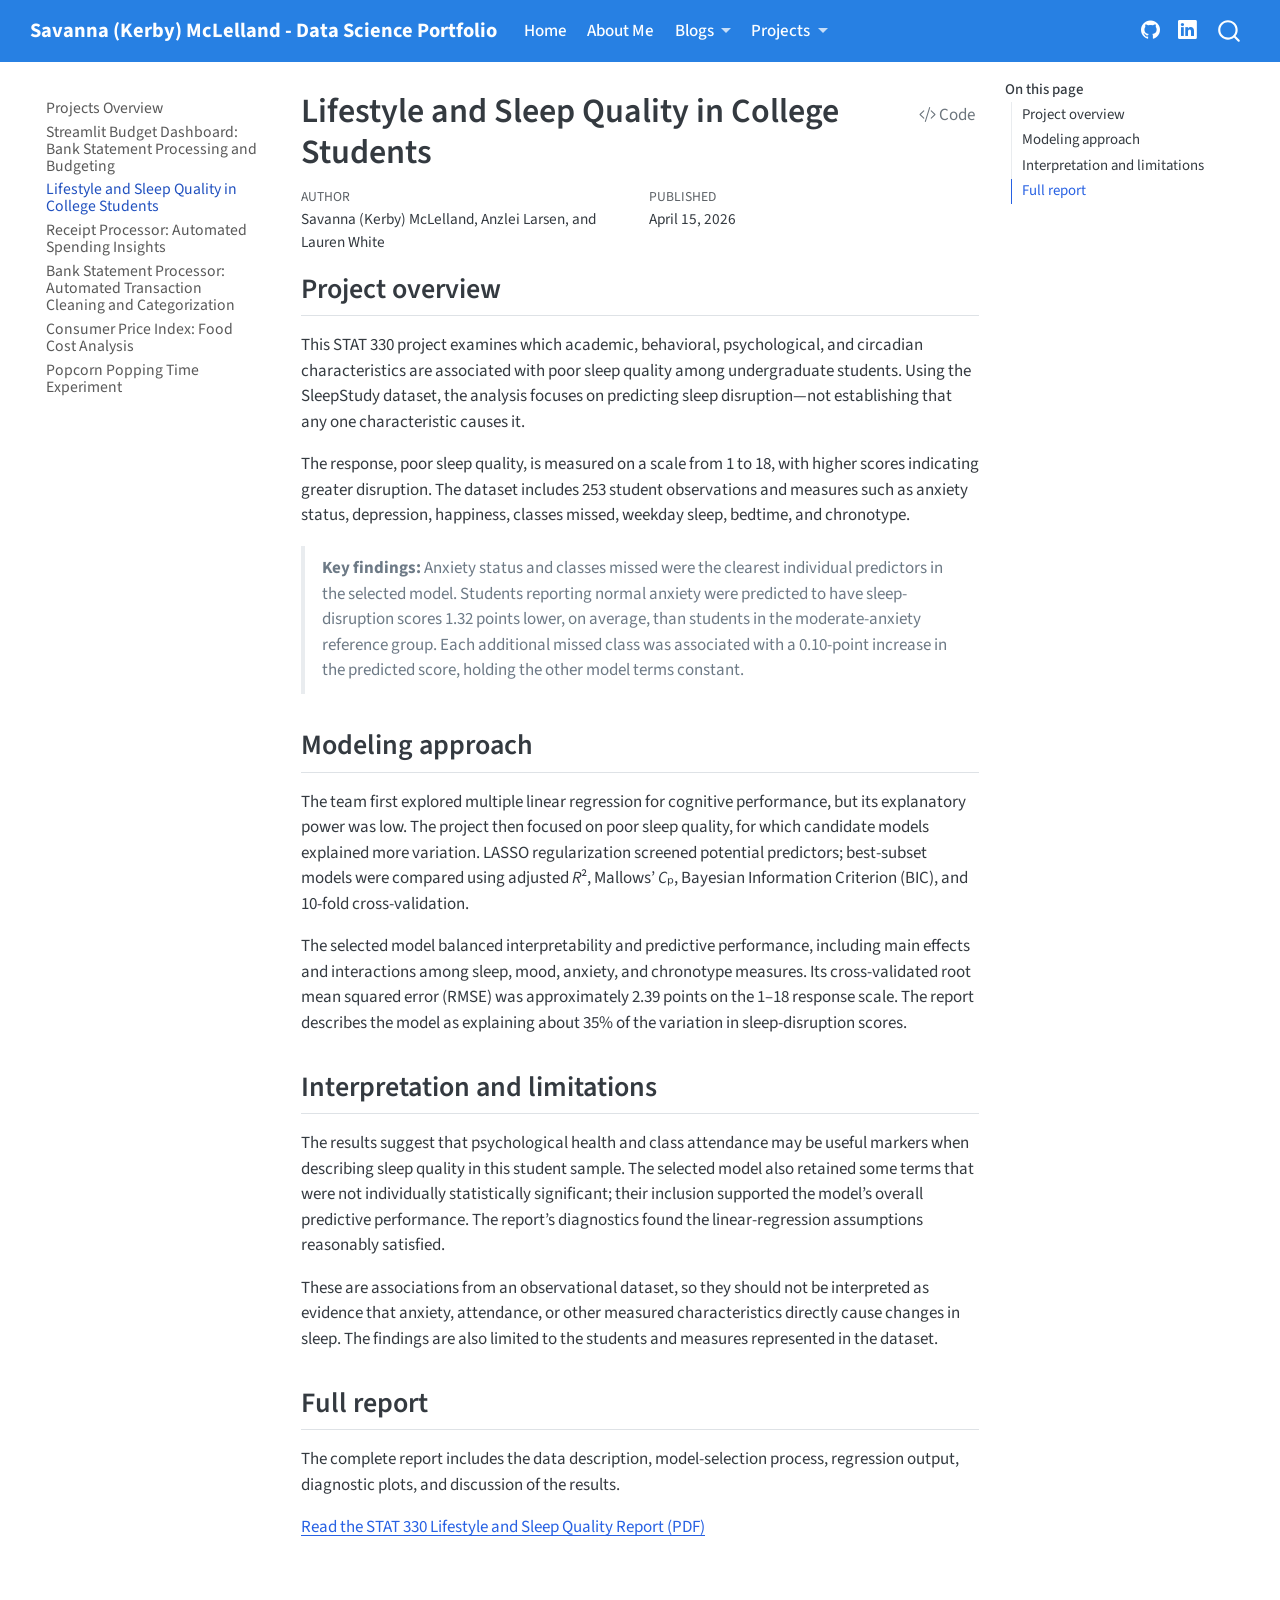
<file: docs/projects/sleep-quality.html>
<!DOCTYPE html>
<html xmlns="http://www.w3.org/1999/xhtml" lang="en" xml:lang="en"><head>

<meta charset="utf-8">
<meta name="generator" content="quarto-1.8.27">

<meta name="viewport" content="width=device-width, initial-scale=1.0, user-scalable=yes">

<meta name="author" content="Savanna (Kerby) McLelland, Anzlei Larsen, and Lauren White">
<meta name="dcterms.date" content="2026-04-15">

<title>Lifestyle and Sleep Quality in College Students – Savanna (Kerby) McLelland - Data Science Portfolio</title>
<style>
code{white-space: pre-wrap;}
span.smallcaps{font-variant: small-caps;}
div.columns{display: flex; gap: min(4vw, 1.5em);}
div.column{flex: auto; overflow-x: auto;}
div.hanging-indent{margin-left: 1.5em; text-indent: -1.5em;}
ul.task-list{list-style: none;}
ul.task-list li input[type="checkbox"] {
  width: 0.8em;
  margin: 0 0.8em 0.2em -1em; /* quarto-specific, see https://github.com/quarto-dev/quarto-cli/issues/4556 */ 
  vertical-align: middle;
}
/* CSS for syntax highlighting */
html { -webkit-text-size-adjust: 100%; }
pre > code.sourceCode { white-space: pre; position: relative; }
pre > code.sourceCode > span { display: inline-block; line-height: 1.25; }
pre > code.sourceCode > span:empty { height: 1.2em; }
.sourceCode { overflow: visible; }
code.sourceCode > span { color: inherit; text-decoration: inherit; }
div.sourceCode { margin: 1em 0; }
pre.sourceCode { margin: 0; }
@media screen {
div.sourceCode { overflow: auto; }
}
@media print {
pre > code.sourceCode { white-space: pre-wrap; }
pre > code.sourceCode > span { text-indent: -5em; padding-left: 5em; }
}
pre.numberSource code
  { counter-reset: source-line 0; }
pre.numberSource code > span
  { position: relative; left: -4em; counter-increment: source-line; }
pre.numberSource code > span > a:first-child::before
  { content: counter(source-line);
    position: relative; left: -1em; text-align: right; vertical-align: baseline;
    border: none; display: inline-block;
    -webkit-touch-callout: none; -webkit-user-select: none;
    -khtml-user-select: none; -moz-user-select: none;
    -ms-user-select: none; user-select: none;
    padding: 0 4px; width: 4em;
  }
pre.numberSource { margin-left: 3em;  padding-left: 4px; }
div.sourceCode
  {   }
@media screen {
pre > code.sourceCode > span > a:first-child::before { text-decoration: underline; }
}
</style>


<script src="../site_libs/quarto-nav/quarto-nav.js"></script>
<script src="../site_libs/quarto-nav/headroom.min.js"></script>
<script src="../site_libs/clipboard/clipboard.min.js"></script>
<script src="../site_libs/quarto-search/autocomplete.umd.js"></script>
<script src="../site_libs/quarto-search/fuse.min.js"></script>
<script src="../site_libs/quarto-search/quarto-search.js"></script>
<meta name="quarto:offset" content="../">
<script src="../site_libs/quarto-html/quarto.js" type="module"></script>
<script src="../site_libs/quarto-html/tabsets/tabsets.js" type="module"></script>
<script src="../site_libs/quarto-html/axe/axe-check.js" type="module"></script>
<script src="../site_libs/quarto-html/popper.min.js"></script>
<script src="../site_libs/quarto-html/tippy.umd.min.js"></script>
<script src="../site_libs/quarto-html/anchor.min.js"></script>
<link href="../site_libs/quarto-html/tippy.css" rel="stylesheet">
<link href="../site_libs/quarto-html/quarto-syntax-highlighting-ed96de9b727972fe78a7b5d16c58bf87.css" rel="stylesheet" id="quarto-text-highlighting-styles">
<script src="../site_libs/bootstrap/bootstrap.min.js"></script>
<link href="../site_libs/bootstrap/bootstrap-icons.css" rel="stylesheet">
<link href="../site_libs/bootstrap/bootstrap-029b10fc0dc652dab2ec1ac156c1a037.min.css" rel="stylesheet" append-hash="true" id="quarto-bootstrap" data-mode="light">
<script id="quarto-search-options" type="application/json">{
  "location": "navbar",
  "copy-button": false,
  "collapse-after": 3,
  "panel-placement": "end",
  "type": "overlay",
  "limit": 50,
  "keyboard-shortcut": [
    "f",
    "/",
    "s"
  ],
  "show-item-context": false,
  "language": {
    "search-no-results-text": "No results",
    "search-matching-documents-text": "matching documents",
    "search-copy-link-title": "Copy link to search",
    "search-hide-matches-text": "Hide additional matches",
    "search-more-match-text": "more match in this document",
    "search-more-matches-text": "more matches in this document",
    "search-clear-button-title": "Clear",
    "search-text-placeholder": "",
    "search-detached-cancel-button-title": "Cancel",
    "search-submit-button-title": "Submit",
    "search-label": "Search"
  }
}</script>


<link rel="stylesheet" href="../styles.css">
</head>

<body class="nav-sidebar floating nav-fixed quarto-light">

<div id="quarto-search-results"></div>
  <header id="quarto-header" class="headroom fixed-top">
    <nav class="navbar navbar-expand-lg " data-bs-theme="dark">
      <div class="navbar-container container-fluid">
      <div class="navbar-brand-container mx-auto">
    <a class="navbar-brand" href="../index.html">
    <span class="navbar-title">Savanna (Kerby) McLelland - Data Science Portfolio</span>
    </a>
  </div>
            <div id="quarto-search" class="" title="Search"></div>
          <button class="navbar-toggler" type="button" data-bs-toggle="collapse" data-bs-target="#navbarCollapse" aria-controls="navbarCollapse" role="menu" aria-expanded="false" aria-label="Toggle navigation" onclick="if (window.quartoToggleHeadroom) { window.quartoToggleHeadroom(); }">
  <span class="navbar-toggler-icon"></span>
</button>
          <div class="collapse navbar-collapse" id="navbarCollapse">
            <ul class="navbar-nav navbar-nav-scroll me-auto">
  <li class="nav-item">
    <a class="nav-link" href="../index.html"> 
<span class="menu-text">Home</span></a>
  </li>  
  <li class="nav-item">
    <a class="nav-link" href="../about.html"> 
<span class="menu-text">About Me</span></a>
  </li>  
  <li class="nav-item dropdown ">
    <a class="nav-link dropdown-toggle" href="#" id="nav-menu-blogs" role="link" data-bs-toggle="dropdown" aria-expanded="false">
 <span class="menu-text">Blogs</span>
    </a>
    <ul class="dropdown-menu" aria-labelledby="nav-menu-blogs">    
        <li>
    <a class="dropdown-item" href="../blogs/tutorial.html">
 <span class="dropdown-text">RapidFuzz in Python</span></a>
  </li>  
        <li>
    <a class="dropdown-item" href="../blogs/data-acquisition.html">
 <span class="dropdown-text">Bank Statement Processing</span></a>
  </li>  
    </ul>
  </li>
  <li class="nav-item dropdown ">
    <a class="nav-link dropdown-toggle" href="#" id="nav-menu-projects" role="link" data-bs-toggle="dropdown" aria-expanded="false">
 <span class="menu-text">Projects</span>
    </a>
    <ul class="dropdown-menu" aria-labelledby="nav-menu-projects">    
        <li>
    <a class="dropdown-item" href="../projects/index.html">
 <span class="dropdown-text">All Projects</span></a>
  </li>  
        <li><hr class="dropdown-divider"></li>
        <li>
    <a class="dropdown-item" href="../projects/streamlit-budget-dashboard.html">
 <span class="dropdown-text">Streamlit Budget Dashboard</span></a>
  </li>  
        <li>
    <a class="dropdown-item" href="../projects/sleep-quality.html">
 <span class="dropdown-text">Sleep Quality Analysis</span></a>
  </li>  
        <li>
    <a class="dropdown-item" href="../projects/receipt-processor.html">
 <span class="dropdown-text">Receipt Processor</span></a>
  </li>  
        <li>
    <a class="dropdown-item" href="../projects/bank-statement-processor.html">
 <span class="dropdown-text">Bank Statement Processor</span></a>
  </li>  
        <li>
    <a class="dropdown-item" href="../projects/cpi-food-cost-analysis.html">
 <span class="dropdown-text">CPI Food Cost Analysis</span></a>
  </li>  
        <li>
    <a class="dropdown-item" href="../projects/popcorn-experiment.html">
 <span class="dropdown-text">Popcorn Experiment</span></a>
  </li>  
    </ul>
  </li>
</ul>
            <ul class="navbar-nav navbar-nav-scroll ms-auto">
  <li class="nav-item compact">
    <a class="nav-link" href="https://github.com/Xapamma"> <i class="bi bi-github" role="img">
</i> 
<span class="menu-text"></span></a>
  </li>  
  <li class="nav-item compact">
    <a class="nav-link" href="https://www.linkedin.com/in/savanna-mclelland-8178b7206"> <i class="bi bi-linkedin" role="img">
</i> 
<span class="menu-text"></span></a>
  </li>  
</ul>
          </div> <!-- /navcollapse -->
            <div class="quarto-navbar-tools">
</div>
      </div> <!-- /container-fluid -->
    </nav>
  <nav class="quarto-secondary-nav">
    <div class="container-fluid d-flex">
      <button type="button" class="quarto-btn-toggle btn" data-bs-toggle="collapse" role="button" data-bs-target=".quarto-sidebar-collapse-item" aria-controls="quarto-sidebar" aria-expanded="false" aria-label="Toggle sidebar navigation" onclick="if (window.quartoToggleHeadroom) { window.quartoToggleHeadroom(); }">
        <i class="bi bi-layout-text-sidebar-reverse"></i>
      </button>
        <nav class="quarto-page-breadcrumbs" aria-label="breadcrumb"><ol class="breadcrumb"><li class="breadcrumb-item"><a href="../projects/sleep-quality.html">Lifestyle and Sleep Quality in College Students</a></li></ol></nav>
        <a class="flex-grow-1" role="navigation" data-bs-toggle="collapse" data-bs-target=".quarto-sidebar-collapse-item" aria-controls="quarto-sidebar" aria-expanded="false" aria-label="Toggle sidebar navigation" onclick="if (window.quartoToggleHeadroom) { window.quartoToggleHeadroom(); }">      
        </a>
    </div>
  </nav>
</header>
<!-- content -->
<div id="quarto-content" class="quarto-container page-columns page-rows-contents page-layout-article page-navbar">
<!-- sidebar -->
  <nav id="quarto-sidebar" class="sidebar collapse collapse-horizontal quarto-sidebar-collapse-item sidebar-navigation floating overflow-auto">
    <div class="sidebar-menu-container"> 
    <ul class="list-unstyled mt-1">
        <li class="sidebar-item">
  <div class="sidebar-item-container"> 
  <a href="../projects/index.html" class="sidebar-item-text sidebar-link">
 <span class="menu-text">Projects Overview</span></a>
  </div>
</li>
        <li class="sidebar-item">
  <div class="sidebar-item-container"> 
  <a href="../projects/streamlit-budget-dashboard.html" class="sidebar-item-text sidebar-link">
 <span class="menu-text">Streamlit Budget Dashboard: Bank Statement Processing and Budgeting</span></a>
  </div>
</li>
        <li class="sidebar-item">
  <div class="sidebar-item-container"> 
  <a href="../projects/sleep-quality.html" class="sidebar-item-text sidebar-link active">
 <span class="menu-text">Lifestyle and Sleep Quality in College Students</span></a>
  </div>
</li>
        <li class="sidebar-item">
  <div class="sidebar-item-container"> 
  <a href="../projects/receipt-processor.html" class="sidebar-item-text sidebar-link">
 <span class="menu-text">Receipt Processor: Automated Spending Insights</span></a>
  </div>
</li>
        <li class="sidebar-item">
  <div class="sidebar-item-container"> 
  <a href="../projects/bank-statement-processor.html" class="sidebar-item-text sidebar-link">
 <span class="menu-text">Bank Statement Processor: Automated Transaction Cleaning and Categorization</span></a>
  </div>
</li>
        <li class="sidebar-item">
  <div class="sidebar-item-container"> 
  <a href="../projects/cpi-food-cost-analysis.html" class="sidebar-item-text sidebar-link">
 <span class="menu-text">Consumer Price Index: Food Cost Analysis</span></a>
  </div>
</li>
        <li class="sidebar-item">
  <div class="sidebar-item-container"> 
  <a href="../projects/popcorn-experiment.html" class="sidebar-item-text sidebar-link">
 <span class="menu-text">Popcorn Popping Time Experiment</span></a>
  </div>
</li>
    </ul>
    </div>
</nav>
<div id="quarto-sidebar-glass" class="quarto-sidebar-collapse-item" data-bs-toggle="collapse" data-bs-target=".quarto-sidebar-collapse-item"></div>
<!-- margin-sidebar -->
    <div id="quarto-margin-sidebar" class="sidebar margin-sidebar">
        <nav id="TOC" role="doc-toc" class="toc-active">
    <h2 id="toc-title">On this page</h2>
   
  <ul>
  <li><a href="#project-overview" id="toc-project-overview" class="nav-link active" data-scroll-target="#project-overview">Project overview</a></li>
  <li><a href="#modeling-approach" id="toc-modeling-approach" class="nav-link" data-scroll-target="#modeling-approach">Modeling approach</a></li>
  <li><a href="#interpretation-and-limitations" id="toc-interpretation-and-limitations" class="nav-link" data-scroll-target="#interpretation-and-limitations">Interpretation and limitations</a></li>
  <li><a href="#full-report" id="toc-full-report" class="nav-link" data-scroll-target="#full-report">Full report</a></li>
  </ul>
</nav>
    </div>
<!-- main -->
<main class="content" id="quarto-document-content">

<header id="title-block-header" class="quarto-title-block default">
<div class="quarto-title">
<div class="quarto-title-block"><div><h1 class="title">Lifestyle and Sleep Quality in College Students</h1><button type="button" class="btn code-tools-button" id="quarto-code-tools-source"><i class="bi"></i> Code</button></div></div>
</div>



<div class="quarto-title-meta">

    <div>
    <div class="quarto-title-meta-heading">Author</div>
    <div class="quarto-title-meta-contents">
             <p>Savanna (Kerby) McLelland, Anzlei Larsen, and Lauren White </p>
          </div>
  </div>
    
    <div>
    <div class="quarto-title-meta-heading">Published</div>
    <div class="quarto-title-meta-contents">
      <p class="date">April 15, 2026</p>
    </div>
  </div>
  
    
  </div>
  


</header>


<section id="project-overview" class="level2">
<h2 class="anchored" data-anchor-id="project-overview">Project overview</h2>
<p>This STAT 330 project examines which academic, behavioral, psychological, and circadian characteristics are associated with poor sleep quality among undergraduate students. Using the SleepStudy dataset, the analysis focuses on predicting sleep disruption—not establishing that any one characteristic causes it.</p>
<p>The response, poor sleep quality, is measured on a scale from 1 to 18, with higher scores indicating greater disruption. The dataset includes 253 student observations and measures such as anxiety status, depression, happiness, classes missed, weekday sleep, bedtime, and chronotype.</p>
<blockquote class="blockquote">
<p><strong>Key findings:</strong> Anxiety status and classes missed were the clearest individual predictors in the selected model. Students reporting normal anxiety were predicted to have sleep-disruption scores 1.32 points lower, on average, than students in the moderate-anxiety reference group. Each additional missed class was associated with a 0.10-point increase in the predicted score, holding the other model terms constant.</p>
</blockquote>
</section>
<section id="modeling-approach" class="level2">
<h2 class="anchored" data-anchor-id="modeling-approach">Modeling approach</h2>
<p>The team first explored multiple linear regression for cognitive performance, but its explanatory power was low. The project then focused on poor sleep quality, for which candidate models explained more variation. LASSO regularization screened potential predictors; best-subset models were compared using adjusted <em>R</em>², Mallows’ <em>C</em>ₚ, Bayesian Information Criterion (BIC), and 10-fold cross-validation.</p>
<p>The selected model balanced interpretability and predictive performance, including main effects and interactions among sleep, mood, anxiety, and chronotype measures. Its cross-validated root mean squared error (RMSE) was approximately 2.39 points on the 1–18 response scale. The report describes the model as explaining about 35% of the variation in sleep-disruption scores.</p>
</section>
<section id="interpretation-and-limitations" class="level2">
<h2 class="anchored" data-anchor-id="interpretation-and-limitations">Interpretation and limitations</h2>
<p>The results suggest that psychological health and class attendance may be useful markers when describing sleep quality in this student sample. The selected model also retained some terms that were not individually statistically significant; their inclusion supported the model’s overall predictive performance. The report’s diagnostics found the linear-regression assumptions reasonably satisfied.</p>
<p>These are associations from an observational dataset, so they should not be interpreted as evidence that anxiety, attendance, or other measured characteristics directly cause changes in sleep. The findings are also limited to the students and measures represented in the dataset.</p>
</section>
<section id="full-report" class="level2">
<h2 class="anchored" data-anchor-id="full-report">Full report</h2>
<p>The complete report includes the data description, model-selection process, regression output, diagnostic plots, and discussion of the results.</p>
<p><a href="../STAT330_W26_001_Group11__Savanna__Anzlei__Lauren.pdf">Read the STAT 330 Lifestyle and Sleep Quality Report (PDF)</a></p>


<!-- -->

</section>

</main> <!-- /main -->
<script id="quarto-html-after-body" type="application/javascript">
  window.document.addEventListener("DOMContentLoaded", function (event) {
    const icon = "";
    const anchorJS = new window.AnchorJS();
    anchorJS.options = {
      placement: 'right',
      icon: icon
    };
    anchorJS.add('.anchored');
    const isCodeAnnotation = (el) => {
      for (const clz of el.classList) {
        if (clz.startsWith('code-annotation-')) {                     
          return true;
        }
      }
      return false;
    }
    const onCopySuccess = function(e) {
      // button target
      const button = e.trigger;
      // don't keep focus
      button.blur();
      // flash "checked"
      button.classList.add('code-copy-button-checked');
      var currentTitle = button.getAttribute("title");
      button.setAttribute("title", "Copied!");
      let tooltip;
      if (window.bootstrap) {
        button.setAttribute("data-bs-toggle", "tooltip");
        button.setAttribute("data-bs-placement", "left");
        button.setAttribute("data-bs-title", "Copied!");
        tooltip = new bootstrap.Tooltip(button, 
          { trigger: "manual", 
            customClass: "code-copy-button-tooltip",
            offset: [0, -8]});
        tooltip.show();    
      }
      setTimeout(function() {
        if (tooltip) {
          tooltip.hide();
          button.removeAttribute("data-bs-title");
          button.removeAttribute("data-bs-toggle");
          button.removeAttribute("data-bs-placement");
        }
        button.setAttribute("title", currentTitle);
        button.classList.remove('code-copy-button-checked');
      }, 1000);
      // clear code selection
      e.clearSelection();
    }
    const getTextToCopy = function(trigger) {
      const outerScaffold = trigger.parentElement.cloneNode(true);
      const codeEl = outerScaffold.querySelector('code');
      for (const childEl of codeEl.children) {
        if (isCodeAnnotation(childEl)) {
          childEl.remove();
        }
      }
      return codeEl.innerText;
    }
    const clipboard = new window.ClipboardJS('.code-copy-button:not([data-in-quarto-modal])', {
      text: getTextToCopy
    });
    clipboard.on('success', onCopySuccess);
    if (window.document.getElementById('quarto-embedded-source-code-modal')) {
      const clipboardModal = new window.ClipboardJS('.code-copy-button[data-in-quarto-modal]', {
        text: getTextToCopy,
        container: window.document.getElementById('quarto-embedded-source-code-modal')
      });
      clipboardModal.on('success', onCopySuccess);
    }
    const viewSource = window.document.getElementById('quarto-view-source') ||
                       window.document.getElementById('quarto-code-tools-source');
    if (viewSource) {
      const sourceUrl = viewSource.getAttribute("data-quarto-source-url");
      viewSource.addEventListener("click", function(e) {
        if (sourceUrl) {
          // rstudio viewer pane
          if (/\bcapabilities=\b/.test(window.location)) {
            window.open(sourceUrl);
          } else {
            window.location.href = sourceUrl;
          }
        } else {
          const modal = new bootstrap.Modal(document.getElementById('quarto-embedded-source-code-modal'));
          modal.show();
        }
        return false;
      });
    }
    function toggleCodeHandler(show) {
      return function(e) {
        const detailsSrc = window.document.querySelectorAll(".cell > details > .sourceCode");
        for (let i=0; i<detailsSrc.length; i++) {
          const details = detailsSrc[i].parentElement;
          if (show) {
            details.open = true;
          } else {
            details.removeAttribute("open");
          }
        }
        const cellCodeDivs = window.document.querySelectorAll(".cell > .sourceCode");
        const fromCls = show ? "hidden" : "unhidden";
        const toCls = show ? "unhidden" : "hidden";
        for (let i=0; i<cellCodeDivs.length; i++) {
          const codeDiv = cellCodeDivs[i];
          if (codeDiv.classList.contains(fromCls)) {
            codeDiv.classList.remove(fromCls);
            codeDiv.classList.add(toCls);
          } 
        }
        return false;
      }
    }
    const hideAllCode = window.document.getElementById("quarto-hide-all-code");
    if (hideAllCode) {
      hideAllCode.addEventListener("click", toggleCodeHandler(false));
    }
    const showAllCode = window.document.getElementById("quarto-show-all-code");
    if (showAllCode) {
      showAllCode.addEventListener("click", toggleCodeHandler(true));
    }
      var localhostRegex = new RegExp(/^(?:http|https):\/\/localhost\:?[0-9]*\//);
      var mailtoRegex = new RegExp(/^mailto:/);
        var filterRegex = new RegExp('/' + window.location.host + '/');
      var isInternal = (href) => {
          return filterRegex.test(href) || localhostRegex.test(href) || mailtoRegex.test(href);
      }
      // Inspect non-navigation links and adorn them if external
     var links = window.document.querySelectorAll('a[href]:not(.nav-link):not(.navbar-brand):not(.toc-action):not(.sidebar-link):not(.sidebar-item-toggle):not(.pagination-link):not(.no-external):not([aria-hidden]):not(.dropdown-item):not(.quarto-navigation-tool):not(.about-link)');
      for (var i=0; i<links.length; i++) {
        const link = links[i];
        if (!isInternal(link.href)) {
          // undo the damage that might have been done by quarto-nav.js in the case of
          // links that we want to consider external
          if (link.dataset.originalHref !== undefined) {
            link.href = link.dataset.originalHref;
          }
        }
      }
    function tippyHover(el, contentFn, onTriggerFn, onUntriggerFn) {
      const config = {
        allowHTML: true,
        maxWidth: 500,
        delay: 100,
        arrow: false,
        appendTo: function(el) {
            return el.parentElement;
        },
        interactive: true,
        interactiveBorder: 10,
        theme: 'quarto',
        placement: 'bottom-start',
      };
      if (contentFn) {
        config.content = contentFn;
      }
      if (onTriggerFn) {
        config.onTrigger = onTriggerFn;
      }
      if (onUntriggerFn) {
        config.onUntrigger = onUntriggerFn;
      }
      window.tippy(el, config); 
    }
    const noterefs = window.document.querySelectorAll('a[role="doc-noteref"]');
    for (var i=0; i<noterefs.length; i++) {
      const ref = noterefs[i];
      tippyHover(ref, function() {
        // use id or data attribute instead here
        let href = ref.getAttribute('data-footnote-href') || ref.getAttribute('href');
        try { href = new URL(href).hash; } catch {}
        const id = href.replace(/^#\/?/, "");
        const note = window.document.getElementById(id);
        if (note) {
          return note.innerHTML;
        } else {
          return "";
        }
      });
    }
    const xrefs = window.document.querySelectorAll('a.quarto-xref');
    const processXRef = (id, note) => {
      // Strip column container classes
      const stripColumnClz = (el) => {
        el.classList.remove("page-full", "page-columns");
        if (el.children) {
          for (const child of el.children) {
            stripColumnClz(child);
          }
        }
      }
      stripColumnClz(note)
      if (id === null || id.startsWith('sec-')) {
        // Special case sections, only their first couple elements
        const container = document.createElement("div");
        if (note.children && note.children.length > 2) {
          container.appendChild(note.children[0].cloneNode(true));
          for (let i = 1; i < note.children.length; i++) {
            const child = note.children[i];
            if (child.tagName === "P" && child.innerText === "") {
              continue;
            } else {
              container.appendChild(child.cloneNode(true));
              break;
            }
          }
          if (window.Quarto?.typesetMath) {
            window.Quarto.typesetMath(container);
          }
          return container.innerHTML
        } else {
          if (window.Quarto?.typesetMath) {
            window.Quarto.typesetMath(note);
          }
          return note.innerHTML;
        }
      } else {
        // Remove any anchor links if they are present
        const anchorLink = note.querySelector('a.anchorjs-link');
        if (anchorLink) {
          anchorLink.remove();
        }
        if (window.Quarto?.typesetMath) {
          window.Quarto.typesetMath(note);
        }
        if (note.classList.contains("callout")) {
          return note.outerHTML;
        } else {
          return note.innerHTML;
        }
      }
    }
    for (var i=0; i<xrefs.length; i++) {
      const xref = xrefs[i];
      tippyHover(xref, undefined, function(instance) {
        instance.disable();
        let url = xref.getAttribute('href');
        let hash = undefined; 
        if (url.startsWith('#')) {
          hash = url;
        } else {
          try { hash = new URL(url).hash; } catch {}
        }
        if (hash) {
          const id = hash.replace(/^#\/?/, "");
          const note = window.document.getElementById(id);
          if (note !== null) {
            try {
              const html = processXRef(id, note.cloneNode(true));
              instance.setContent(html);
            } finally {
              instance.enable();
              instance.show();
            }
          } else {
            // See if we can fetch this
            fetch(url.split('#')[0])
            .then(res => res.text())
            .then(html => {
              const parser = new DOMParser();
              const htmlDoc = parser.parseFromString(html, "text/html");
              const note = htmlDoc.getElementById(id);
              if (note !== null) {
                const html = processXRef(id, note);
                instance.setContent(html);
              } 
            }).finally(() => {
              instance.enable();
              instance.show();
            });
          }
        } else {
          // See if we can fetch a full url (with no hash to target)
          // This is a special case and we should probably do some content thinning / targeting
          fetch(url)
          .then(res => res.text())
          .then(html => {
            const parser = new DOMParser();
            const htmlDoc = parser.parseFromString(html, "text/html");
            const note = htmlDoc.querySelector('main.content');
            if (note !== null) {
              // This should only happen for chapter cross references
              // (since there is no id in the URL)
              // remove the first header
              if (note.children.length > 0 && note.children[0].tagName === "HEADER") {
                note.children[0].remove();
              }
              const html = processXRef(null, note);
              instance.setContent(html);
            } 
          }).finally(() => {
            instance.enable();
            instance.show();
          });
        }
      }, function(instance) {
      });
    }
        let selectedAnnoteEl;
        const selectorForAnnotation = ( cell, annotation) => {
          let cellAttr = 'data-code-cell="' + cell + '"';
          let lineAttr = 'data-code-annotation="' +  annotation + '"';
          const selector = 'span[' + cellAttr + '][' + lineAttr + ']';
          return selector;
        }
        const selectCodeLines = (annoteEl) => {
          const doc = window.document;
          const targetCell = annoteEl.getAttribute("data-target-cell");
          const targetAnnotation = annoteEl.getAttribute("data-target-annotation");
          const annoteSpan = window.document.querySelector(selectorForAnnotation(targetCell, targetAnnotation));
          const lines = annoteSpan.getAttribute("data-code-lines").split(",");
          const lineIds = lines.map((line) => {
            return targetCell + "-" + line;
          })
          let top = null;
          let height = null;
          let parent = null;
          if (lineIds.length > 0) {
              //compute the position of the single el (top and bottom and make a div)
              const el = window.document.getElementById(lineIds[0]);
              top = el.offsetTop;
              height = el.offsetHeight;
              parent = el.parentElement.parentElement;
            if (lineIds.length > 1) {
              const lastEl = window.document.getElementById(lineIds[lineIds.length - 1]);
              const bottom = lastEl.offsetTop + lastEl.offsetHeight;
              height = bottom - top;
            }
            if (top !== null && height !== null && parent !== null) {
              // cook up a div (if necessary) and position it 
              let div = window.document.getElementById("code-annotation-line-highlight");
              if (div === null) {
                div = window.document.createElement("div");
                div.setAttribute("id", "code-annotation-line-highlight");
                div.style.position = 'absolute';
                parent.appendChild(div);
              }
              div.style.top = top - 2 + "px";
              div.style.height = height + 4 + "px";
              div.style.left = 0;
              let gutterDiv = window.document.getElementById("code-annotation-line-highlight-gutter");
              if (gutterDiv === null) {
                gutterDiv = window.document.createElement("div");
                gutterDiv.setAttribute("id", "code-annotation-line-highlight-gutter");
                gutterDiv.style.position = 'absolute';
                const codeCell = window.document.getElementById(targetCell);
                const gutter = codeCell.querySelector('.code-annotation-gutter');
                gutter.appendChild(gutterDiv);
              }
              gutterDiv.style.top = top - 2 + "px";
              gutterDiv.style.height = height + 4 + "px";
            }
            selectedAnnoteEl = annoteEl;
          }
        };
        const unselectCodeLines = () => {
          const elementsIds = ["code-annotation-line-highlight", "code-annotation-line-highlight-gutter"];
          elementsIds.forEach((elId) => {
            const div = window.document.getElementById(elId);
            if (div) {
              div.remove();
            }
          });
          selectedAnnoteEl = undefined;
        };
          // Handle positioning of the toggle
      window.addEventListener(
        "resize",
        throttle(() => {
          elRect = undefined;
          if (selectedAnnoteEl) {
            selectCodeLines(selectedAnnoteEl);
          }
        }, 10)
      );
      function throttle(fn, ms) {
      let throttle = false;
      let timer;
        return (...args) => {
          if(!throttle) { // first call gets through
              fn.apply(this, args);
              throttle = true;
          } else { // all the others get throttled
              if(timer) clearTimeout(timer); // cancel #2
              timer = setTimeout(() => {
                fn.apply(this, args);
                timer = throttle = false;
              }, ms);
          }
        };
      }
        // Attach click handler to the DT
        const annoteDls = window.document.querySelectorAll('dt[data-target-cell]');
        for (const annoteDlNode of annoteDls) {
          annoteDlNode.addEventListener('click', (event) => {
            const clickedEl = event.target;
            if (clickedEl !== selectedAnnoteEl) {
              unselectCodeLines();
              const activeEl = window.document.querySelector('dt[data-target-cell].code-annotation-active');
              if (activeEl) {
                activeEl.classList.remove('code-annotation-active');
              }
              selectCodeLines(clickedEl);
              clickedEl.classList.add('code-annotation-active');
            } else {
              // Unselect the line
              unselectCodeLines();
              clickedEl.classList.remove('code-annotation-active');
            }
          });
        }
    const findCites = (el) => {
      const parentEl = el.parentElement;
      if (parentEl) {
        const cites = parentEl.dataset.cites;
        if (cites) {
          return {
            el,
            cites: cites.split(' ')
          };
        } else {
          return findCites(el.parentElement)
        }
      } else {
        return undefined;
      }
    };
    var bibliorefs = window.document.querySelectorAll('a[role="doc-biblioref"]');
    for (var i=0; i<bibliorefs.length; i++) {
      const ref = bibliorefs[i];
      const citeInfo = findCites(ref);
      if (citeInfo) {
        tippyHover(citeInfo.el, function() {
          var popup = window.document.createElement('div');
          citeInfo.cites.forEach(function(cite) {
            var citeDiv = window.document.createElement('div');
            citeDiv.classList.add('hanging-indent');
            citeDiv.classList.add('csl-entry');
            var biblioDiv = window.document.getElementById('ref-' + cite);
            if (biblioDiv) {
              citeDiv.innerHTML = biblioDiv.innerHTML;
            }
            popup.appendChild(citeDiv);
          });
          return popup.innerHTML;
        });
      }
    }
  });
  </script><div class="modal fade" id="quarto-embedded-source-code-modal" tabindex="-1" aria-labelledby="quarto-embedded-source-code-modal-label" aria-hidden="true"><div class="modal-dialog modal-dialog-scrollable"><div class="modal-content"><div class="modal-header"><h5 class="modal-title" id="quarto-embedded-source-code-modal-label">Source Code</h5><button class="btn-close" data-bs-dismiss="modal"></button></div><div class="modal-body"><div class="">
<div class="code-copy-outer-scaffold"><div class="sourceCode" id="cb1" data-shortcodes="false"><pre class="sourceCode markdown code-with-copy"><code class="sourceCode markdown"><span id="cb1-1"><a href="#cb1-1" aria-hidden="true" tabindex="-1"></a><span class="co">---</span></span>
<span id="cb1-2"><a href="#cb1-2" aria-hidden="true" tabindex="-1"></a><span class="an">title:</span><span class="co"> "Lifestyle and Sleep Quality in College Students"</span></span>
<span id="cb1-3"><a href="#cb1-3" aria-hidden="true" tabindex="-1"></a><span class="an">author:</span><span class="co"> "Savanna (Kerby) McLelland, Anzlei Larsen, and Lauren White"</span></span>
<span id="cb1-4"><a href="#cb1-4" aria-hidden="true" tabindex="-1"></a><span class="an">date:</span><span class="co"> "2026-04-15"</span></span>
<span id="cb1-5"><a href="#cb1-5" aria-hidden="true" tabindex="-1"></a><span class="an">format:</span></span>
<span id="cb1-6"><a href="#cb1-6" aria-hidden="true" tabindex="-1"></a><span class="co">  html:</span></span>
<span id="cb1-7"><a href="#cb1-7" aria-hidden="true" tabindex="-1"></a><span class="co">    toc: true</span></span>
<span id="cb1-8"><a href="#cb1-8" aria-hidden="true" tabindex="-1"></a><span class="co">---</span></span>
<span id="cb1-9"><a href="#cb1-9" aria-hidden="true" tabindex="-1"></a></span>
<span id="cb1-10"><a href="#cb1-10" aria-hidden="true" tabindex="-1"></a><span class="fu">## Project overview</span></span>
<span id="cb1-11"><a href="#cb1-11" aria-hidden="true" tabindex="-1"></a></span>
<span id="cb1-12"><a href="#cb1-12" aria-hidden="true" tabindex="-1"></a>This STAT 330 project examines which academic, behavioral, psychological, and</span>
<span id="cb1-13"><a href="#cb1-13" aria-hidden="true" tabindex="-1"></a>circadian characteristics are associated with poor sleep quality among</span>
<span id="cb1-14"><a href="#cb1-14" aria-hidden="true" tabindex="-1"></a>undergraduate students. Using the SleepStudy dataset, the analysis focuses on</span>
<span id="cb1-15"><a href="#cb1-15" aria-hidden="true" tabindex="-1"></a>predicting sleep disruption—not establishing that any one characteristic</span>
<span id="cb1-16"><a href="#cb1-16" aria-hidden="true" tabindex="-1"></a>causes it.</span>
<span id="cb1-17"><a href="#cb1-17" aria-hidden="true" tabindex="-1"></a></span>
<span id="cb1-18"><a href="#cb1-18" aria-hidden="true" tabindex="-1"></a>The response, poor sleep quality, is measured on a scale from 1 to 18, with</span>
<span id="cb1-19"><a href="#cb1-19" aria-hidden="true" tabindex="-1"></a>higher scores indicating greater disruption. The dataset includes 253 student</span>
<span id="cb1-20"><a href="#cb1-20" aria-hidden="true" tabindex="-1"></a>observations and measures such as anxiety status, depression, happiness,</span>
<span id="cb1-21"><a href="#cb1-21" aria-hidden="true" tabindex="-1"></a>classes missed, weekday sleep, bedtime, and chronotype.</span>
<span id="cb1-22"><a href="#cb1-22" aria-hidden="true" tabindex="-1"></a></span>
<span id="cb1-23"><a href="#cb1-23" aria-hidden="true" tabindex="-1"></a><span class="at">&gt; **Key findings:** Anxiety status and classes missed were the clearest</span></span>
<span id="cb1-24"><a href="#cb1-24" aria-hidden="true" tabindex="-1"></a><span class="at">&gt; individual predictors in the selected model. Students reporting normal</span></span>
<span id="cb1-25"><a href="#cb1-25" aria-hidden="true" tabindex="-1"></a><span class="at">&gt; anxiety were predicted to have sleep-disruption scores 1.32 points lower, on</span></span>
<span id="cb1-26"><a href="#cb1-26" aria-hidden="true" tabindex="-1"></a><span class="at">&gt; average, than students in the moderate-anxiety reference group. Each</span></span>
<span id="cb1-27"><a href="#cb1-27" aria-hidden="true" tabindex="-1"></a><span class="at">&gt; additional missed class was associated with a 0.10-point increase in the</span></span>
<span id="cb1-28"><a href="#cb1-28" aria-hidden="true" tabindex="-1"></a><span class="at">&gt; predicted score, holding the other model terms constant.</span></span>
<span id="cb1-29"><a href="#cb1-29" aria-hidden="true" tabindex="-1"></a></span>
<span id="cb1-30"><a href="#cb1-30" aria-hidden="true" tabindex="-1"></a><span class="fu">## Modeling approach</span></span>
<span id="cb1-31"><a href="#cb1-31" aria-hidden="true" tabindex="-1"></a></span>
<span id="cb1-32"><a href="#cb1-32" aria-hidden="true" tabindex="-1"></a>The team first explored multiple linear regression for cognitive performance,</span>
<span id="cb1-33"><a href="#cb1-33" aria-hidden="true" tabindex="-1"></a>but its explanatory power was low. The project then focused on poor sleep</span>
<span id="cb1-34"><a href="#cb1-34" aria-hidden="true" tabindex="-1"></a>quality, for which candidate models explained more variation. LASSO</span>
<span id="cb1-35"><a href="#cb1-35" aria-hidden="true" tabindex="-1"></a>regularization screened potential predictors; best-subset models were compared</span>
<span id="cb1-36"><a href="#cb1-36" aria-hidden="true" tabindex="-1"></a>using adjusted *R*², Mallows' *C*ₚ, Bayesian Information Criterion (BIC), and</span>
<span id="cb1-37"><a href="#cb1-37" aria-hidden="true" tabindex="-1"></a>10-fold cross-validation.</span>
<span id="cb1-38"><a href="#cb1-38" aria-hidden="true" tabindex="-1"></a></span>
<span id="cb1-39"><a href="#cb1-39" aria-hidden="true" tabindex="-1"></a>The selected model balanced interpretability and predictive performance,</span>
<span id="cb1-40"><a href="#cb1-40" aria-hidden="true" tabindex="-1"></a>including main effects and interactions among sleep, mood, anxiety, and</span>
<span id="cb1-41"><a href="#cb1-41" aria-hidden="true" tabindex="-1"></a>chronotype measures. Its cross-validated root mean squared error (RMSE) was</span>
<span id="cb1-42"><a href="#cb1-42" aria-hidden="true" tabindex="-1"></a>approximately 2.39 points on the 1–18 response scale. The report describes the</span>
<span id="cb1-43"><a href="#cb1-43" aria-hidden="true" tabindex="-1"></a>model as explaining about 35% of the variation in sleep-disruption scores.</span>
<span id="cb1-44"><a href="#cb1-44" aria-hidden="true" tabindex="-1"></a></span>
<span id="cb1-45"><a href="#cb1-45" aria-hidden="true" tabindex="-1"></a><span class="fu">## Interpretation and limitations</span></span>
<span id="cb1-46"><a href="#cb1-46" aria-hidden="true" tabindex="-1"></a></span>
<span id="cb1-47"><a href="#cb1-47" aria-hidden="true" tabindex="-1"></a>The results suggest that psychological health and class attendance may be</span>
<span id="cb1-48"><a href="#cb1-48" aria-hidden="true" tabindex="-1"></a>useful markers when describing sleep quality in this student sample. The</span>
<span id="cb1-49"><a href="#cb1-49" aria-hidden="true" tabindex="-1"></a>selected model also retained some terms that were not individually</span>
<span id="cb1-50"><a href="#cb1-50" aria-hidden="true" tabindex="-1"></a>statistically significant; their inclusion supported the model's overall</span>
<span id="cb1-51"><a href="#cb1-51" aria-hidden="true" tabindex="-1"></a>predictive performance. The report's diagnostics found the linear-regression</span>
<span id="cb1-52"><a href="#cb1-52" aria-hidden="true" tabindex="-1"></a>assumptions reasonably satisfied.</span>
<span id="cb1-53"><a href="#cb1-53" aria-hidden="true" tabindex="-1"></a></span>
<span id="cb1-54"><a href="#cb1-54" aria-hidden="true" tabindex="-1"></a>These are associations from an observational dataset, so they should not be</span>
<span id="cb1-55"><a href="#cb1-55" aria-hidden="true" tabindex="-1"></a>interpreted as evidence that anxiety, attendance, or other measured</span>
<span id="cb1-56"><a href="#cb1-56" aria-hidden="true" tabindex="-1"></a>characteristics directly cause changes in sleep. The findings are also limited</span>
<span id="cb1-57"><a href="#cb1-57" aria-hidden="true" tabindex="-1"></a>to the students and measures represented in the dataset.</span>
<span id="cb1-58"><a href="#cb1-58" aria-hidden="true" tabindex="-1"></a></span>
<span id="cb1-59"><a href="#cb1-59" aria-hidden="true" tabindex="-1"></a><span class="fu">## Full report</span></span>
<span id="cb1-60"><a href="#cb1-60" aria-hidden="true" tabindex="-1"></a></span>
<span id="cb1-61"><a href="#cb1-61" aria-hidden="true" tabindex="-1"></a>The complete report includes the data description, model-selection process,</span>
<span id="cb1-62"><a href="#cb1-62" aria-hidden="true" tabindex="-1"></a>regression output, diagnostic plots, and discussion of the results.</span>
<span id="cb1-63"><a href="#cb1-63" aria-hidden="true" tabindex="-1"></a></span>
<span id="cb1-64"><a href="#cb1-64" aria-hidden="true" tabindex="-1"></a><span class="co">[</span><span class="ot">Read the STAT 330 Lifestyle and Sleep Quality Report (PDF)</span><span class="co">](../STAT330_W26_001_Group11__Savanna__Anzlei__Lauren.pdf)</span></span></code></pre></div><button title="Copy to Clipboard" class="code-copy-button" data-in-quarto-modal=""><i class="bi"></i></button></div>
</div></div></div></div></div>
</div> <!-- /content -->




</body></html>
</file>
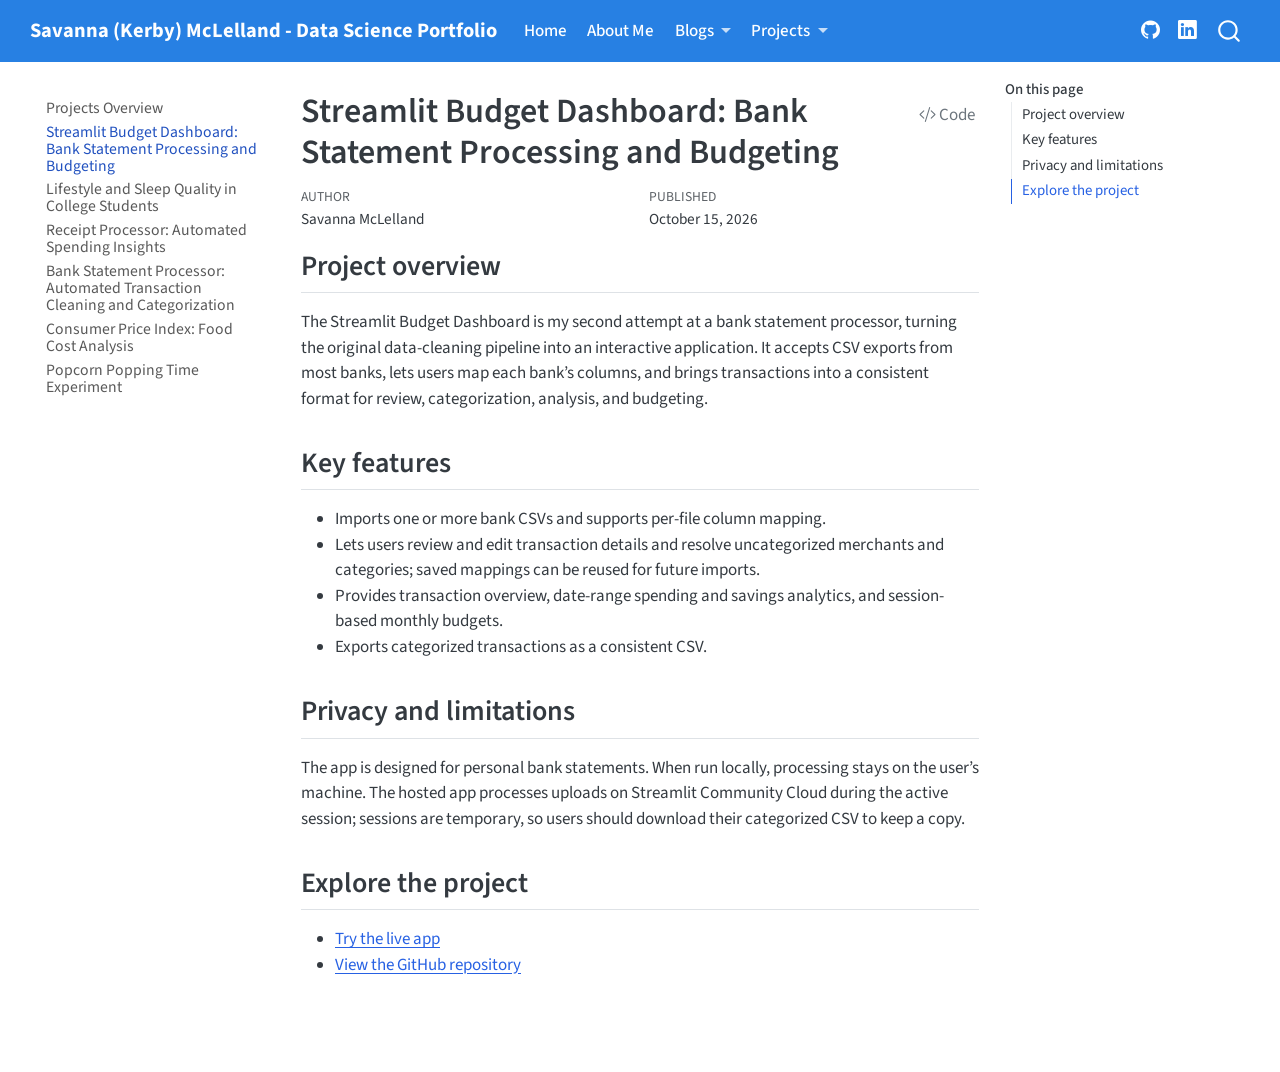
<file: docs/projects/streamlit-budget-dashboard.html>
<!DOCTYPE html>
<html xmlns="http://www.w3.org/1999/xhtml" lang="en" xml:lang="en"><head>

<meta charset="utf-8">
<meta name="generator" content="quarto-1.8.27">

<meta name="viewport" content="width=device-width, initial-scale=1.0, user-scalable=yes">

<meta name="author" content="Savanna McLelland">
<meta name="dcterms.date" content="2026-10-15">

<title>Streamlit Budget Dashboard: Bank Statement Processing and Budgeting – Savanna (Kerby) McLelland - Data Science Portfolio</title>
<style>
code{white-space: pre-wrap;}
span.smallcaps{font-variant: small-caps;}
div.columns{display: flex; gap: min(4vw, 1.5em);}
div.column{flex: auto; overflow-x: auto;}
div.hanging-indent{margin-left: 1.5em; text-indent: -1.5em;}
ul.task-list{list-style: none;}
ul.task-list li input[type="checkbox"] {
  width: 0.8em;
  margin: 0 0.8em 0.2em -1em; /* quarto-specific, see https://github.com/quarto-dev/quarto-cli/issues/4556 */ 
  vertical-align: middle;
}
/* CSS for syntax highlighting */
html { -webkit-text-size-adjust: 100%; }
pre > code.sourceCode { white-space: pre; position: relative; }
pre > code.sourceCode > span { display: inline-block; line-height: 1.25; }
pre > code.sourceCode > span:empty { height: 1.2em; }
.sourceCode { overflow: visible; }
code.sourceCode > span { color: inherit; text-decoration: inherit; }
div.sourceCode { margin: 1em 0; }
pre.sourceCode { margin: 0; }
@media screen {
div.sourceCode { overflow: auto; }
}
@media print {
pre > code.sourceCode { white-space: pre-wrap; }
pre > code.sourceCode > span { text-indent: -5em; padding-left: 5em; }
}
pre.numberSource code
  { counter-reset: source-line 0; }
pre.numberSource code > span
  { position: relative; left: -4em; counter-increment: source-line; }
pre.numberSource code > span > a:first-child::before
  { content: counter(source-line);
    position: relative; left: -1em; text-align: right; vertical-align: baseline;
    border: none; display: inline-block;
    -webkit-touch-callout: none; -webkit-user-select: none;
    -khtml-user-select: none; -moz-user-select: none;
    -ms-user-select: none; user-select: none;
    padding: 0 4px; width: 4em;
  }
pre.numberSource { margin-left: 3em;  padding-left: 4px; }
div.sourceCode
  {   }
@media screen {
pre > code.sourceCode > span > a:first-child::before { text-decoration: underline; }
}
</style>


<script src="../site_libs/quarto-nav/quarto-nav.js"></script>
<script src="../site_libs/quarto-nav/headroom.min.js"></script>
<script src="../site_libs/clipboard/clipboard.min.js"></script>
<script src="../site_libs/quarto-search/autocomplete.umd.js"></script>
<script src="../site_libs/quarto-search/fuse.min.js"></script>
<script src="../site_libs/quarto-search/quarto-search.js"></script>
<meta name="quarto:offset" content="../">
<script src="../site_libs/quarto-html/quarto.js" type="module"></script>
<script src="../site_libs/quarto-html/tabsets/tabsets.js" type="module"></script>
<script src="../site_libs/quarto-html/axe/axe-check.js" type="module"></script>
<script src="../site_libs/quarto-html/popper.min.js"></script>
<script src="../site_libs/quarto-html/tippy.umd.min.js"></script>
<script src="../site_libs/quarto-html/anchor.min.js"></script>
<link href="../site_libs/quarto-html/tippy.css" rel="stylesheet">
<link href="../site_libs/quarto-html/quarto-syntax-highlighting-ed96de9b727972fe78a7b5d16c58bf87.css" rel="stylesheet" id="quarto-text-highlighting-styles">
<script src="../site_libs/bootstrap/bootstrap.min.js"></script>
<link href="../site_libs/bootstrap/bootstrap-icons.css" rel="stylesheet">
<link href="../site_libs/bootstrap/bootstrap-029b10fc0dc652dab2ec1ac156c1a037.min.css" rel="stylesheet" append-hash="true" id="quarto-bootstrap" data-mode="light">
<script id="quarto-search-options" type="application/json">{
  "location": "navbar",
  "copy-button": false,
  "collapse-after": 3,
  "panel-placement": "end",
  "type": "overlay",
  "limit": 50,
  "keyboard-shortcut": [
    "f",
    "/",
    "s"
  ],
  "show-item-context": false,
  "language": {
    "search-no-results-text": "No results",
    "search-matching-documents-text": "matching documents",
    "search-copy-link-title": "Copy link to search",
    "search-hide-matches-text": "Hide additional matches",
    "search-more-match-text": "more match in this document",
    "search-more-matches-text": "more matches in this document",
    "search-clear-button-title": "Clear",
    "search-text-placeholder": "",
    "search-detached-cancel-button-title": "Cancel",
    "search-submit-button-title": "Submit",
    "search-label": "Search"
  }
}</script>


<link rel="stylesheet" href="../styles.css">
</head>

<body class="nav-sidebar floating nav-fixed quarto-light">

<div id="quarto-search-results"></div>
  <header id="quarto-header" class="headroom fixed-top">
    <nav class="navbar navbar-expand-lg " data-bs-theme="dark">
      <div class="navbar-container container-fluid">
      <div class="navbar-brand-container mx-auto">
    <a class="navbar-brand" href="../index.html">
    <span class="navbar-title">Savanna (Kerby) McLelland - Data Science Portfolio</span>
    </a>
  </div>
            <div id="quarto-search" class="" title="Search"></div>
          <button class="navbar-toggler" type="button" data-bs-toggle="collapse" data-bs-target="#navbarCollapse" aria-controls="navbarCollapse" role="menu" aria-expanded="false" aria-label="Toggle navigation" onclick="if (window.quartoToggleHeadroom) { window.quartoToggleHeadroom(); }">
  <span class="navbar-toggler-icon"></span>
</button>
          <div class="collapse navbar-collapse" id="navbarCollapse">
            <ul class="navbar-nav navbar-nav-scroll me-auto">
  <li class="nav-item">
    <a class="nav-link" href="../index.html"> 
<span class="menu-text">Home</span></a>
  </li>  
  <li class="nav-item">
    <a class="nav-link" href="../about.html"> 
<span class="menu-text">About Me</span></a>
  </li>  
  <li class="nav-item dropdown ">
    <a class="nav-link dropdown-toggle" href="#" id="nav-menu-blogs" role="link" data-bs-toggle="dropdown" aria-expanded="false">
 <span class="menu-text">Blogs</span>
    </a>
    <ul class="dropdown-menu" aria-labelledby="nav-menu-blogs">    
        <li>
    <a class="dropdown-item" href="../blogs/tutorial.html">
 <span class="dropdown-text">RapidFuzz in Python</span></a>
  </li>  
        <li>
    <a class="dropdown-item" href="../blogs/data-acquisition.html">
 <span class="dropdown-text">Bank Statement Processing</span></a>
  </li>  
    </ul>
  </li>
  <li class="nav-item dropdown ">
    <a class="nav-link dropdown-toggle" href="#" id="nav-menu-projects" role="link" data-bs-toggle="dropdown" aria-expanded="false">
 <span class="menu-text">Projects</span>
    </a>
    <ul class="dropdown-menu" aria-labelledby="nav-menu-projects">    
        <li>
    <a class="dropdown-item" href="../projects/index.html">
 <span class="dropdown-text">All Projects</span></a>
  </li>  
        <li><hr class="dropdown-divider"></li>
        <li>
    <a class="dropdown-item" href="../projects/streamlit-budget-dashboard.html">
 <span class="dropdown-text">Streamlit Budget Dashboard</span></a>
  </li>  
        <li>
    <a class="dropdown-item" href="../projects/sleep-quality.html">
 <span class="dropdown-text">Sleep Quality Analysis</span></a>
  </li>  
        <li>
    <a class="dropdown-item" href="../projects/receipt-processor.html">
 <span class="dropdown-text">Receipt Processor</span></a>
  </li>  
        <li>
    <a class="dropdown-item" href="../projects/bank-statement-processor.html">
 <span class="dropdown-text">Bank Statement Processor</span></a>
  </li>  
        <li>
    <a class="dropdown-item" href="../projects/cpi-food-cost-analysis.html">
 <span class="dropdown-text">CPI Food Cost Analysis</span></a>
  </li>  
        <li>
    <a class="dropdown-item" href="../projects/popcorn-experiment.html">
 <span class="dropdown-text">Popcorn Experiment</span></a>
  </li>  
    </ul>
  </li>
</ul>
            <ul class="navbar-nav navbar-nav-scroll ms-auto">
  <li class="nav-item compact">
    <a class="nav-link" href="https://github.com/Xapamma"> <i class="bi bi-github" role="img">
</i> 
<span class="menu-text"></span></a>
  </li>  
  <li class="nav-item compact">
    <a class="nav-link" href="https://www.linkedin.com/in/savanna-mclelland-8178b7206"> <i class="bi bi-linkedin" role="img">
</i> 
<span class="menu-text"></span></a>
  </li>  
</ul>
          </div> <!-- /navcollapse -->
            <div class="quarto-navbar-tools">
</div>
      </div> <!-- /container-fluid -->
    </nav>
  <nav class="quarto-secondary-nav">
    <div class="container-fluid d-flex">
      <button type="button" class="quarto-btn-toggle btn" data-bs-toggle="collapse" role="button" data-bs-target=".quarto-sidebar-collapse-item" aria-controls="quarto-sidebar" aria-expanded="false" aria-label="Toggle sidebar navigation" onclick="if (window.quartoToggleHeadroom) { window.quartoToggleHeadroom(); }">
        <i class="bi bi-layout-text-sidebar-reverse"></i>
      </button>
        <nav class="quarto-page-breadcrumbs" aria-label="breadcrumb"><ol class="breadcrumb"><li class="breadcrumb-item"><a href="../projects/streamlit-budget-dashboard.html">Streamlit Budget Dashboard: Bank Statement Processing and Budgeting</a></li></ol></nav>
        <a class="flex-grow-1" role="navigation" data-bs-toggle="collapse" data-bs-target=".quarto-sidebar-collapse-item" aria-controls="quarto-sidebar" aria-expanded="false" aria-label="Toggle sidebar navigation" onclick="if (window.quartoToggleHeadroom) { window.quartoToggleHeadroom(); }">      
        </a>
    </div>
  </nav>
</header>
<!-- content -->
<div id="quarto-content" class="quarto-container page-columns page-rows-contents page-layout-article page-navbar">
<!-- sidebar -->
  <nav id="quarto-sidebar" class="sidebar collapse collapse-horizontal quarto-sidebar-collapse-item sidebar-navigation floating overflow-auto">
    <div class="sidebar-menu-container"> 
    <ul class="list-unstyled mt-1">
        <li class="sidebar-item">
  <div class="sidebar-item-container"> 
  <a href="../projects/index.html" class="sidebar-item-text sidebar-link">
 <span class="menu-text">Projects Overview</span></a>
  </div>
</li>
        <li class="sidebar-item">
  <div class="sidebar-item-container"> 
  <a href="../projects/streamlit-budget-dashboard.html" class="sidebar-item-text sidebar-link active">
 <span class="menu-text">Streamlit Budget Dashboard: Bank Statement Processing and Budgeting</span></a>
  </div>
</li>
        <li class="sidebar-item">
  <div class="sidebar-item-container"> 
  <a href="../projects/sleep-quality.html" class="sidebar-item-text sidebar-link">
 <span class="menu-text">Lifestyle and Sleep Quality in College Students</span></a>
  </div>
</li>
        <li class="sidebar-item">
  <div class="sidebar-item-container"> 
  <a href="../projects/receipt-processor.html" class="sidebar-item-text sidebar-link">
 <span class="menu-text">Receipt Processor: Automated Spending Insights</span></a>
  </div>
</li>
        <li class="sidebar-item">
  <div class="sidebar-item-container"> 
  <a href="../projects/bank-statement-processor.html" class="sidebar-item-text sidebar-link">
 <span class="menu-text">Bank Statement Processor: Automated Transaction Cleaning and Categorization</span></a>
  </div>
</li>
        <li class="sidebar-item">
  <div class="sidebar-item-container"> 
  <a href="../projects/cpi-food-cost-analysis.html" class="sidebar-item-text sidebar-link">
 <span class="menu-text">Consumer Price Index: Food Cost Analysis</span></a>
  </div>
</li>
        <li class="sidebar-item">
  <div class="sidebar-item-container"> 
  <a href="../projects/popcorn-experiment.html" class="sidebar-item-text sidebar-link">
 <span class="menu-text">Popcorn Popping Time Experiment</span></a>
  </div>
</li>
    </ul>
    </div>
</nav>
<div id="quarto-sidebar-glass" class="quarto-sidebar-collapse-item" data-bs-toggle="collapse" data-bs-target=".quarto-sidebar-collapse-item"></div>
<!-- margin-sidebar -->
    <div id="quarto-margin-sidebar" class="sidebar margin-sidebar">
        <nav id="TOC" role="doc-toc" class="toc-active">
    <h2 id="toc-title">On this page</h2>
   
  <ul>
  <li><a href="#project-overview" id="toc-project-overview" class="nav-link active" data-scroll-target="#project-overview">Project overview</a></li>
  <li><a href="#key-features" id="toc-key-features" class="nav-link" data-scroll-target="#key-features">Key features</a></li>
  <li><a href="#privacy-and-limitations" id="toc-privacy-and-limitations" class="nav-link" data-scroll-target="#privacy-and-limitations">Privacy and limitations</a></li>
  <li><a href="#explore-the-project" id="toc-explore-the-project" class="nav-link" data-scroll-target="#explore-the-project">Explore the project</a></li>
  </ul>
</nav>
    </div>
<!-- main -->
<main class="content" id="quarto-document-content">

<header id="title-block-header" class="quarto-title-block default">
<div class="quarto-title">
<div class="quarto-title-block"><div><h1 class="title">Streamlit Budget Dashboard: Bank Statement Processing and Budgeting</h1><button type="button" class="btn code-tools-button" id="quarto-code-tools-source"><i class="bi"></i> Code</button></div></div>
</div>



<div class="quarto-title-meta">

    <div>
    <div class="quarto-title-meta-heading">Author</div>
    <div class="quarto-title-meta-contents">
             <p>Savanna McLelland </p>
          </div>
  </div>
    
    <div>
    <div class="quarto-title-meta-heading">Published</div>
    <div class="quarto-title-meta-contents">
      <p class="date">October 15, 2026</p>
    </div>
  </div>
  
    
  </div>
  


</header>


<section id="project-overview" class="level2">
<h2 class="anchored" data-anchor-id="project-overview">Project overview</h2>
<p>The Streamlit Budget Dashboard is my second attempt at a bank statement processor, turning the original data-cleaning pipeline into an interactive application. It accepts CSV exports from most banks, lets users map each bank’s columns, and brings transactions into a consistent format for review, categorization, analysis, and budgeting.</p>
</section>
<section id="key-features" class="level2">
<h2 class="anchored" data-anchor-id="key-features">Key features</h2>
<ul>
<li>Imports one or more bank CSVs and supports per-file column mapping.</li>
<li>Lets users review and edit transaction details and resolve uncategorized merchants and categories; saved mappings can be reused for future imports.</li>
<li>Provides transaction overview, date-range spending and savings analytics, and session-based monthly budgets.</li>
<li>Exports categorized transactions as a consistent CSV.</li>
</ul>
</section>
<section id="privacy-and-limitations" class="level2">
<h2 class="anchored" data-anchor-id="privacy-and-limitations">Privacy and limitations</h2>
<p>The app is designed for personal bank statements. When run locally, processing stays on the user’s machine. The hosted app processes uploads on Streamlit Community Cloud during the active session; sessions are temporary, so users should download their categorized CSV to keep a copy.</p>
</section>
<section id="explore-the-project" class="level2">
<h2 class="anchored" data-anchor-id="explore-the-project">Explore the project</h2>
<ul>
<li><a href="https://budget-dashboard-4u.streamlit.app/">Try the live app</a></li>
<li><a href="https://github.com/Xapamma/Streamlit-Budget-Dashboard">View the GitHub repository</a></li>
</ul>


<!-- -->

</section>

</main> <!-- /main -->
<script id="quarto-html-after-body" type="application/javascript">
  window.document.addEventListener("DOMContentLoaded", function (event) {
    const icon = "";
    const anchorJS = new window.AnchorJS();
    anchorJS.options = {
      placement: 'right',
      icon: icon
    };
    anchorJS.add('.anchored');
    const isCodeAnnotation = (el) => {
      for (const clz of el.classList) {
        if (clz.startsWith('code-annotation-')) {                     
          return true;
        }
      }
      return false;
    }
    const onCopySuccess = function(e) {
      // button target
      const button = e.trigger;
      // don't keep focus
      button.blur();
      // flash "checked"
      button.classList.add('code-copy-button-checked');
      var currentTitle = button.getAttribute("title");
      button.setAttribute("title", "Copied!");
      let tooltip;
      if (window.bootstrap) {
        button.setAttribute("data-bs-toggle", "tooltip");
        button.setAttribute("data-bs-placement", "left");
        button.setAttribute("data-bs-title", "Copied!");
        tooltip = new bootstrap.Tooltip(button, 
          { trigger: "manual", 
            customClass: "code-copy-button-tooltip",
            offset: [0, -8]});
        tooltip.show();    
      }
      setTimeout(function() {
        if (tooltip) {
          tooltip.hide();
          button.removeAttribute("data-bs-title");
          button.removeAttribute("data-bs-toggle");
          button.removeAttribute("data-bs-placement");
        }
        button.setAttribute("title", currentTitle);
        button.classList.remove('code-copy-button-checked');
      }, 1000);
      // clear code selection
      e.clearSelection();
    }
    const getTextToCopy = function(trigger) {
      const outerScaffold = trigger.parentElement.cloneNode(true);
      const codeEl = outerScaffold.querySelector('code');
      for (const childEl of codeEl.children) {
        if (isCodeAnnotation(childEl)) {
          childEl.remove();
        }
      }
      return codeEl.innerText;
    }
    const clipboard = new window.ClipboardJS('.code-copy-button:not([data-in-quarto-modal])', {
      text: getTextToCopy
    });
    clipboard.on('success', onCopySuccess);
    if (window.document.getElementById('quarto-embedded-source-code-modal')) {
      const clipboardModal = new window.ClipboardJS('.code-copy-button[data-in-quarto-modal]', {
        text: getTextToCopy,
        container: window.document.getElementById('quarto-embedded-source-code-modal')
      });
      clipboardModal.on('success', onCopySuccess);
    }
    const viewSource = window.document.getElementById('quarto-view-source') ||
                       window.document.getElementById('quarto-code-tools-source');
    if (viewSource) {
      const sourceUrl = viewSource.getAttribute("data-quarto-source-url");
      viewSource.addEventListener("click", function(e) {
        if (sourceUrl) {
          // rstudio viewer pane
          if (/\bcapabilities=\b/.test(window.location)) {
            window.open(sourceUrl);
          } else {
            window.location.href = sourceUrl;
          }
        } else {
          const modal = new bootstrap.Modal(document.getElementById('quarto-embedded-source-code-modal'));
          modal.show();
        }
        return false;
      });
    }
    function toggleCodeHandler(show) {
      return function(e) {
        const detailsSrc = window.document.querySelectorAll(".cell > details > .sourceCode");
        for (let i=0; i<detailsSrc.length; i++) {
          const details = detailsSrc[i].parentElement;
          if (show) {
            details.open = true;
          } else {
            details.removeAttribute("open");
          }
        }
        const cellCodeDivs = window.document.querySelectorAll(".cell > .sourceCode");
        const fromCls = show ? "hidden" : "unhidden";
        const toCls = show ? "unhidden" : "hidden";
        for (let i=0; i<cellCodeDivs.length; i++) {
          const codeDiv = cellCodeDivs[i];
          if (codeDiv.classList.contains(fromCls)) {
            codeDiv.classList.remove(fromCls);
            codeDiv.classList.add(toCls);
          } 
        }
        return false;
      }
    }
    const hideAllCode = window.document.getElementById("quarto-hide-all-code");
    if (hideAllCode) {
      hideAllCode.addEventListener("click", toggleCodeHandler(false));
    }
    const showAllCode = window.document.getElementById("quarto-show-all-code");
    if (showAllCode) {
      showAllCode.addEventListener("click", toggleCodeHandler(true));
    }
      var localhostRegex = new RegExp(/^(?:http|https):\/\/localhost\:?[0-9]*\//);
      var mailtoRegex = new RegExp(/^mailto:/);
        var filterRegex = new RegExp('/' + window.location.host + '/');
      var isInternal = (href) => {
          return filterRegex.test(href) || localhostRegex.test(href) || mailtoRegex.test(href);
      }
      // Inspect non-navigation links and adorn them if external
     var links = window.document.querySelectorAll('a[href]:not(.nav-link):not(.navbar-brand):not(.toc-action):not(.sidebar-link):not(.sidebar-item-toggle):not(.pagination-link):not(.no-external):not([aria-hidden]):not(.dropdown-item):not(.quarto-navigation-tool):not(.about-link)');
      for (var i=0; i<links.length; i++) {
        const link = links[i];
        if (!isInternal(link.href)) {
          // undo the damage that might have been done by quarto-nav.js in the case of
          // links that we want to consider external
          if (link.dataset.originalHref !== undefined) {
            link.href = link.dataset.originalHref;
          }
        }
      }
    function tippyHover(el, contentFn, onTriggerFn, onUntriggerFn) {
      const config = {
        allowHTML: true,
        maxWidth: 500,
        delay: 100,
        arrow: false,
        appendTo: function(el) {
            return el.parentElement;
        },
        interactive: true,
        interactiveBorder: 10,
        theme: 'quarto',
        placement: 'bottom-start',
      };
      if (contentFn) {
        config.content = contentFn;
      }
      if (onTriggerFn) {
        config.onTrigger = onTriggerFn;
      }
      if (onUntriggerFn) {
        config.onUntrigger = onUntriggerFn;
      }
      window.tippy(el, config); 
    }
    const noterefs = window.document.querySelectorAll('a[role="doc-noteref"]');
    for (var i=0; i<noterefs.length; i++) {
      const ref = noterefs[i];
      tippyHover(ref, function() {
        // use id or data attribute instead here
        let href = ref.getAttribute('data-footnote-href') || ref.getAttribute('href');
        try { href = new URL(href).hash; } catch {}
        const id = href.replace(/^#\/?/, "");
        const note = window.document.getElementById(id);
        if (note) {
          return note.innerHTML;
        } else {
          return "";
        }
      });
    }
    const xrefs = window.document.querySelectorAll('a.quarto-xref');
    const processXRef = (id, note) => {
      // Strip column container classes
      const stripColumnClz = (el) => {
        el.classList.remove("page-full", "page-columns");
        if (el.children) {
          for (const child of el.children) {
            stripColumnClz(child);
          }
        }
      }
      stripColumnClz(note)
      if (id === null || id.startsWith('sec-')) {
        // Special case sections, only their first couple elements
        const container = document.createElement("div");
        if (note.children && note.children.length > 2) {
          container.appendChild(note.children[0].cloneNode(true));
          for (let i = 1; i < note.children.length; i++) {
            const child = note.children[i];
            if (child.tagName === "P" && child.innerText === "") {
              continue;
            } else {
              container.appendChild(child.cloneNode(true));
              break;
            }
          }
          if (window.Quarto?.typesetMath) {
            window.Quarto.typesetMath(container);
          }
          return container.innerHTML
        } else {
          if (window.Quarto?.typesetMath) {
            window.Quarto.typesetMath(note);
          }
          return note.innerHTML;
        }
      } else {
        // Remove any anchor links if they are present
        const anchorLink = note.querySelector('a.anchorjs-link');
        if (anchorLink) {
          anchorLink.remove();
        }
        if (window.Quarto?.typesetMath) {
          window.Quarto.typesetMath(note);
        }
        if (note.classList.contains("callout")) {
          return note.outerHTML;
        } else {
          return note.innerHTML;
        }
      }
    }
    for (var i=0; i<xrefs.length; i++) {
      const xref = xrefs[i];
      tippyHover(xref, undefined, function(instance) {
        instance.disable();
        let url = xref.getAttribute('href');
        let hash = undefined; 
        if (url.startsWith('#')) {
          hash = url;
        } else {
          try { hash = new URL(url).hash; } catch {}
        }
        if (hash) {
          const id = hash.replace(/^#\/?/, "");
          const note = window.document.getElementById(id);
          if (note !== null) {
            try {
              const html = processXRef(id, note.cloneNode(true));
              instance.setContent(html);
            } finally {
              instance.enable();
              instance.show();
            }
          } else {
            // See if we can fetch this
            fetch(url.split('#')[0])
            .then(res => res.text())
            .then(html => {
              const parser = new DOMParser();
              const htmlDoc = parser.parseFromString(html, "text/html");
              const note = htmlDoc.getElementById(id);
              if (note !== null) {
                const html = processXRef(id, note);
                instance.setContent(html);
              } 
            }).finally(() => {
              instance.enable();
              instance.show();
            });
          }
        } else {
          // See if we can fetch a full url (with no hash to target)
          // This is a special case and we should probably do some content thinning / targeting
          fetch(url)
          .then(res => res.text())
          .then(html => {
            const parser = new DOMParser();
            const htmlDoc = parser.parseFromString(html, "text/html");
            const note = htmlDoc.querySelector('main.content');
            if (note !== null) {
              // This should only happen for chapter cross references
              // (since there is no id in the URL)
              // remove the first header
              if (note.children.length > 0 && note.children[0].tagName === "HEADER") {
                note.children[0].remove();
              }
              const html = processXRef(null, note);
              instance.setContent(html);
            } 
          }).finally(() => {
            instance.enable();
            instance.show();
          });
        }
      }, function(instance) {
      });
    }
        let selectedAnnoteEl;
        const selectorForAnnotation = ( cell, annotation) => {
          let cellAttr = 'data-code-cell="' + cell + '"';
          let lineAttr = 'data-code-annotation="' +  annotation + '"';
          const selector = 'span[' + cellAttr + '][' + lineAttr + ']';
          return selector;
        }
        const selectCodeLines = (annoteEl) => {
          const doc = window.document;
          const targetCell = annoteEl.getAttribute("data-target-cell");
          const targetAnnotation = annoteEl.getAttribute("data-target-annotation");
          const annoteSpan = window.document.querySelector(selectorForAnnotation(targetCell, targetAnnotation));
          const lines = annoteSpan.getAttribute("data-code-lines").split(",");
          const lineIds = lines.map((line) => {
            return targetCell + "-" + line;
          })
          let top = null;
          let height = null;
          let parent = null;
          if (lineIds.length > 0) {
              //compute the position of the single el (top and bottom and make a div)
              const el = window.document.getElementById(lineIds[0]);
              top = el.offsetTop;
              height = el.offsetHeight;
              parent = el.parentElement.parentElement;
            if (lineIds.length > 1) {
              const lastEl = window.document.getElementById(lineIds[lineIds.length - 1]);
              const bottom = lastEl.offsetTop + lastEl.offsetHeight;
              height = bottom - top;
            }
            if (top !== null && height !== null && parent !== null) {
              // cook up a div (if necessary) and position it 
              let div = window.document.getElementById("code-annotation-line-highlight");
              if (div === null) {
                div = window.document.createElement("div");
                div.setAttribute("id", "code-annotation-line-highlight");
                div.style.position = 'absolute';
                parent.appendChild(div);
              }
              div.style.top = top - 2 + "px";
              div.style.height = height + 4 + "px";
              div.style.left = 0;
              let gutterDiv = window.document.getElementById("code-annotation-line-highlight-gutter");
              if (gutterDiv === null) {
                gutterDiv = window.document.createElement("div");
                gutterDiv.setAttribute("id", "code-annotation-line-highlight-gutter");
                gutterDiv.style.position = 'absolute';
                const codeCell = window.document.getElementById(targetCell);
                const gutter = codeCell.querySelector('.code-annotation-gutter');
                gutter.appendChild(gutterDiv);
              }
              gutterDiv.style.top = top - 2 + "px";
              gutterDiv.style.height = height + 4 + "px";
            }
            selectedAnnoteEl = annoteEl;
          }
        };
        const unselectCodeLines = () => {
          const elementsIds = ["code-annotation-line-highlight", "code-annotation-line-highlight-gutter"];
          elementsIds.forEach((elId) => {
            const div = window.document.getElementById(elId);
            if (div) {
              div.remove();
            }
          });
          selectedAnnoteEl = undefined;
        };
          // Handle positioning of the toggle
      window.addEventListener(
        "resize",
        throttle(() => {
          elRect = undefined;
          if (selectedAnnoteEl) {
            selectCodeLines(selectedAnnoteEl);
          }
        }, 10)
      );
      function throttle(fn, ms) {
      let throttle = false;
      let timer;
        return (...args) => {
          if(!throttle) { // first call gets through
              fn.apply(this, args);
              throttle = true;
          } else { // all the others get throttled
              if(timer) clearTimeout(timer); // cancel #2
              timer = setTimeout(() => {
                fn.apply(this, args);
                timer = throttle = false;
              }, ms);
          }
        };
      }
        // Attach click handler to the DT
        const annoteDls = window.document.querySelectorAll('dt[data-target-cell]');
        for (const annoteDlNode of annoteDls) {
          annoteDlNode.addEventListener('click', (event) => {
            const clickedEl = event.target;
            if (clickedEl !== selectedAnnoteEl) {
              unselectCodeLines();
              const activeEl = window.document.querySelector('dt[data-target-cell].code-annotation-active');
              if (activeEl) {
                activeEl.classList.remove('code-annotation-active');
              }
              selectCodeLines(clickedEl);
              clickedEl.classList.add('code-annotation-active');
            } else {
              // Unselect the line
              unselectCodeLines();
              clickedEl.classList.remove('code-annotation-active');
            }
          });
        }
    const findCites = (el) => {
      const parentEl = el.parentElement;
      if (parentEl) {
        const cites = parentEl.dataset.cites;
        if (cites) {
          return {
            el,
            cites: cites.split(' ')
          };
        } else {
          return findCites(el.parentElement)
        }
      } else {
        return undefined;
      }
    };
    var bibliorefs = window.document.querySelectorAll('a[role="doc-biblioref"]');
    for (var i=0; i<bibliorefs.length; i++) {
      const ref = bibliorefs[i];
      const citeInfo = findCites(ref);
      if (citeInfo) {
        tippyHover(citeInfo.el, function() {
          var popup = window.document.createElement('div');
          citeInfo.cites.forEach(function(cite) {
            var citeDiv = window.document.createElement('div');
            citeDiv.classList.add('hanging-indent');
            citeDiv.classList.add('csl-entry');
            var biblioDiv = window.document.getElementById('ref-' + cite);
            if (biblioDiv) {
              citeDiv.innerHTML = biblioDiv.innerHTML;
            }
            popup.appendChild(citeDiv);
          });
          return popup.innerHTML;
        });
      }
    }
  });
  </script><div class="modal fade" id="quarto-embedded-source-code-modal" tabindex="-1" aria-labelledby="quarto-embedded-source-code-modal-label" aria-hidden="true"><div class="modal-dialog modal-dialog-scrollable"><div class="modal-content"><div class="modal-header"><h5 class="modal-title" id="quarto-embedded-source-code-modal-label">Source Code</h5><button class="btn-close" data-bs-dismiss="modal"></button></div><div class="modal-body"><div class="">
<div class="code-copy-outer-scaffold"><div class="sourceCode" id="cb1" data-shortcodes="false"><pre class="sourceCode markdown code-with-copy"><code class="sourceCode markdown"><span id="cb1-1"><a href="#cb1-1" aria-hidden="true" tabindex="-1"></a><span class="co">---</span></span>
<span id="cb1-2"><a href="#cb1-2" aria-hidden="true" tabindex="-1"></a><span class="an">title:</span><span class="co"> "Streamlit Budget Dashboard: Bank Statement Processing and Budgeting"</span></span>
<span id="cb1-3"><a href="#cb1-3" aria-hidden="true" tabindex="-1"></a><span class="an">author:</span><span class="co"> "Savanna McLelland"</span></span>
<span id="cb1-4"><a href="#cb1-4" aria-hidden="true" tabindex="-1"></a><span class="an">date:</span><span class="co"> "2026-10-15"</span></span>
<span id="cb1-5"><a href="#cb1-5" aria-hidden="true" tabindex="-1"></a><span class="an">format:</span></span>
<span id="cb1-6"><a href="#cb1-6" aria-hidden="true" tabindex="-1"></a><span class="co">  html:</span></span>
<span id="cb1-7"><a href="#cb1-7" aria-hidden="true" tabindex="-1"></a><span class="co">    toc: true</span></span>
<span id="cb1-8"><a href="#cb1-8" aria-hidden="true" tabindex="-1"></a><span class="co">---</span></span>
<span id="cb1-9"><a href="#cb1-9" aria-hidden="true" tabindex="-1"></a></span>
<span id="cb1-10"><a href="#cb1-10" aria-hidden="true" tabindex="-1"></a><span class="fu">## Project overview</span></span>
<span id="cb1-11"><a href="#cb1-11" aria-hidden="true" tabindex="-1"></a></span>
<span id="cb1-12"><a href="#cb1-12" aria-hidden="true" tabindex="-1"></a>The Streamlit Budget Dashboard is my second attempt at a bank statement</span>
<span id="cb1-13"><a href="#cb1-13" aria-hidden="true" tabindex="-1"></a>processor, turning the original data-cleaning pipeline into an interactive</span>
<span id="cb1-14"><a href="#cb1-14" aria-hidden="true" tabindex="-1"></a>application. It accepts CSV exports from most banks, lets users map each</span>
<span id="cb1-15"><a href="#cb1-15" aria-hidden="true" tabindex="-1"></a>bank's columns, and brings transactions into a consistent format for review,</span>
<span id="cb1-16"><a href="#cb1-16" aria-hidden="true" tabindex="-1"></a>categorization, analysis, and budgeting.</span>
<span id="cb1-17"><a href="#cb1-17" aria-hidden="true" tabindex="-1"></a></span>
<span id="cb1-18"><a href="#cb1-18" aria-hidden="true" tabindex="-1"></a><span class="fu">## Key features</span></span>
<span id="cb1-19"><a href="#cb1-19" aria-hidden="true" tabindex="-1"></a></span>
<span id="cb1-20"><a href="#cb1-20" aria-hidden="true" tabindex="-1"></a><span class="ss">- </span>Imports one or more bank CSVs and supports per-file column mapping.</span>
<span id="cb1-21"><a href="#cb1-21" aria-hidden="true" tabindex="-1"></a><span class="ss">- </span>Lets users review and edit transaction details and resolve uncategorized</span>
<span id="cb1-22"><a href="#cb1-22" aria-hidden="true" tabindex="-1"></a>  merchants and categories; saved mappings can be reused for future imports.</span>
<span id="cb1-23"><a href="#cb1-23" aria-hidden="true" tabindex="-1"></a><span class="ss">- </span>Provides transaction overview, date-range spending and savings analytics,</span>
<span id="cb1-24"><a href="#cb1-24" aria-hidden="true" tabindex="-1"></a>  and session-based monthly budgets.</span>
<span id="cb1-25"><a href="#cb1-25" aria-hidden="true" tabindex="-1"></a><span class="ss">- </span>Exports categorized transactions as a consistent CSV.</span>
<span id="cb1-26"><a href="#cb1-26" aria-hidden="true" tabindex="-1"></a></span>
<span id="cb1-27"><a href="#cb1-27" aria-hidden="true" tabindex="-1"></a><span class="fu">## Privacy and limitations</span></span>
<span id="cb1-28"><a href="#cb1-28" aria-hidden="true" tabindex="-1"></a></span>
<span id="cb1-29"><a href="#cb1-29" aria-hidden="true" tabindex="-1"></a>The app is designed for personal bank statements. When run locally, processing</span>
<span id="cb1-30"><a href="#cb1-30" aria-hidden="true" tabindex="-1"></a>stays on the user's machine. The hosted app processes uploads on Streamlit</span>
<span id="cb1-31"><a href="#cb1-31" aria-hidden="true" tabindex="-1"></a>Community Cloud during the active session; sessions are temporary, so users</span>
<span id="cb1-32"><a href="#cb1-32" aria-hidden="true" tabindex="-1"></a>should download their categorized CSV to keep a copy.</span>
<span id="cb1-33"><a href="#cb1-33" aria-hidden="true" tabindex="-1"></a></span>
<span id="cb1-34"><a href="#cb1-34" aria-hidden="true" tabindex="-1"></a><span class="fu">## Explore the project</span></span>
<span id="cb1-35"><a href="#cb1-35" aria-hidden="true" tabindex="-1"></a></span>
<span id="cb1-36"><a href="#cb1-36" aria-hidden="true" tabindex="-1"></a><span class="ss">- </span><span class="co">[</span><span class="ot">Try the live app</span><span class="co">](https://budget-dashboard-4u.streamlit.app/)</span></span>
<span id="cb1-37"><a href="#cb1-37" aria-hidden="true" tabindex="-1"></a><span class="ss">- </span><span class="co">[</span><span class="ot">View the GitHub repository</span><span class="co">](https://github.com/Xapamma/Streamlit-Budget-Dashboard)</span></span></code></pre></div><button title="Copy to Clipboard" class="code-copy-button" data-in-quarto-modal=""><i class="bi"></i></button></div>
</div></div></div></div></div>
</div> <!-- /content -->




</body></html>
</file>
<file: docs/site_libs/quarto-html/tippy.css>
.tippy-box[data-animation=fade][data-state=hidden]{opacity:0}[data-tippy-root]{max-width:calc(100vw - 10px)}.tippy-box{position:relative;background-color:#333;color:#fff;border-radius:4px;font-size:14px;line-height:1.4;white-space:normal;outline:0;transition-property:transform,visibility,opacity}.tippy-box[data-placement^=top]>.tippy-arrow{bottom:0}.tippy-box[data-placement^=top]>.tippy-arrow:before{bottom:-7px;left:0;border-width:8px 8px 0;border-top-color:initial;transform-origin:center top}.tippy-box[data-placement^=bottom]>.tippy-arrow{top:0}.tippy-box[data-placement^=bottom]>.tippy-arrow:before{top:-7px;left:0;border-width:0 8px 8px;border-bottom-color:initial;transform-origin:center bottom}.tippy-box[data-placement^=left]>.tippy-arrow{right:0}.tippy-box[data-placement^=left]>.tippy-arrow:before{border-width:8px 0 8px 8px;border-left-color:initial;right:-7px;transform-origin:center left}.tippy-box[data-placement^=right]>.tippy-arrow{left:0}.tippy-box[data-placement^=right]>.tippy-arrow:before{left:-7px;border-width:8px 8px 8px 0;border-right-color:initial;transform-origin:center right}.tippy-box[data-inertia][data-state=visible]{transition-timing-function:cubic-bezier(.54,1.5,.38,1.11)}.tippy-arrow{width:16px;height:16px;color:#333}.tippy-arrow:before{content:"";position:absolute;border-color:transparent;border-style:solid}.tippy-content{position:relative;padding:5px 9px;z-index:1}
</file>
<file: docs/site_libs/quarto-html/quarto-syntax-highlighting-ed96de9b727972fe78a7b5d16c58bf87.css>
/* quarto syntax highlight colors */
:root {
  --quarto-hl-ot-color: #003B4F;
  --quarto-hl-at-color: #657422;
  --quarto-hl-ss-color: #20794D;
  --quarto-hl-an-color: #5E5E5E;
  --quarto-hl-fu-color: #4758AB;
  --quarto-hl-st-color: #20794D;
  --quarto-hl-cf-color: #003B4F;
  --quarto-hl-op-color: #5E5E5E;
  --quarto-hl-er-color: #AD0000;
  --quarto-hl-bn-color: #AD0000;
  --quarto-hl-al-color: #AD0000;
  --quarto-hl-va-color: #111111;
  --quarto-hl-bu-color: inherit;
  --quarto-hl-ex-color: inherit;
  --quarto-hl-pp-color: #AD0000;
  --quarto-hl-in-color: #5E5E5E;
  --quarto-hl-vs-color: #20794D;
  --quarto-hl-wa-color: #5E5E5E;
  --quarto-hl-do-color: #5E5E5E;
  --quarto-hl-im-color: #00769E;
  --quarto-hl-ch-color: #20794D;
  --quarto-hl-dt-color: #AD0000;
  --quarto-hl-fl-color: #AD0000;
  --quarto-hl-co-color: #5E5E5E;
  --quarto-hl-cv-color: #5E5E5E;
  --quarto-hl-cn-color: #8f5902;
  --quarto-hl-sc-color: #5E5E5E;
  --quarto-hl-dv-color: #AD0000;
  --quarto-hl-kw-color: #003B4F;
}

/* other quarto variables */
:root {
  --quarto-font-monospace: SFMono-Regular, Menlo, Monaco, Consolas, "Liberation Mono", "Courier New", monospace;
}

/* syntax highlight based on Pandoc's rules */
pre > code.sourceCode > span {
  color: #003B4F;
}

code.sourceCode > span {
  color: #003B4F;
}

div.sourceCode,
div.sourceCode pre.sourceCode {
  color: #003B4F;
}

/* Normal */
code span {
  color: #003B4F;
}

/* Alert */
code span.al {
  color: #AD0000;
  font-style: inherit;
}

/* Annotation */
code span.an {
  color: #5E5E5E;
  font-style: inherit;
}

/* Attribute */
code span.at {
  color: #657422;
  font-style: inherit;
}

/* BaseN */
code span.bn {
  color: #AD0000;
  font-style: inherit;
}

/* BuiltIn */
code span.bu {
  font-style: inherit;
}

/* ControlFlow */
code span.cf {
  color: #003B4F;
  font-weight: bold;
  font-style: inherit;
}

/* Char */
code span.ch {
  color: #20794D;
  font-style: inherit;
}

/* Constant */
code span.cn {
  color: #8f5902;
  font-style: inherit;
}

/* Comment */
code span.co {
  color: #5E5E5E;
  font-style: inherit;
}

/* CommentVar */
code span.cv {
  color: #5E5E5E;
  font-style: italic;
}

/* Documentation */
code span.do {
  color: #5E5E5E;
  font-style: italic;
}

/* DataType */
code span.dt {
  color: #AD0000;
  font-style: inherit;
}

/* DecVal */
code span.dv {
  color: #AD0000;
  font-style: inherit;
}

/* Error */
code span.er {
  color: #AD0000;
  font-style: inherit;
}

/* Extension */
code span.ex {
  font-style: inherit;
}

/* Float */
code span.fl {
  color: #AD0000;
  font-style: inherit;
}

/* Function */
code span.fu {
  color: #4758AB;
  font-style: inherit;
}

/* Import */
code span.im {
  color: #00769E;
  font-style: inherit;
}

/* Information */
code span.in {
  color: #5E5E5E;
  font-style: inherit;
}

/* Keyword */
code span.kw {
  color: #003B4F;
  font-weight: bold;
  font-style: inherit;
}

/* Operator */
code span.op {
  color: #5E5E5E;
  font-style: inherit;
}

/* Other */
code span.ot {
  color: #003B4F;
  font-style: inherit;
}

/* Preprocessor */
code span.pp {
  color: #AD0000;
  font-style: inherit;
}

/* SpecialChar */
code span.sc {
  color: #5E5E5E;
  font-style: inherit;
}

/* SpecialString */
code span.ss {
  color: #20794D;
  font-style: inherit;
}

/* String */
code span.st {
  color: #20794D;
  font-style: inherit;
}

/* Variable */
code span.va {
  color: #111111;
  font-style: inherit;
}

/* VerbatimString */
code span.vs {
  color: #20794D;
  font-style: inherit;
}

/* Warning */
code span.wa {
  color: #5E5E5E;
  font-style: italic;
}

.prevent-inlining {
  content: "</";
}

/*# sourceMappingURL=0920dd6d7437995b8cdf7429764427b1.css.map */
</file>
<file: docs/styles.css>
/* Custom CSS for the portfolio site */

/* Color scheme - customize these to match your preferences */
:root {
  --primary-color: #2E86AB;
  --secondary-color: #A23B72;
  --accent-color: #F18F01;
  --text-color: #333;
  --light-gray: #f8f9fa;
  --border-color: #dee2e6;
}

/* Navigation customizations */
.navbar-brand {
  font-weight: bold;
  font-size: 1.2rem;
}

.navbar-nav .nav-link {
  font-weight: 500;
}

/* Homepage customizations */
.hero-section {
  padding: 3rem 0;
  background: linear-gradient(135deg, var(--primary-color) 0%, var(--secondary-color) 100%);
  color: white;
  margin-bottom: 2rem;
}

/* Project cards */
.project-card {
  border: 1px solid var(--border-color);
  border-radius: 8px;
  padding: 1.5rem;
  margin-bottom: 1.5rem;
  transition: box-shadow 0.3s ease;
}

.project-card:hover {
  box-shadow: 0 4px 8px rgba(0,0,0,0.1);
}

.project-card h3 {
  color: var(--primary-color);
  margin-bottom: 1rem;
}

/* Skills section */
.skills-grid {
  display: grid;
  grid-template-columns: repeat(auto-fit, minmax(200px, 1fr));
  gap: 1rem;
  margin: 2rem 0;
}

.skill-category {
  background: var(--light-gray);
  padding: 1rem;
  border-radius: 8px;
  border-left: 4px solid var(--primary-color);
}

.skill-category h4 {
  color: var(--primary-color);
  margin-bottom: 0.5rem;
}

/* Code blocks */
.sourceCode {
  border-radius: 6px;
  border: 1px solid var(--border-color);
}

/* Figures and plots */
.figure {
  text-align: center;
  margin: 2rem 0;
}

.figure img {
  max-width: 100%;
  height: auto;
  border-radius: 6px;
  box-shadow: 0 2px 4px rgba(0,0,0,0.1);
}

.figure-caption {
  font-style: italic;
  color: #666;
  margin-top: 0.5rem;
}

/* Tables */
.table {
  margin: 1.5rem 0;
}

.table th {
  background-color: var(--primary-color);
  color: white;
  border: none;
}

/* Callout boxes */
.callout {
  margin: 1.5rem 0;
  padding: 1rem;
  border-radius: 6px;
  border-left: 4px solid var(--accent-color);
  background-color: var(--light-gray);
}

.callout-title {
  font-weight: bold;
  color: var(--accent-color);
  margin-bottom: 0.5rem;
}

/* Footer */
.footer {
  margin-top: 3rem;
  padding: 2rem 0;
  border-top: 1px solid var(--border-color);
  text-align: center;
  color: #666;
}

/* Responsive adjustments */
@media (max-width: 768px) {
  .hero-section {
    padding: 2rem 0;
  }
  
  .skills-grid {
    grid-template-columns: 1fr;
  }
}

/* Print styles */
@media print {
  .navbar, .footer {
    display: none;
  }
  
  .main-content {
    margin: 0;
    padding: 0;
  }
}
</file>
<file: docs/site_libs/quarto-html/quarto-syntax-highlighting-587c61ba64f3a5504c4d52d930310e48.css>
/* quarto syntax highlight colors */
:root {
  --quarto-hl-ot-color: #003B4F;
  --quarto-hl-at-color: #657422;
  --quarto-hl-ss-color: #20794D;
  --quarto-hl-an-color: #5E5E5E;
  --quarto-hl-fu-color: #4758AB;
  --quarto-hl-st-color: #20794D;
  --quarto-hl-cf-color: #003B4F;
  --quarto-hl-op-color: #5E5E5E;
  --quarto-hl-er-color: #AD0000;
  --quarto-hl-bn-color: #AD0000;
  --quarto-hl-al-color: #AD0000;
  --quarto-hl-va-color: #111111;
  --quarto-hl-bu-color: inherit;
  --quarto-hl-ex-color: inherit;
  --quarto-hl-pp-color: #AD0000;
  --quarto-hl-in-color: #5E5E5E;
  --quarto-hl-vs-color: #20794D;
  --quarto-hl-wa-color: #5E5E5E;
  --quarto-hl-do-color: #5E5E5E;
  --quarto-hl-im-color: #00769E;
  --quarto-hl-ch-color: #20794D;
  --quarto-hl-dt-color: #AD0000;
  --quarto-hl-fl-color: #AD0000;
  --quarto-hl-co-color: #5E5E5E;
  --quarto-hl-cv-color: #5E5E5E;
  --quarto-hl-cn-color: #8f5902;
  --quarto-hl-sc-color: #5E5E5E;
  --quarto-hl-dv-color: #AD0000;
  --quarto-hl-kw-color: #003B4F;
}

/* other quarto variables */
:root {
  --quarto-font-monospace: SFMono-Regular, Menlo, Monaco, Consolas, "Liberation Mono", "Courier New", monospace;
}

/* syntax highlight based on Pandoc's rules */
pre > code.sourceCode > span {
  color: #003B4F;
}

code.sourceCode > span {
  color: #003B4F;
}

div.sourceCode,
div.sourceCode pre.sourceCode {
  color: #003B4F;
}

/* Normal */
code span {
  color: #003B4F;
}

/* Alert */
code span.al {
  color: #AD0000;
  font-style: inherit;
}

/* Annotation */
code span.an {
  color: #5E5E5E;
  font-style: inherit;
}

/* Attribute */
code span.at {
  color: #657422;
  font-style: inherit;
}

/* BaseN */
code span.bn {
  color: #AD0000;
  font-style: inherit;
}

/* BuiltIn */
code span.bu {
  font-style: inherit;
}

/* ControlFlow */
code span.cf {
  color: #003B4F;
  font-weight: bold;
  font-style: inherit;
}

/* Char */
code span.ch {
  color: #20794D;
  font-style: inherit;
}

/* Constant */
code span.cn {
  color: #8f5902;
  font-style: inherit;
}

/* Comment */
code span.co {
  color: #5E5E5E;
  font-style: inherit;
}

/* CommentVar */
code span.cv {
  color: #5E5E5E;
  font-style: italic;
}

/* Documentation */
code span.do {
  color: #5E5E5E;
  font-style: italic;
}

/* DataType */
code span.dt {
  color: #AD0000;
  font-style: inherit;
}

/* DecVal */
code span.dv {
  color: #AD0000;
  font-style: inherit;
}

/* Error */
code span.er {
  color: #AD0000;
  font-style: inherit;
}

/* Extension */
code span.ex {
  font-style: inherit;
}

/* Float */
code span.fl {
  color: #AD0000;
  font-style: inherit;
}

/* Function */
code span.fu {
  color: #4758AB;
  font-style: inherit;
}

/* Import */
code span.im {
  color: #00769E;
  font-style: inherit;
}

/* Information */
code span.in {
  color: #5E5E5E;
  font-style: inherit;
}

/* Keyword */
code span.kw {
  color: #003B4F;
  font-weight: bold;
  font-style: inherit;
}

/* Operator */
code span.op {
  color: #5E5E5E;
  font-style: inherit;
}

/* Other */
code span.ot {
  color: #003B4F;
  font-style: inherit;
}

/* Preprocessor */
code span.pp {
  color: #AD0000;
  font-style: inherit;
}

/* SpecialChar */
code span.sc {
  color: #5E5E5E;
  font-style: inherit;
}

/* SpecialString */
code span.ss {
  color: #20794D;
  font-style: inherit;
}

/* String */
code span.st {
  color: #20794D;
  font-style: inherit;
}

/* Variable */
code span.va {
  color: #111111;
  font-style: inherit;
}

/* VerbatimString */
code span.vs {
  color: #20794D;
  font-style: inherit;
}

/* Warning */
code span.wa {
  color: #5E5E5E;
  font-style: italic;
}

.prevent-inlining {
  content: "</";
}

/*# sourceMappingURL=2dce1cc6c82594539e1579de68416b47.css.map */
</file>
